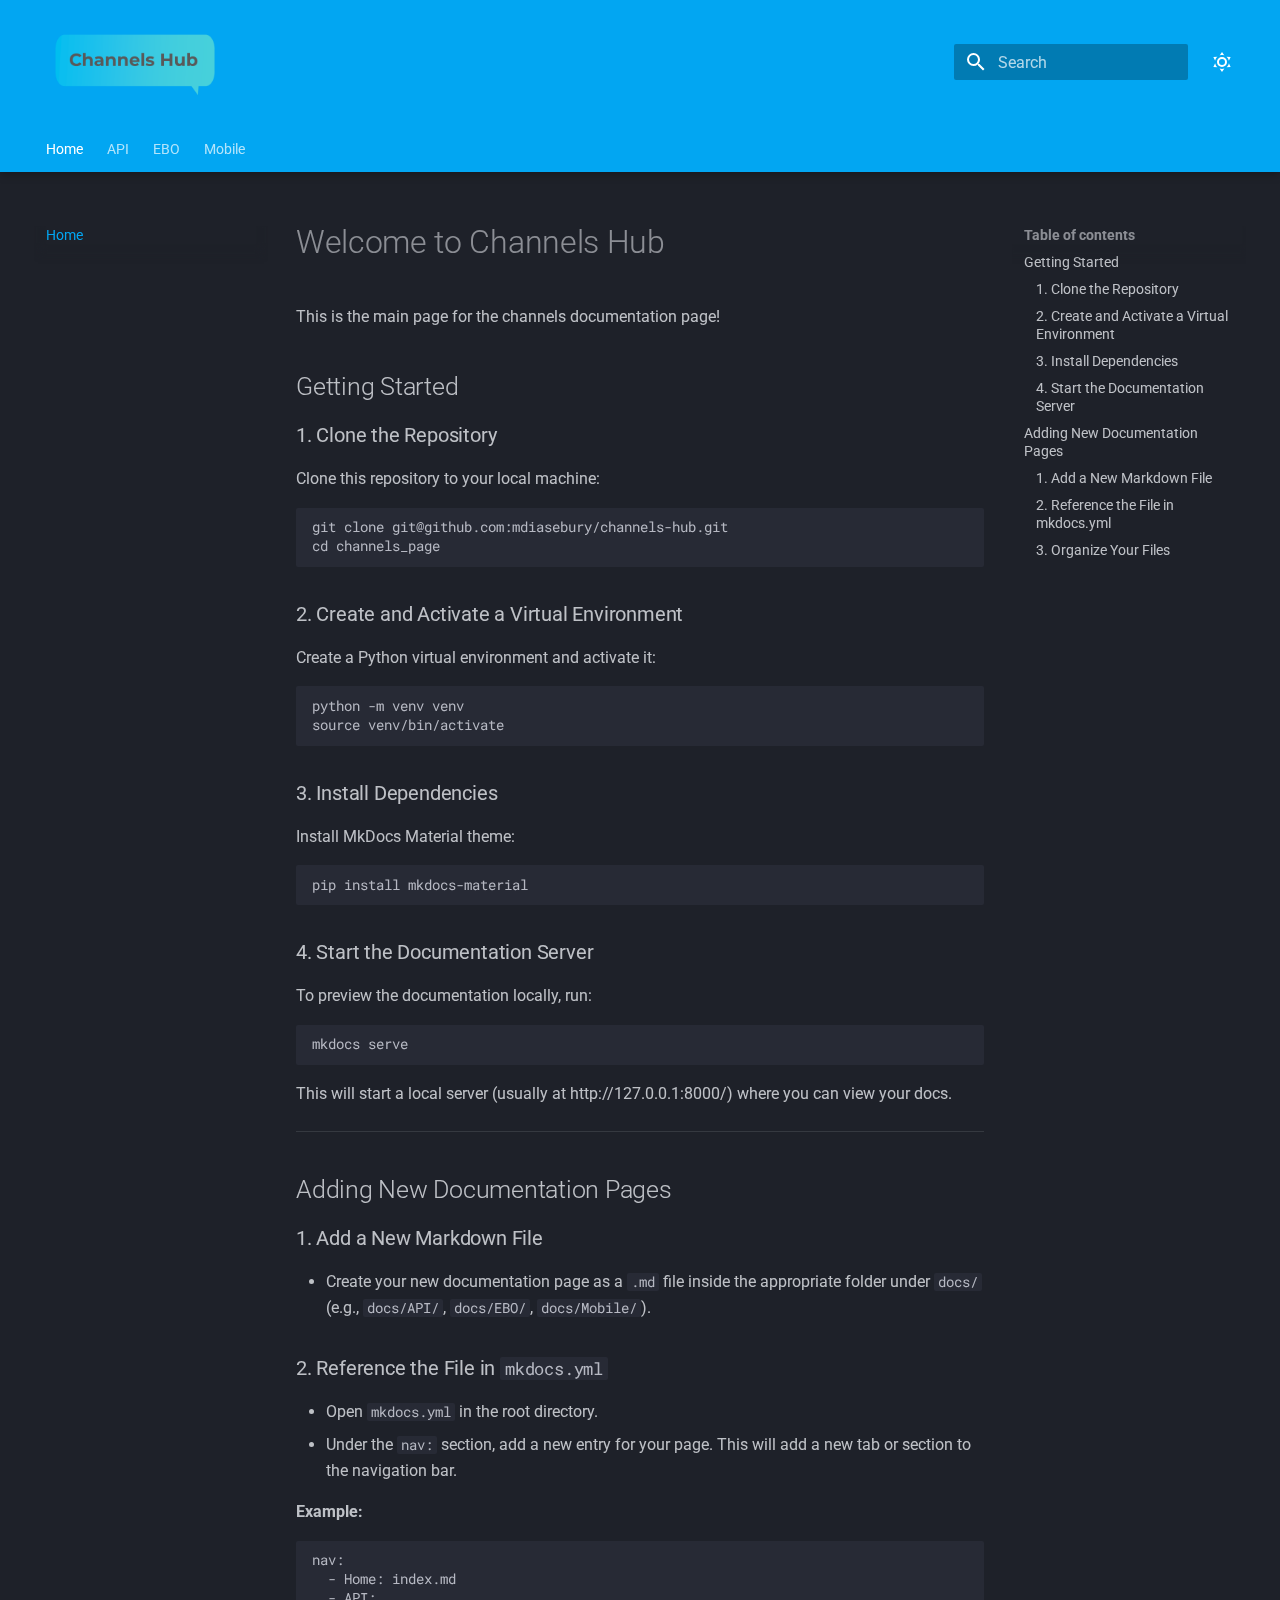
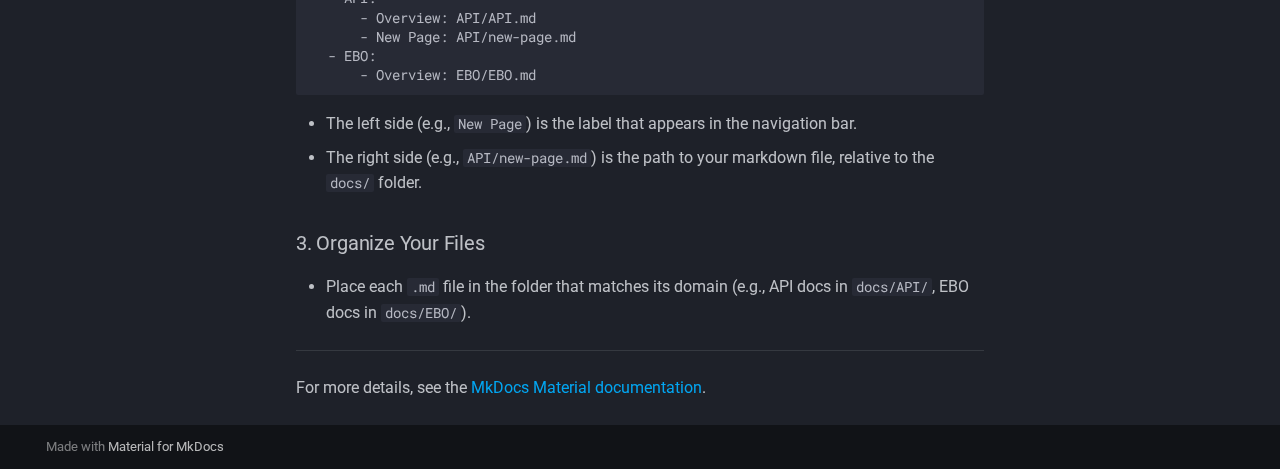
<file: index.html>
<!doctype html>
<html lang="en" class="no-js">
  <head>
    
      <meta charset="utf-8">
      <meta name="viewport" content="width=device-width,initial-scale=1">
      
      
      
        <link rel="canonical" href="https://channels.readthedocs.io/">
      
      
      
        <link rel="next" href="API/API/">
      
      
      <link rel="icon" href="assets/images/favicon.png">
      <meta name="generator" content="mkdocs-1.6.1, mkdocs-material-9.6.17">
    
    
      
        <title>Channels Hub</title>
      
    
    
      <link rel="stylesheet" href="assets/stylesheets/main.7e37652d.min.css">
      
        
        <link rel="stylesheet" href="assets/stylesheets/palette.06af60db.min.css">
      
      


    
    
      
    
    
      
        
        
        <link rel="preconnect" href="https://fonts.gstatic.com" crossorigin>
        <link rel="stylesheet" href="https://fonts.googleapis.com/css?family=Roboto:300,300i,400,400i,700,700i%7CRoboto+Mono:400,400i,700,700i&display=fallback">
        <style>:root{--md-text-font:"Roboto";--md-code-font:"Roboto Mono"}</style>
      
    
    
      <link rel="stylesheet" href="assets/custom.css">
    
    <script>__md_scope=new URL(".",location),__md_hash=e=>[...e].reduce(((e,_)=>(e<<5)-e+_.charCodeAt(0)),0),__md_get=(e,_=localStorage,t=__md_scope)=>JSON.parse(_.getItem(t.pathname+"."+e)),__md_set=(e,_,t=localStorage,a=__md_scope)=>{try{t.setItem(a.pathname+"."+e,JSON.stringify(_))}catch(e){}}</script>
    
      

    
    
    
  </head>
  
  
    
    
      
    
    
    
    
    <body dir="ltr" data-md-color-scheme="slate" data-md-color-primary="light-blue" data-md-color-accent="deep-purple">
  
    
    <input class="md-toggle" data-md-toggle="drawer" type="checkbox" id="__drawer" autocomplete="off">
    <input class="md-toggle" data-md-toggle="search" type="checkbox" id="__search" autocomplete="off">
    <label class="md-overlay" for="__drawer"></label>
    <div data-md-component="skip">
      
        
        <a href="#welcome-to-channels-hub" class="md-skip">
          Skip to content
        </a>
      
    </div>
    <div data-md-component="announce">
      
    </div>
    
    
      

  

<header class="md-header md-header--shadow md-header--lifted" data-md-component="header">
  <nav class="md-header__inner md-grid" aria-label="Header">
    <a href="." title="Channels Hub" class="md-header__button md-logo" aria-label="Channels Hub" data-md-component="logo">
      
  <img src="assets/CHANNELS.png" alt="logo">

    </a>
    <label class="md-header__button md-icon" for="__drawer">
      
      <svg xmlns="http://www.w3.org/2000/svg" viewBox="0 0 24 24"><path d="M3 6h18v2H3zm0 5h18v2H3zm0 5h18v2H3z"/></svg>
    </label>
    <div class="md-header__title" data-md-component="header-title">
      <div class="md-header__ellipsis">
        <div class="md-header__topic">
          <span class="md-ellipsis">
            Channels Hub
          </span>
        </div>
        <div class="md-header__topic" data-md-component="header-topic">
          <span class="md-ellipsis">
            
              Home
            
          </span>
        </div>
      </div>
    </div>
    
      
        <form class="md-header__option" data-md-component="palette">
  
    
    
    
    <input class="md-option" data-md-color-media="" data-md-color-scheme="slate" data-md-color-primary="light-blue" data-md-color-accent="deep-purple"  aria-label="Dark mode"  type="radio" name="__palette" id="__palette_0">
    
      <label class="md-header__button md-icon" title="Dark mode" for="__palette_1" hidden>
        <svg xmlns="http://www.w3.org/2000/svg" viewBox="0 0 24 24"><path d="M12 7a5 5 0 0 1 5 5 5 5 0 0 1-5 5 5 5 0 0 1-5-5 5 5 0 0 1 5-5m0 2a3 3 0 0 0-3 3 3 3 0 0 0 3 3 3 3 0 0 0 3-3 3 3 0 0 0-3-3m0-7 2.39 3.42C13.65 5.15 12.84 5 12 5s-1.65.15-2.39.42zM3.34 7l4.16-.35A7.2 7.2 0 0 0 5.94 8.5c-.44.74-.69 1.5-.83 2.29zm.02 10 1.76-3.77a7.131 7.131 0 0 0 2.38 4.14zM20.65 7l-1.77 3.79a7.02 7.02 0 0 0-2.38-4.15zm-.01 10-4.14.36c.59-.51 1.12-1.14 1.54-1.86.42-.73.69-1.5.83-2.29zM12 22l-2.41-3.44c.74.27 1.55.44 2.41.44.82 0 1.63-.17 2.37-.44z"/></svg>
      </label>
    
  
    
    
    
    <input class="md-option" data-md-color-media="" data-md-color-scheme="default" data-md-color-primary="light-blue" data-md-color-accent="deep-orange"  aria-label="Light mode"  type="radio" name="__palette" id="__palette_1">
    
      <label class="md-header__button md-icon" title="Light mode" for="__palette_0" hidden>
        <svg xmlns="http://www.w3.org/2000/svg" viewBox="0 0 24 24"><path d="m17.75 4.09-2.53 1.94.91 3.06-2.63-1.81-2.63 1.81.91-3.06-2.53-1.94L12.44 4l1.06-3 1.06 3zm3.5 6.91-1.64 1.25.59 1.98-1.7-1.17-1.7 1.17.59-1.98L15.75 11l2.06-.05L18.5 9l.69 1.95zm-2.28 4.95c.83-.08 1.72 1.1 1.19 1.85-.32.45-.66.87-1.08 1.27C15.17 23 8.84 23 4.94 19.07c-3.91-3.9-3.91-10.24 0-14.14.4-.4.82-.76 1.27-1.08.75-.53 1.93.36 1.85 1.19-.27 2.86.69 5.83 2.89 8.02a9.96 9.96 0 0 0 8.02 2.89m-1.64 2.02a12.08 12.08 0 0 1-7.8-3.47c-2.17-2.19-3.33-5-3.49-7.82-2.81 3.14-2.7 7.96.31 10.98 3.02 3.01 7.84 3.12 10.98.31"/></svg>
      </label>
    
  
</form>
      
    
    
      <script>var palette=__md_get("__palette");if(palette&&palette.color){if("(prefers-color-scheme)"===palette.color.media){var media=matchMedia("(prefers-color-scheme: light)"),input=document.querySelector(media.matches?"[data-md-color-media='(prefers-color-scheme: light)']":"[data-md-color-media='(prefers-color-scheme: dark)']");palette.color.media=input.getAttribute("data-md-color-media"),palette.color.scheme=input.getAttribute("data-md-color-scheme"),palette.color.primary=input.getAttribute("data-md-color-primary"),palette.color.accent=input.getAttribute("data-md-color-accent")}for(var[key,value]of Object.entries(palette.color))document.body.setAttribute("data-md-color-"+key,value)}</script>
    
    
    
      
      
        <label class="md-header__button md-icon" for="__search">
          
          <svg xmlns="http://www.w3.org/2000/svg" viewBox="0 0 24 24"><path d="M9.5 3A6.5 6.5 0 0 1 16 9.5c0 1.61-.59 3.09-1.56 4.23l.27.27h.79l5 5-1.5 1.5-5-5v-.79l-.27-.27A6.52 6.52 0 0 1 9.5 16 6.5 6.5 0 0 1 3 9.5 6.5 6.5 0 0 1 9.5 3m0 2C7 5 5 7 5 9.5S7 14 9.5 14 14 12 14 9.5 12 5 9.5 5"/></svg>
        </label>
        <div class="md-search" data-md-component="search" role="dialog">
  <label class="md-search__overlay" for="__search"></label>
  <div class="md-search__inner" role="search">
    <form class="md-search__form" name="search">
      <input type="text" class="md-search__input" name="query" aria-label="Search" placeholder="Search" autocapitalize="off" autocorrect="off" autocomplete="off" spellcheck="false" data-md-component="search-query" required>
      <label class="md-search__icon md-icon" for="__search">
        
        <svg xmlns="http://www.w3.org/2000/svg" viewBox="0 0 24 24"><path d="M9.5 3A6.5 6.5 0 0 1 16 9.5c0 1.61-.59 3.09-1.56 4.23l.27.27h.79l5 5-1.5 1.5-5-5v-.79l-.27-.27A6.52 6.52 0 0 1 9.5 16 6.5 6.5 0 0 1 3 9.5 6.5 6.5 0 0 1 9.5 3m0 2C7 5 5 7 5 9.5S7 14 9.5 14 14 12 14 9.5 12 5 9.5 5"/></svg>
        
        <svg xmlns="http://www.w3.org/2000/svg" viewBox="0 0 24 24"><path d="M20 11v2H8l5.5 5.5-1.42 1.42L4.16 12l7.92-7.92L13.5 5.5 8 11z"/></svg>
      </label>
      <nav class="md-search__options" aria-label="Search">
        
        <button type="reset" class="md-search__icon md-icon" title="Clear" aria-label="Clear" tabindex="-1">
          
          <svg xmlns="http://www.w3.org/2000/svg" viewBox="0 0 24 24"><path d="M19 6.41 17.59 5 12 10.59 6.41 5 5 6.41 10.59 12 5 17.59 6.41 19 12 13.41 17.59 19 19 17.59 13.41 12z"/></svg>
        </button>
      </nav>
      
    </form>
    <div class="md-search__output">
      <div class="md-search__scrollwrap" tabindex="0" data-md-scrollfix>
        <div class="md-search-result" data-md-component="search-result">
          <div class="md-search-result__meta">
            Initializing search
          </div>
          <ol class="md-search-result__list" role="presentation"></ol>
        </div>
      </div>
    </div>
  </div>
</div>
      
    
    
  </nav>
  
    
      
<nav class="md-tabs" aria-label="Tabs" data-md-component="tabs">
  <div class="md-grid">
    <ul class="md-tabs__list">
      
        
  
  
  
    
  
  
    <li class="md-tabs__item md-tabs__item--active">
      <a href="." class="md-tabs__link">
        
  
  
    
  
  Home

      </a>
    </li>
  

      
        
  
  
  
  
    
    
      <li class="md-tabs__item">
        <a href="API/API/" class="md-tabs__link">
          
  
  
  API

        </a>
      </li>
    
  

      
        
  
  
  
  
    
    
      <li class="md-tabs__item">
        <a href="EBO/EBO/" class="md-tabs__link">
          
  
  
  EBO

        </a>
      </li>
    
  

      
        
  
  
  
  
    
    
      <li class="md-tabs__item">
        <a href="Mobile/Mobile/" class="md-tabs__link">
          
  
  
  Mobile

        </a>
      </li>
    
  

      
    </ul>
  </div>
</nav>
    
  
</header>
    
    <div class="md-container" data-md-component="container">
      
      
        
      
      <main class="md-main" data-md-component="main">
        <div class="md-main__inner md-grid">
          
            
              
              <div class="md-sidebar md-sidebar--primary" data-md-component="sidebar" data-md-type="navigation" >
                <div class="md-sidebar__scrollwrap">
                  <div class="md-sidebar__inner">
                    


  


<nav class="md-nav md-nav--primary md-nav--lifted" aria-label="Navigation" data-md-level="0">
  <label class="md-nav__title" for="__drawer">
    <a href="." title="Channels Hub" class="md-nav__button md-logo" aria-label="Channels Hub" data-md-component="logo">
      
  <img src="assets/CHANNELS.png" alt="logo">

    </a>
    Channels Hub
  </label>
  
  <ul class="md-nav__list" data-md-scrollfix>
    
      
      
  
  
    
  
  
  
    <li class="md-nav__item md-nav__item--active">
      
      <input class="md-nav__toggle md-toggle" type="checkbox" id="__toc">
      
      
        
      
      
        <label class="md-nav__link md-nav__link--active" for="__toc">
          
  
  
  <span class="md-ellipsis">
    Home
    
  </span>
  

          <span class="md-nav__icon md-icon"></span>
        </label>
      
      <a href="." class="md-nav__link md-nav__link--active">
        
  
  
  <span class="md-ellipsis">
    Home
    
  </span>
  

      </a>
      
        

<nav class="md-nav md-nav--secondary" aria-label="Table of contents">
  
  
  
    
  
  
    <label class="md-nav__title" for="__toc">
      <span class="md-nav__icon md-icon"></span>
      Table of contents
    </label>
    <ul class="md-nav__list" data-md-component="toc" data-md-scrollfix>
      
        <li class="md-nav__item">
  <a href="#getting-started" class="md-nav__link">
    <span class="md-ellipsis">
      Getting Started
    </span>
  </a>
  
    <nav class="md-nav" aria-label="Getting Started">
      <ul class="md-nav__list">
        
          <li class="md-nav__item">
  <a href="#1-clone-the-repository" class="md-nav__link">
    <span class="md-ellipsis">
      1. Clone the Repository
    </span>
  </a>
  
</li>
        
          <li class="md-nav__item">
  <a href="#2-create-and-activate-a-virtual-environment" class="md-nav__link">
    <span class="md-ellipsis">
      2. Create and Activate a Virtual Environment
    </span>
  </a>
  
</li>
        
          <li class="md-nav__item">
  <a href="#3-install-dependencies" class="md-nav__link">
    <span class="md-ellipsis">
      3. Install Dependencies
    </span>
  </a>
  
</li>
        
          <li class="md-nav__item">
  <a href="#4-start-the-documentation-server" class="md-nav__link">
    <span class="md-ellipsis">
      4. Start the Documentation Server
    </span>
  </a>
  
</li>
        
      </ul>
    </nav>
  
</li>
      
        <li class="md-nav__item">
  <a href="#adding-new-documentation-pages" class="md-nav__link">
    <span class="md-ellipsis">
      Adding New Documentation Pages
    </span>
  </a>
  
    <nav class="md-nav" aria-label="Adding New Documentation Pages">
      <ul class="md-nav__list">
        
          <li class="md-nav__item">
  <a href="#1-add-a-new-markdown-file" class="md-nav__link">
    <span class="md-ellipsis">
      1. Add a New Markdown File
    </span>
  </a>
  
</li>
        
          <li class="md-nav__item">
  <a href="#2-reference-the-file-in-mkdocsyml" class="md-nav__link">
    <span class="md-ellipsis">
      2. Reference the File in mkdocs.yml
    </span>
  </a>
  
</li>
        
          <li class="md-nav__item">
  <a href="#3-organize-your-files" class="md-nav__link">
    <span class="md-ellipsis">
      3. Organize Your Files
    </span>
  </a>
  
</li>
        
      </ul>
    </nav>
  
</li>
      
    </ul>
  
</nav>
      
    </li>
  

    
      
      
  
  
  
  
    
    
    
    
      
      
        
      
    
    
    <li class="md-nav__item md-nav__item--nested">
      
        
        
          
        
        <input class="md-nav__toggle md-toggle md-toggle--indeterminate" type="checkbox" id="__nav_2" >
        
          
          <label class="md-nav__link" for="__nav_2" id="__nav_2_label" tabindex="0">
            
  
  
  <span class="md-ellipsis">
    API
    
  </span>
  

            <span class="md-nav__icon md-icon"></span>
          </label>
        
        <nav class="md-nav" data-md-level="1" aria-labelledby="__nav_2_label" aria-expanded="false">
          <label class="md-nav__title" for="__nav_2">
            <span class="md-nav__icon md-icon"></span>
            API
          </label>
          <ul class="md-nav__list" data-md-scrollfix>
            
              
                
  
  
  
  
    <li class="md-nav__item">
      <a href="API/API/" class="md-nav__link">
        
  
  
  <span class="md-ellipsis">
    Overview
    
  </span>
  

      </a>
    </li>
  

              
            
              
                
  
  
  
  
    <li class="md-nav__item">
      <a href="API/api-endpoints/" class="md-nav__link">
        
  
  
  <span class="md-ellipsis">
    Endpoints
    
  </span>
  

      </a>
    </li>
  

              
            
              
                
  
  
  
  
    <li class="md-nav__item">
      <a href="API/api-auth/" class="md-nav__link">
        
  
  
  <span class="md-ellipsis">
    Authentication
    
  </span>
  

      </a>
    </li>
  

              
            
          </ul>
        </nav>
      
    </li>
  

    
      
      
  
  
  
  
    
    
    
    
      
      
        
      
    
    
    <li class="md-nav__item md-nav__item--nested">
      
        
        
          
        
        <input class="md-nav__toggle md-toggle md-toggle--indeterminate" type="checkbox" id="__nav_3" >
        
          
          <label class="md-nav__link" for="__nav_3" id="__nav_3_label" tabindex="0">
            
  
  
  <span class="md-ellipsis">
    EBO
    
  </span>
  

            <span class="md-nav__icon md-icon"></span>
          </label>
        
        <nav class="md-nav" data-md-level="1" aria-labelledby="__nav_3_label" aria-expanded="false">
          <label class="md-nav__title" for="__nav_3">
            <span class="md-nav__icon md-icon"></span>
            EBO
          </label>
          <ul class="md-nav__list" data-md-scrollfix>
            
              
                
  
  
  
  
    <li class="md-nav__item">
      <a href="EBO/EBO/" class="md-nav__link">
        
  
  
  <span class="md-ellipsis">
    Overview
    
  </span>
  

      </a>
    </li>
  

              
            
              
                
  
  
  
  
    <li class="md-nav__item">
      <a href="EBO/Architecture/" class="md-nav__link">
        
  
  
  <span class="md-ellipsis">
    Architecture
    
  </span>
  

      </a>
    </li>
  

              
            
          </ul>
        </nav>
      
    </li>
  

    
      
      
  
  
  
  
    
    
    
    
      
      
        
      
    
    
    <li class="md-nav__item md-nav__item--nested">
      
        
        
          
        
        <input class="md-nav__toggle md-toggle md-toggle--indeterminate" type="checkbox" id="__nav_4" >
        
          
          <label class="md-nav__link" for="__nav_4" id="__nav_4_label" tabindex="0">
            
  
  
  <span class="md-ellipsis">
    Mobile
    
  </span>
  

            <span class="md-nav__icon md-icon"></span>
          </label>
        
        <nav class="md-nav" data-md-level="1" aria-labelledby="__nav_4_label" aria-expanded="false">
          <label class="md-nav__title" for="__nav_4">
            <span class="md-nav__icon md-icon"></span>
            Mobile
          </label>
          <ul class="md-nav__list" data-md-scrollfix>
            
              
                
  
  
  
  
    <li class="md-nav__item">
      <a href="Mobile/Mobile/" class="md-nav__link">
        
  
  
  <span class="md-ellipsis">
    Overview
    
  </span>
  

      </a>
    </li>
  

              
            
          </ul>
        </nav>
      
    </li>
  

    
  </ul>
</nav>
                  </div>
                </div>
              </div>
            
            
              
              <div class="md-sidebar md-sidebar--secondary" data-md-component="sidebar" data-md-type="toc" >
                <div class="md-sidebar__scrollwrap">
                  <div class="md-sidebar__inner">
                    

<nav class="md-nav md-nav--secondary" aria-label="Table of contents">
  
  
  
    
  
  
    <label class="md-nav__title" for="__toc">
      <span class="md-nav__icon md-icon"></span>
      Table of contents
    </label>
    <ul class="md-nav__list" data-md-component="toc" data-md-scrollfix>
      
        <li class="md-nav__item">
  <a href="#getting-started" class="md-nav__link">
    <span class="md-ellipsis">
      Getting Started
    </span>
  </a>
  
    <nav class="md-nav" aria-label="Getting Started">
      <ul class="md-nav__list">
        
          <li class="md-nav__item">
  <a href="#1-clone-the-repository" class="md-nav__link">
    <span class="md-ellipsis">
      1. Clone the Repository
    </span>
  </a>
  
</li>
        
          <li class="md-nav__item">
  <a href="#2-create-and-activate-a-virtual-environment" class="md-nav__link">
    <span class="md-ellipsis">
      2. Create and Activate a Virtual Environment
    </span>
  </a>
  
</li>
        
          <li class="md-nav__item">
  <a href="#3-install-dependencies" class="md-nav__link">
    <span class="md-ellipsis">
      3. Install Dependencies
    </span>
  </a>
  
</li>
        
          <li class="md-nav__item">
  <a href="#4-start-the-documentation-server" class="md-nav__link">
    <span class="md-ellipsis">
      4. Start the Documentation Server
    </span>
  </a>
  
</li>
        
      </ul>
    </nav>
  
</li>
      
        <li class="md-nav__item">
  <a href="#adding-new-documentation-pages" class="md-nav__link">
    <span class="md-ellipsis">
      Adding New Documentation Pages
    </span>
  </a>
  
    <nav class="md-nav" aria-label="Adding New Documentation Pages">
      <ul class="md-nav__list">
        
          <li class="md-nav__item">
  <a href="#1-add-a-new-markdown-file" class="md-nav__link">
    <span class="md-ellipsis">
      1. Add a New Markdown File
    </span>
  </a>
  
</li>
        
          <li class="md-nav__item">
  <a href="#2-reference-the-file-in-mkdocsyml" class="md-nav__link">
    <span class="md-ellipsis">
      2. Reference the File in mkdocs.yml
    </span>
  </a>
  
</li>
        
          <li class="md-nav__item">
  <a href="#3-organize-your-files" class="md-nav__link">
    <span class="md-ellipsis">
      3. Organize Your Files
    </span>
  </a>
  
</li>
        
      </ul>
    </nav>
  
</li>
      
    </ul>
  
</nav>
                  </div>
                </div>
              </div>
            
          
          
            <div class="md-content" data-md-component="content">
              <article class="md-content__inner md-typeset">
                
                  



<h1 id="welcome-to-channels-hub">Welcome to Channels Hub</h1>
<p>This is the main page for the channels documentation page!</p>
<h2 id="getting-started">Getting Started</h2>
<h3 id="1-clone-the-repository">1. Clone the Repository</h3>
<p>Clone this repository to your local machine:</p>
<pre><code class="language-bash">git clone git@github.com:mdiasebury/channels-hub.git
cd channels_page
</code></pre>
<h3 id="2-create-and-activate-a-virtual-environment">2. Create and Activate a Virtual Environment</h3>
<p>Create a Python virtual environment and activate it:</p>
<pre><code class="language-bash">python -m venv venv
source venv/bin/activate
</code></pre>
<h3 id="3-install-dependencies">3. Install Dependencies</h3>
<p>Install MkDocs Material theme:</p>
<pre><code class="language-bash">pip install mkdocs-material
</code></pre>
<h3 id="4-start-the-documentation-server">4. Start the Documentation Server</h3>
<p>To preview the documentation locally, run:</p>
<pre><code class="language-bash">mkdocs serve
</code></pre>
<p>This will start a local server (usually at http://127.0.0.1:8000/) where you can view your docs.</p>
<hr />
<h2 id="adding-new-documentation-pages">Adding New Documentation Pages</h2>
<h3 id="1-add-a-new-markdown-file">1. Add a New Markdown File</h3>
<ul>
<li>Create your new documentation page as a <code>.md</code> file inside the appropriate folder under <code>docs/</code> (e.g., <code>docs/API/</code>, <code>docs/EBO/</code>, <code>docs/Mobile/</code>).</li>
</ul>
<h3 id="2-reference-the-file-in-mkdocsyml">2. Reference the File in <code>mkdocs.yml</code></h3>
<ul>
<li>Open <code>mkdocs.yml</code> in the root directory.</li>
<li>Under the <code>nav:</code> section, add a new entry for your page. This will add a new tab or section to the navigation bar.</li>
</ul>
<p><strong>Example:</strong></p>
<pre><code class="language-yaml">nav:
  - Home: index.md
  - API:
      - Overview: API/API.md
      - New Page: API/new-page.md
  - EBO:
      - Overview: EBO/EBO.md
</code></pre>
<ul>
<li>The left side (e.g., <code>New Page</code>) is the label that appears in the navigation bar.</li>
<li>The right side (e.g., <code>API/new-page.md</code>) is the path to your markdown file, relative to the <code>docs/</code> folder.</li>
</ul>
<h3 id="3-organize-your-files">3. Organize Your Files</h3>
<ul>
<li>Place each <code>.md</code> file in the folder that matches its domain (e.g., API docs in <code>docs/API/</code>, EBO docs in <code>docs/EBO/</code>).</li>
</ul>
<hr />
<p>For more details, see the <a href="https://squidfunk.github.io/mkdocs-material/">MkDocs Material documentation</a>.</p>












                
              </article>
            </div>
          
          
<script>var target=document.getElementById(location.hash.slice(1));target&&target.name&&(target.checked=target.name.startsWith("__tabbed_"))</script>
        </div>
        
      </main>
      
        <footer class="md-footer">
  
  <div class="md-footer-meta md-typeset">
    <div class="md-footer-meta__inner md-grid">
      <div class="md-copyright">
  
  
    Made with
    <a href="https://squidfunk.github.io/mkdocs-material/" target="_blank" rel="noopener">
      Material for MkDocs
    </a>
  
</div>
      
    </div>
  </div>
</footer>
      
    </div>
    <div class="md-dialog" data-md-component="dialog">
      <div class="md-dialog__inner md-typeset"></div>
    </div>
    
    
    
      
      <script id="__config" type="application/json">{"base": ".", "features": ["navigation.tabs", "navigation.tabs.sticky", "navigation.sections", "navigation.expand"], "search": "assets/javascripts/workers/search.973d3a69.min.js", "tags": null, "translations": {"clipboard.copied": "Copied to clipboard", "clipboard.copy": "Copy to clipboard", "search.result.more.one": "1 more on this page", "search.result.more.other": "# more on this page", "search.result.none": "No matching documents", "search.result.one": "1 matching document", "search.result.other": "# matching documents", "search.result.placeholder": "Type to start searching", "search.result.term.missing": "Missing", "select.version": "Select version"}, "version": null}</script>
    
    
      <script src="assets/javascripts/bundle.92b07e13.min.js"></script>
      
    
  </body>
</html>
</file>
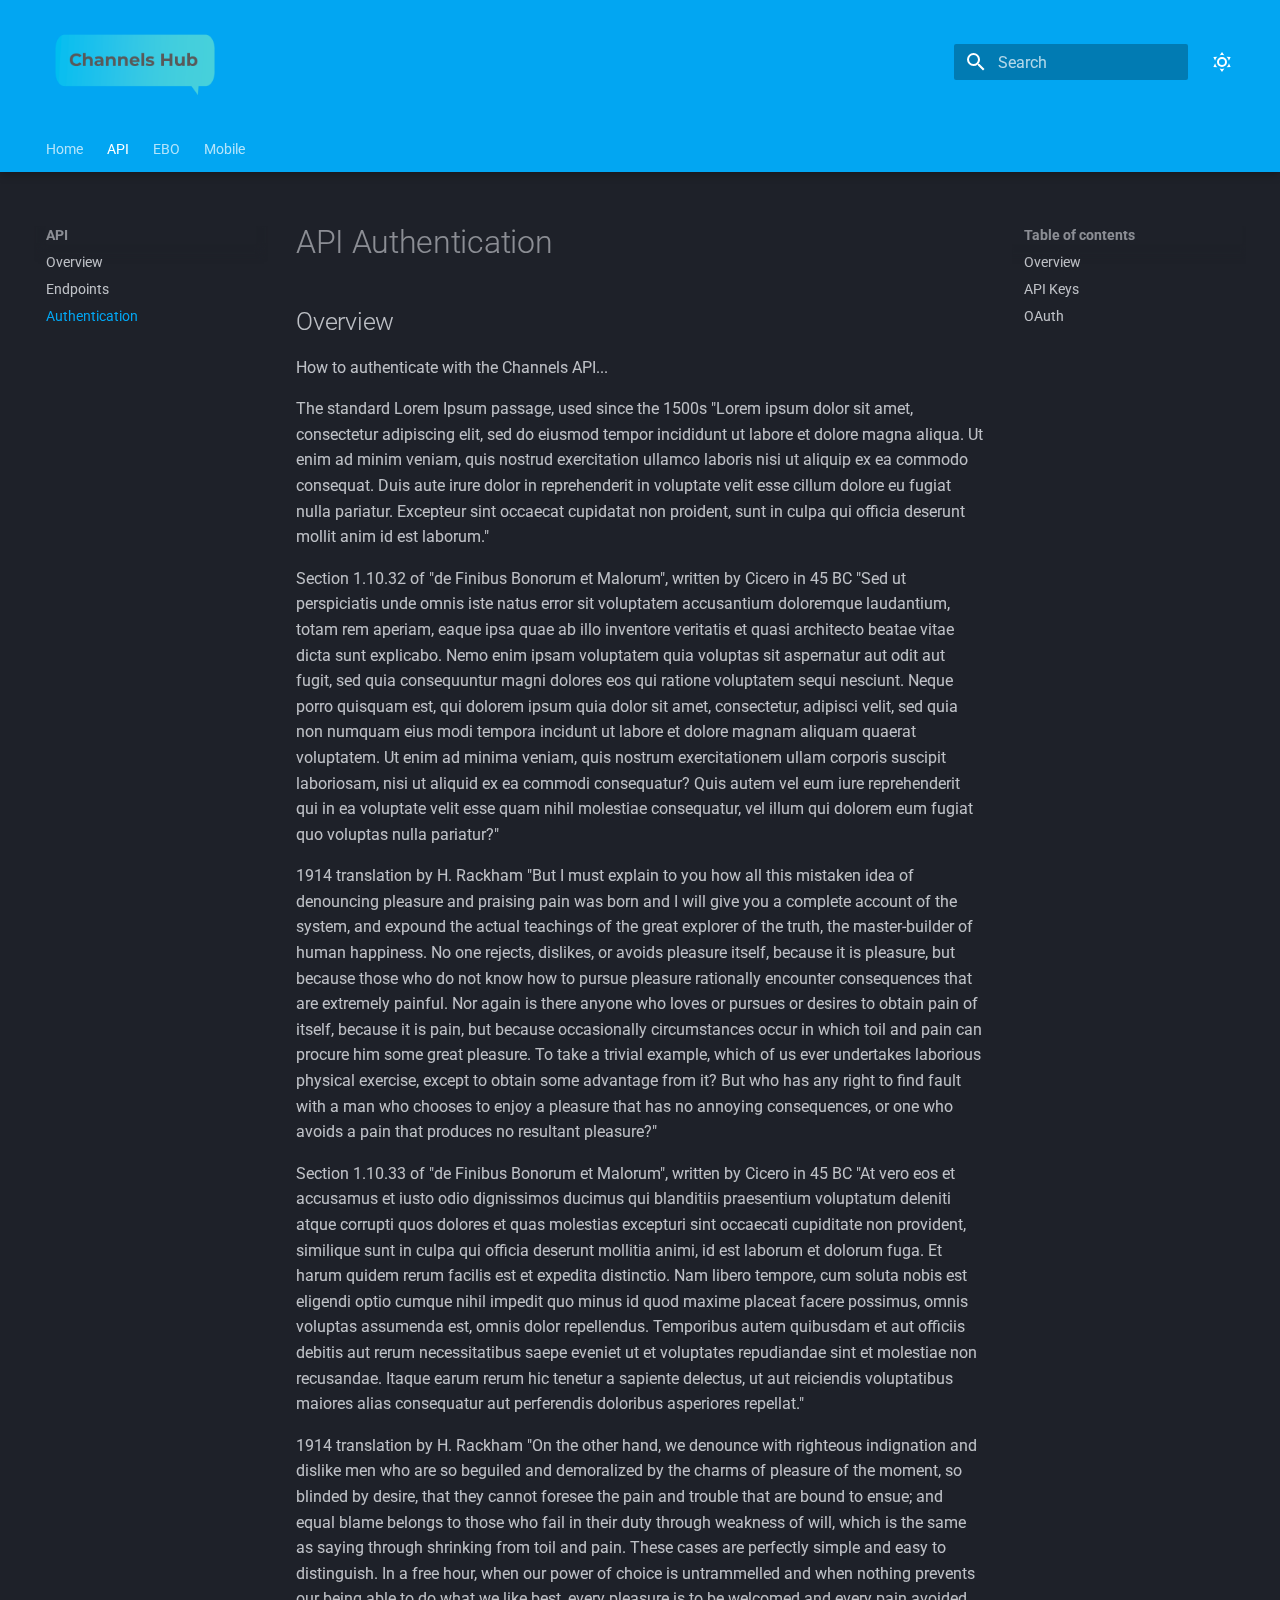
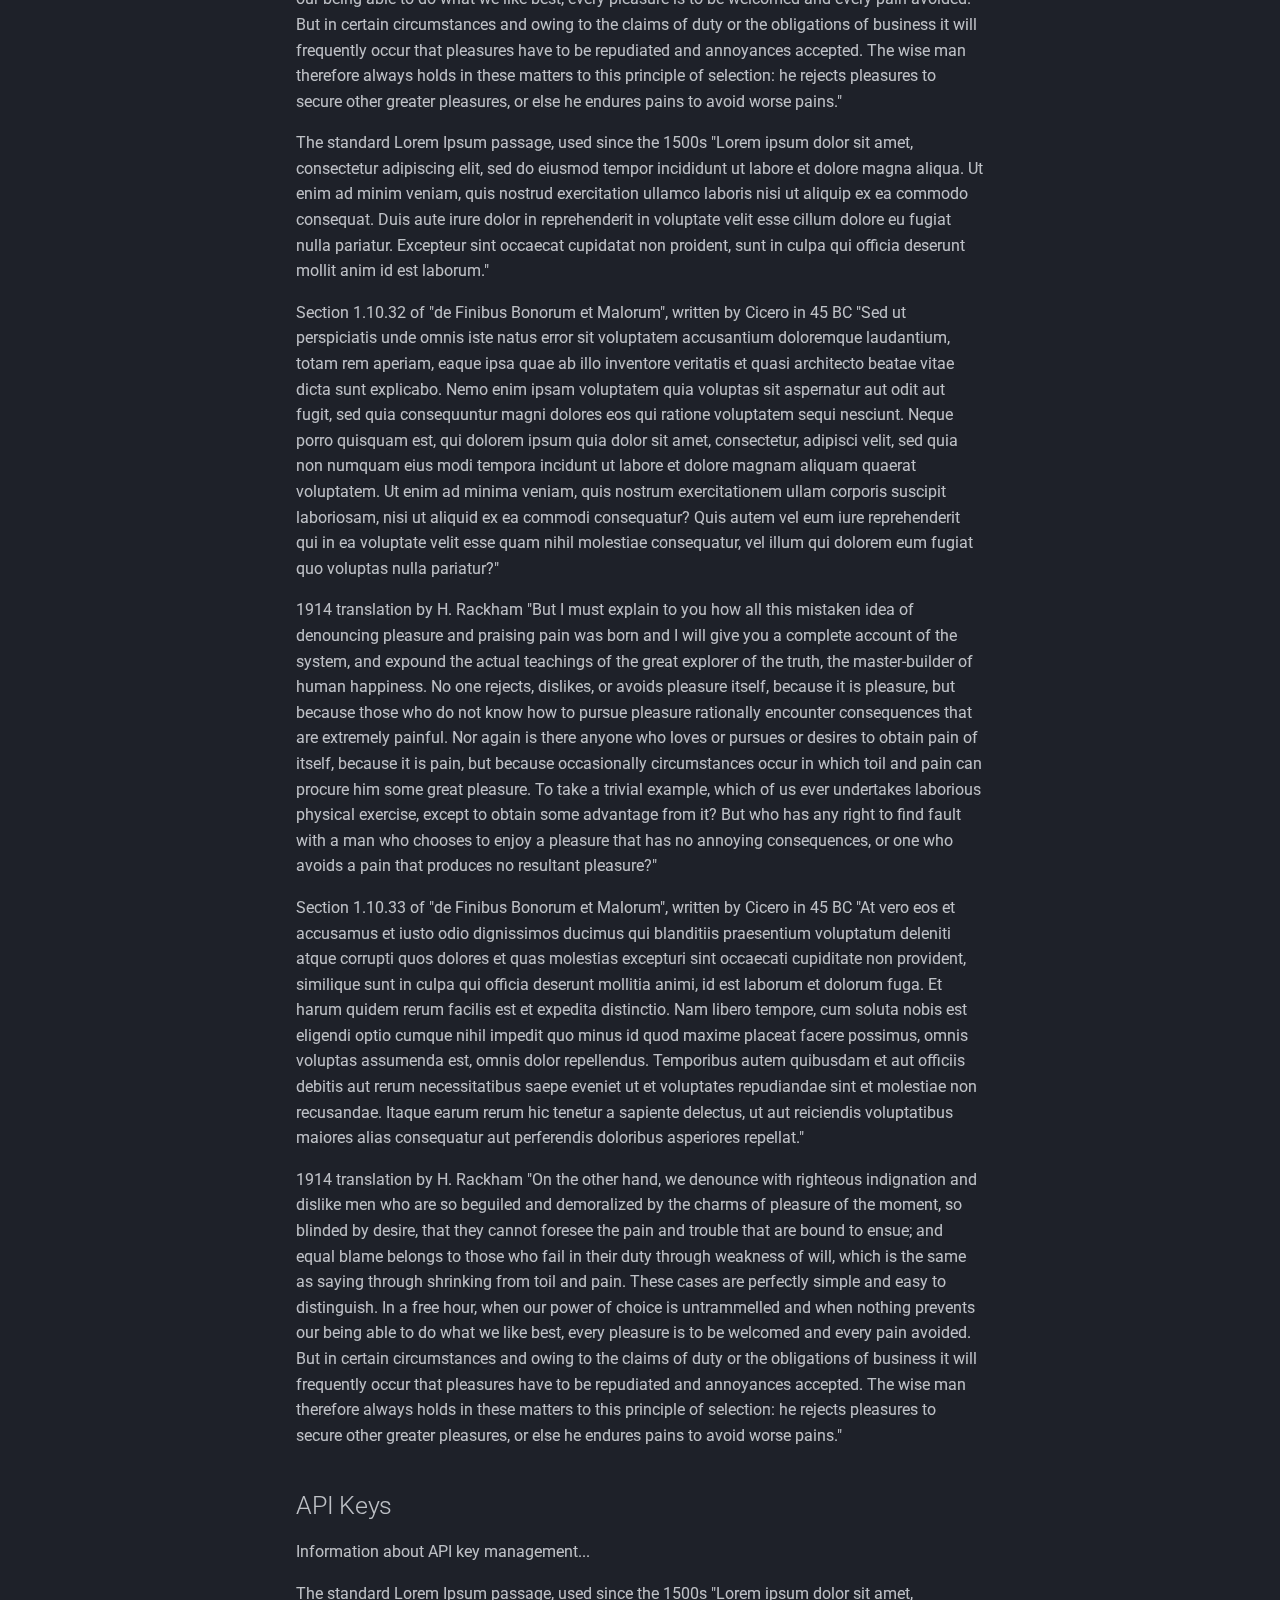
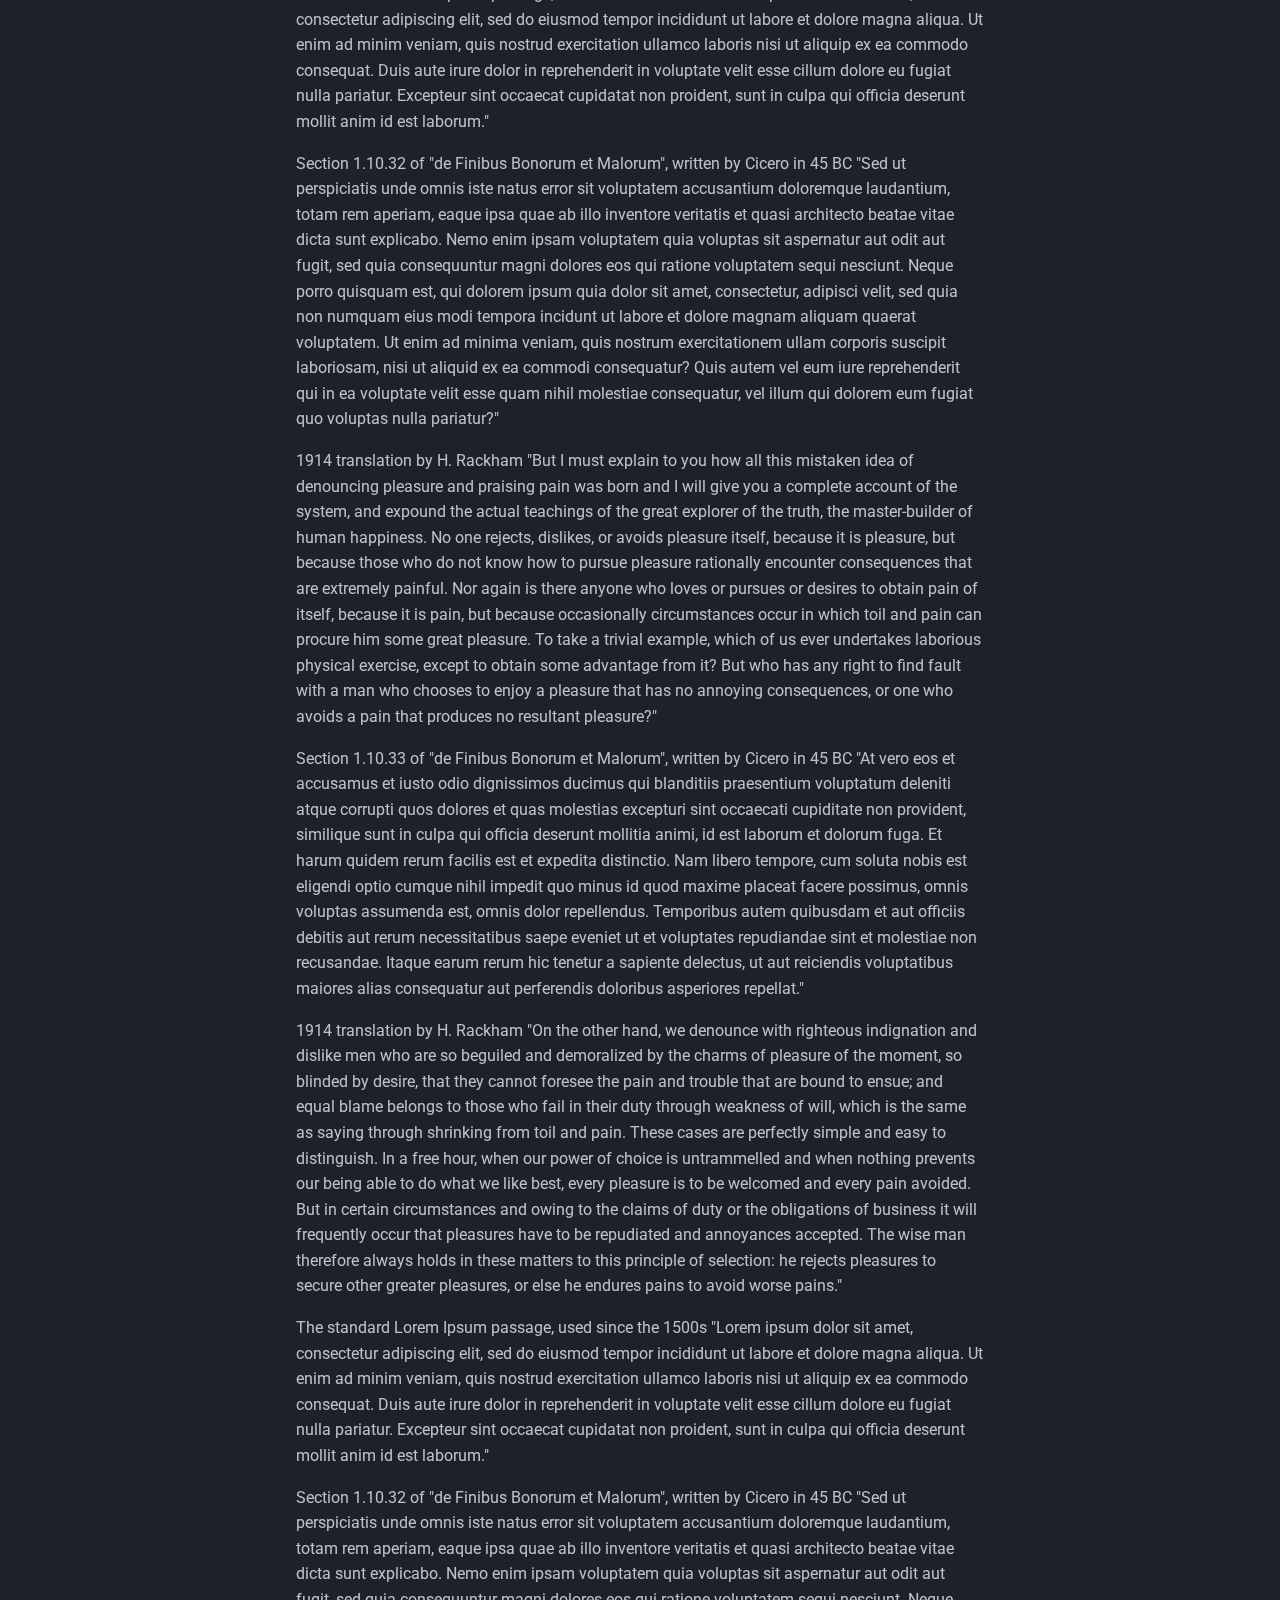
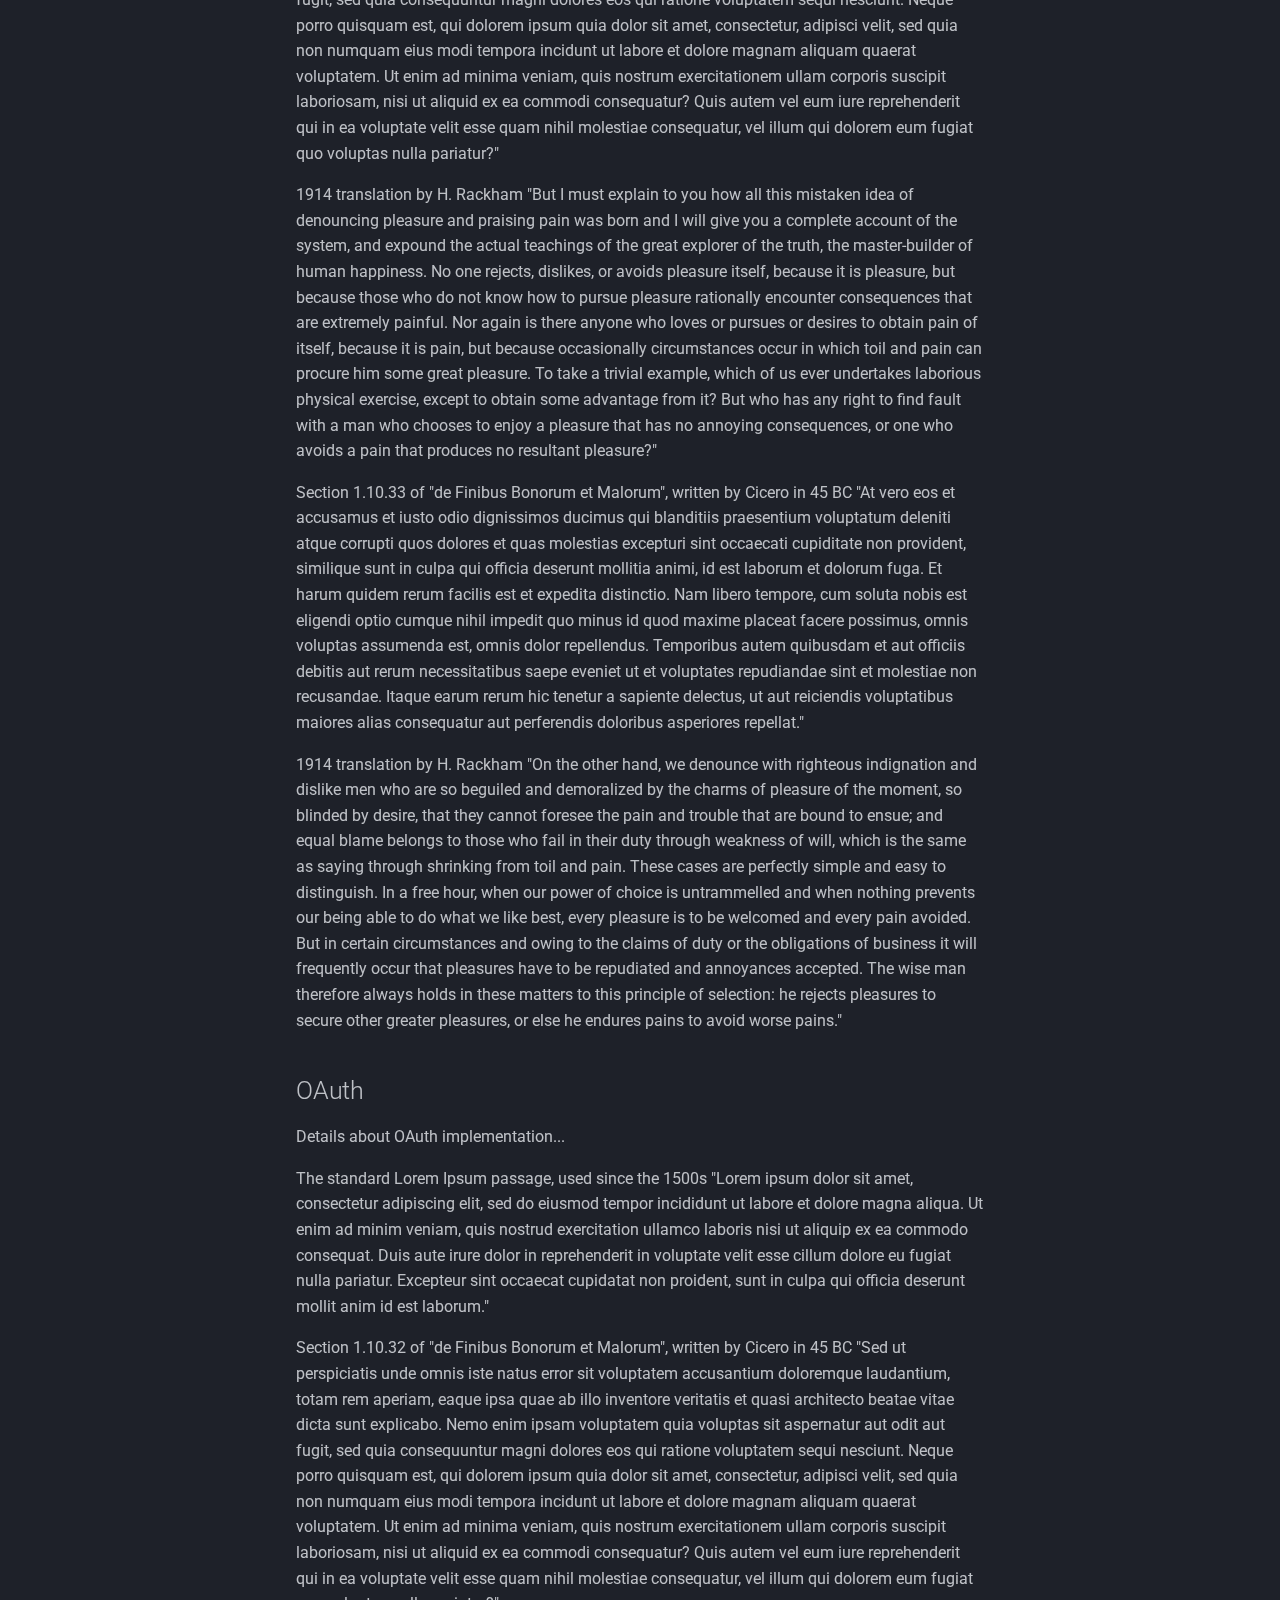
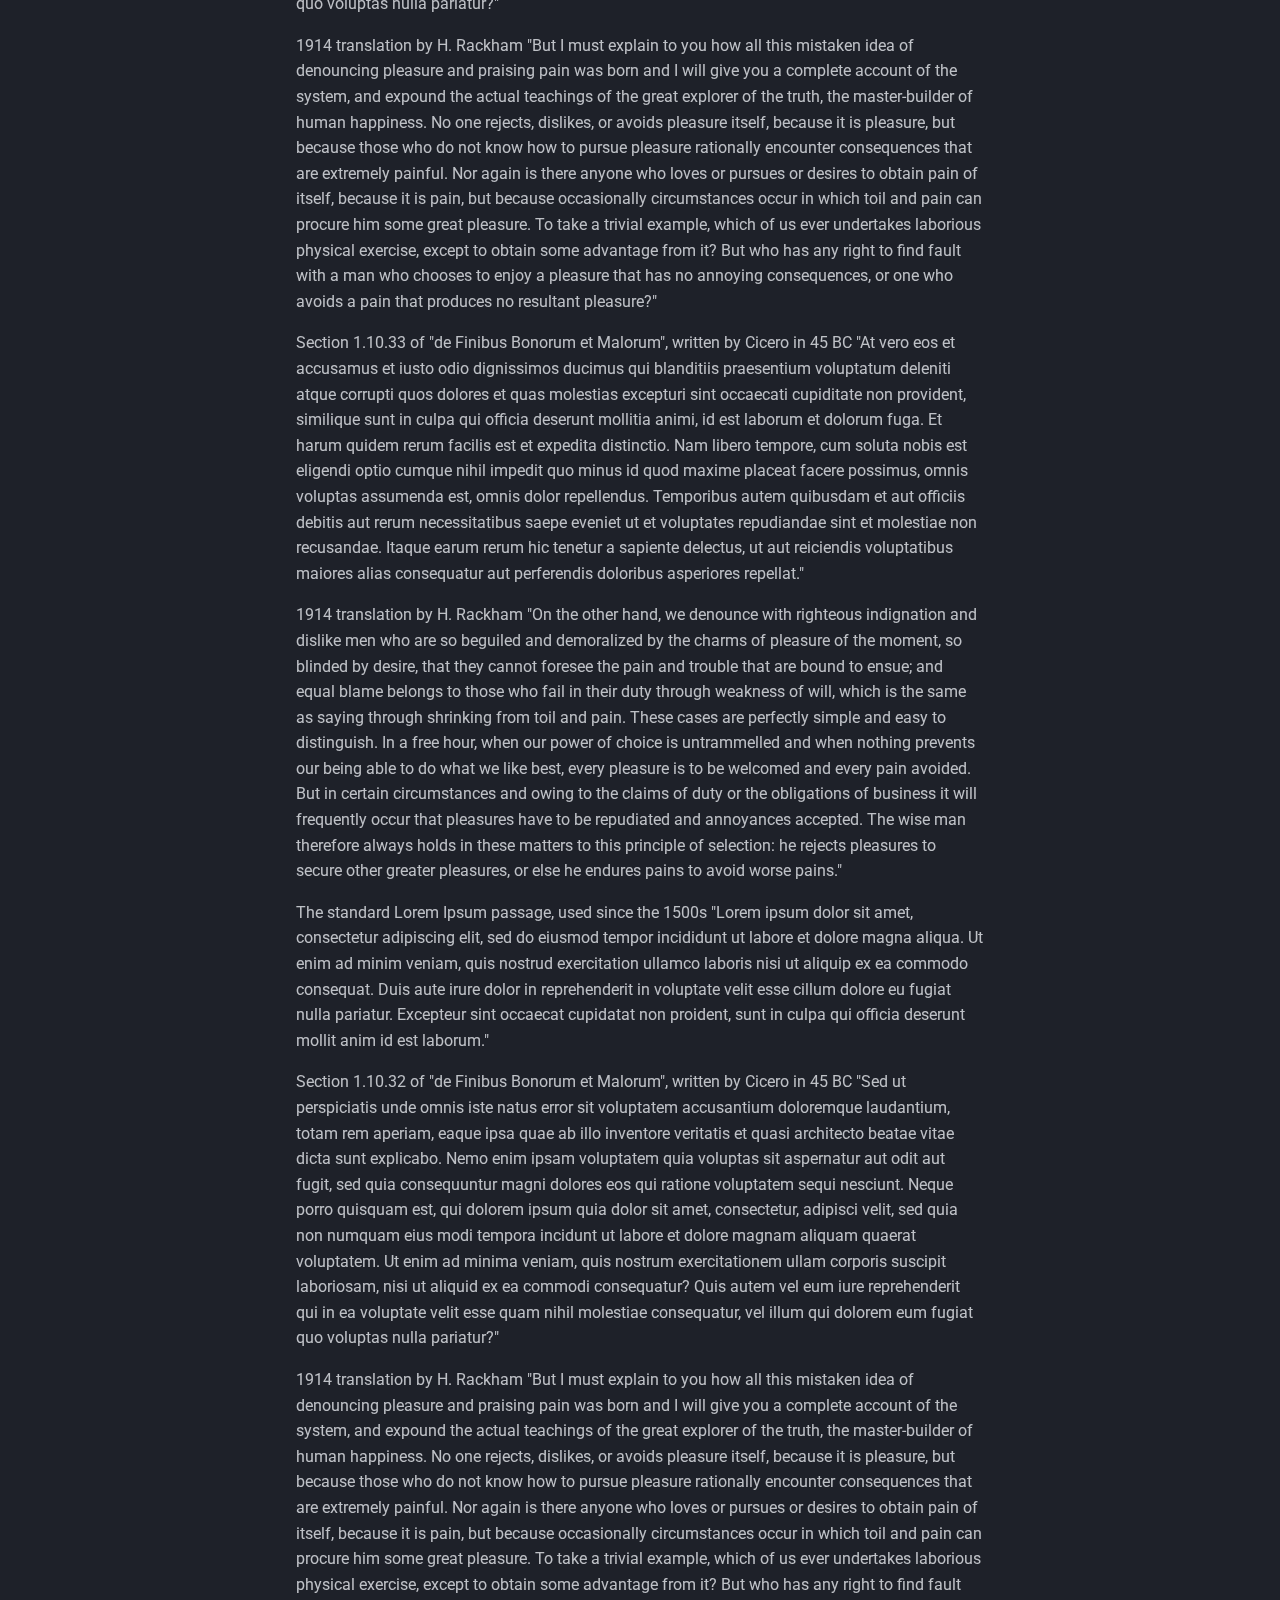
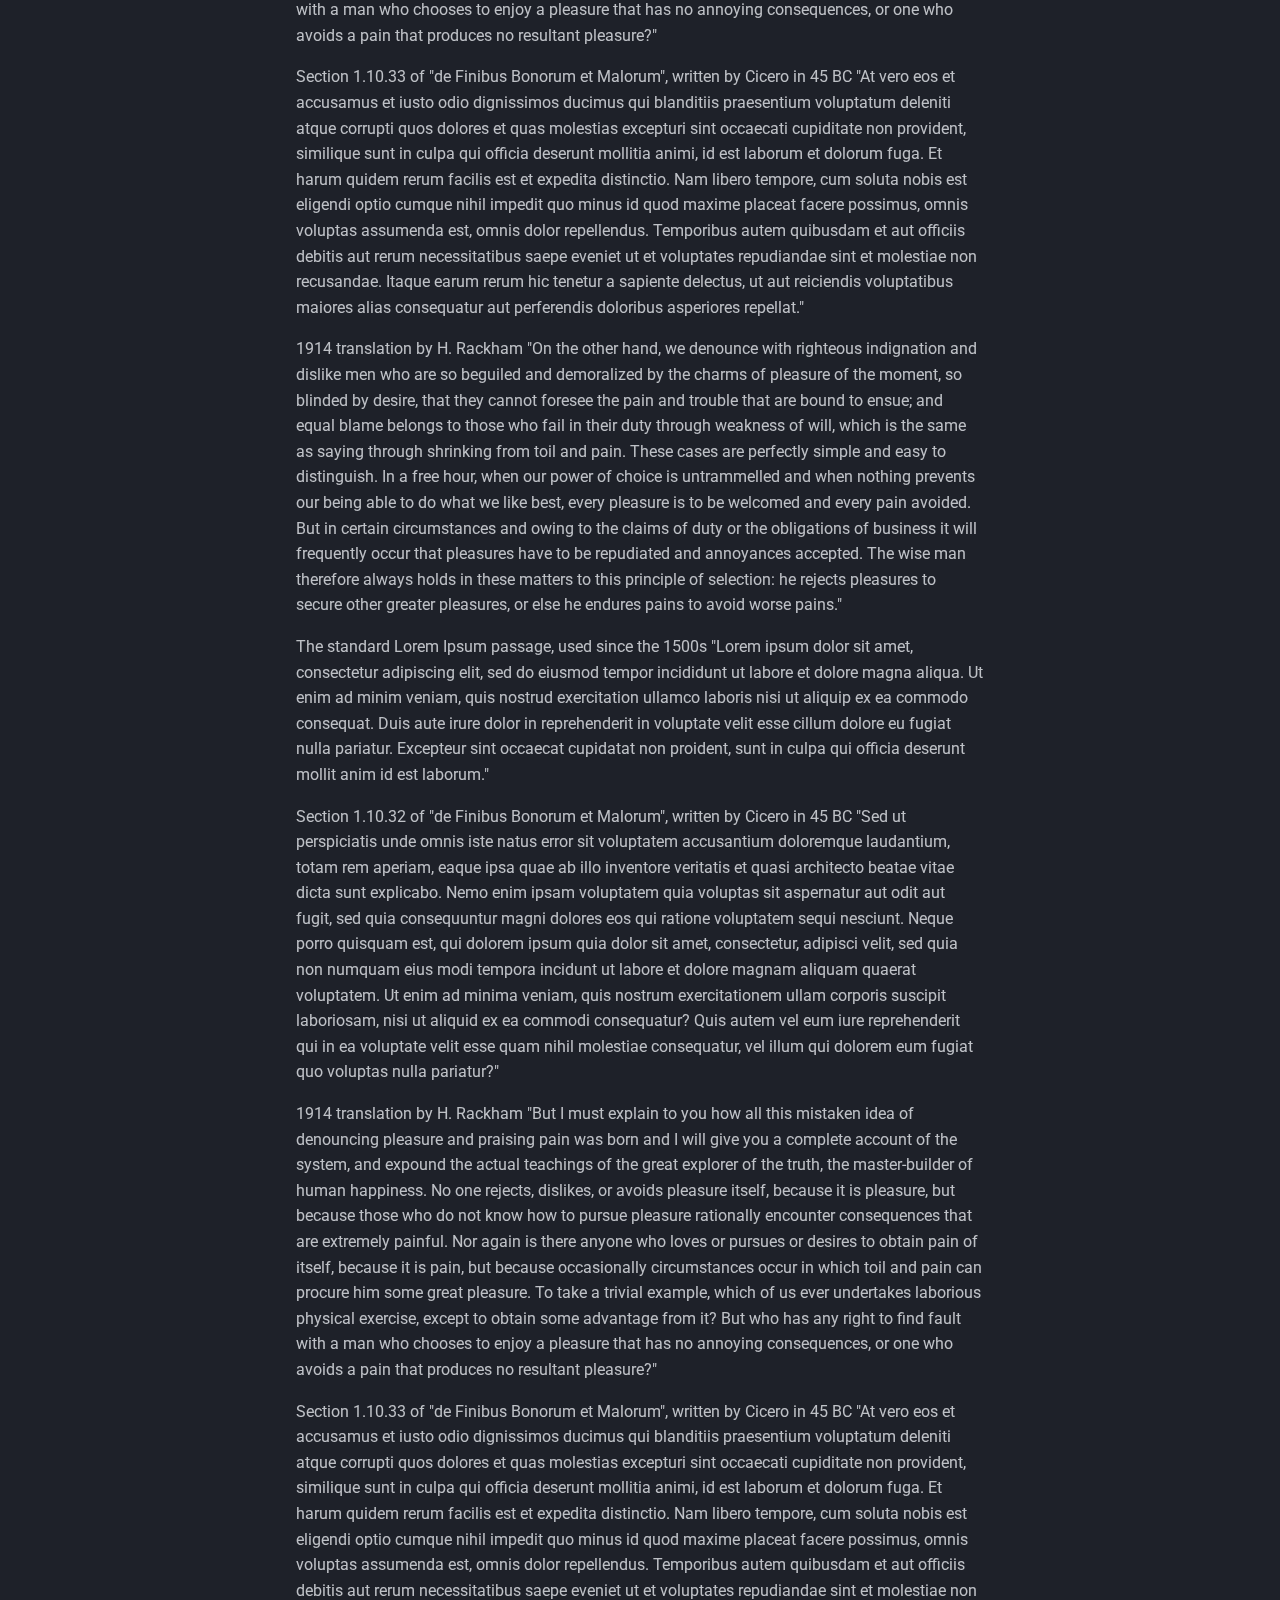
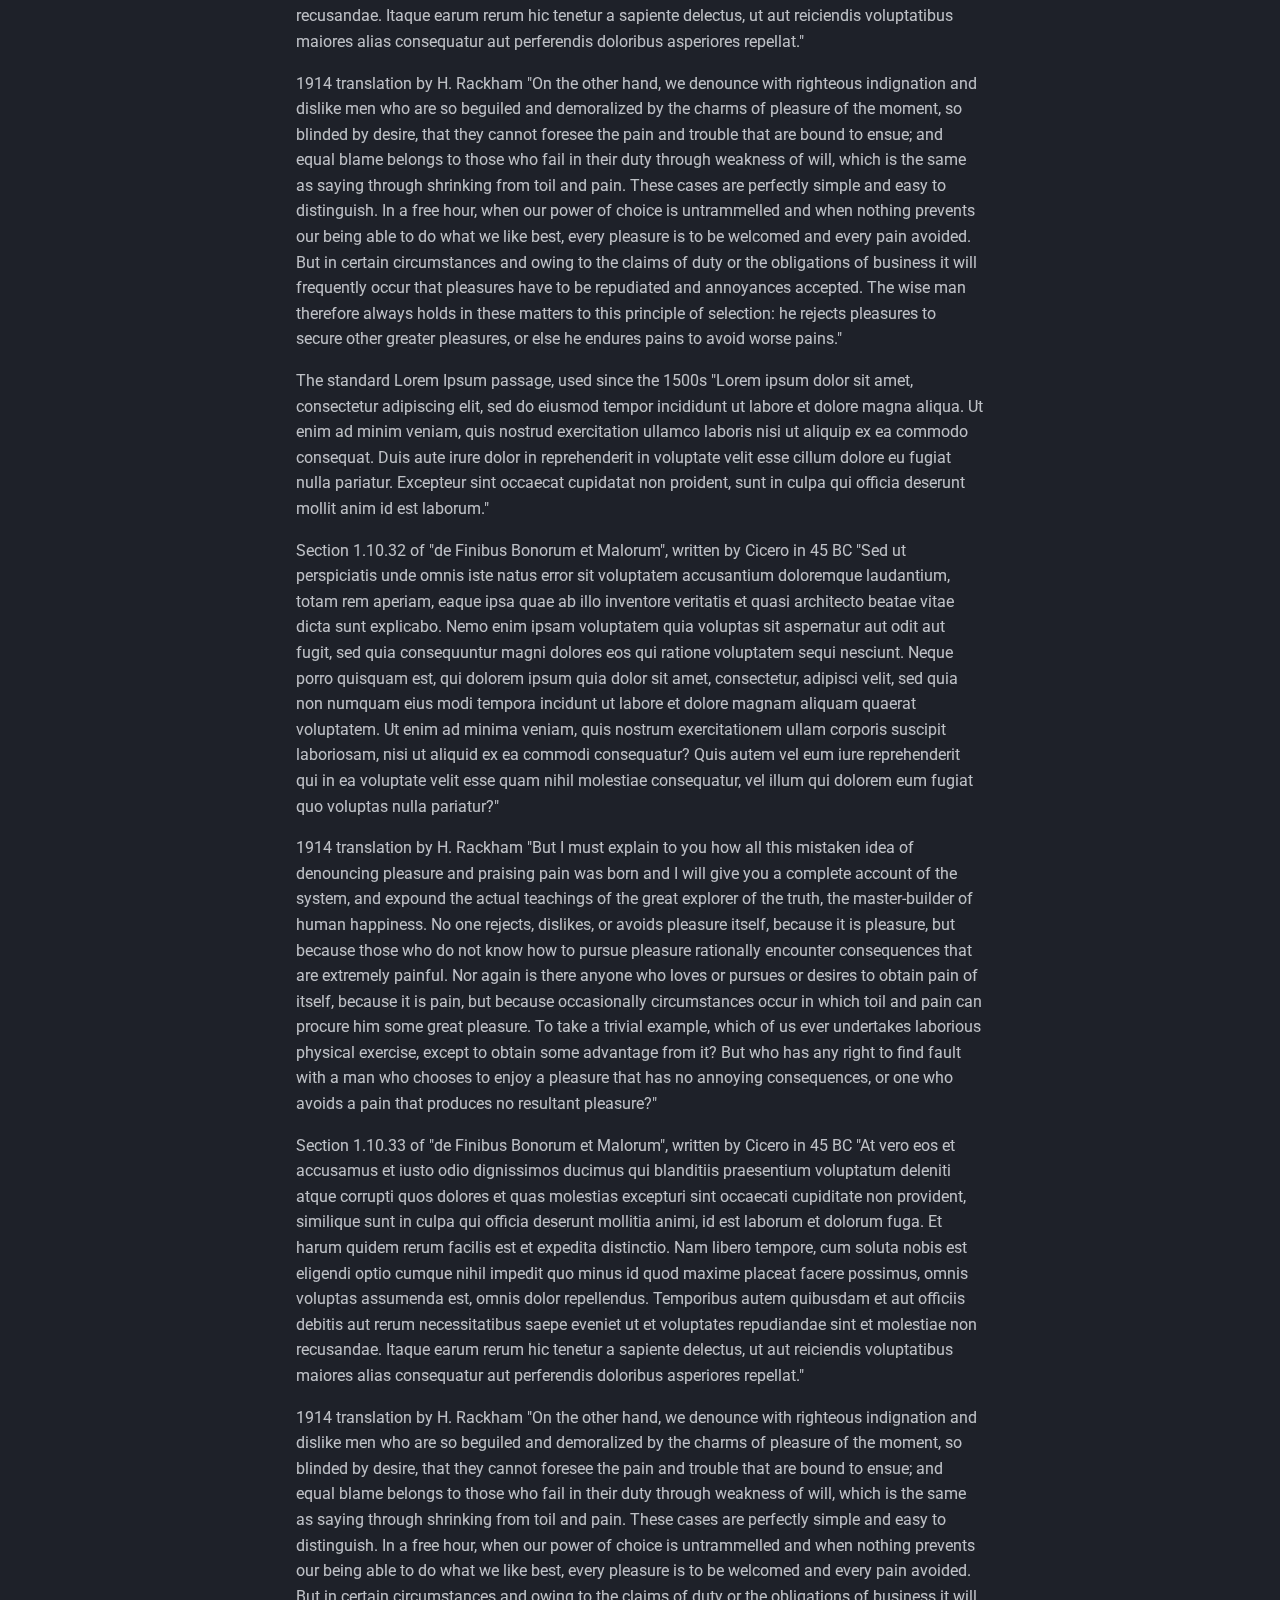
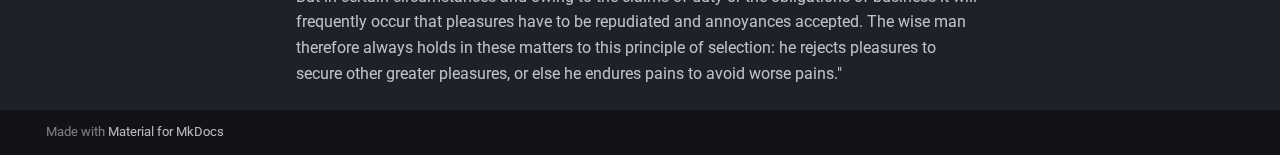
<file: api-auth/index.html>
<!doctype html>
<html lang="en" class="no-js">
  <head>
    
      <meta charset="utf-8">
      <meta name="viewport" content="width=device-width,initial-scale=1">
      
      
      
        <link rel="canonical" href="https://channels.readthedocs.io/api-auth/">
      
      
        <link rel="prev" href="../api-endpoints/">
      
      
        <link rel="next" href="../EBO/">
      
      
      <link rel="icon" href="../assets/images/favicon.png">
      <meta name="generator" content="mkdocs-1.6.1, mkdocs-material-9.6.16">
    
    
      
        <title>Authentication - Channels Hub</title>
      
    
    
      <link rel="stylesheet" href="../assets/stylesheets/main.7e37652d.min.css">
      
        
        <link rel="stylesheet" href="../assets/stylesheets/palette.06af60db.min.css">
      
      


    
    
      
    
    
      
        
        
        <link rel="preconnect" href="https://fonts.gstatic.com" crossorigin>
        <link rel="stylesheet" href="https://fonts.googleapis.com/css?family=Roboto:300,300i,400,400i,700,700i%7CRoboto+Mono:400,400i,700,700i&display=fallback">
        <style>:root{--md-text-font:"Roboto";--md-code-font:"Roboto Mono"}</style>
      
    
    
      <link rel="stylesheet" href="../assets/custom.css">
    
    <script>__md_scope=new URL("..",location),__md_hash=e=>[...e].reduce(((e,_)=>(e<<5)-e+_.charCodeAt(0)),0),__md_get=(e,_=localStorage,t=__md_scope)=>JSON.parse(_.getItem(t.pathname+"."+e)),__md_set=(e,_,t=localStorage,a=__md_scope)=>{try{t.setItem(a.pathname+"."+e,JSON.stringify(_))}catch(e){}}</script>
    
      

    
    
    
  </head>
  
  
    
    
      
    
    
    
    
    <body dir="ltr" data-md-color-scheme="slate" data-md-color-primary="light-blue" data-md-color-accent="deep-purple">
  
    
    <input class="md-toggle" data-md-toggle="drawer" type="checkbox" id="__drawer" autocomplete="off">
    <input class="md-toggle" data-md-toggle="search" type="checkbox" id="__search" autocomplete="off">
    <label class="md-overlay" for="__drawer"></label>
    <div data-md-component="skip">
      
        
        <a href="#api-authentication" class="md-skip">
          Skip to content
        </a>
      
    </div>
    <div data-md-component="announce">
      
    </div>
    
    
      

  

<header class="md-header md-header--shadow md-header--lifted" data-md-component="header">
  <nav class="md-header__inner md-grid" aria-label="Header">
    <a href=".." title="Channels Hub" class="md-header__button md-logo" aria-label="Channels Hub" data-md-component="logo">
      
  <img src="../assets/CHANNELS.png" alt="logo">

    </a>
    <label class="md-header__button md-icon" for="__drawer">
      
      <svg xmlns="http://www.w3.org/2000/svg" viewBox="0 0 24 24"><path d="M3 6h18v2H3zm0 5h18v2H3zm0 5h18v2H3z"/></svg>
    </label>
    <div class="md-header__title" data-md-component="header-title">
      <div class="md-header__ellipsis">
        <div class="md-header__topic">
          <span class="md-ellipsis">
            Channels Hub
          </span>
        </div>
        <div class="md-header__topic" data-md-component="header-topic">
          <span class="md-ellipsis">
            
              Authentication
            
          </span>
        </div>
      </div>
    </div>
    
      
        <form class="md-header__option" data-md-component="palette">
  
    
    
    
    <input class="md-option" data-md-color-media="" data-md-color-scheme="slate" data-md-color-primary="light-blue" data-md-color-accent="deep-purple"  aria-label="Dark mode"  type="radio" name="__palette" id="__palette_0">
    
      <label class="md-header__button md-icon" title="Dark mode" for="__palette_1" hidden>
        <svg xmlns="http://www.w3.org/2000/svg" viewBox="0 0 24 24"><path d="M12 7a5 5 0 0 1 5 5 5 5 0 0 1-5 5 5 5 0 0 1-5-5 5 5 0 0 1 5-5m0 2a3 3 0 0 0-3 3 3 3 0 0 0 3 3 3 3 0 0 0 3-3 3 3 0 0 0-3-3m0-7 2.39 3.42C13.65 5.15 12.84 5 12 5s-1.65.15-2.39.42zM3.34 7l4.16-.35A7.2 7.2 0 0 0 5.94 8.5c-.44.74-.69 1.5-.83 2.29zm.02 10 1.76-3.77a7.131 7.131 0 0 0 2.38 4.14zM20.65 7l-1.77 3.79a7.02 7.02 0 0 0-2.38-4.15zm-.01 10-4.14.36c.59-.51 1.12-1.14 1.54-1.86.42-.73.69-1.5.83-2.29zM12 22l-2.41-3.44c.74.27 1.55.44 2.41.44.82 0 1.63-.17 2.37-.44z"/></svg>
      </label>
    
  
    
    
    
    <input class="md-option" data-md-color-media="" data-md-color-scheme="default" data-md-color-primary="light-blue" data-md-color-accent="deep-orange"  aria-label="Light mode"  type="radio" name="__palette" id="__palette_1">
    
      <label class="md-header__button md-icon" title="Light mode" for="__palette_0" hidden>
        <svg xmlns="http://www.w3.org/2000/svg" viewBox="0 0 24 24"><path d="m17.75 4.09-2.53 1.94.91 3.06-2.63-1.81-2.63 1.81.91-3.06-2.53-1.94L12.44 4l1.06-3 1.06 3zm3.5 6.91-1.64 1.25.59 1.98-1.7-1.17-1.7 1.17.59-1.98L15.75 11l2.06-.05L18.5 9l.69 1.95zm-2.28 4.95c.83-.08 1.72 1.1 1.19 1.85-.32.45-.66.87-1.08 1.27C15.17 23 8.84 23 4.94 19.07c-3.91-3.9-3.91-10.24 0-14.14.4-.4.82-.76 1.27-1.08.75-.53 1.93.36 1.85 1.19-.27 2.86.69 5.83 2.89 8.02a9.96 9.96 0 0 0 8.02 2.89m-1.64 2.02a12.08 12.08 0 0 1-7.8-3.47c-2.17-2.19-3.33-5-3.49-7.82-2.81 3.14-2.7 7.96.31 10.98 3.02 3.01 7.84 3.12 10.98.31"/></svg>
      </label>
    
  
</form>
      
    
    
      <script>var palette=__md_get("__palette");if(palette&&palette.color){if("(prefers-color-scheme)"===palette.color.media){var media=matchMedia("(prefers-color-scheme: light)"),input=document.querySelector(media.matches?"[data-md-color-media='(prefers-color-scheme: light)']":"[data-md-color-media='(prefers-color-scheme: dark)']");palette.color.media=input.getAttribute("data-md-color-media"),palette.color.scheme=input.getAttribute("data-md-color-scheme"),palette.color.primary=input.getAttribute("data-md-color-primary"),palette.color.accent=input.getAttribute("data-md-color-accent")}for(var[key,value]of Object.entries(palette.color))document.body.setAttribute("data-md-color-"+key,value)}</script>
    
    
    
      
      
        <label class="md-header__button md-icon" for="__search">
          
          <svg xmlns="http://www.w3.org/2000/svg" viewBox="0 0 24 24"><path d="M9.5 3A6.5 6.5 0 0 1 16 9.5c0 1.61-.59 3.09-1.56 4.23l.27.27h.79l5 5-1.5 1.5-5-5v-.79l-.27-.27A6.52 6.52 0 0 1 9.5 16 6.5 6.5 0 0 1 3 9.5 6.5 6.5 0 0 1 9.5 3m0 2C7 5 5 7 5 9.5S7 14 9.5 14 14 12 14 9.5 12 5 9.5 5"/></svg>
        </label>
        <div class="md-search" data-md-component="search" role="dialog">
  <label class="md-search__overlay" for="__search"></label>
  <div class="md-search__inner" role="search">
    <form class="md-search__form" name="search">
      <input type="text" class="md-search__input" name="query" aria-label="Search" placeholder="Search" autocapitalize="off" autocorrect="off" autocomplete="off" spellcheck="false" data-md-component="search-query" required>
      <label class="md-search__icon md-icon" for="__search">
        
        <svg xmlns="http://www.w3.org/2000/svg" viewBox="0 0 24 24"><path d="M9.5 3A6.5 6.5 0 0 1 16 9.5c0 1.61-.59 3.09-1.56 4.23l.27.27h.79l5 5-1.5 1.5-5-5v-.79l-.27-.27A6.52 6.52 0 0 1 9.5 16 6.5 6.5 0 0 1 3 9.5 6.5 6.5 0 0 1 9.5 3m0 2C7 5 5 7 5 9.5S7 14 9.5 14 14 12 14 9.5 12 5 9.5 5"/></svg>
        
        <svg xmlns="http://www.w3.org/2000/svg" viewBox="0 0 24 24"><path d="M20 11v2H8l5.5 5.5-1.42 1.42L4.16 12l7.92-7.92L13.5 5.5 8 11z"/></svg>
      </label>
      <nav class="md-search__options" aria-label="Search">
        
        <button type="reset" class="md-search__icon md-icon" title="Clear" aria-label="Clear" tabindex="-1">
          
          <svg xmlns="http://www.w3.org/2000/svg" viewBox="0 0 24 24"><path d="M19 6.41 17.59 5 12 10.59 6.41 5 5 6.41 10.59 12 5 17.59 6.41 19 12 13.41 17.59 19 19 17.59 13.41 12z"/></svg>
        </button>
      </nav>
      
    </form>
    <div class="md-search__output">
      <div class="md-search__scrollwrap" tabindex="0" data-md-scrollfix>
        <div class="md-search-result" data-md-component="search-result">
          <div class="md-search-result__meta">
            Initializing search
          </div>
          <ol class="md-search-result__list" role="presentation"></ol>
        </div>
      </div>
    </div>
  </div>
</div>
      
    
    
  </nav>
  
    
      
<nav class="md-tabs" aria-label="Tabs" data-md-component="tabs">
  <div class="md-grid">
    <ul class="md-tabs__list">
      
        
  
  
  
  
    <li class="md-tabs__item">
      <a href=".." class="md-tabs__link">
        
  
  
    
  
  Home

      </a>
    </li>
  

      
        
  
  
  
    
  
  
    
    
      <li class="md-tabs__item md-tabs__item--active">
        <a href="../API/" class="md-tabs__link">
          
  
  
  API

        </a>
      </li>
    
  

      
        
  
  
  
  
    
    
      <li class="md-tabs__item">
        <a href="../EBO/" class="md-tabs__link">
          
  
  
  EBO

        </a>
      </li>
    
  

      
        
  
  
  
  
    
    
      <li class="md-tabs__item">
        <a href="../Mobile/" class="md-tabs__link">
          
  
  
  Mobile

        </a>
      </li>
    
  

      
    </ul>
  </div>
</nav>
    
  
</header>
    
    <div class="md-container" data-md-component="container">
      
      
        
      
      <main class="md-main" data-md-component="main">
        <div class="md-main__inner md-grid">
          
            
              
              <div class="md-sidebar md-sidebar--primary" data-md-component="sidebar" data-md-type="navigation" >
                <div class="md-sidebar__scrollwrap">
                  <div class="md-sidebar__inner">
                    


  


<nav class="md-nav md-nav--primary md-nav--lifted" aria-label="Navigation" data-md-level="0">
  <label class="md-nav__title" for="__drawer">
    <a href=".." title="Channels Hub" class="md-nav__button md-logo" aria-label="Channels Hub" data-md-component="logo">
      
  <img src="../assets/CHANNELS.png" alt="logo">

    </a>
    Channels Hub
  </label>
  
  <ul class="md-nav__list" data-md-scrollfix>
    
      
      
  
  
  
  
    <li class="md-nav__item">
      <a href=".." class="md-nav__link">
        
  
  
  <span class="md-ellipsis">
    Home
    
  </span>
  

      </a>
    </li>
  

    
      
      
  
  
    
  
  
  
    
    
    
    
      
        
        
      
      
        
      
    
    
    <li class="md-nav__item md-nav__item--active md-nav__item--section md-nav__item--nested">
      
        
        
        <input class="md-nav__toggle md-toggle " type="checkbox" id="__nav_2" checked>
        
          
          <label class="md-nav__link" for="__nav_2" id="__nav_2_label" tabindex="">
            
  
  
  <span class="md-ellipsis">
    API
    
  </span>
  

            <span class="md-nav__icon md-icon"></span>
          </label>
        
        <nav class="md-nav" data-md-level="1" aria-labelledby="__nav_2_label" aria-expanded="true">
          <label class="md-nav__title" for="__nav_2">
            <span class="md-nav__icon md-icon"></span>
            API
          </label>
          <ul class="md-nav__list" data-md-scrollfix>
            
              
                
  
  
  
  
    <li class="md-nav__item">
      <a href="../API/" class="md-nav__link">
        
  
  
  <span class="md-ellipsis">
    Overview
    
  </span>
  

      </a>
    </li>
  

              
            
              
                
  
  
  
  
    <li class="md-nav__item">
      <a href="../api-endpoints/" class="md-nav__link">
        
  
  
  <span class="md-ellipsis">
    Endpoints
    
  </span>
  

      </a>
    </li>
  

              
            
              
                
  
  
    
  
  
  
    <li class="md-nav__item md-nav__item--active">
      
      <input class="md-nav__toggle md-toggle" type="checkbox" id="__toc">
      
      
        
      
      
        <label class="md-nav__link md-nav__link--active" for="__toc">
          
  
  
  <span class="md-ellipsis">
    Authentication
    
  </span>
  

          <span class="md-nav__icon md-icon"></span>
        </label>
      
      <a href="./" class="md-nav__link md-nav__link--active">
        
  
  
  <span class="md-ellipsis">
    Authentication
    
  </span>
  

      </a>
      
        

<nav class="md-nav md-nav--secondary" aria-label="Table of contents">
  
  
  
    
  
  
    <label class="md-nav__title" for="__toc">
      <span class="md-nav__icon md-icon"></span>
      Table of contents
    </label>
    <ul class="md-nav__list" data-md-component="toc" data-md-scrollfix>
      
        <li class="md-nav__item">
  <a href="#overview" class="md-nav__link">
    <span class="md-ellipsis">
      Overview
    </span>
  </a>
  
</li>
      
        <li class="md-nav__item">
  <a href="#api-keys" class="md-nav__link">
    <span class="md-ellipsis">
      API Keys
    </span>
  </a>
  
</li>
      
        <li class="md-nav__item">
  <a href="#oauth" class="md-nav__link">
    <span class="md-ellipsis">
      OAuth
    </span>
  </a>
  
</li>
      
    </ul>
  
</nav>
      
    </li>
  

              
            
          </ul>
        </nav>
      
    </li>
  

    
      
      
  
  
  
  
    
    
    
    
      
      
        
      
    
    
    <li class="md-nav__item md-nav__item--nested">
      
        
        
          
        
        <input class="md-nav__toggle md-toggle md-toggle--indeterminate" type="checkbox" id="__nav_3" >
        
          
          <label class="md-nav__link" for="__nav_3" id="__nav_3_label" tabindex="0">
            
  
  
  <span class="md-ellipsis">
    EBO
    
  </span>
  

            <span class="md-nav__icon md-icon"></span>
          </label>
        
        <nav class="md-nav" data-md-level="1" aria-labelledby="__nav_3_label" aria-expanded="false">
          <label class="md-nav__title" for="__nav_3">
            <span class="md-nav__icon md-icon"></span>
            EBO
          </label>
          <ul class="md-nav__list" data-md-scrollfix>
            
              
                
  
  
  
  
    <li class="md-nav__item">
      <a href="../EBO/" class="md-nav__link">
        
  
  
  <span class="md-ellipsis">
    Overview
    
  </span>
  

      </a>
    </li>
  

              
            
              
                
  
  
  
  
    <li class="md-nav__item">
      <a href="../Architecture/" class="md-nav__link">
        
  
  
  <span class="md-ellipsis">
    Architecture
    
  </span>
  

      </a>
    </li>
  

              
            
          </ul>
        </nav>
      
    </li>
  

    
      
      
  
  
  
  
    
    
    
    
      
      
        
      
    
    
    <li class="md-nav__item md-nav__item--nested">
      
        
        
          
        
        <input class="md-nav__toggle md-toggle md-toggle--indeterminate" type="checkbox" id="__nav_4" >
        
          
          <label class="md-nav__link" for="__nav_4" id="__nav_4_label" tabindex="0">
            
  
  
  <span class="md-ellipsis">
    Mobile
    
  </span>
  

            <span class="md-nav__icon md-icon"></span>
          </label>
        
        <nav class="md-nav" data-md-level="1" aria-labelledby="__nav_4_label" aria-expanded="false">
          <label class="md-nav__title" for="__nav_4">
            <span class="md-nav__icon md-icon"></span>
            Mobile
          </label>
          <ul class="md-nav__list" data-md-scrollfix>
            
              
                
  
  
  
  
    <li class="md-nav__item">
      <a href="../Mobile/" class="md-nav__link">
        
  
  
  <span class="md-ellipsis">
    Overview
    
  </span>
  

      </a>
    </li>
  

              
            
          </ul>
        </nav>
      
    </li>
  

    
  </ul>
</nav>
                  </div>
                </div>
              </div>
            
            
              
              <div class="md-sidebar md-sidebar--secondary" data-md-component="sidebar" data-md-type="toc" >
                <div class="md-sidebar__scrollwrap">
                  <div class="md-sidebar__inner">
                    

<nav class="md-nav md-nav--secondary" aria-label="Table of contents">
  
  
  
    
  
  
    <label class="md-nav__title" for="__toc">
      <span class="md-nav__icon md-icon"></span>
      Table of contents
    </label>
    <ul class="md-nav__list" data-md-component="toc" data-md-scrollfix>
      
        <li class="md-nav__item">
  <a href="#overview" class="md-nav__link">
    <span class="md-ellipsis">
      Overview
    </span>
  </a>
  
</li>
      
        <li class="md-nav__item">
  <a href="#api-keys" class="md-nav__link">
    <span class="md-ellipsis">
      API Keys
    </span>
  </a>
  
</li>
      
        <li class="md-nav__item">
  <a href="#oauth" class="md-nav__link">
    <span class="md-ellipsis">
      OAuth
    </span>
  </a>
  
</li>
      
    </ul>
  
</nav>
                  </div>
                </div>
              </div>
            
          
          
            <div class="md-content" data-md-component="content">
              <article class="md-content__inner md-typeset">
                
                  



<h1 id="api-authentication">API Authentication</h1>
<h2 id="overview">Overview</h2>
<p>How to authenticate with the Channels API...</p>
<p>The standard Lorem Ipsum passage, used since the 1500s
"Lorem ipsum dolor sit amet, consectetur adipiscing elit, sed do eiusmod tempor incididunt ut labore et dolore magna aliqua. Ut enim ad minim veniam, quis nostrud exercitation ullamco laboris nisi ut aliquip ex ea commodo consequat. Duis aute irure dolor in reprehenderit in voluptate velit esse cillum dolore eu fugiat nulla pariatur. Excepteur sint occaecat cupidatat non proident, sunt in culpa qui officia deserunt mollit anim id est laborum."</p>
<p>Section 1.10.32 of "de Finibus Bonorum et Malorum", written by Cicero in 45 BC
"Sed ut perspiciatis unde omnis iste natus error sit voluptatem accusantium doloremque laudantium, totam rem aperiam, eaque ipsa quae ab illo inventore veritatis et quasi architecto beatae vitae dicta sunt explicabo. Nemo enim ipsam voluptatem quia voluptas sit aspernatur aut odit aut fugit, sed quia consequuntur magni dolores eos qui ratione voluptatem sequi nesciunt. Neque porro quisquam est, qui dolorem ipsum quia dolor sit amet, consectetur, adipisci velit, sed quia non numquam eius modi tempora incidunt ut labore et dolore magnam aliquam quaerat voluptatem. Ut enim ad minima veniam, quis nostrum exercitationem ullam corporis suscipit laboriosam, nisi ut aliquid ex ea commodi consequatur? Quis autem vel eum iure reprehenderit qui in ea voluptate velit esse quam nihil molestiae consequatur, vel illum qui dolorem eum fugiat quo voluptas nulla pariatur?"</p>
<p>1914 translation by H. Rackham
"But I must explain to you how all this mistaken idea of denouncing pleasure and praising pain was born and I will give you a complete account of the system, and expound the actual teachings of the great explorer of the truth, the master-builder of human happiness. No one rejects, dislikes, or avoids pleasure itself, because it is pleasure, but because those who do not know how to pursue pleasure rationally encounter consequences that are extremely painful. Nor again is there anyone who loves or pursues or desires to obtain pain of itself, because it is pain, but because occasionally circumstances occur in which toil and pain can procure him some great pleasure. To take a trivial example, which of us ever undertakes laborious physical exercise, except to obtain some advantage from it? But who has any right to find fault with a man who chooses to enjoy a pleasure that has no annoying consequences, or one who avoids a pain that produces no resultant pleasure?"</p>
<p>Section 1.10.33 of "de Finibus Bonorum et Malorum", written by Cicero in 45 BC
"At vero eos et accusamus et iusto odio dignissimos ducimus qui blanditiis praesentium voluptatum deleniti atque corrupti quos dolores et quas molestias excepturi sint occaecati cupiditate non provident, similique sunt in culpa qui officia deserunt mollitia animi, id est laborum et dolorum fuga. Et harum quidem rerum facilis est et expedita distinctio. Nam libero tempore, cum soluta nobis est eligendi optio cumque nihil impedit quo minus id quod maxime placeat facere possimus, omnis voluptas assumenda est, omnis dolor repellendus. Temporibus autem quibusdam et aut officiis debitis aut rerum necessitatibus saepe eveniet ut et voluptates repudiandae sint et molestiae non recusandae. Itaque earum rerum hic tenetur a sapiente delectus, ut aut reiciendis voluptatibus maiores alias consequatur aut perferendis doloribus asperiores repellat."</p>
<p>1914 translation by H. Rackham
"On the other hand, we denounce with righteous indignation and dislike men who are so beguiled and demoralized by the charms of pleasure of the moment, so blinded by desire, that they cannot foresee the pain and trouble that are bound to ensue; and equal blame belongs to those who fail in their duty through weakness of will, which is the same as saying through shrinking from toil and pain. These cases are perfectly simple and easy to distinguish. In a free hour, when our power of choice is untrammelled and when nothing prevents our being able to do what we like best, every pleasure is to be welcomed and every pain avoided. But in certain circumstances and owing to the claims of duty or the obligations of business it will frequently occur that pleasures have to be repudiated and annoyances accepted. The wise man therefore always holds in these matters to this principle of selection: he rejects pleasures to secure other greater pleasures, or else he endures pains to avoid worse pains."</p>
<p>The standard Lorem Ipsum passage, used since the 1500s
"Lorem ipsum dolor sit amet, consectetur adipiscing elit, sed do eiusmod tempor incididunt ut labore et dolore magna aliqua. Ut enim ad minim veniam, quis nostrud exercitation ullamco laboris nisi ut aliquip ex ea commodo consequat. Duis aute irure dolor in reprehenderit in voluptate velit esse cillum dolore eu fugiat nulla pariatur. Excepteur sint occaecat cupidatat non proident, sunt in culpa qui officia deserunt mollit anim id est laborum."</p>
<p>Section 1.10.32 of "de Finibus Bonorum et Malorum", written by Cicero in 45 BC
"Sed ut perspiciatis unde omnis iste natus error sit voluptatem accusantium doloremque laudantium, totam rem aperiam, eaque ipsa quae ab illo inventore veritatis et quasi architecto beatae vitae dicta sunt explicabo. Nemo enim ipsam voluptatem quia voluptas sit aspernatur aut odit aut fugit, sed quia consequuntur magni dolores eos qui ratione voluptatem sequi nesciunt. Neque porro quisquam est, qui dolorem ipsum quia dolor sit amet, consectetur, adipisci velit, sed quia non numquam eius modi tempora incidunt ut labore et dolore magnam aliquam quaerat voluptatem. Ut enim ad minima veniam, quis nostrum exercitationem ullam corporis suscipit laboriosam, nisi ut aliquid ex ea commodi consequatur? Quis autem vel eum iure reprehenderit qui in ea voluptate velit esse quam nihil molestiae consequatur, vel illum qui dolorem eum fugiat quo voluptas nulla pariatur?"</p>
<p>1914 translation by H. Rackham
"But I must explain to you how all this mistaken idea of denouncing pleasure and praising pain was born and I will give you a complete account of the system, and expound the actual teachings of the great explorer of the truth, the master-builder of human happiness. No one rejects, dislikes, or avoids pleasure itself, because it is pleasure, but because those who do not know how to pursue pleasure rationally encounter consequences that are extremely painful. Nor again is there anyone who loves or pursues or desires to obtain pain of itself, because it is pain, but because occasionally circumstances occur in which toil and pain can procure him some great pleasure. To take a trivial example, which of us ever undertakes laborious physical exercise, except to obtain some advantage from it? But who has any right to find fault with a man who chooses to enjoy a pleasure that has no annoying consequences, or one who avoids a pain that produces no resultant pleasure?"</p>
<p>Section 1.10.33 of "de Finibus Bonorum et Malorum", written by Cicero in 45 BC
"At vero eos et accusamus et iusto odio dignissimos ducimus qui blanditiis praesentium voluptatum deleniti atque corrupti quos dolores et quas molestias excepturi sint occaecati cupiditate non provident, similique sunt in culpa qui officia deserunt mollitia animi, id est laborum et dolorum fuga. Et harum quidem rerum facilis est et expedita distinctio. Nam libero tempore, cum soluta nobis est eligendi optio cumque nihil impedit quo minus id quod maxime placeat facere possimus, omnis voluptas assumenda est, omnis dolor repellendus. Temporibus autem quibusdam et aut officiis debitis aut rerum necessitatibus saepe eveniet ut et voluptates repudiandae sint et molestiae non recusandae. Itaque earum rerum hic tenetur a sapiente delectus, ut aut reiciendis voluptatibus maiores alias consequatur aut perferendis doloribus asperiores repellat."</p>
<p>1914 translation by H. Rackham
"On the other hand, we denounce with righteous indignation and dislike men who are so beguiled and demoralized by the charms of pleasure of the moment, so blinded by desire, that they cannot foresee the pain and trouble that are bound to ensue; and equal blame belongs to those who fail in their duty through weakness of will, which is the same as saying through shrinking from toil and pain. These cases are perfectly simple and easy to distinguish. In a free hour, when our power of choice is untrammelled and when nothing prevents our being able to do what we like best, every pleasure is to be welcomed and every pain avoided. But in certain circumstances and owing to the claims of duty or the obligations of business it will frequently occur that pleasures have to be repudiated and annoyances accepted. The wise man therefore always holds in these matters to this principle of selection: he rejects pleasures to secure other greater pleasures, or else he endures pains to avoid worse pains."</p>
<h2 id="api-keys">API Keys</h2>
<p>Information about API key management...</p>
<p>The standard Lorem Ipsum passage, used since the 1500s
"Lorem ipsum dolor sit amet, consectetur adipiscing elit, sed do eiusmod tempor incididunt ut labore et dolore magna aliqua. Ut enim ad minim veniam, quis nostrud exercitation ullamco laboris nisi ut aliquip ex ea commodo consequat. Duis aute irure dolor in reprehenderit in voluptate velit esse cillum dolore eu fugiat nulla pariatur. Excepteur sint occaecat cupidatat non proident, sunt in culpa qui officia deserunt mollit anim id est laborum."</p>
<p>Section 1.10.32 of "de Finibus Bonorum et Malorum", written by Cicero in 45 BC
"Sed ut perspiciatis unde omnis iste natus error sit voluptatem accusantium doloremque laudantium, totam rem aperiam, eaque ipsa quae ab illo inventore veritatis et quasi architecto beatae vitae dicta sunt explicabo. Nemo enim ipsam voluptatem quia voluptas sit aspernatur aut odit aut fugit, sed quia consequuntur magni dolores eos qui ratione voluptatem sequi nesciunt. Neque porro quisquam est, qui dolorem ipsum quia dolor sit amet, consectetur, adipisci velit, sed quia non numquam eius modi tempora incidunt ut labore et dolore magnam aliquam quaerat voluptatem. Ut enim ad minima veniam, quis nostrum exercitationem ullam corporis suscipit laboriosam, nisi ut aliquid ex ea commodi consequatur? Quis autem vel eum iure reprehenderit qui in ea voluptate velit esse quam nihil molestiae consequatur, vel illum qui dolorem eum fugiat quo voluptas nulla pariatur?"</p>
<p>1914 translation by H. Rackham
"But I must explain to you how all this mistaken idea of denouncing pleasure and praising pain was born and I will give you a complete account of the system, and expound the actual teachings of the great explorer of the truth, the master-builder of human happiness. No one rejects, dislikes, or avoids pleasure itself, because it is pleasure, but because those who do not know how to pursue pleasure rationally encounter consequences that are extremely painful. Nor again is there anyone who loves or pursues or desires to obtain pain of itself, because it is pain, but because occasionally circumstances occur in which toil and pain can procure him some great pleasure. To take a trivial example, which of us ever undertakes laborious physical exercise, except to obtain some advantage from it? But who has any right to find fault with a man who chooses to enjoy a pleasure that has no annoying consequences, or one who avoids a pain that produces no resultant pleasure?"</p>
<p>Section 1.10.33 of "de Finibus Bonorum et Malorum", written by Cicero in 45 BC
"At vero eos et accusamus et iusto odio dignissimos ducimus qui blanditiis praesentium voluptatum deleniti atque corrupti quos dolores et quas molestias excepturi sint occaecati cupiditate non provident, similique sunt in culpa qui officia deserunt mollitia animi, id est laborum et dolorum fuga. Et harum quidem rerum facilis est et expedita distinctio. Nam libero tempore, cum soluta nobis est eligendi optio cumque nihil impedit quo minus id quod maxime placeat facere possimus, omnis voluptas assumenda est, omnis dolor repellendus. Temporibus autem quibusdam et aut officiis debitis aut rerum necessitatibus saepe eveniet ut et voluptates repudiandae sint et molestiae non recusandae. Itaque earum rerum hic tenetur a sapiente delectus, ut aut reiciendis voluptatibus maiores alias consequatur aut perferendis doloribus asperiores repellat."</p>
<p>1914 translation by H. Rackham
"On the other hand, we denounce with righteous indignation and dislike men who are so beguiled and demoralized by the charms of pleasure of the moment, so blinded by desire, that they cannot foresee the pain and trouble that are bound to ensue; and equal blame belongs to those who fail in their duty through weakness of will, which is the same as saying through shrinking from toil and pain. These cases are perfectly simple and easy to distinguish. In a free hour, when our power of choice is untrammelled and when nothing prevents our being able to do what we like best, every pleasure is to be welcomed and every pain avoided. But in certain circumstances and owing to the claims of duty or the obligations of business it will frequently occur that pleasures have to be repudiated and annoyances accepted. The wise man therefore always holds in these matters to this principle of selection: he rejects pleasures to secure other greater pleasures, or else he endures pains to avoid worse pains."</p>
<p>The standard Lorem Ipsum passage, used since the 1500s
"Lorem ipsum dolor sit amet, consectetur adipiscing elit, sed do eiusmod tempor incididunt ut labore et dolore magna aliqua. Ut enim ad minim veniam, quis nostrud exercitation ullamco laboris nisi ut aliquip ex ea commodo consequat. Duis aute irure dolor in reprehenderit in voluptate velit esse cillum dolore eu fugiat nulla pariatur. Excepteur sint occaecat cupidatat non proident, sunt in culpa qui officia deserunt mollit anim id est laborum."</p>
<p>Section 1.10.32 of "de Finibus Bonorum et Malorum", written by Cicero in 45 BC
"Sed ut perspiciatis unde omnis iste natus error sit voluptatem accusantium doloremque laudantium, totam rem aperiam, eaque ipsa quae ab illo inventore veritatis et quasi architecto beatae vitae dicta sunt explicabo. Nemo enim ipsam voluptatem quia voluptas sit aspernatur aut odit aut fugit, sed quia consequuntur magni dolores eos qui ratione voluptatem sequi nesciunt. Neque porro quisquam est, qui dolorem ipsum quia dolor sit amet, consectetur, adipisci velit, sed quia non numquam eius modi tempora incidunt ut labore et dolore magnam aliquam quaerat voluptatem. Ut enim ad minima veniam, quis nostrum exercitationem ullam corporis suscipit laboriosam, nisi ut aliquid ex ea commodi consequatur? Quis autem vel eum iure reprehenderit qui in ea voluptate velit esse quam nihil molestiae consequatur, vel illum qui dolorem eum fugiat quo voluptas nulla pariatur?"</p>
<p>1914 translation by H. Rackham
"But I must explain to you how all this mistaken idea of denouncing pleasure and praising pain was born and I will give you a complete account of the system, and expound the actual teachings of the great explorer of the truth, the master-builder of human happiness. No one rejects, dislikes, or avoids pleasure itself, because it is pleasure, but because those who do not know how to pursue pleasure rationally encounter consequences that are extremely painful. Nor again is there anyone who loves or pursues or desires to obtain pain of itself, because it is pain, but because occasionally circumstances occur in which toil and pain can procure him some great pleasure. To take a trivial example, which of us ever undertakes laborious physical exercise, except to obtain some advantage from it? But who has any right to find fault with a man who chooses to enjoy a pleasure that has no annoying consequences, or one who avoids a pain that produces no resultant pleasure?"</p>
<p>Section 1.10.33 of "de Finibus Bonorum et Malorum", written by Cicero in 45 BC
"At vero eos et accusamus et iusto odio dignissimos ducimus qui blanditiis praesentium voluptatum deleniti atque corrupti quos dolores et quas molestias excepturi sint occaecati cupiditate non provident, similique sunt in culpa qui officia deserunt mollitia animi, id est laborum et dolorum fuga. Et harum quidem rerum facilis est et expedita distinctio. Nam libero tempore, cum soluta nobis est eligendi optio cumque nihil impedit quo minus id quod maxime placeat facere possimus, omnis voluptas assumenda est, omnis dolor repellendus. Temporibus autem quibusdam et aut officiis debitis aut rerum necessitatibus saepe eveniet ut et voluptates repudiandae sint et molestiae non recusandae. Itaque earum rerum hic tenetur a sapiente delectus, ut aut reiciendis voluptatibus maiores alias consequatur aut perferendis doloribus asperiores repellat."</p>
<p>1914 translation by H. Rackham
"On the other hand, we denounce with righteous indignation and dislike men who are so beguiled and demoralized by the charms of pleasure of the moment, so blinded by desire, that they cannot foresee the pain and trouble that are bound to ensue; and equal blame belongs to those who fail in their duty through weakness of will, which is the same as saying through shrinking from toil and pain. These cases are perfectly simple and easy to distinguish. In a free hour, when our power of choice is untrammelled and when nothing prevents our being able to do what we like best, every pleasure is to be welcomed and every pain avoided. But in certain circumstances and owing to the claims of duty or the obligations of business it will frequently occur that pleasures have to be repudiated and annoyances accepted. The wise man therefore always holds in these matters to this principle of selection: he rejects pleasures to secure other greater pleasures, or else he endures pains to avoid worse pains."</p>
<h2 id="oauth">OAuth</h2>
<p>Details about OAuth implementation...</p>
<p>The standard Lorem Ipsum passage, used since the 1500s
"Lorem ipsum dolor sit amet, consectetur adipiscing elit, sed do eiusmod tempor incididunt ut labore et dolore magna aliqua. Ut enim ad minim veniam, quis nostrud exercitation ullamco laboris nisi ut aliquip ex ea commodo consequat. Duis aute irure dolor in reprehenderit in voluptate velit esse cillum dolore eu fugiat nulla pariatur. Excepteur sint occaecat cupidatat non proident, sunt in culpa qui officia deserunt mollit anim id est laborum."</p>
<p>Section 1.10.32 of "de Finibus Bonorum et Malorum", written by Cicero in 45 BC
"Sed ut perspiciatis unde omnis iste natus error sit voluptatem accusantium doloremque laudantium, totam rem aperiam, eaque ipsa quae ab illo inventore veritatis et quasi architecto beatae vitae dicta sunt explicabo. Nemo enim ipsam voluptatem quia voluptas sit aspernatur aut odit aut fugit, sed quia consequuntur magni dolores eos qui ratione voluptatem sequi nesciunt. Neque porro quisquam est, qui dolorem ipsum quia dolor sit amet, consectetur, adipisci velit, sed quia non numquam eius modi tempora incidunt ut labore et dolore magnam aliquam quaerat voluptatem. Ut enim ad minima veniam, quis nostrum exercitationem ullam corporis suscipit laboriosam, nisi ut aliquid ex ea commodi consequatur? Quis autem vel eum iure reprehenderit qui in ea voluptate velit esse quam nihil molestiae consequatur, vel illum qui dolorem eum fugiat quo voluptas nulla pariatur?"</p>
<p>1914 translation by H. Rackham
"But I must explain to you how all this mistaken idea of denouncing pleasure and praising pain was born and I will give you a complete account of the system, and expound the actual teachings of the great explorer of the truth, the master-builder of human happiness. No one rejects, dislikes, or avoids pleasure itself, because it is pleasure, but because those who do not know how to pursue pleasure rationally encounter consequences that are extremely painful. Nor again is there anyone who loves or pursues or desires to obtain pain of itself, because it is pain, but because occasionally circumstances occur in which toil and pain can procure him some great pleasure. To take a trivial example, which of us ever undertakes laborious physical exercise, except to obtain some advantage from it? But who has any right to find fault with a man who chooses to enjoy a pleasure that has no annoying consequences, or one who avoids a pain that produces no resultant pleasure?"</p>
<p>Section 1.10.33 of "de Finibus Bonorum et Malorum", written by Cicero in 45 BC
"At vero eos et accusamus et iusto odio dignissimos ducimus qui blanditiis praesentium voluptatum deleniti atque corrupti quos dolores et quas molestias excepturi sint occaecati cupiditate non provident, similique sunt in culpa qui officia deserunt mollitia animi, id est laborum et dolorum fuga. Et harum quidem rerum facilis est et expedita distinctio. Nam libero tempore, cum soluta nobis est eligendi optio cumque nihil impedit quo minus id quod maxime placeat facere possimus, omnis voluptas assumenda est, omnis dolor repellendus. Temporibus autem quibusdam et aut officiis debitis aut rerum necessitatibus saepe eveniet ut et voluptates repudiandae sint et molestiae non recusandae. Itaque earum rerum hic tenetur a sapiente delectus, ut aut reiciendis voluptatibus maiores alias consequatur aut perferendis doloribus asperiores repellat."</p>
<p>1914 translation by H. Rackham
"On the other hand, we denounce with righteous indignation and dislike men who are so beguiled and demoralized by the charms of pleasure of the moment, so blinded by desire, that they cannot foresee the pain and trouble that are bound to ensue; and equal blame belongs to those who fail in their duty through weakness of will, which is the same as saying through shrinking from toil and pain. These cases are perfectly simple and easy to distinguish. In a free hour, when our power of choice is untrammelled and when nothing prevents our being able to do what we like best, every pleasure is to be welcomed and every pain avoided. But in certain circumstances and owing to the claims of duty or the obligations of business it will frequently occur that pleasures have to be repudiated and annoyances accepted. The wise man therefore always holds in these matters to this principle of selection: he rejects pleasures to secure other greater pleasures, or else he endures pains to avoid worse pains."</p>
<p>The standard Lorem Ipsum passage, used since the 1500s
"Lorem ipsum dolor sit amet, consectetur adipiscing elit, sed do eiusmod tempor incididunt ut labore et dolore magna aliqua. Ut enim ad minim veniam, quis nostrud exercitation ullamco laboris nisi ut aliquip ex ea commodo consequat. Duis aute irure dolor in reprehenderit in voluptate velit esse cillum dolore eu fugiat nulla pariatur. Excepteur sint occaecat cupidatat non proident, sunt in culpa qui officia deserunt mollit anim id est laborum."</p>
<p>Section 1.10.32 of "de Finibus Bonorum et Malorum", written by Cicero in 45 BC
"Sed ut perspiciatis unde omnis iste natus error sit voluptatem accusantium doloremque laudantium, totam rem aperiam, eaque ipsa quae ab illo inventore veritatis et quasi architecto beatae vitae dicta sunt explicabo. Nemo enim ipsam voluptatem quia voluptas sit aspernatur aut odit aut fugit, sed quia consequuntur magni dolores eos qui ratione voluptatem sequi nesciunt. Neque porro quisquam est, qui dolorem ipsum quia dolor sit amet, consectetur, adipisci velit, sed quia non numquam eius modi tempora incidunt ut labore et dolore magnam aliquam quaerat voluptatem. Ut enim ad minima veniam, quis nostrum exercitationem ullam corporis suscipit laboriosam, nisi ut aliquid ex ea commodi consequatur? Quis autem vel eum iure reprehenderit qui in ea voluptate velit esse quam nihil molestiae consequatur, vel illum qui dolorem eum fugiat quo voluptas nulla pariatur?"</p>
<p>1914 translation by H. Rackham
"But I must explain to you how all this mistaken idea of denouncing pleasure and praising pain was born and I will give you a complete account of the system, and expound the actual teachings of the great explorer of the truth, the master-builder of human happiness. No one rejects, dislikes, or avoids pleasure itself, because it is pleasure, but because those who do not know how to pursue pleasure rationally encounter consequences that are extremely painful. Nor again is there anyone who loves or pursues or desires to obtain pain of itself, because it is pain, but because occasionally circumstances occur in which toil and pain can procure him some great pleasure. To take a trivial example, which of us ever undertakes laborious physical exercise, except to obtain some advantage from it? But who has any right to find fault with a man who chooses to enjoy a pleasure that has no annoying consequences, or one who avoids a pain that produces no resultant pleasure?"</p>
<p>Section 1.10.33 of "de Finibus Bonorum et Malorum", written by Cicero in 45 BC
"At vero eos et accusamus et iusto odio dignissimos ducimus qui blanditiis praesentium voluptatum deleniti atque corrupti quos dolores et quas molestias excepturi sint occaecati cupiditate non provident, similique sunt in culpa qui officia deserunt mollitia animi, id est laborum et dolorum fuga. Et harum quidem rerum facilis est et expedita distinctio. Nam libero tempore, cum soluta nobis est eligendi optio cumque nihil impedit quo minus id quod maxime placeat facere possimus, omnis voluptas assumenda est, omnis dolor repellendus. Temporibus autem quibusdam et aut officiis debitis aut rerum necessitatibus saepe eveniet ut et voluptates repudiandae sint et molestiae non recusandae. Itaque earum rerum hic tenetur a sapiente delectus, ut aut reiciendis voluptatibus maiores alias consequatur aut perferendis doloribus asperiores repellat."</p>
<p>1914 translation by H. Rackham
"On the other hand, we denounce with righteous indignation and dislike men who are so beguiled and demoralized by the charms of pleasure of the moment, so blinded by desire, that they cannot foresee the pain and trouble that are bound to ensue; and equal blame belongs to those who fail in their duty through weakness of will, which is the same as saying through shrinking from toil and pain. These cases are perfectly simple and easy to distinguish. In a free hour, when our power of choice is untrammelled and when nothing prevents our being able to do what we like best, every pleasure is to be welcomed and every pain avoided. But in certain circumstances and owing to the claims of duty or the obligations of business it will frequently occur that pleasures have to be repudiated and annoyances accepted. The wise man therefore always holds in these matters to this principle of selection: he rejects pleasures to secure other greater pleasures, or else he endures pains to avoid worse pains."</p>
<p>The standard Lorem Ipsum passage, used since the 1500s
"Lorem ipsum dolor sit amet, consectetur adipiscing elit, sed do eiusmod tempor incididunt ut labore et dolore magna aliqua. Ut enim ad minim veniam, quis nostrud exercitation ullamco laboris nisi ut aliquip ex ea commodo consequat. Duis aute irure dolor in reprehenderit in voluptate velit esse cillum dolore eu fugiat nulla pariatur. Excepteur sint occaecat cupidatat non proident, sunt in culpa qui officia deserunt mollit anim id est laborum."</p>
<p>Section 1.10.32 of "de Finibus Bonorum et Malorum", written by Cicero in 45 BC
"Sed ut perspiciatis unde omnis iste natus error sit voluptatem accusantium doloremque laudantium, totam rem aperiam, eaque ipsa quae ab illo inventore veritatis et quasi architecto beatae vitae dicta sunt explicabo. Nemo enim ipsam voluptatem quia voluptas sit aspernatur aut odit aut fugit, sed quia consequuntur magni dolores eos qui ratione voluptatem sequi nesciunt. Neque porro quisquam est, qui dolorem ipsum quia dolor sit amet, consectetur, adipisci velit, sed quia non numquam eius modi tempora incidunt ut labore et dolore magnam aliquam quaerat voluptatem. Ut enim ad minima veniam, quis nostrum exercitationem ullam corporis suscipit laboriosam, nisi ut aliquid ex ea commodi consequatur? Quis autem vel eum iure reprehenderit qui in ea voluptate velit esse quam nihil molestiae consequatur, vel illum qui dolorem eum fugiat quo voluptas nulla pariatur?"</p>
<p>1914 translation by H. Rackham
"But I must explain to you how all this mistaken idea of denouncing pleasure and praising pain was born and I will give you a complete account of the system, and expound the actual teachings of the great explorer of the truth, the master-builder of human happiness. No one rejects, dislikes, or avoids pleasure itself, because it is pleasure, but because those who do not know how to pursue pleasure rationally encounter consequences that are extremely painful. Nor again is there anyone who loves or pursues or desires to obtain pain of itself, because it is pain, but because occasionally circumstances occur in which toil and pain can procure him some great pleasure. To take a trivial example, which of us ever undertakes laborious physical exercise, except to obtain some advantage from it? But who has any right to find fault with a man who chooses to enjoy a pleasure that has no annoying consequences, or one who avoids a pain that produces no resultant pleasure?"</p>
<p>Section 1.10.33 of "de Finibus Bonorum et Malorum", written by Cicero in 45 BC
"At vero eos et accusamus et iusto odio dignissimos ducimus qui blanditiis praesentium voluptatum deleniti atque corrupti quos dolores et quas molestias excepturi sint occaecati cupiditate non provident, similique sunt in culpa qui officia deserunt mollitia animi, id est laborum et dolorum fuga. Et harum quidem rerum facilis est et expedita distinctio. Nam libero tempore, cum soluta nobis est eligendi optio cumque nihil impedit quo minus id quod maxime placeat facere possimus, omnis voluptas assumenda est, omnis dolor repellendus. Temporibus autem quibusdam et aut officiis debitis aut rerum necessitatibus saepe eveniet ut et voluptates repudiandae sint et molestiae non recusandae. Itaque earum rerum hic tenetur a sapiente delectus, ut aut reiciendis voluptatibus maiores alias consequatur aut perferendis doloribus asperiores repellat."</p>
<p>1914 translation by H. Rackham
"On the other hand, we denounce with righteous indignation and dislike men who are so beguiled and demoralized by the charms of pleasure of the moment, so blinded by desire, that they cannot foresee the pain and trouble that are bound to ensue; and equal blame belongs to those who fail in their duty through weakness of will, which is the same as saying through shrinking from toil and pain. These cases are perfectly simple and easy to distinguish. In a free hour, when our power of choice is untrammelled and when nothing prevents our being able to do what we like best, every pleasure is to be welcomed and every pain avoided. But in certain circumstances and owing to the claims of duty or the obligations of business it will frequently occur that pleasures have to be repudiated and annoyances accepted. The wise man therefore always holds in these matters to this principle of selection: he rejects pleasures to secure other greater pleasures, or else he endures pains to avoid worse pains."</p>
<p>The standard Lorem Ipsum passage, used since the 1500s
"Lorem ipsum dolor sit amet, consectetur adipiscing elit, sed do eiusmod tempor incididunt ut labore et dolore magna aliqua. Ut enim ad minim veniam, quis nostrud exercitation ullamco laboris nisi ut aliquip ex ea commodo consequat. Duis aute irure dolor in reprehenderit in voluptate velit esse cillum dolore eu fugiat nulla pariatur. Excepteur sint occaecat cupidatat non proident, sunt in culpa qui officia deserunt mollit anim id est laborum."</p>
<p>Section 1.10.32 of "de Finibus Bonorum et Malorum", written by Cicero in 45 BC
"Sed ut perspiciatis unde omnis iste natus error sit voluptatem accusantium doloremque laudantium, totam rem aperiam, eaque ipsa quae ab illo inventore veritatis et quasi architecto beatae vitae dicta sunt explicabo. Nemo enim ipsam voluptatem quia voluptas sit aspernatur aut odit aut fugit, sed quia consequuntur magni dolores eos qui ratione voluptatem sequi nesciunt. Neque porro quisquam est, qui dolorem ipsum quia dolor sit amet, consectetur, adipisci velit, sed quia non numquam eius modi tempora incidunt ut labore et dolore magnam aliquam quaerat voluptatem. Ut enim ad minima veniam, quis nostrum exercitationem ullam corporis suscipit laboriosam, nisi ut aliquid ex ea commodi consequatur? Quis autem vel eum iure reprehenderit qui in ea voluptate velit esse quam nihil molestiae consequatur, vel illum qui dolorem eum fugiat quo voluptas nulla pariatur?"</p>
<p>1914 translation by H. Rackham
"But I must explain to you how all this mistaken idea of denouncing pleasure and praising pain was born and I will give you a complete account of the system, and expound the actual teachings of the great explorer of the truth, the master-builder of human happiness. No one rejects, dislikes, or avoids pleasure itself, because it is pleasure, but because those who do not know how to pursue pleasure rationally encounter consequences that are extremely painful. Nor again is there anyone who loves or pursues or desires to obtain pain of itself, because it is pain, but because occasionally circumstances occur in which toil and pain can procure him some great pleasure. To take a trivial example, which of us ever undertakes laborious physical exercise, except to obtain some advantage from it? But who has any right to find fault with a man who chooses to enjoy a pleasure that has no annoying consequences, or one who avoids a pain that produces no resultant pleasure?"</p>
<p>Section 1.10.33 of "de Finibus Bonorum et Malorum", written by Cicero in 45 BC
"At vero eos et accusamus et iusto odio dignissimos ducimus qui blanditiis praesentium voluptatum deleniti atque corrupti quos dolores et quas molestias excepturi sint occaecati cupiditate non provident, similique sunt in culpa qui officia deserunt mollitia animi, id est laborum et dolorum fuga. Et harum quidem rerum facilis est et expedita distinctio. Nam libero tempore, cum soluta nobis est eligendi optio cumque nihil impedit quo minus id quod maxime placeat facere possimus, omnis voluptas assumenda est, omnis dolor repellendus. Temporibus autem quibusdam et aut officiis debitis aut rerum necessitatibus saepe eveniet ut et voluptates repudiandae sint et molestiae non recusandae. Itaque earum rerum hic tenetur a sapiente delectus, ut aut reiciendis voluptatibus maiores alias consequatur aut perferendis doloribus asperiores repellat."</p>
<p>1914 translation by H. Rackham
"On the other hand, we denounce with righteous indignation and dislike men who are so beguiled and demoralized by the charms of pleasure of the moment, so blinded by desire, that they cannot foresee the pain and trouble that are bound to ensue; and equal blame belongs to those who fail in their duty through weakness of will, which is the same as saying through shrinking from toil and pain. These cases are perfectly simple and easy to distinguish. In a free hour, when our power of choice is untrammelled and when nothing prevents our being able to do what we like best, every pleasure is to be welcomed and every pain avoided. But in certain circumstances and owing to the claims of duty or the obligations of business it will frequently occur that pleasures have to be repudiated and annoyances accepted. The wise man therefore always holds in these matters to this principle of selection: he rejects pleasures to secure other greater pleasures, or else he endures pains to avoid worse pains."</p>












                
              </article>
            </div>
          
          
<script>var target=document.getElementById(location.hash.slice(1));target&&target.name&&(target.checked=target.name.startsWith("__tabbed_"))</script>
        </div>
        
      </main>
      
        <footer class="md-footer">
  
  <div class="md-footer-meta md-typeset">
    <div class="md-footer-meta__inner md-grid">
      <div class="md-copyright">
  
  
    Made with
    <a href="https://squidfunk.github.io/mkdocs-material/" target="_blank" rel="noopener">
      Material for MkDocs
    </a>
  
</div>
      
    </div>
  </div>
</footer>
      
    </div>
    <div class="md-dialog" data-md-component="dialog">
      <div class="md-dialog__inner md-typeset"></div>
    </div>
    
    
    
      
      <script id="__config" type="application/json">{"base": "..", "features": ["navigation.tabs", "navigation.tabs.sticky", "navigation.sections", "navigation.expand"], "search": "../assets/javascripts/workers/search.d50fe291.min.js", "tags": null, "translations": {"clipboard.copied": "Copied to clipboard", "clipboard.copy": "Copy to clipboard", "search.result.more.one": "1 more on this page", "search.result.more.other": "# more on this page", "search.result.none": "No matching documents", "search.result.one": "1 matching document", "search.result.other": "# matching documents", "search.result.placeholder": "Type to start searching", "search.result.term.missing": "Missing", "select.version": "Select version"}, "version": null}</script>
    
    
      <script src="../assets/javascripts/bundle.50899def.min.js"></script>
      
    
  </body>
</html>
</file>
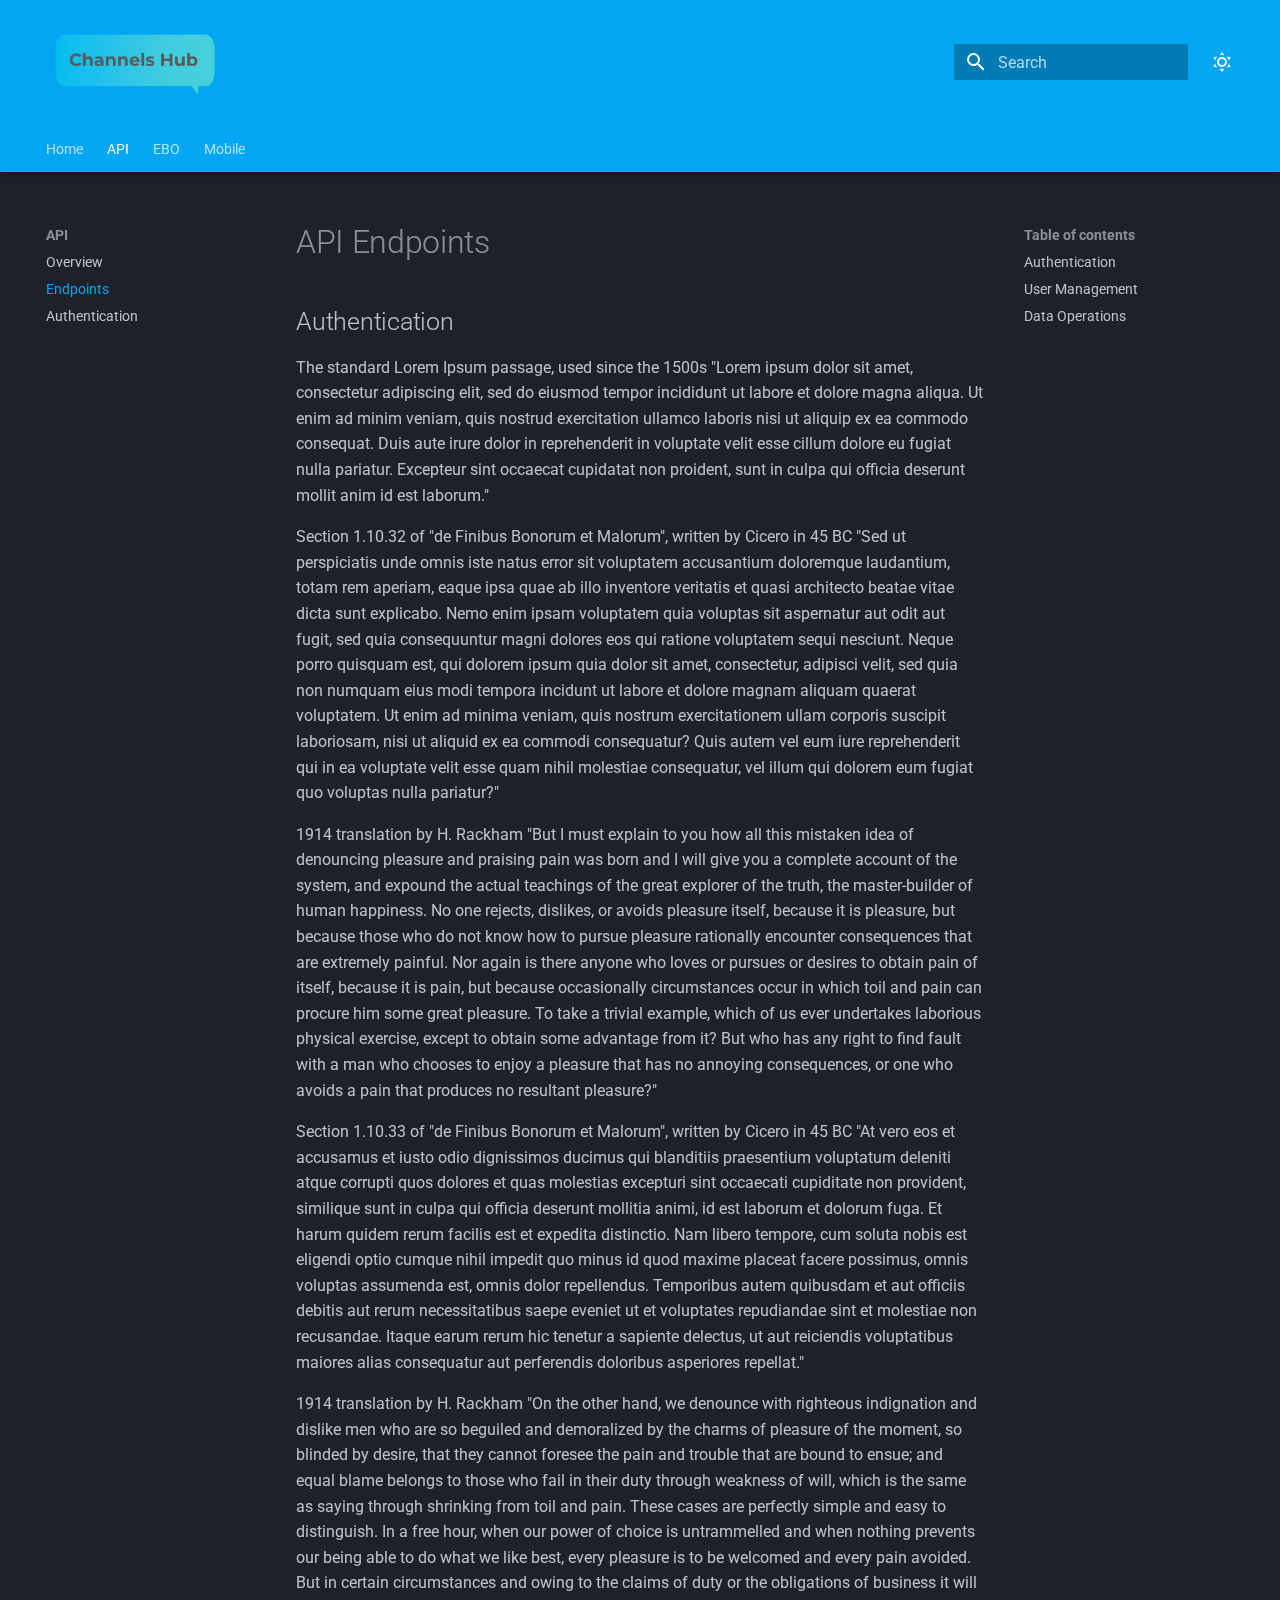
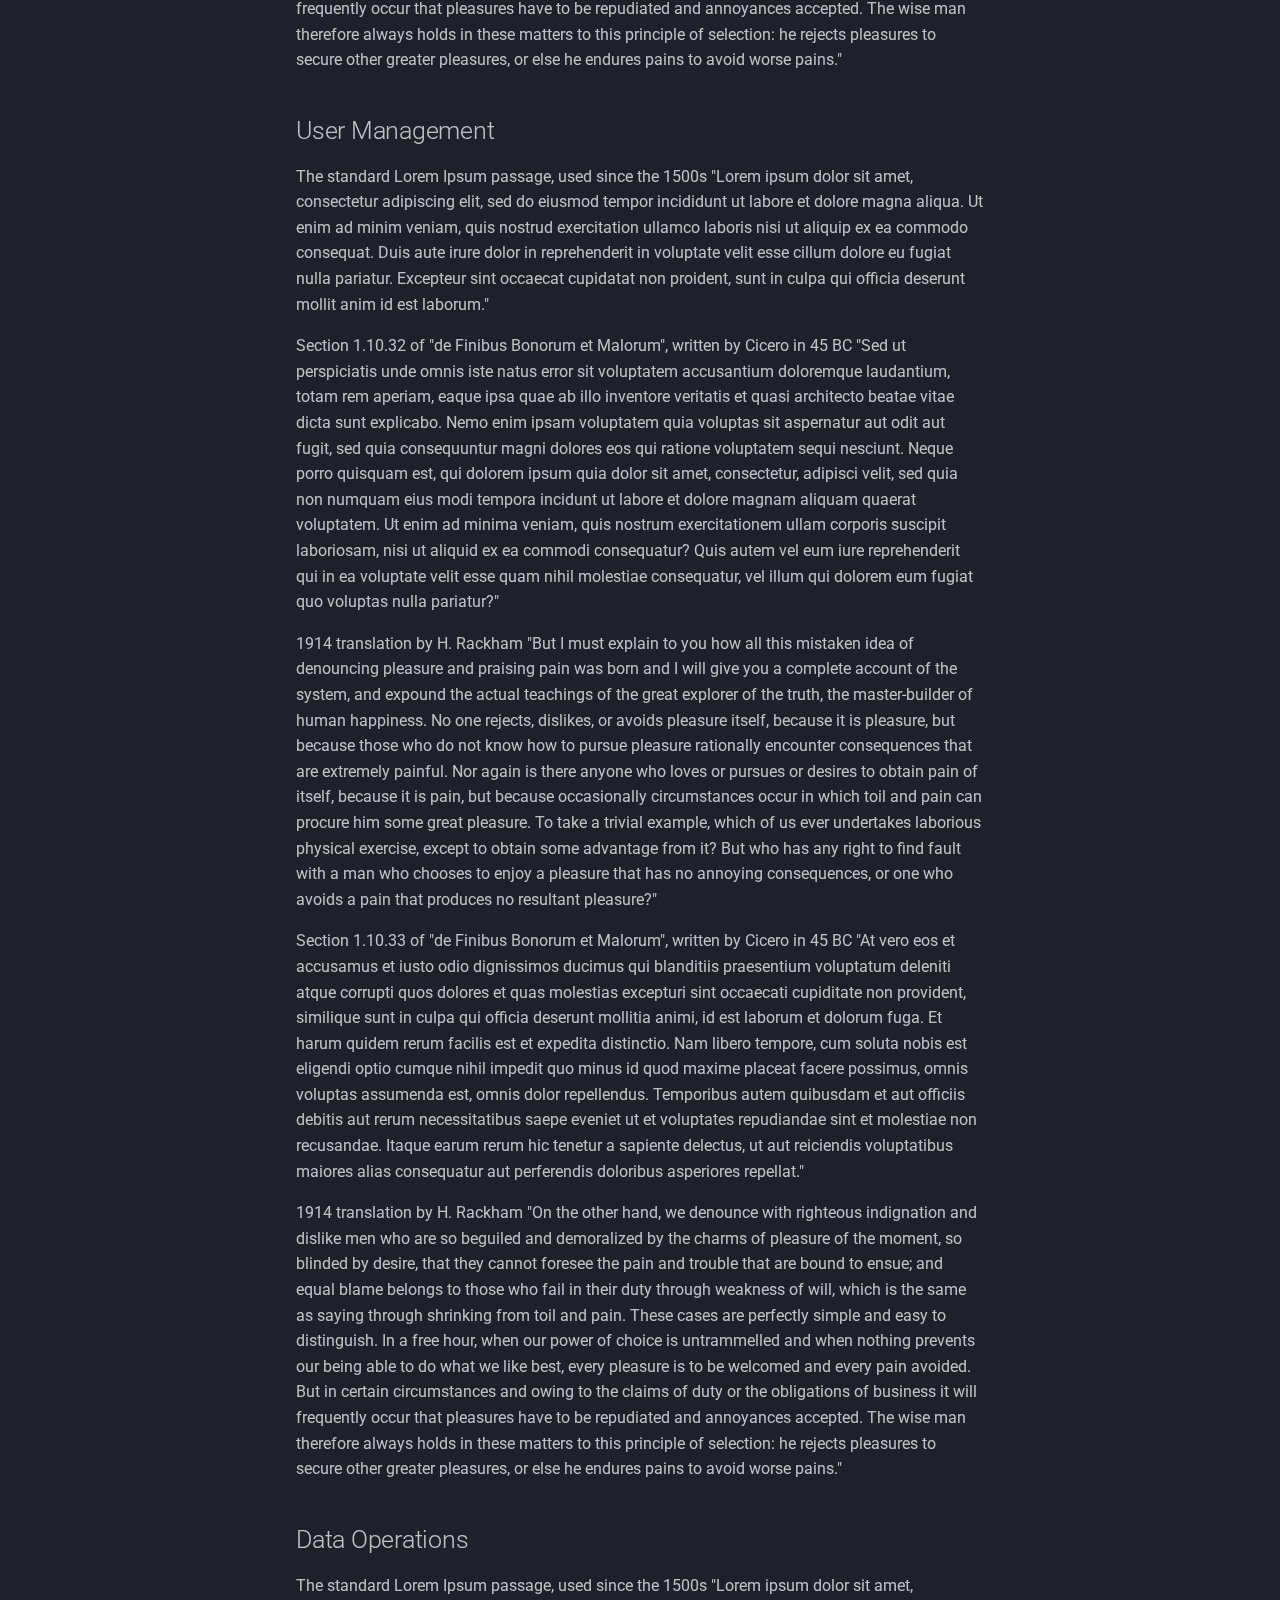
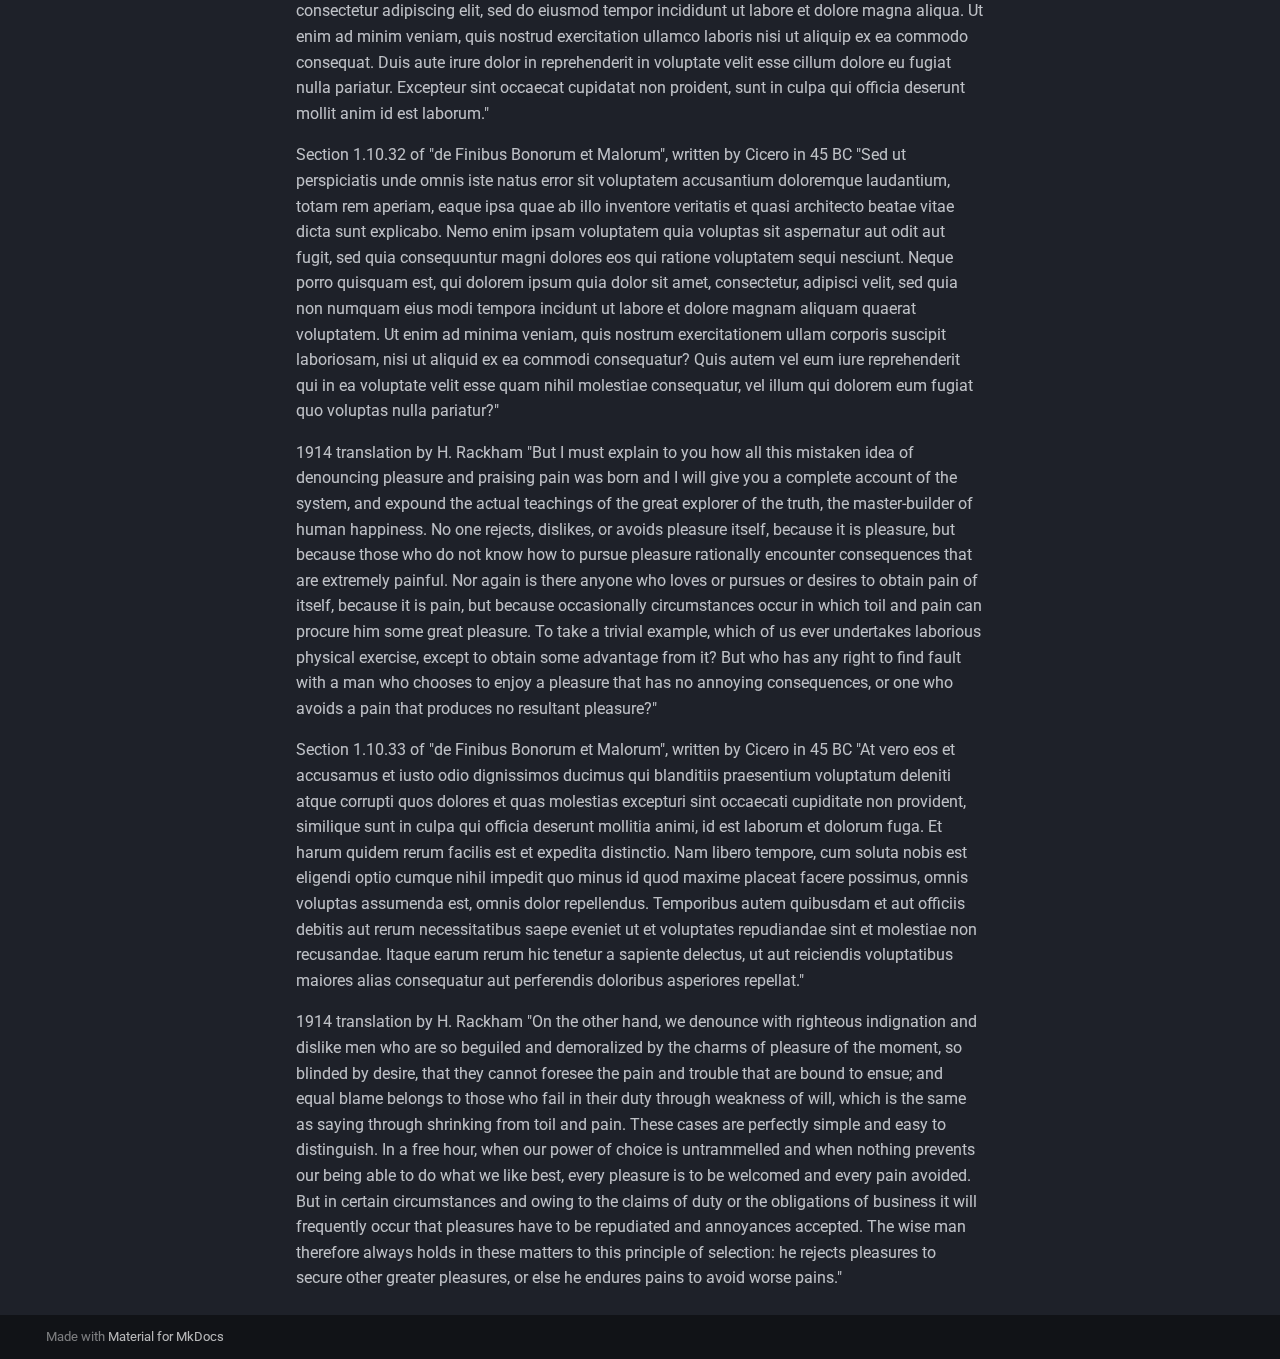
<file: api-endpoints/index.html>
<!doctype html>
<html lang="en" class="no-js">
  <head>
    
      <meta charset="utf-8">
      <meta name="viewport" content="width=device-width,initial-scale=1">
      
      
      
        <link rel="canonical" href="https://channels.readthedocs.io/api-endpoints/">
      
      
        <link rel="prev" href="../API/">
      
      
        <link rel="next" href="../api-auth/">
      
      
      <link rel="icon" href="../assets/images/favicon.png">
      <meta name="generator" content="mkdocs-1.6.1, mkdocs-material-9.6.16">
    
    
      
        <title>Endpoints - Channels Hub</title>
      
    
    
      <link rel="stylesheet" href="../assets/stylesheets/main.7e37652d.min.css">
      
        
        <link rel="stylesheet" href="../assets/stylesheets/palette.06af60db.min.css">
      
      


    
    
      
    
    
      
        
        
        <link rel="preconnect" href="https://fonts.gstatic.com" crossorigin>
        <link rel="stylesheet" href="https://fonts.googleapis.com/css?family=Roboto:300,300i,400,400i,700,700i%7CRoboto+Mono:400,400i,700,700i&display=fallback">
        <style>:root{--md-text-font:"Roboto";--md-code-font:"Roboto Mono"}</style>
      
    
    
      <link rel="stylesheet" href="../assets/custom.css">
    
    <script>__md_scope=new URL("..",location),__md_hash=e=>[...e].reduce(((e,_)=>(e<<5)-e+_.charCodeAt(0)),0),__md_get=(e,_=localStorage,t=__md_scope)=>JSON.parse(_.getItem(t.pathname+"."+e)),__md_set=(e,_,t=localStorage,a=__md_scope)=>{try{t.setItem(a.pathname+"."+e,JSON.stringify(_))}catch(e){}}</script>
    
      

    
    
    
  </head>
  
  
    
    
      
    
    
    
    
    <body dir="ltr" data-md-color-scheme="slate" data-md-color-primary="light-blue" data-md-color-accent="deep-purple">
  
    
    <input class="md-toggle" data-md-toggle="drawer" type="checkbox" id="__drawer" autocomplete="off">
    <input class="md-toggle" data-md-toggle="search" type="checkbox" id="__search" autocomplete="off">
    <label class="md-overlay" for="__drawer"></label>
    <div data-md-component="skip">
      
        
        <a href="#api-endpoints" class="md-skip">
          Skip to content
        </a>
      
    </div>
    <div data-md-component="announce">
      
    </div>
    
    
      

  

<header class="md-header md-header--shadow md-header--lifted" data-md-component="header">
  <nav class="md-header__inner md-grid" aria-label="Header">
    <a href=".." title="Channels Hub" class="md-header__button md-logo" aria-label="Channels Hub" data-md-component="logo">
      
  <img src="../assets/CHANNELS.png" alt="logo">

    </a>
    <label class="md-header__button md-icon" for="__drawer">
      
      <svg xmlns="http://www.w3.org/2000/svg" viewBox="0 0 24 24"><path d="M3 6h18v2H3zm0 5h18v2H3zm0 5h18v2H3z"/></svg>
    </label>
    <div class="md-header__title" data-md-component="header-title">
      <div class="md-header__ellipsis">
        <div class="md-header__topic">
          <span class="md-ellipsis">
            Channels Hub
          </span>
        </div>
        <div class="md-header__topic" data-md-component="header-topic">
          <span class="md-ellipsis">
            
              Endpoints
            
          </span>
        </div>
      </div>
    </div>
    
      
        <form class="md-header__option" data-md-component="palette">
  
    
    
    
    <input class="md-option" data-md-color-media="" data-md-color-scheme="slate" data-md-color-primary="light-blue" data-md-color-accent="deep-purple"  aria-label="Dark mode"  type="radio" name="__palette" id="__palette_0">
    
      <label class="md-header__button md-icon" title="Dark mode" for="__palette_1" hidden>
        <svg xmlns="http://www.w3.org/2000/svg" viewBox="0 0 24 24"><path d="M12 7a5 5 0 0 1 5 5 5 5 0 0 1-5 5 5 5 0 0 1-5-5 5 5 0 0 1 5-5m0 2a3 3 0 0 0-3 3 3 3 0 0 0 3 3 3 3 0 0 0 3-3 3 3 0 0 0-3-3m0-7 2.39 3.42C13.65 5.15 12.84 5 12 5s-1.65.15-2.39.42zM3.34 7l4.16-.35A7.2 7.2 0 0 0 5.94 8.5c-.44.74-.69 1.5-.83 2.29zm.02 10 1.76-3.77a7.131 7.131 0 0 0 2.38 4.14zM20.65 7l-1.77 3.79a7.02 7.02 0 0 0-2.38-4.15zm-.01 10-4.14.36c.59-.51 1.12-1.14 1.54-1.86.42-.73.69-1.5.83-2.29zM12 22l-2.41-3.44c.74.27 1.55.44 2.41.44.82 0 1.63-.17 2.37-.44z"/></svg>
      </label>
    
  
    
    
    
    <input class="md-option" data-md-color-media="" data-md-color-scheme="default" data-md-color-primary="light-blue" data-md-color-accent="deep-orange"  aria-label="Light mode"  type="radio" name="__palette" id="__palette_1">
    
      <label class="md-header__button md-icon" title="Light mode" for="__palette_0" hidden>
        <svg xmlns="http://www.w3.org/2000/svg" viewBox="0 0 24 24"><path d="m17.75 4.09-2.53 1.94.91 3.06-2.63-1.81-2.63 1.81.91-3.06-2.53-1.94L12.44 4l1.06-3 1.06 3zm3.5 6.91-1.64 1.25.59 1.98-1.7-1.17-1.7 1.17.59-1.98L15.75 11l2.06-.05L18.5 9l.69 1.95zm-2.28 4.95c.83-.08 1.72 1.1 1.19 1.85-.32.45-.66.87-1.08 1.27C15.17 23 8.84 23 4.94 19.07c-3.91-3.9-3.91-10.24 0-14.14.4-.4.82-.76 1.27-1.08.75-.53 1.93.36 1.85 1.19-.27 2.86.69 5.83 2.89 8.02a9.96 9.96 0 0 0 8.02 2.89m-1.64 2.02a12.08 12.08 0 0 1-7.8-3.47c-2.17-2.19-3.33-5-3.49-7.82-2.81 3.14-2.7 7.96.31 10.98 3.02 3.01 7.84 3.12 10.98.31"/></svg>
      </label>
    
  
</form>
      
    
    
      <script>var palette=__md_get("__palette");if(palette&&palette.color){if("(prefers-color-scheme)"===palette.color.media){var media=matchMedia("(prefers-color-scheme: light)"),input=document.querySelector(media.matches?"[data-md-color-media='(prefers-color-scheme: light)']":"[data-md-color-media='(prefers-color-scheme: dark)']");palette.color.media=input.getAttribute("data-md-color-media"),palette.color.scheme=input.getAttribute("data-md-color-scheme"),palette.color.primary=input.getAttribute("data-md-color-primary"),palette.color.accent=input.getAttribute("data-md-color-accent")}for(var[key,value]of Object.entries(palette.color))document.body.setAttribute("data-md-color-"+key,value)}</script>
    
    
    
      
      
        <label class="md-header__button md-icon" for="__search">
          
          <svg xmlns="http://www.w3.org/2000/svg" viewBox="0 0 24 24"><path d="M9.5 3A6.5 6.5 0 0 1 16 9.5c0 1.61-.59 3.09-1.56 4.23l.27.27h.79l5 5-1.5 1.5-5-5v-.79l-.27-.27A6.52 6.52 0 0 1 9.5 16 6.5 6.5 0 0 1 3 9.5 6.5 6.5 0 0 1 9.5 3m0 2C7 5 5 7 5 9.5S7 14 9.5 14 14 12 14 9.5 12 5 9.5 5"/></svg>
        </label>
        <div class="md-search" data-md-component="search" role="dialog">
  <label class="md-search__overlay" for="__search"></label>
  <div class="md-search__inner" role="search">
    <form class="md-search__form" name="search">
      <input type="text" class="md-search__input" name="query" aria-label="Search" placeholder="Search" autocapitalize="off" autocorrect="off" autocomplete="off" spellcheck="false" data-md-component="search-query" required>
      <label class="md-search__icon md-icon" for="__search">
        
        <svg xmlns="http://www.w3.org/2000/svg" viewBox="0 0 24 24"><path d="M9.5 3A6.5 6.5 0 0 1 16 9.5c0 1.61-.59 3.09-1.56 4.23l.27.27h.79l5 5-1.5 1.5-5-5v-.79l-.27-.27A6.52 6.52 0 0 1 9.5 16 6.5 6.5 0 0 1 3 9.5 6.5 6.5 0 0 1 9.5 3m0 2C7 5 5 7 5 9.5S7 14 9.5 14 14 12 14 9.5 12 5 9.5 5"/></svg>
        
        <svg xmlns="http://www.w3.org/2000/svg" viewBox="0 0 24 24"><path d="M20 11v2H8l5.5 5.5-1.42 1.42L4.16 12l7.92-7.92L13.5 5.5 8 11z"/></svg>
      </label>
      <nav class="md-search__options" aria-label="Search">
        
        <button type="reset" class="md-search__icon md-icon" title="Clear" aria-label="Clear" tabindex="-1">
          
          <svg xmlns="http://www.w3.org/2000/svg" viewBox="0 0 24 24"><path d="M19 6.41 17.59 5 12 10.59 6.41 5 5 6.41 10.59 12 5 17.59 6.41 19 12 13.41 17.59 19 19 17.59 13.41 12z"/></svg>
        </button>
      </nav>
      
    </form>
    <div class="md-search__output">
      <div class="md-search__scrollwrap" tabindex="0" data-md-scrollfix>
        <div class="md-search-result" data-md-component="search-result">
          <div class="md-search-result__meta">
            Initializing search
          </div>
          <ol class="md-search-result__list" role="presentation"></ol>
        </div>
      </div>
    </div>
  </div>
</div>
      
    
    
  </nav>
  
    
      
<nav class="md-tabs" aria-label="Tabs" data-md-component="tabs">
  <div class="md-grid">
    <ul class="md-tabs__list">
      
        
  
  
  
  
    <li class="md-tabs__item">
      <a href=".." class="md-tabs__link">
        
  
  
    
  
  Home

      </a>
    </li>
  

      
        
  
  
  
    
  
  
    
    
      <li class="md-tabs__item md-tabs__item--active">
        <a href="../API/" class="md-tabs__link">
          
  
  
  API

        </a>
      </li>
    
  

      
        
  
  
  
  
    
    
      <li class="md-tabs__item">
        <a href="../EBO/" class="md-tabs__link">
          
  
  
  EBO

        </a>
      </li>
    
  

      
        
  
  
  
  
    
    
      <li class="md-tabs__item">
        <a href="../Mobile/" class="md-tabs__link">
          
  
  
  Mobile

        </a>
      </li>
    
  

      
    </ul>
  </div>
</nav>
    
  
</header>
    
    <div class="md-container" data-md-component="container">
      
      
        
      
      <main class="md-main" data-md-component="main">
        <div class="md-main__inner md-grid">
          
            
              
              <div class="md-sidebar md-sidebar--primary" data-md-component="sidebar" data-md-type="navigation" >
                <div class="md-sidebar__scrollwrap">
                  <div class="md-sidebar__inner">
                    


  


<nav class="md-nav md-nav--primary md-nav--lifted" aria-label="Navigation" data-md-level="0">
  <label class="md-nav__title" for="__drawer">
    <a href=".." title="Channels Hub" class="md-nav__button md-logo" aria-label="Channels Hub" data-md-component="logo">
      
  <img src="../assets/CHANNELS.png" alt="logo">

    </a>
    Channels Hub
  </label>
  
  <ul class="md-nav__list" data-md-scrollfix>
    
      
      
  
  
  
  
    <li class="md-nav__item">
      <a href=".." class="md-nav__link">
        
  
  
  <span class="md-ellipsis">
    Home
    
  </span>
  

      </a>
    </li>
  

    
      
      
  
  
    
  
  
  
    
    
    
    
      
        
        
      
      
        
      
    
    
    <li class="md-nav__item md-nav__item--active md-nav__item--section md-nav__item--nested">
      
        
        
        <input class="md-nav__toggle md-toggle " type="checkbox" id="__nav_2" checked>
        
          
          <label class="md-nav__link" for="__nav_2" id="__nav_2_label" tabindex="">
            
  
  
  <span class="md-ellipsis">
    API
    
  </span>
  

            <span class="md-nav__icon md-icon"></span>
          </label>
        
        <nav class="md-nav" data-md-level="1" aria-labelledby="__nav_2_label" aria-expanded="true">
          <label class="md-nav__title" for="__nav_2">
            <span class="md-nav__icon md-icon"></span>
            API
          </label>
          <ul class="md-nav__list" data-md-scrollfix>
            
              
                
  
  
  
  
    <li class="md-nav__item">
      <a href="../API/" class="md-nav__link">
        
  
  
  <span class="md-ellipsis">
    Overview
    
  </span>
  

      </a>
    </li>
  

              
            
              
                
  
  
    
  
  
  
    <li class="md-nav__item md-nav__item--active">
      
      <input class="md-nav__toggle md-toggle" type="checkbox" id="__toc">
      
      
        
      
      
        <label class="md-nav__link md-nav__link--active" for="__toc">
          
  
  
  <span class="md-ellipsis">
    Endpoints
    
  </span>
  

          <span class="md-nav__icon md-icon"></span>
        </label>
      
      <a href="./" class="md-nav__link md-nav__link--active">
        
  
  
  <span class="md-ellipsis">
    Endpoints
    
  </span>
  

      </a>
      
        

<nav class="md-nav md-nav--secondary" aria-label="Table of contents">
  
  
  
    
  
  
    <label class="md-nav__title" for="__toc">
      <span class="md-nav__icon md-icon"></span>
      Table of contents
    </label>
    <ul class="md-nav__list" data-md-component="toc" data-md-scrollfix>
      
        <li class="md-nav__item">
  <a href="#authentication" class="md-nav__link">
    <span class="md-ellipsis">
      Authentication
    </span>
  </a>
  
</li>
      
        <li class="md-nav__item">
  <a href="#user-management" class="md-nav__link">
    <span class="md-ellipsis">
      User Management
    </span>
  </a>
  
</li>
      
        <li class="md-nav__item">
  <a href="#data-operations" class="md-nav__link">
    <span class="md-ellipsis">
      Data Operations
    </span>
  </a>
  
</li>
      
    </ul>
  
</nav>
      
    </li>
  

              
            
              
                
  
  
  
  
    <li class="md-nav__item">
      <a href="../api-auth/" class="md-nav__link">
        
  
  
  <span class="md-ellipsis">
    Authentication
    
  </span>
  

      </a>
    </li>
  

              
            
          </ul>
        </nav>
      
    </li>
  

    
      
      
  
  
  
  
    
    
    
    
      
      
        
      
    
    
    <li class="md-nav__item md-nav__item--nested">
      
        
        
          
        
        <input class="md-nav__toggle md-toggle md-toggle--indeterminate" type="checkbox" id="__nav_3" >
        
          
          <label class="md-nav__link" for="__nav_3" id="__nav_3_label" tabindex="0">
            
  
  
  <span class="md-ellipsis">
    EBO
    
  </span>
  

            <span class="md-nav__icon md-icon"></span>
          </label>
        
        <nav class="md-nav" data-md-level="1" aria-labelledby="__nav_3_label" aria-expanded="false">
          <label class="md-nav__title" for="__nav_3">
            <span class="md-nav__icon md-icon"></span>
            EBO
          </label>
          <ul class="md-nav__list" data-md-scrollfix>
            
              
                
  
  
  
  
    <li class="md-nav__item">
      <a href="../EBO/" class="md-nav__link">
        
  
  
  <span class="md-ellipsis">
    Overview
    
  </span>
  

      </a>
    </li>
  

              
            
              
                
  
  
  
  
    <li class="md-nav__item">
      <a href="../Architecture/" class="md-nav__link">
        
  
  
  <span class="md-ellipsis">
    Architecture
    
  </span>
  

      </a>
    </li>
  

              
            
          </ul>
        </nav>
      
    </li>
  

    
      
      
  
  
  
  
    
    
    
    
      
      
        
      
    
    
    <li class="md-nav__item md-nav__item--nested">
      
        
        
          
        
        <input class="md-nav__toggle md-toggle md-toggle--indeterminate" type="checkbox" id="__nav_4" >
        
          
          <label class="md-nav__link" for="__nav_4" id="__nav_4_label" tabindex="0">
            
  
  
  <span class="md-ellipsis">
    Mobile
    
  </span>
  

            <span class="md-nav__icon md-icon"></span>
          </label>
        
        <nav class="md-nav" data-md-level="1" aria-labelledby="__nav_4_label" aria-expanded="false">
          <label class="md-nav__title" for="__nav_4">
            <span class="md-nav__icon md-icon"></span>
            Mobile
          </label>
          <ul class="md-nav__list" data-md-scrollfix>
            
              
                
  
  
  
  
    <li class="md-nav__item">
      <a href="../Mobile/" class="md-nav__link">
        
  
  
  <span class="md-ellipsis">
    Overview
    
  </span>
  

      </a>
    </li>
  

              
            
          </ul>
        </nav>
      
    </li>
  

    
  </ul>
</nav>
                  </div>
                </div>
              </div>
            
            
              
              <div class="md-sidebar md-sidebar--secondary" data-md-component="sidebar" data-md-type="toc" >
                <div class="md-sidebar__scrollwrap">
                  <div class="md-sidebar__inner">
                    

<nav class="md-nav md-nav--secondary" aria-label="Table of contents">
  
  
  
    
  
  
    <label class="md-nav__title" for="__toc">
      <span class="md-nav__icon md-icon"></span>
      Table of contents
    </label>
    <ul class="md-nav__list" data-md-component="toc" data-md-scrollfix>
      
        <li class="md-nav__item">
  <a href="#authentication" class="md-nav__link">
    <span class="md-ellipsis">
      Authentication
    </span>
  </a>
  
</li>
      
        <li class="md-nav__item">
  <a href="#user-management" class="md-nav__link">
    <span class="md-ellipsis">
      User Management
    </span>
  </a>
  
</li>
      
        <li class="md-nav__item">
  <a href="#data-operations" class="md-nav__link">
    <span class="md-ellipsis">
      Data Operations
    </span>
  </a>
  
</li>
      
    </ul>
  
</nav>
                  </div>
                </div>
              </div>
            
          
          
            <div class="md-content" data-md-component="content">
              <article class="md-content__inner md-typeset">
                
                  



<h1 id="api-endpoints">API Endpoints</h1>
<h2 id="authentication">Authentication</h2>
<p>The standard Lorem Ipsum passage, used since the 1500s
"Lorem ipsum dolor sit amet, consectetur adipiscing elit, sed do eiusmod tempor incididunt ut labore et dolore magna aliqua. Ut enim ad minim veniam, quis nostrud exercitation ullamco laboris nisi ut aliquip ex ea commodo consequat. Duis aute irure dolor in reprehenderit in voluptate velit esse cillum dolore eu fugiat nulla pariatur. Excepteur sint occaecat cupidatat non proident, sunt in culpa qui officia deserunt mollit anim id est laborum."</p>
<p>Section 1.10.32 of "de Finibus Bonorum et Malorum", written by Cicero in 45 BC
"Sed ut perspiciatis unde omnis iste natus error sit voluptatem accusantium doloremque laudantium, totam rem aperiam, eaque ipsa quae ab illo inventore veritatis et quasi architecto beatae vitae dicta sunt explicabo. Nemo enim ipsam voluptatem quia voluptas sit aspernatur aut odit aut fugit, sed quia consequuntur magni dolores eos qui ratione voluptatem sequi nesciunt. Neque porro quisquam est, qui dolorem ipsum quia dolor sit amet, consectetur, adipisci velit, sed quia non numquam eius modi tempora incidunt ut labore et dolore magnam aliquam quaerat voluptatem. Ut enim ad minima veniam, quis nostrum exercitationem ullam corporis suscipit laboriosam, nisi ut aliquid ex ea commodi consequatur? Quis autem vel eum iure reprehenderit qui in ea voluptate velit esse quam nihil molestiae consequatur, vel illum qui dolorem eum fugiat quo voluptas nulla pariatur?"</p>
<p>1914 translation by H. Rackham
"But I must explain to you how all this mistaken idea of denouncing pleasure and praising pain was born and I will give you a complete account of the system, and expound the actual teachings of the great explorer of the truth, the master-builder of human happiness. No one rejects, dislikes, or avoids pleasure itself, because it is pleasure, but because those who do not know how to pursue pleasure rationally encounter consequences that are extremely painful. Nor again is there anyone who loves or pursues or desires to obtain pain of itself, because it is pain, but because occasionally circumstances occur in which toil and pain can procure him some great pleasure. To take a trivial example, which of us ever undertakes laborious physical exercise, except to obtain some advantage from it? But who has any right to find fault with a man who chooses to enjoy a pleasure that has no annoying consequences, or one who avoids a pain that produces no resultant pleasure?"</p>
<p>Section 1.10.33 of "de Finibus Bonorum et Malorum", written by Cicero in 45 BC
"At vero eos et accusamus et iusto odio dignissimos ducimus qui blanditiis praesentium voluptatum deleniti atque corrupti quos dolores et quas molestias excepturi sint occaecati cupiditate non provident, similique sunt in culpa qui officia deserunt mollitia animi, id est laborum et dolorum fuga. Et harum quidem rerum facilis est et expedita distinctio. Nam libero tempore, cum soluta nobis est eligendi optio cumque nihil impedit quo minus id quod maxime placeat facere possimus, omnis voluptas assumenda est, omnis dolor repellendus. Temporibus autem quibusdam et aut officiis debitis aut rerum necessitatibus saepe eveniet ut et voluptates repudiandae sint et molestiae non recusandae. Itaque earum rerum hic tenetur a sapiente delectus, ut aut reiciendis voluptatibus maiores alias consequatur aut perferendis doloribus asperiores repellat."</p>
<p>1914 translation by H. Rackham
"On the other hand, we denounce with righteous indignation and dislike men who are so beguiled and demoralized by the charms of pleasure of the moment, so blinded by desire, that they cannot foresee the pain and trouble that are bound to ensue; and equal blame belongs to those who fail in their duty through weakness of will, which is the same as saying through shrinking from toil and pain. These cases are perfectly simple and easy to distinguish. In a free hour, when our power of choice is untrammelled and when nothing prevents our being able to do what we like best, every pleasure is to be welcomed and every pain avoided. But in certain circumstances and owing to the claims of duty or the obligations of business it will frequently occur that pleasures have to be repudiated and annoyances accepted. The wise man therefore always holds in these matters to this principle of selection: he rejects pleasures to secure other greater pleasures, or else he endures pains to avoid worse pains."</p>
<h2 id="user-management">User Management</h2>
<p>The standard Lorem Ipsum passage, used since the 1500s
"Lorem ipsum dolor sit amet, consectetur adipiscing elit, sed do eiusmod tempor incididunt ut labore et dolore magna aliqua. Ut enim ad minim veniam, quis nostrud exercitation ullamco laboris nisi ut aliquip ex ea commodo consequat. Duis aute irure dolor in reprehenderit in voluptate velit esse cillum dolore eu fugiat nulla pariatur. Excepteur sint occaecat cupidatat non proident, sunt in culpa qui officia deserunt mollit anim id est laborum."</p>
<p>Section 1.10.32 of "de Finibus Bonorum et Malorum", written by Cicero in 45 BC
"Sed ut perspiciatis unde omnis iste natus error sit voluptatem accusantium doloremque laudantium, totam rem aperiam, eaque ipsa quae ab illo inventore veritatis et quasi architecto beatae vitae dicta sunt explicabo. Nemo enim ipsam voluptatem quia voluptas sit aspernatur aut odit aut fugit, sed quia consequuntur magni dolores eos qui ratione voluptatem sequi nesciunt. Neque porro quisquam est, qui dolorem ipsum quia dolor sit amet, consectetur, adipisci velit, sed quia non numquam eius modi tempora incidunt ut labore et dolore magnam aliquam quaerat voluptatem. Ut enim ad minima veniam, quis nostrum exercitationem ullam corporis suscipit laboriosam, nisi ut aliquid ex ea commodi consequatur? Quis autem vel eum iure reprehenderit qui in ea voluptate velit esse quam nihil molestiae consequatur, vel illum qui dolorem eum fugiat quo voluptas nulla pariatur?"</p>
<p>1914 translation by H. Rackham
"But I must explain to you how all this mistaken idea of denouncing pleasure and praising pain was born and I will give you a complete account of the system, and expound the actual teachings of the great explorer of the truth, the master-builder of human happiness. No one rejects, dislikes, or avoids pleasure itself, because it is pleasure, but because those who do not know how to pursue pleasure rationally encounter consequences that are extremely painful. Nor again is there anyone who loves or pursues or desires to obtain pain of itself, because it is pain, but because occasionally circumstances occur in which toil and pain can procure him some great pleasure. To take a trivial example, which of us ever undertakes laborious physical exercise, except to obtain some advantage from it? But who has any right to find fault with a man who chooses to enjoy a pleasure that has no annoying consequences, or one who avoids a pain that produces no resultant pleasure?"</p>
<p>Section 1.10.33 of "de Finibus Bonorum et Malorum", written by Cicero in 45 BC
"At vero eos et accusamus et iusto odio dignissimos ducimus qui blanditiis praesentium voluptatum deleniti atque corrupti quos dolores et quas molestias excepturi sint occaecati cupiditate non provident, similique sunt in culpa qui officia deserunt mollitia animi, id est laborum et dolorum fuga. Et harum quidem rerum facilis est et expedita distinctio. Nam libero tempore, cum soluta nobis est eligendi optio cumque nihil impedit quo minus id quod maxime placeat facere possimus, omnis voluptas assumenda est, omnis dolor repellendus. Temporibus autem quibusdam et aut officiis debitis aut rerum necessitatibus saepe eveniet ut et voluptates repudiandae sint et molestiae non recusandae. Itaque earum rerum hic tenetur a sapiente delectus, ut aut reiciendis voluptatibus maiores alias consequatur aut perferendis doloribus asperiores repellat."</p>
<p>1914 translation by H. Rackham
"On the other hand, we denounce with righteous indignation and dislike men who are so beguiled and demoralized by the charms of pleasure of the moment, so blinded by desire, that they cannot foresee the pain and trouble that are bound to ensue; and equal blame belongs to those who fail in their duty through weakness of will, which is the same as saying through shrinking from toil and pain. These cases are perfectly simple and easy to distinguish. In a free hour, when our power of choice is untrammelled and when nothing prevents our being able to do what we like best, every pleasure is to be welcomed and every pain avoided. But in certain circumstances and owing to the claims of duty or the obligations of business it will frequently occur that pleasures have to be repudiated and annoyances accepted. The wise man therefore always holds in these matters to this principle of selection: he rejects pleasures to secure other greater pleasures, or else he endures pains to avoid worse pains."</p>
<h2 id="data-operations">Data Operations</h2>
<p>The standard Lorem Ipsum passage, used since the 1500s
"Lorem ipsum dolor sit amet, consectetur adipiscing elit, sed do eiusmod tempor incididunt ut labore et dolore magna aliqua. Ut enim ad minim veniam, quis nostrud exercitation ullamco laboris nisi ut aliquip ex ea commodo consequat. Duis aute irure dolor in reprehenderit in voluptate velit esse cillum dolore eu fugiat nulla pariatur. Excepteur sint occaecat cupidatat non proident, sunt in culpa qui officia deserunt mollit anim id est laborum."</p>
<p>Section 1.10.32 of "de Finibus Bonorum et Malorum", written by Cicero in 45 BC
"Sed ut perspiciatis unde omnis iste natus error sit voluptatem accusantium doloremque laudantium, totam rem aperiam, eaque ipsa quae ab illo inventore veritatis et quasi architecto beatae vitae dicta sunt explicabo. Nemo enim ipsam voluptatem quia voluptas sit aspernatur aut odit aut fugit, sed quia consequuntur magni dolores eos qui ratione voluptatem sequi nesciunt. Neque porro quisquam est, qui dolorem ipsum quia dolor sit amet, consectetur, adipisci velit, sed quia non numquam eius modi tempora incidunt ut labore et dolore magnam aliquam quaerat voluptatem. Ut enim ad minima veniam, quis nostrum exercitationem ullam corporis suscipit laboriosam, nisi ut aliquid ex ea commodi consequatur? Quis autem vel eum iure reprehenderit qui in ea voluptate velit esse quam nihil molestiae consequatur, vel illum qui dolorem eum fugiat quo voluptas nulla pariatur?"</p>
<p>1914 translation by H. Rackham
"But I must explain to you how all this mistaken idea of denouncing pleasure and praising pain was born and I will give you a complete account of the system, and expound the actual teachings of the great explorer of the truth, the master-builder of human happiness. No one rejects, dislikes, or avoids pleasure itself, because it is pleasure, but because those who do not know how to pursue pleasure rationally encounter consequences that are extremely painful. Nor again is there anyone who loves or pursues or desires to obtain pain of itself, because it is pain, but because occasionally circumstances occur in which toil and pain can procure him some great pleasure. To take a trivial example, which of us ever undertakes laborious physical exercise, except to obtain some advantage from it? But who has any right to find fault with a man who chooses to enjoy a pleasure that has no annoying consequences, or one who avoids a pain that produces no resultant pleasure?"</p>
<p>Section 1.10.33 of "de Finibus Bonorum et Malorum", written by Cicero in 45 BC
"At vero eos et accusamus et iusto odio dignissimos ducimus qui blanditiis praesentium voluptatum deleniti atque corrupti quos dolores et quas molestias excepturi sint occaecati cupiditate non provident, similique sunt in culpa qui officia deserunt mollitia animi, id est laborum et dolorum fuga. Et harum quidem rerum facilis est et expedita distinctio. Nam libero tempore, cum soluta nobis est eligendi optio cumque nihil impedit quo minus id quod maxime placeat facere possimus, omnis voluptas assumenda est, omnis dolor repellendus. Temporibus autem quibusdam et aut officiis debitis aut rerum necessitatibus saepe eveniet ut et voluptates repudiandae sint et molestiae non recusandae. Itaque earum rerum hic tenetur a sapiente delectus, ut aut reiciendis voluptatibus maiores alias consequatur aut perferendis doloribus asperiores repellat."</p>
<p>1914 translation by H. Rackham
"On the other hand, we denounce with righteous indignation and dislike men who are so beguiled and demoralized by the charms of pleasure of the moment, so blinded by desire, that they cannot foresee the pain and trouble that are bound to ensue; and equal blame belongs to those who fail in their duty through weakness of will, which is the same as saying through shrinking from toil and pain. These cases are perfectly simple and easy to distinguish. In a free hour, when our power of choice is untrammelled and when nothing prevents our being able to do what we like best, every pleasure is to be welcomed and every pain avoided. But in certain circumstances and owing to the claims of duty or the obligations of business it will frequently occur that pleasures have to be repudiated and annoyances accepted. The wise man therefore always holds in these matters to this principle of selection: he rejects pleasures to secure other greater pleasures, or else he endures pains to avoid worse pains."</p>












                
              </article>
            </div>
          
          
<script>var target=document.getElementById(location.hash.slice(1));target&&target.name&&(target.checked=target.name.startsWith("__tabbed_"))</script>
        </div>
        
      </main>
      
        <footer class="md-footer">
  
  <div class="md-footer-meta md-typeset">
    <div class="md-footer-meta__inner md-grid">
      <div class="md-copyright">
  
  
    Made with
    <a href="https://squidfunk.github.io/mkdocs-material/" target="_blank" rel="noopener">
      Material for MkDocs
    </a>
  
</div>
      
    </div>
  </div>
</footer>
      
    </div>
    <div class="md-dialog" data-md-component="dialog">
      <div class="md-dialog__inner md-typeset"></div>
    </div>
    
    
    
      
      <script id="__config" type="application/json">{"base": "..", "features": ["navigation.tabs", "navigation.tabs.sticky", "navigation.sections", "navigation.expand"], "search": "../assets/javascripts/workers/search.d50fe291.min.js", "tags": null, "translations": {"clipboard.copied": "Copied to clipboard", "clipboard.copy": "Copy to clipboard", "search.result.more.one": "1 more on this page", "search.result.more.other": "# more on this page", "search.result.none": "No matching documents", "search.result.one": "1 matching document", "search.result.other": "# matching documents", "search.result.placeholder": "Type to start searching", "search.result.term.missing": "Missing", "select.version": "Select version"}, "version": null}</script>
    
    
      <script src="../assets/javascripts/bundle.50899def.min.js"></script>
      
    
  </body>
</html>
</file>
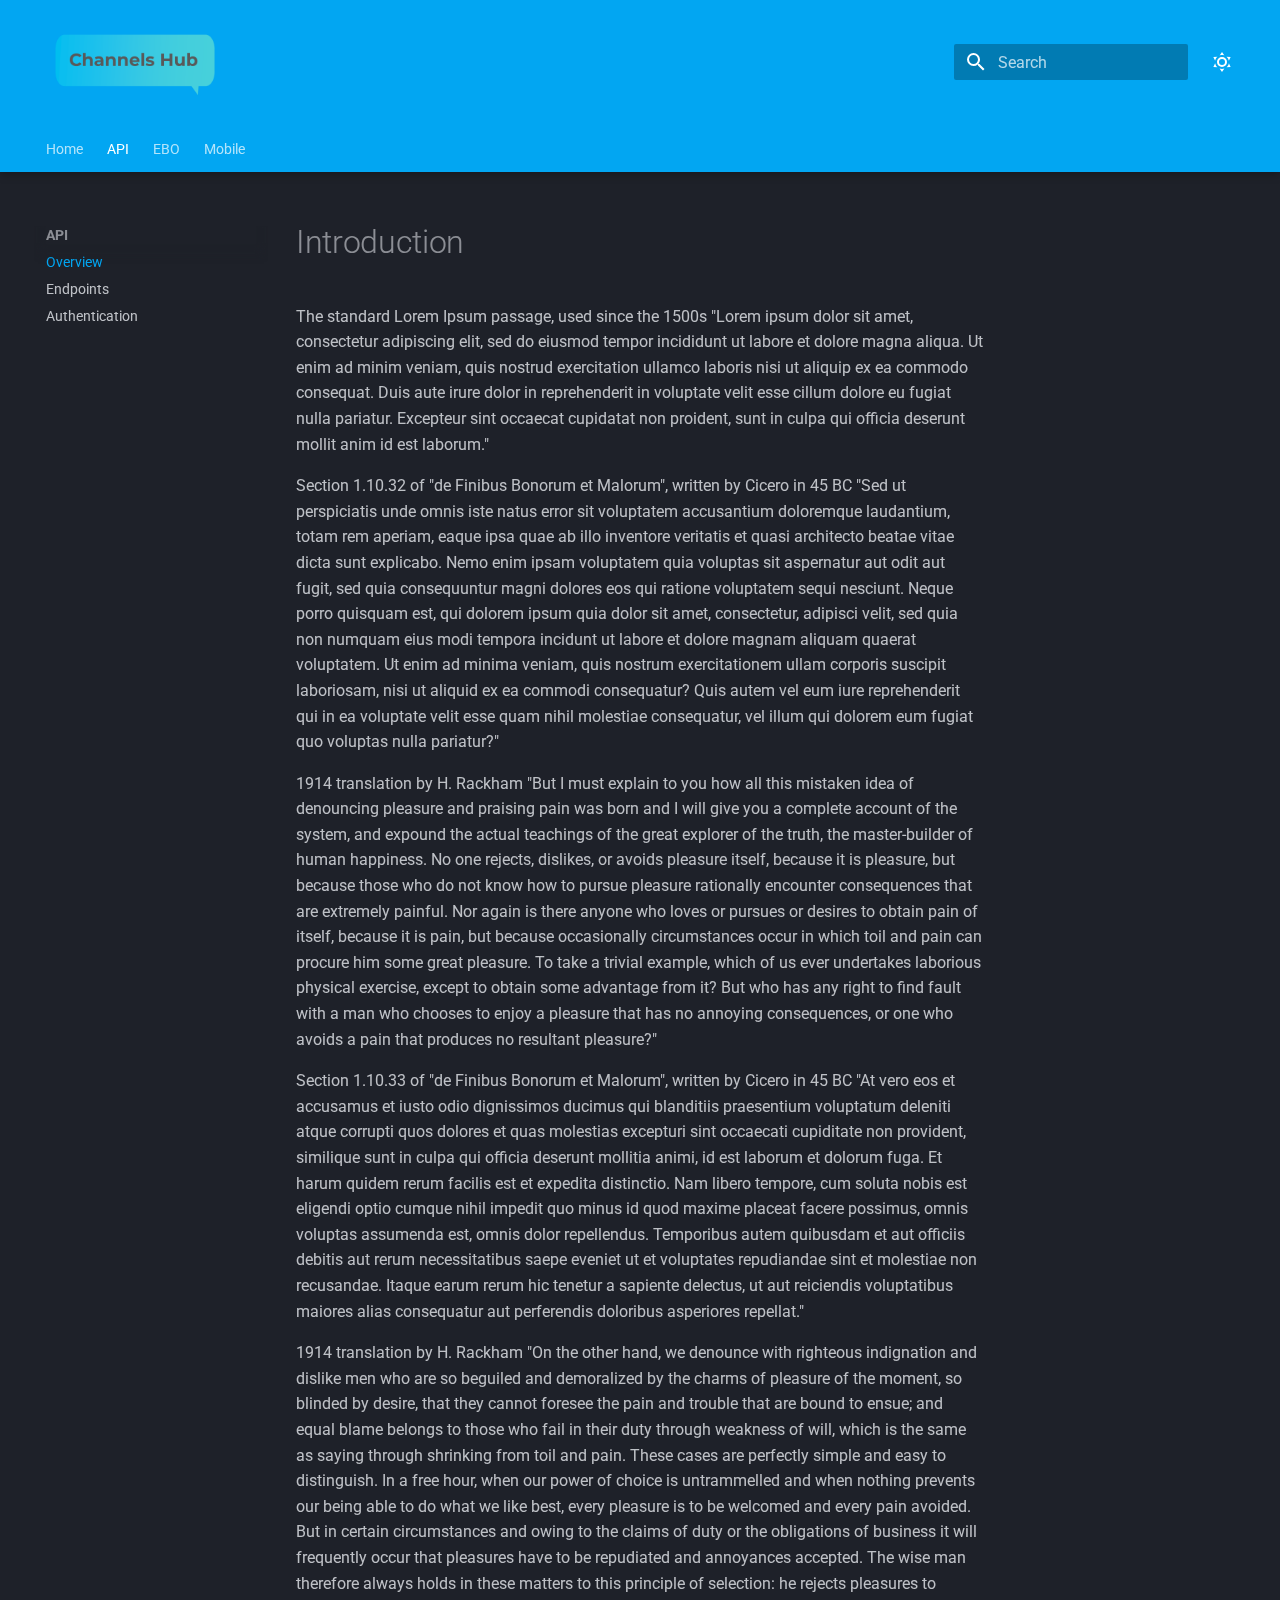
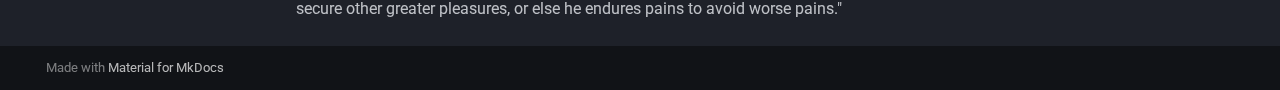
<file: API/index.html>
<!doctype html>
<html lang="en" class="no-js">
  <head>
    
      <meta charset="utf-8">
      <meta name="viewport" content="width=device-width,initial-scale=1">
      
      
      
        <link rel="canonical" href="https://channels.readthedocs.io/API/">
      
      
        <link rel="prev" href="..">
      
      
        <link rel="next" href="../api-endpoints/">
      
      
      <link rel="icon" href="../assets/images/favicon.png">
      <meta name="generator" content="mkdocs-1.6.1, mkdocs-material-9.6.16">
    
    
      
        <title>Overview - Channels Hub</title>
      
    
    
      <link rel="stylesheet" href="../assets/stylesheets/main.7e37652d.min.css">
      
        
        <link rel="stylesheet" href="../assets/stylesheets/palette.06af60db.min.css">
      
      


    
    
      
    
    
      
        
        
        <link rel="preconnect" href="https://fonts.gstatic.com" crossorigin>
        <link rel="stylesheet" href="https://fonts.googleapis.com/css?family=Roboto:300,300i,400,400i,700,700i%7CRoboto+Mono:400,400i,700,700i&display=fallback">
        <style>:root{--md-text-font:"Roboto";--md-code-font:"Roboto Mono"}</style>
      
    
    
      <link rel="stylesheet" href="../assets/custom.css">
    
    <script>__md_scope=new URL("..",location),__md_hash=e=>[...e].reduce(((e,_)=>(e<<5)-e+_.charCodeAt(0)),0),__md_get=(e,_=localStorage,t=__md_scope)=>JSON.parse(_.getItem(t.pathname+"."+e)),__md_set=(e,_,t=localStorage,a=__md_scope)=>{try{t.setItem(a.pathname+"."+e,JSON.stringify(_))}catch(e){}}</script>
    
      

    
    
    
  </head>
  
  
    
    
      
    
    
    
    
    <body dir="ltr" data-md-color-scheme="slate" data-md-color-primary="light-blue" data-md-color-accent="deep-purple">
  
    
    <input class="md-toggle" data-md-toggle="drawer" type="checkbox" id="__drawer" autocomplete="off">
    <input class="md-toggle" data-md-toggle="search" type="checkbox" id="__search" autocomplete="off">
    <label class="md-overlay" for="__drawer"></label>
    <div data-md-component="skip">
      
        
        <a href="#introduction" class="md-skip">
          Skip to content
        </a>
      
    </div>
    <div data-md-component="announce">
      
    </div>
    
    
      

  

<header class="md-header md-header--shadow md-header--lifted" data-md-component="header">
  <nav class="md-header__inner md-grid" aria-label="Header">
    <a href=".." title="Channels Hub" class="md-header__button md-logo" aria-label="Channels Hub" data-md-component="logo">
      
  <img src="../assets/CHANNELS.png" alt="logo">

    </a>
    <label class="md-header__button md-icon" for="__drawer">
      
      <svg xmlns="http://www.w3.org/2000/svg" viewBox="0 0 24 24"><path d="M3 6h18v2H3zm0 5h18v2H3zm0 5h18v2H3z"/></svg>
    </label>
    <div class="md-header__title" data-md-component="header-title">
      <div class="md-header__ellipsis">
        <div class="md-header__topic">
          <span class="md-ellipsis">
            Channels Hub
          </span>
        </div>
        <div class="md-header__topic" data-md-component="header-topic">
          <span class="md-ellipsis">
            
              Overview
            
          </span>
        </div>
      </div>
    </div>
    
      
        <form class="md-header__option" data-md-component="palette">
  
    
    
    
    <input class="md-option" data-md-color-media="" data-md-color-scheme="slate" data-md-color-primary="light-blue" data-md-color-accent="deep-purple"  aria-label="Dark mode"  type="radio" name="__palette" id="__palette_0">
    
      <label class="md-header__button md-icon" title="Dark mode" for="__palette_1" hidden>
        <svg xmlns="http://www.w3.org/2000/svg" viewBox="0 0 24 24"><path d="M12 7a5 5 0 0 1 5 5 5 5 0 0 1-5 5 5 5 0 0 1-5-5 5 5 0 0 1 5-5m0 2a3 3 0 0 0-3 3 3 3 0 0 0 3 3 3 3 0 0 0 3-3 3 3 0 0 0-3-3m0-7 2.39 3.42C13.65 5.15 12.84 5 12 5s-1.65.15-2.39.42zM3.34 7l4.16-.35A7.2 7.2 0 0 0 5.94 8.5c-.44.74-.69 1.5-.83 2.29zm.02 10 1.76-3.77a7.131 7.131 0 0 0 2.38 4.14zM20.65 7l-1.77 3.79a7.02 7.02 0 0 0-2.38-4.15zm-.01 10-4.14.36c.59-.51 1.12-1.14 1.54-1.86.42-.73.69-1.5.83-2.29zM12 22l-2.41-3.44c.74.27 1.55.44 2.41.44.82 0 1.63-.17 2.37-.44z"/></svg>
      </label>
    
  
    
    
    
    <input class="md-option" data-md-color-media="" data-md-color-scheme="default" data-md-color-primary="light-blue" data-md-color-accent="deep-orange"  aria-label="Light mode"  type="radio" name="__palette" id="__palette_1">
    
      <label class="md-header__button md-icon" title="Light mode" for="__palette_0" hidden>
        <svg xmlns="http://www.w3.org/2000/svg" viewBox="0 0 24 24"><path d="m17.75 4.09-2.53 1.94.91 3.06-2.63-1.81-2.63 1.81.91-3.06-2.53-1.94L12.44 4l1.06-3 1.06 3zm3.5 6.91-1.64 1.25.59 1.98-1.7-1.17-1.7 1.17.59-1.98L15.75 11l2.06-.05L18.5 9l.69 1.95zm-2.28 4.95c.83-.08 1.72 1.1 1.19 1.85-.32.45-.66.87-1.08 1.27C15.17 23 8.84 23 4.94 19.07c-3.91-3.9-3.91-10.24 0-14.14.4-.4.82-.76 1.27-1.08.75-.53 1.93.36 1.85 1.19-.27 2.86.69 5.83 2.89 8.02a9.96 9.96 0 0 0 8.02 2.89m-1.64 2.02a12.08 12.08 0 0 1-7.8-3.47c-2.17-2.19-3.33-5-3.49-7.82-2.81 3.14-2.7 7.96.31 10.98 3.02 3.01 7.84 3.12 10.98.31"/></svg>
      </label>
    
  
</form>
      
    
    
      <script>var palette=__md_get("__palette");if(palette&&palette.color){if("(prefers-color-scheme)"===palette.color.media){var media=matchMedia("(prefers-color-scheme: light)"),input=document.querySelector(media.matches?"[data-md-color-media='(prefers-color-scheme: light)']":"[data-md-color-media='(prefers-color-scheme: dark)']");palette.color.media=input.getAttribute("data-md-color-media"),palette.color.scheme=input.getAttribute("data-md-color-scheme"),palette.color.primary=input.getAttribute("data-md-color-primary"),palette.color.accent=input.getAttribute("data-md-color-accent")}for(var[key,value]of Object.entries(palette.color))document.body.setAttribute("data-md-color-"+key,value)}</script>
    
    
    
      
      
        <label class="md-header__button md-icon" for="__search">
          
          <svg xmlns="http://www.w3.org/2000/svg" viewBox="0 0 24 24"><path d="M9.5 3A6.5 6.5 0 0 1 16 9.5c0 1.61-.59 3.09-1.56 4.23l.27.27h.79l5 5-1.5 1.5-5-5v-.79l-.27-.27A6.52 6.52 0 0 1 9.5 16 6.5 6.5 0 0 1 3 9.5 6.5 6.5 0 0 1 9.5 3m0 2C7 5 5 7 5 9.5S7 14 9.5 14 14 12 14 9.5 12 5 9.5 5"/></svg>
        </label>
        <div class="md-search" data-md-component="search" role="dialog">
  <label class="md-search__overlay" for="__search"></label>
  <div class="md-search__inner" role="search">
    <form class="md-search__form" name="search">
      <input type="text" class="md-search__input" name="query" aria-label="Search" placeholder="Search" autocapitalize="off" autocorrect="off" autocomplete="off" spellcheck="false" data-md-component="search-query" required>
      <label class="md-search__icon md-icon" for="__search">
        
        <svg xmlns="http://www.w3.org/2000/svg" viewBox="0 0 24 24"><path d="M9.5 3A6.5 6.5 0 0 1 16 9.5c0 1.61-.59 3.09-1.56 4.23l.27.27h.79l5 5-1.5 1.5-5-5v-.79l-.27-.27A6.52 6.52 0 0 1 9.5 16 6.5 6.5 0 0 1 3 9.5 6.5 6.5 0 0 1 9.5 3m0 2C7 5 5 7 5 9.5S7 14 9.5 14 14 12 14 9.5 12 5 9.5 5"/></svg>
        
        <svg xmlns="http://www.w3.org/2000/svg" viewBox="0 0 24 24"><path d="M20 11v2H8l5.5 5.5-1.42 1.42L4.16 12l7.92-7.92L13.5 5.5 8 11z"/></svg>
      </label>
      <nav class="md-search__options" aria-label="Search">
        
        <button type="reset" class="md-search__icon md-icon" title="Clear" aria-label="Clear" tabindex="-1">
          
          <svg xmlns="http://www.w3.org/2000/svg" viewBox="0 0 24 24"><path d="M19 6.41 17.59 5 12 10.59 6.41 5 5 6.41 10.59 12 5 17.59 6.41 19 12 13.41 17.59 19 19 17.59 13.41 12z"/></svg>
        </button>
      </nav>
      
    </form>
    <div class="md-search__output">
      <div class="md-search__scrollwrap" tabindex="0" data-md-scrollfix>
        <div class="md-search-result" data-md-component="search-result">
          <div class="md-search-result__meta">
            Initializing search
          </div>
          <ol class="md-search-result__list" role="presentation"></ol>
        </div>
      </div>
    </div>
  </div>
</div>
      
    
    
  </nav>
  
    
      
<nav class="md-tabs" aria-label="Tabs" data-md-component="tabs">
  <div class="md-grid">
    <ul class="md-tabs__list">
      
        
  
  
  
  
    <li class="md-tabs__item">
      <a href=".." class="md-tabs__link">
        
  
  
    
  
  Home

      </a>
    </li>
  

      
        
  
  
  
    
  
  
    
    
      <li class="md-tabs__item md-tabs__item--active">
        <a href="./" class="md-tabs__link">
          
  
  
  API

        </a>
      </li>
    
  

      
        
  
  
  
  
    
    
      <li class="md-tabs__item">
        <a href="../EBO/" class="md-tabs__link">
          
  
  
  EBO

        </a>
      </li>
    
  

      
        
  
  
  
  
    
    
      <li class="md-tabs__item">
        <a href="../Mobile/" class="md-tabs__link">
          
  
  
  Mobile

        </a>
      </li>
    
  

      
    </ul>
  </div>
</nav>
    
  
</header>
    
    <div class="md-container" data-md-component="container">
      
      
        
      
      <main class="md-main" data-md-component="main">
        <div class="md-main__inner md-grid">
          
            
              
              <div class="md-sidebar md-sidebar--primary" data-md-component="sidebar" data-md-type="navigation" >
                <div class="md-sidebar__scrollwrap">
                  <div class="md-sidebar__inner">
                    


  


<nav class="md-nav md-nav--primary md-nav--lifted" aria-label="Navigation" data-md-level="0">
  <label class="md-nav__title" for="__drawer">
    <a href=".." title="Channels Hub" class="md-nav__button md-logo" aria-label="Channels Hub" data-md-component="logo">
      
  <img src="../assets/CHANNELS.png" alt="logo">

    </a>
    Channels Hub
  </label>
  
  <ul class="md-nav__list" data-md-scrollfix>
    
      
      
  
  
  
  
    <li class="md-nav__item">
      <a href=".." class="md-nav__link">
        
  
  
  <span class="md-ellipsis">
    Home
    
  </span>
  

      </a>
    </li>
  

    
      
      
  
  
    
  
  
  
    
    
    
    
      
        
        
      
      
        
      
    
    
    <li class="md-nav__item md-nav__item--active md-nav__item--section md-nav__item--nested">
      
        
        
        <input class="md-nav__toggle md-toggle " type="checkbox" id="__nav_2" checked>
        
          
          <label class="md-nav__link" for="__nav_2" id="__nav_2_label" tabindex="">
            
  
  
  <span class="md-ellipsis">
    API
    
  </span>
  

            <span class="md-nav__icon md-icon"></span>
          </label>
        
        <nav class="md-nav" data-md-level="1" aria-labelledby="__nav_2_label" aria-expanded="true">
          <label class="md-nav__title" for="__nav_2">
            <span class="md-nav__icon md-icon"></span>
            API
          </label>
          <ul class="md-nav__list" data-md-scrollfix>
            
              
                
  
  
    
  
  
  
    <li class="md-nav__item md-nav__item--active">
      
      <input class="md-nav__toggle md-toggle" type="checkbox" id="__toc">
      
      
        
      
      
      <a href="./" class="md-nav__link md-nav__link--active">
        
  
  
  <span class="md-ellipsis">
    Overview
    
  </span>
  

      </a>
      
    </li>
  

              
            
              
                
  
  
  
  
    <li class="md-nav__item">
      <a href="../api-endpoints/" class="md-nav__link">
        
  
  
  <span class="md-ellipsis">
    Endpoints
    
  </span>
  

      </a>
    </li>
  

              
            
              
                
  
  
  
  
    <li class="md-nav__item">
      <a href="../api-auth/" class="md-nav__link">
        
  
  
  <span class="md-ellipsis">
    Authentication
    
  </span>
  

      </a>
    </li>
  

              
            
          </ul>
        </nav>
      
    </li>
  

    
      
      
  
  
  
  
    
    
    
    
      
      
        
      
    
    
    <li class="md-nav__item md-nav__item--nested">
      
        
        
          
        
        <input class="md-nav__toggle md-toggle md-toggle--indeterminate" type="checkbox" id="__nav_3" >
        
          
          <label class="md-nav__link" for="__nav_3" id="__nav_3_label" tabindex="0">
            
  
  
  <span class="md-ellipsis">
    EBO
    
  </span>
  

            <span class="md-nav__icon md-icon"></span>
          </label>
        
        <nav class="md-nav" data-md-level="1" aria-labelledby="__nav_3_label" aria-expanded="false">
          <label class="md-nav__title" for="__nav_3">
            <span class="md-nav__icon md-icon"></span>
            EBO
          </label>
          <ul class="md-nav__list" data-md-scrollfix>
            
              
                
  
  
  
  
    <li class="md-nav__item">
      <a href="../EBO/" class="md-nav__link">
        
  
  
  <span class="md-ellipsis">
    Overview
    
  </span>
  

      </a>
    </li>
  

              
            
              
                
  
  
  
  
    <li class="md-nav__item">
      <a href="../Architecture/" class="md-nav__link">
        
  
  
  <span class="md-ellipsis">
    Architecture
    
  </span>
  

      </a>
    </li>
  

              
            
          </ul>
        </nav>
      
    </li>
  

    
      
      
  
  
  
  
    
    
    
    
      
      
        
      
    
    
    <li class="md-nav__item md-nav__item--nested">
      
        
        
          
        
        <input class="md-nav__toggle md-toggle md-toggle--indeterminate" type="checkbox" id="__nav_4" >
        
          
          <label class="md-nav__link" for="__nav_4" id="__nav_4_label" tabindex="0">
            
  
  
  <span class="md-ellipsis">
    Mobile
    
  </span>
  

            <span class="md-nav__icon md-icon"></span>
          </label>
        
        <nav class="md-nav" data-md-level="1" aria-labelledby="__nav_4_label" aria-expanded="false">
          <label class="md-nav__title" for="__nav_4">
            <span class="md-nav__icon md-icon"></span>
            Mobile
          </label>
          <ul class="md-nav__list" data-md-scrollfix>
            
              
                
  
  
  
  
    <li class="md-nav__item">
      <a href="../Mobile/" class="md-nav__link">
        
  
  
  <span class="md-ellipsis">
    Overview
    
  </span>
  

      </a>
    </li>
  

              
            
          </ul>
        </nav>
      
    </li>
  

    
  </ul>
</nav>
                  </div>
                </div>
              </div>
            
            
              
              <div class="md-sidebar md-sidebar--secondary" data-md-component="sidebar" data-md-type="toc" >
                <div class="md-sidebar__scrollwrap">
                  <div class="md-sidebar__inner">
                    

<nav class="md-nav md-nav--secondary" aria-label="Table of contents">
  
  
  
    
  
  
</nav>
                  </div>
                </div>
              </div>
            
          
          
            <div class="md-content" data-md-component="content">
              <article class="md-content__inner md-typeset">
                
                  



<h1 id="introduction">Introduction</h1>
<p>The standard Lorem Ipsum passage, used since the 1500s
"Lorem ipsum dolor sit amet, consectetur adipiscing elit, sed do eiusmod tempor incididunt ut labore et dolore magna aliqua. Ut enim ad minim veniam, quis nostrud exercitation ullamco laboris nisi ut aliquip ex ea commodo consequat. Duis aute irure dolor in reprehenderit in voluptate velit esse cillum dolore eu fugiat nulla pariatur. Excepteur sint occaecat cupidatat non proident, sunt in culpa qui officia deserunt mollit anim id est laborum."</p>
<p>Section 1.10.32 of "de Finibus Bonorum et Malorum", written by Cicero in 45 BC
"Sed ut perspiciatis unde omnis iste natus error sit voluptatem accusantium doloremque laudantium, totam rem aperiam, eaque ipsa quae ab illo inventore veritatis et quasi architecto beatae vitae dicta sunt explicabo. Nemo enim ipsam voluptatem quia voluptas sit aspernatur aut odit aut fugit, sed quia consequuntur magni dolores eos qui ratione voluptatem sequi nesciunt. Neque porro quisquam est, qui dolorem ipsum quia dolor sit amet, consectetur, adipisci velit, sed quia non numquam eius modi tempora incidunt ut labore et dolore magnam aliquam quaerat voluptatem. Ut enim ad minima veniam, quis nostrum exercitationem ullam corporis suscipit laboriosam, nisi ut aliquid ex ea commodi consequatur? Quis autem vel eum iure reprehenderit qui in ea voluptate velit esse quam nihil molestiae consequatur, vel illum qui dolorem eum fugiat quo voluptas nulla pariatur?"</p>
<p>1914 translation by H. Rackham
"But I must explain to you how all this mistaken idea of denouncing pleasure and praising pain was born and I will give you a complete account of the system, and expound the actual teachings of the great explorer of the truth, the master-builder of human happiness. No one rejects, dislikes, or avoids pleasure itself, because it is pleasure, but because those who do not know how to pursue pleasure rationally encounter consequences that are extremely painful. Nor again is there anyone who loves or pursues or desires to obtain pain of itself, because it is pain, but because occasionally circumstances occur in which toil and pain can procure him some great pleasure. To take a trivial example, which of us ever undertakes laborious physical exercise, except to obtain some advantage from it? But who has any right to find fault with a man who chooses to enjoy a pleasure that has no annoying consequences, or one who avoids a pain that produces no resultant pleasure?"</p>
<p>Section 1.10.33 of "de Finibus Bonorum et Malorum", written by Cicero in 45 BC
"At vero eos et accusamus et iusto odio dignissimos ducimus qui blanditiis praesentium voluptatum deleniti atque corrupti quos dolores et quas molestias excepturi sint occaecati cupiditate non provident, similique sunt in culpa qui officia deserunt mollitia animi, id est laborum et dolorum fuga. Et harum quidem rerum facilis est et expedita distinctio. Nam libero tempore, cum soluta nobis est eligendi optio cumque nihil impedit quo minus id quod maxime placeat facere possimus, omnis voluptas assumenda est, omnis dolor repellendus. Temporibus autem quibusdam et aut officiis debitis aut rerum necessitatibus saepe eveniet ut et voluptates repudiandae sint et molestiae non recusandae. Itaque earum rerum hic tenetur a sapiente delectus, ut aut reiciendis voluptatibus maiores alias consequatur aut perferendis doloribus asperiores repellat."</p>
<p>1914 translation by H. Rackham
"On the other hand, we denounce with righteous indignation and dislike men who are so beguiled and demoralized by the charms of pleasure of the moment, so blinded by desire, that they cannot foresee the pain and trouble that are bound to ensue; and equal blame belongs to those who fail in their duty through weakness of will, which is the same as saying through shrinking from toil and pain. These cases are perfectly simple and easy to distinguish. In a free hour, when our power of choice is untrammelled and when nothing prevents our being able to do what we like best, every pleasure is to be welcomed and every pain avoided. But in certain circumstances and owing to the claims of duty or the obligations of business it will frequently occur that pleasures have to be repudiated and annoyances accepted. The wise man therefore always holds in these matters to this principle of selection: he rejects pleasures to secure other greater pleasures, or else he endures pains to avoid worse pains."</p>












                
              </article>
            </div>
          
          
<script>var target=document.getElementById(location.hash.slice(1));target&&target.name&&(target.checked=target.name.startsWith("__tabbed_"))</script>
        </div>
        
      </main>
      
        <footer class="md-footer">
  
  <div class="md-footer-meta md-typeset">
    <div class="md-footer-meta__inner md-grid">
      <div class="md-copyright">
  
  
    Made with
    <a href="https://squidfunk.github.io/mkdocs-material/" target="_blank" rel="noopener">
      Material for MkDocs
    </a>
  
</div>
      
    </div>
  </div>
</footer>
      
    </div>
    <div class="md-dialog" data-md-component="dialog">
      <div class="md-dialog__inner md-typeset"></div>
    </div>
    
    
    
      
      <script id="__config" type="application/json">{"base": "..", "features": ["navigation.tabs", "navigation.tabs.sticky", "navigation.sections", "navigation.expand"], "search": "../assets/javascripts/workers/search.d50fe291.min.js", "tags": null, "translations": {"clipboard.copied": "Copied to clipboard", "clipboard.copy": "Copy to clipboard", "search.result.more.one": "1 more on this page", "search.result.more.other": "# more on this page", "search.result.none": "No matching documents", "search.result.one": "1 matching document", "search.result.other": "# matching documents", "search.result.placeholder": "Type to start searching", "search.result.term.missing": "Missing", "select.version": "Select version"}, "version": null}</script>
    
    
      <script src="../assets/javascripts/bundle.50899def.min.js"></script>
      
    
  </body>
</html>
</file>
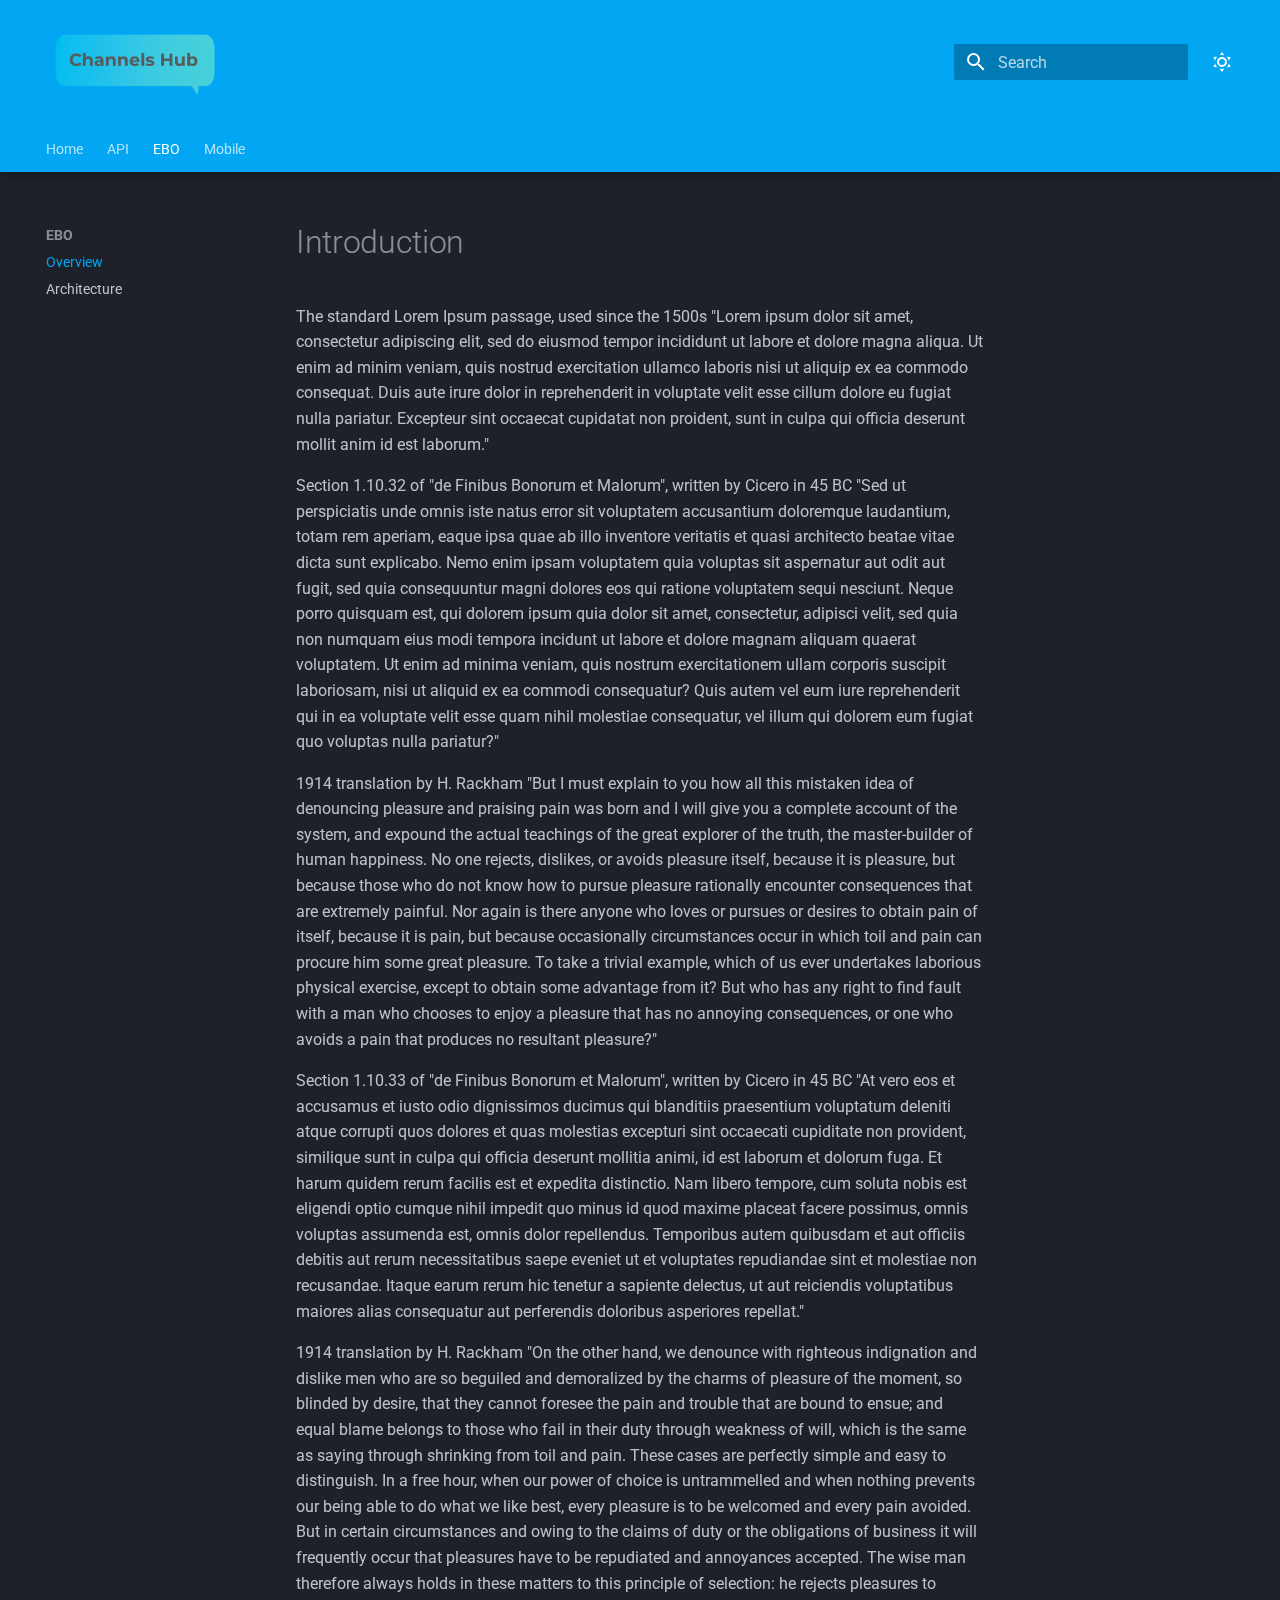
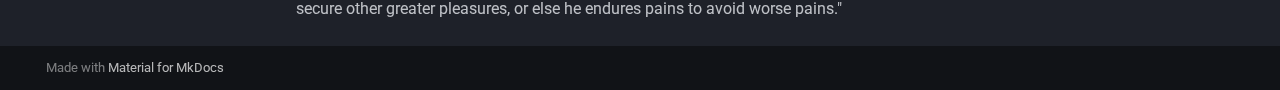
<file: EBO/index.html>
<!doctype html>
<html lang="en" class="no-js">
  <head>
    
      <meta charset="utf-8">
      <meta name="viewport" content="width=device-width,initial-scale=1">
      
      
      
        <link rel="canonical" href="https://channels.readthedocs.io/EBO/">
      
      
        <link rel="prev" href="../api-auth/">
      
      
        <link rel="next" href="../Architecture/">
      
      
      <link rel="icon" href="../assets/images/favicon.png">
      <meta name="generator" content="mkdocs-1.6.1, mkdocs-material-9.6.16">
    
    
      
        <title>Overview - Channels Hub</title>
      
    
    
      <link rel="stylesheet" href="../assets/stylesheets/main.7e37652d.min.css">
      
        
        <link rel="stylesheet" href="../assets/stylesheets/palette.06af60db.min.css">
      
      


    
    
      
    
    
      
        
        
        <link rel="preconnect" href="https://fonts.gstatic.com" crossorigin>
        <link rel="stylesheet" href="https://fonts.googleapis.com/css?family=Roboto:300,300i,400,400i,700,700i%7CRoboto+Mono:400,400i,700,700i&display=fallback">
        <style>:root{--md-text-font:"Roboto";--md-code-font:"Roboto Mono"}</style>
      
    
    
      <link rel="stylesheet" href="../assets/custom.css">
    
    <script>__md_scope=new URL("..",location),__md_hash=e=>[...e].reduce(((e,_)=>(e<<5)-e+_.charCodeAt(0)),0),__md_get=(e,_=localStorage,t=__md_scope)=>JSON.parse(_.getItem(t.pathname+"."+e)),__md_set=(e,_,t=localStorage,a=__md_scope)=>{try{t.setItem(a.pathname+"."+e,JSON.stringify(_))}catch(e){}}</script>
    
      

    
    
    
  </head>
  
  
    
    
      
    
    
    
    
    <body dir="ltr" data-md-color-scheme="slate" data-md-color-primary="light-blue" data-md-color-accent="deep-purple">
  
    
    <input class="md-toggle" data-md-toggle="drawer" type="checkbox" id="__drawer" autocomplete="off">
    <input class="md-toggle" data-md-toggle="search" type="checkbox" id="__search" autocomplete="off">
    <label class="md-overlay" for="__drawer"></label>
    <div data-md-component="skip">
      
        
        <a href="#introduction" class="md-skip">
          Skip to content
        </a>
      
    </div>
    <div data-md-component="announce">
      
    </div>
    
    
      

  

<header class="md-header md-header--shadow md-header--lifted" data-md-component="header">
  <nav class="md-header__inner md-grid" aria-label="Header">
    <a href=".." title="Channels Hub" class="md-header__button md-logo" aria-label="Channels Hub" data-md-component="logo">
      
  <img src="../assets/CHANNELS.png" alt="logo">

    </a>
    <label class="md-header__button md-icon" for="__drawer">
      
      <svg xmlns="http://www.w3.org/2000/svg" viewBox="0 0 24 24"><path d="M3 6h18v2H3zm0 5h18v2H3zm0 5h18v2H3z"/></svg>
    </label>
    <div class="md-header__title" data-md-component="header-title">
      <div class="md-header__ellipsis">
        <div class="md-header__topic">
          <span class="md-ellipsis">
            Channels Hub
          </span>
        </div>
        <div class="md-header__topic" data-md-component="header-topic">
          <span class="md-ellipsis">
            
              Overview
            
          </span>
        </div>
      </div>
    </div>
    
      
        <form class="md-header__option" data-md-component="palette">
  
    
    
    
    <input class="md-option" data-md-color-media="" data-md-color-scheme="slate" data-md-color-primary="light-blue" data-md-color-accent="deep-purple"  aria-label="Dark mode"  type="radio" name="__palette" id="__palette_0">
    
      <label class="md-header__button md-icon" title="Dark mode" for="__palette_1" hidden>
        <svg xmlns="http://www.w3.org/2000/svg" viewBox="0 0 24 24"><path d="M12 7a5 5 0 0 1 5 5 5 5 0 0 1-5 5 5 5 0 0 1-5-5 5 5 0 0 1 5-5m0 2a3 3 0 0 0-3 3 3 3 0 0 0 3 3 3 3 0 0 0 3-3 3 3 0 0 0-3-3m0-7 2.39 3.42C13.65 5.15 12.84 5 12 5s-1.65.15-2.39.42zM3.34 7l4.16-.35A7.2 7.2 0 0 0 5.94 8.5c-.44.74-.69 1.5-.83 2.29zm.02 10 1.76-3.77a7.131 7.131 0 0 0 2.38 4.14zM20.65 7l-1.77 3.79a7.02 7.02 0 0 0-2.38-4.15zm-.01 10-4.14.36c.59-.51 1.12-1.14 1.54-1.86.42-.73.69-1.5.83-2.29zM12 22l-2.41-3.44c.74.27 1.55.44 2.41.44.82 0 1.63-.17 2.37-.44z"/></svg>
      </label>
    
  
    
    
    
    <input class="md-option" data-md-color-media="" data-md-color-scheme="default" data-md-color-primary="light-blue" data-md-color-accent="deep-orange"  aria-label="Light mode"  type="radio" name="__palette" id="__palette_1">
    
      <label class="md-header__button md-icon" title="Light mode" for="__palette_0" hidden>
        <svg xmlns="http://www.w3.org/2000/svg" viewBox="0 0 24 24"><path d="m17.75 4.09-2.53 1.94.91 3.06-2.63-1.81-2.63 1.81.91-3.06-2.53-1.94L12.44 4l1.06-3 1.06 3zm3.5 6.91-1.64 1.25.59 1.98-1.7-1.17-1.7 1.17.59-1.98L15.75 11l2.06-.05L18.5 9l.69 1.95zm-2.28 4.95c.83-.08 1.72 1.1 1.19 1.85-.32.45-.66.87-1.08 1.27C15.17 23 8.84 23 4.94 19.07c-3.91-3.9-3.91-10.24 0-14.14.4-.4.82-.76 1.27-1.08.75-.53 1.93.36 1.85 1.19-.27 2.86.69 5.83 2.89 8.02a9.96 9.96 0 0 0 8.02 2.89m-1.64 2.02a12.08 12.08 0 0 1-7.8-3.47c-2.17-2.19-3.33-5-3.49-7.82-2.81 3.14-2.7 7.96.31 10.98 3.02 3.01 7.84 3.12 10.98.31"/></svg>
      </label>
    
  
</form>
      
    
    
      <script>var palette=__md_get("__palette");if(palette&&palette.color){if("(prefers-color-scheme)"===palette.color.media){var media=matchMedia("(prefers-color-scheme: light)"),input=document.querySelector(media.matches?"[data-md-color-media='(prefers-color-scheme: light)']":"[data-md-color-media='(prefers-color-scheme: dark)']");palette.color.media=input.getAttribute("data-md-color-media"),palette.color.scheme=input.getAttribute("data-md-color-scheme"),palette.color.primary=input.getAttribute("data-md-color-primary"),palette.color.accent=input.getAttribute("data-md-color-accent")}for(var[key,value]of Object.entries(palette.color))document.body.setAttribute("data-md-color-"+key,value)}</script>
    
    
    
      
      
        <label class="md-header__button md-icon" for="__search">
          
          <svg xmlns="http://www.w3.org/2000/svg" viewBox="0 0 24 24"><path d="M9.5 3A6.5 6.5 0 0 1 16 9.5c0 1.61-.59 3.09-1.56 4.23l.27.27h.79l5 5-1.5 1.5-5-5v-.79l-.27-.27A6.52 6.52 0 0 1 9.5 16 6.5 6.5 0 0 1 3 9.5 6.5 6.5 0 0 1 9.5 3m0 2C7 5 5 7 5 9.5S7 14 9.5 14 14 12 14 9.5 12 5 9.5 5"/></svg>
        </label>
        <div class="md-search" data-md-component="search" role="dialog">
  <label class="md-search__overlay" for="__search"></label>
  <div class="md-search__inner" role="search">
    <form class="md-search__form" name="search">
      <input type="text" class="md-search__input" name="query" aria-label="Search" placeholder="Search" autocapitalize="off" autocorrect="off" autocomplete="off" spellcheck="false" data-md-component="search-query" required>
      <label class="md-search__icon md-icon" for="__search">
        
        <svg xmlns="http://www.w3.org/2000/svg" viewBox="0 0 24 24"><path d="M9.5 3A6.5 6.5 0 0 1 16 9.5c0 1.61-.59 3.09-1.56 4.23l.27.27h.79l5 5-1.5 1.5-5-5v-.79l-.27-.27A6.52 6.52 0 0 1 9.5 16 6.5 6.5 0 0 1 3 9.5 6.5 6.5 0 0 1 9.5 3m0 2C7 5 5 7 5 9.5S7 14 9.5 14 14 12 14 9.5 12 5 9.5 5"/></svg>
        
        <svg xmlns="http://www.w3.org/2000/svg" viewBox="0 0 24 24"><path d="M20 11v2H8l5.5 5.5-1.42 1.42L4.16 12l7.92-7.92L13.5 5.5 8 11z"/></svg>
      </label>
      <nav class="md-search__options" aria-label="Search">
        
        <button type="reset" class="md-search__icon md-icon" title="Clear" aria-label="Clear" tabindex="-1">
          
          <svg xmlns="http://www.w3.org/2000/svg" viewBox="0 0 24 24"><path d="M19 6.41 17.59 5 12 10.59 6.41 5 5 6.41 10.59 12 5 17.59 6.41 19 12 13.41 17.59 19 19 17.59 13.41 12z"/></svg>
        </button>
      </nav>
      
    </form>
    <div class="md-search__output">
      <div class="md-search__scrollwrap" tabindex="0" data-md-scrollfix>
        <div class="md-search-result" data-md-component="search-result">
          <div class="md-search-result__meta">
            Initializing search
          </div>
          <ol class="md-search-result__list" role="presentation"></ol>
        </div>
      </div>
    </div>
  </div>
</div>
      
    
    
  </nav>
  
    
      
<nav class="md-tabs" aria-label="Tabs" data-md-component="tabs">
  <div class="md-grid">
    <ul class="md-tabs__list">
      
        
  
  
  
  
    <li class="md-tabs__item">
      <a href=".." class="md-tabs__link">
        
  
  
    
  
  Home

      </a>
    </li>
  

      
        
  
  
  
  
    
    
      <li class="md-tabs__item">
        <a href="../API/" class="md-tabs__link">
          
  
  
  API

        </a>
      </li>
    
  

      
        
  
  
  
    
  
  
    
    
      <li class="md-tabs__item md-tabs__item--active">
        <a href="./" class="md-tabs__link">
          
  
  
  EBO

        </a>
      </li>
    
  

      
        
  
  
  
  
    
    
      <li class="md-tabs__item">
        <a href="../Mobile/" class="md-tabs__link">
          
  
  
  Mobile

        </a>
      </li>
    
  

      
    </ul>
  </div>
</nav>
    
  
</header>
    
    <div class="md-container" data-md-component="container">
      
      
        
      
      <main class="md-main" data-md-component="main">
        <div class="md-main__inner md-grid">
          
            
              
              <div class="md-sidebar md-sidebar--primary" data-md-component="sidebar" data-md-type="navigation" >
                <div class="md-sidebar__scrollwrap">
                  <div class="md-sidebar__inner">
                    


  


<nav class="md-nav md-nav--primary md-nav--lifted" aria-label="Navigation" data-md-level="0">
  <label class="md-nav__title" for="__drawer">
    <a href=".." title="Channels Hub" class="md-nav__button md-logo" aria-label="Channels Hub" data-md-component="logo">
      
  <img src="../assets/CHANNELS.png" alt="logo">

    </a>
    Channels Hub
  </label>
  
  <ul class="md-nav__list" data-md-scrollfix>
    
      
      
  
  
  
  
    <li class="md-nav__item">
      <a href=".." class="md-nav__link">
        
  
  
  <span class="md-ellipsis">
    Home
    
  </span>
  

      </a>
    </li>
  

    
      
      
  
  
  
  
    
    
    
    
      
      
        
      
    
    
    <li class="md-nav__item md-nav__item--nested">
      
        
        
          
        
        <input class="md-nav__toggle md-toggle md-toggle--indeterminate" type="checkbox" id="__nav_2" >
        
          
          <label class="md-nav__link" for="__nav_2" id="__nav_2_label" tabindex="0">
            
  
  
  <span class="md-ellipsis">
    API
    
  </span>
  

            <span class="md-nav__icon md-icon"></span>
          </label>
        
        <nav class="md-nav" data-md-level="1" aria-labelledby="__nav_2_label" aria-expanded="false">
          <label class="md-nav__title" for="__nav_2">
            <span class="md-nav__icon md-icon"></span>
            API
          </label>
          <ul class="md-nav__list" data-md-scrollfix>
            
              
                
  
  
  
  
    <li class="md-nav__item">
      <a href="../API/" class="md-nav__link">
        
  
  
  <span class="md-ellipsis">
    Overview
    
  </span>
  

      </a>
    </li>
  

              
            
              
                
  
  
  
  
    <li class="md-nav__item">
      <a href="../api-endpoints/" class="md-nav__link">
        
  
  
  <span class="md-ellipsis">
    Endpoints
    
  </span>
  

      </a>
    </li>
  

              
            
              
                
  
  
  
  
    <li class="md-nav__item">
      <a href="../api-auth/" class="md-nav__link">
        
  
  
  <span class="md-ellipsis">
    Authentication
    
  </span>
  

      </a>
    </li>
  

              
            
          </ul>
        </nav>
      
    </li>
  

    
      
      
  
  
    
  
  
  
    
    
    
    
      
        
        
      
      
        
      
    
    
    <li class="md-nav__item md-nav__item--active md-nav__item--section md-nav__item--nested">
      
        
        
        <input class="md-nav__toggle md-toggle " type="checkbox" id="__nav_3" checked>
        
          
          <label class="md-nav__link" for="__nav_3" id="__nav_3_label" tabindex="">
            
  
  
  <span class="md-ellipsis">
    EBO
    
  </span>
  

            <span class="md-nav__icon md-icon"></span>
          </label>
        
        <nav class="md-nav" data-md-level="1" aria-labelledby="__nav_3_label" aria-expanded="true">
          <label class="md-nav__title" for="__nav_3">
            <span class="md-nav__icon md-icon"></span>
            EBO
          </label>
          <ul class="md-nav__list" data-md-scrollfix>
            
              
                
  
  
    
  
  
  
    <li class="md-nav__item md-nav__item--active">
      
      <input class="md-nav__toggle md-toggle" type="checkbox" id="__toc">
      
      
        
      
      
      <a href="./" class="md-nav__link md-nav__link--active">
        
  
  
  <span class="md-ellipsis">
    Overview
    
  </span>
  

      </a>
      
    </li>
  

              
            
              
                
  
  
  
  
    <li class="md-nav__item">
      <a href="../Architecture/" class="md-nav__link">
        
  
  
  <span class="md-ellipsis">
    Architecture
    
  </span>
  

      </a>
    </li>
  

              
            
          </ul>
        </nav>
      
    </li>
  

    
      
      
  
  
  
  
    
    
    
    
      
      
        
      
    
    
    <li class="md-nav__item md-nav__item--nested">
      
        
        
          
        
        <input class="md-nav__toggle md-toggle md-toggle--indeterminate" type="checkbox" id="__nav_4" >
        
          
          <label class="md-nav__link" for="__nav_4" id="__nav_4_label" tabindex="0">
            
  
  
  <span class="md-ellipsis">
    Mobile
    
  </span>
  

            <span class="md-nav__icon md-icon"></span>
          </label>
        
        <nav class="md-nav" data-md-level="1" aria-labelledby="__nav_4_label" aria-expanded="false">
          <label class="md-nav__title" for="__nav_4">
            <span class="md-nav__icon md-icon"></span>
            Mobile
          </label>
          <ul class="md-nav__list" data-md-scrollfix>
            
              
                
  
  
  
  
    <li class="md-nav__item">
      <a href="../Mobile/" class="md-nav__link">
        
  
  
  <span class="md-ellipsis">
    Overview
    
  </span>
  

      </a>
    </li>
  

              
            
          </ul>
        </nav>
      
    </li>
  

    
  </ul>
</nav>
                  </div>
                </div>
              </div>
            
            
              
              <div class="md-sidebar md-sidebar--secondary" data-md-component="sidebar" data-md-type="toc" >
                <div class="md-sidebar__scrollwrap">
                  <div class="md-sidebar__inner">
                    

<nav class="md-nav md-nav--secondary" aria-label="Table of contents">
  
  
  
    
  
  
</nav>
                  </div>
                </div>
              </div>
            
          
          
            <div class="md-content" data-md-component="content">
              <article class="md-content__inner md-typeset">
                
                  



<h1 id="introduction">Introduction</h1>
<p>The standard Lorem Ipsum passage, used since the 1500s
"Lorem ipsum dolor sit amet, consectetur adipiscing elit, sed do eiusmod tempor incididunt ut labore et dolore magna aliqua. Ut enim ad minim veniam, quis nostrud exercitation ullamco laboris nisi ut aliquip ex ea commodo consequat. Duis aute irure dolor in reprehenderit in voluptate velit esse cillum dolore eu fugiat nulla pariatur. Excepteur sint occaecat cupidatat non proident, sunt in culpa qui officia deserunt mollit anim id est laborum."</p>
<p>Section 1.10.32 of "de Finibus Bonorum et Malorum", written by Cicero in 45 BC
"Sed ut perspiciatis unde omnis iste natus error sit voluptatem accusantium doloremque laudantium, totam rem aperiam, eaque ipsa quae ab illo inventore veritatis et quasi architecto beatae vitae dicta sunt explicabo. Nemo enim ipsam voluptatem quia voluptas sit aspernatur aut odit aut fugit, sed quia consequuntur magni dolores eos qui ratione voluptatem sequi nesciunt. Neque porro quisquam est, qui dolorem ipsum quia dolor sit amet, consectetur, adipisci velit, sed quia non numquam eius modi tempora incidunt ut labore et dolore magnam aliquam quaerat voluptatem. Ut enim ad minima veniam, quis nostrum exercitationem ullam corporis suscipit laboriosam, nisi ut aliquid ex ea commodi consequatur? Quis autem vel eum iure reprehenderit qui in ea voluptate velit esse quam nihil molestiae consequatur, vel illum qui dolorem eum fugiat quo voluptas nulla pariatur?"</p>
<p>1914 translation by H. Rackham
"But I must explain to you how all this mistaken idea of denouncing pleasure and praising pain was born and I will give you a complete account of the system, and expound the actual teachings of the great explorer of the truth, the master-builder of human happiness. No one rejects, dislikes, or avoids pleasure itself, because it is pleasure, but because those who do not know how to pursue pleasure rationally encounter consequences that are extremely painful. Nor again is there anyone who loves or pursues or desires to obtain pain of itself, because it is pain, but because occasionally circumstances occur in which toil and pain can procure him some great pleasure. To take a trivial example, which of us ever undertakes laborious physical exercise, except to obtain some advantage from it? But who has any right to find fault with a man who chooses to enjoy a pleasure that has no annoying consequences, or one who avoids a pain that produces no resultant pleasure?"</p>
<p>Section 1.10.33 of "de Finibus Bonorum et Malorum", written by Cicero in 45 BC
"At vero eos et accusamus et iusto odio dignissimos ducimus qui blanditiis praesentium voluptatum deleniti atque corrupti quos dolores et quas molestias excepturi sint occaecati cupiditate non provident, similique sunt in culpa qui officia deserunt mollitia animi, id est laborum et dolorum fuga. Et harum quidem rerum facilis est et expedita distinctio. Nam libero tempore, cum soluta nobis est eligendi optio cumque nihil impedit quo minus id quod maxime placeat facere possimus, omnis voluptas assumenda est, omnis dolor repellendus. Temporibus autem quibusdam et aut officiis debitis aut rerum necessitatibus saepe eveniet ut et voluptates repudiandae sint et molestiae non recusandae. Itaque earum rerum hic tenetur a sapiente delectus, ut aut reiciendis voluptatibus maiores alias consequatur aut perferendis doloribus asperiores repellat."</p>
<p>1914 translation by H. Rackham
"On the other hand, we denounce with righteous indignation and dislike men who are so beguiled and demoralized by the charms of pleasure of the moment, so blinded by desire, that they cannot foresee the pain and trouble that are bound to ensue; and equal blame belongs to those who fail in their duty through weakness of will, which is the same as saying through shrinking from toil and pain. These cases are perfectly simple and easy to distinguish. In a free hour, when our power of choice is untrammelled and when nothing prevents our being able to do what we like best, every pleasure is to be welcomed and every pain avoided. But in certain circumstances and owing to the claims of duty or the obligations of business it will frequently occur that pleasures have to be repudiated and annoyances accepted. The wise man therefore always holds in these matters to this principle of selection: he rejects pleasures to secure other greater pleasures, or else he endures pains to avoid worse pains."</p>












                
              </article>
            </div>
          
          
<script>var target=document.getElementById(location.hash.slice(1));target&&target.name&&(target.checked=target.name.startsWith("__tabbed_"))</script>
        </div>
        
      </main>
      
        <footer class="md-footer">
  
  <div class="md-footer-meta md-typeset">
    <div class="md-footer-meta__inner md-grid">
      <div class="md-copyright">
  
  
    Made with
    <a href="https://squidfunk.github.io/mkdocs-material/" target="_blank" rel="noopener">
      Material for MkDocs
    </a>
  
</div>
      
    </div>
  </div>
</footer>
      
    </div>
    <div class="md-dialog" data-md-component="dialog">
      <div class="md-dialog__inner md-typeset"></div>
    </div>
    
    
    
      
      <script id="__config" type="application/json">{"base": "..", "features": ["navigation.tabs", "navigation.tabs.sticky", "navigation.sections", "navigation.expand"], "search": "../assets/javascripts/workers/search.d50fe291.min.js", "tags": null, "translations": {"clipboard.copied": "Copied to clipboard", "clipboard.copy": "Copy to clipboard", "search.result.more.one": "1 more on this page", "search.result.more.other": "# more on this page", "search.result.none": "No matching documents", "search.result.one": "1 matching document", "search.result.other": "# matching documents", "search.result.placeholder": "Type to start searching", "search.result.term.missing": "Missing", "select.version": "Select version"}, "version": null}</script>
    
    
      <script src="../assets/javascripts/bundle.50899def.min.js"></script>
      
    
  </body>
</html>
</file>
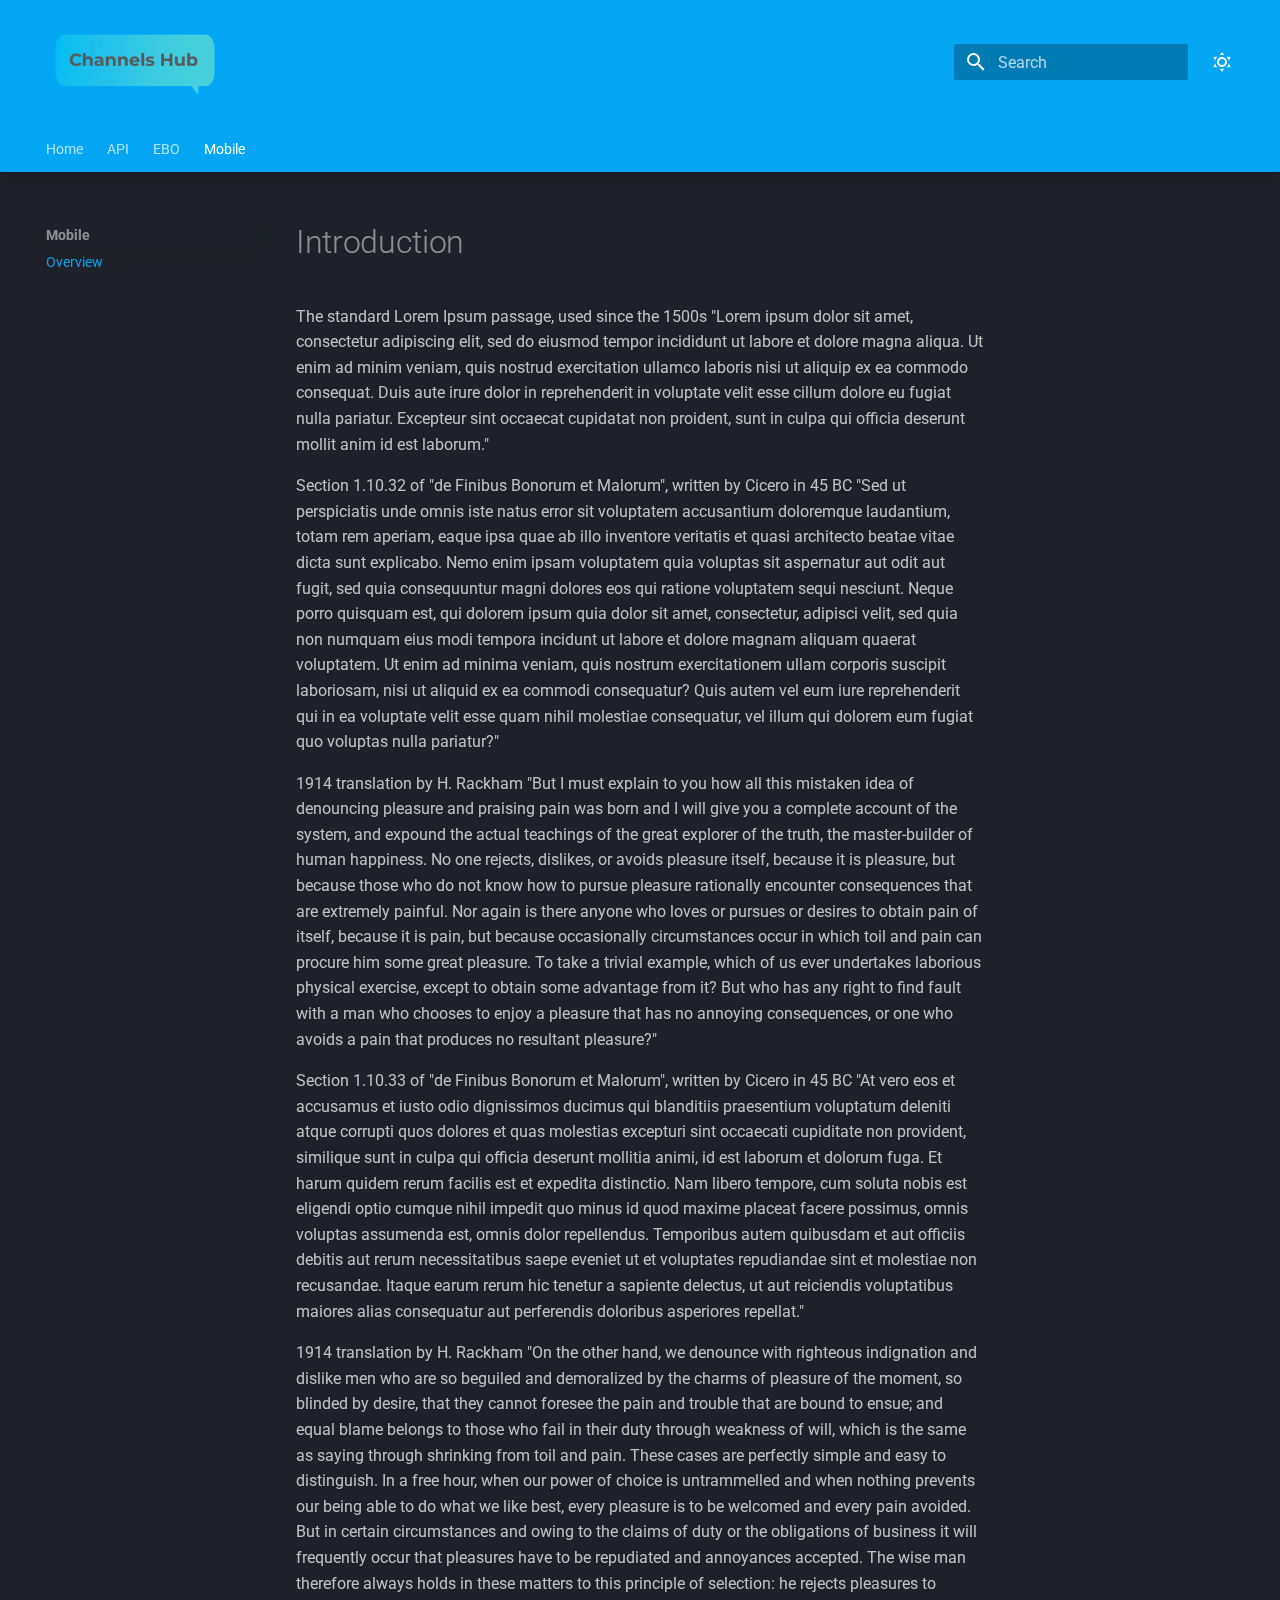
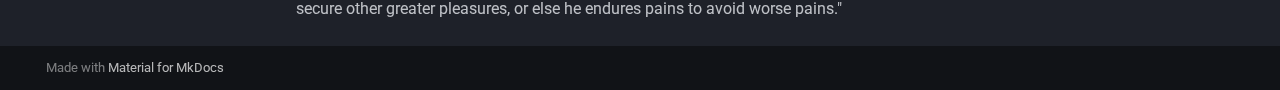
<file: Mobile/index.html>
<!doctype html>
<html lang="en" class="no-js">
  <head>
    
      <meta charset="utf-8">
      <meta name="viewport" content="width=device-width,initial-scale=1">
      
      
      
        <link rel="canonical" href="https://channels.readthedocs.io/Mobile/">
      
      
        <link rel="prev" href="../Architecture/">
      
      
      
      <link rel="icon" href="../assets/images/favicon.png">
      <meta name="generator" content="mkdocs-1.6.1, mkdocs-material-9.6.16">
    
    
      
        <title>Overview - Channels Hub</title>
      
    
    
      <link rel="stylesheet" href="../assets/stylesheets/main.7e37652d.min.css">
      
        
        <link rel="stylesheet" href="../assets/stylesheets/palette.06af60db.min.css">
      
      


    
    
      
    
    
      
        
        
        <link rel="preconnect" href="https://fonts.gstatic.com" crossorigin>
        <link rel="stylesheet" href="https://fonts.googleapis.com/css?family=Roboto:300,300i,400,400i,700,700i%7CRoboto+Mono:400,400i,700,700i&display=fallback">
        <style>:root{--md-text-font:"Roboto";--md-code-font:"Roboto Mono"}</style>
      
    
    
      <link rel="stylesheet" href="../assets/custom.css">
    
    <script>__md_scope=new URL("..",location),__md_hash=e=>[...e].reduce(((e,_)=>(e<<5)-e+_.charCodeAt(0)),0),__md_get=(e,_=localStorage,t=__md_scope)=>JSON.parse(_.getItem(t.pathname+"."+e)),__md_set=(e,_,t=localStorage,a=__md_scope)=>{try{t.setItem(a.pathname+"."+e,JSON.stringify(_))}catch(e){}}</script>
    
      

    
    
    
  </head>
  
  
    
    
      
    
    
    
    
    <body dir="ltr" data-md-color-scheme="slate" data-md-color-primary="light-blue" data-md-color-accent="deep-purple">
  
    
    <input class="md-toggle" data-md-toggle="drawer" type="checkbox" id="__drawer" autocomplete="off">
    <input class="md-toggle" data-md-toggle="search" type="checkbox" id="__search" autocomplete="off">
    <label class="md-overlay" for="__drawer"></label>
    <div data-md-component="skip">
      
        
        <a href="#introduction" class="md-skip">
          Skip to content
        </a>
      
    </div>
    <div data-md-component="announce">
      
    </div>
    
    
      

  

<header class="md-header md-header--shadow md-header--lifted" data-md-component="header">
  <nav class="md-header__inner md-grid" aria-label="Header">
    <a href=".." title="Channels Hub" class="md-header__button md-logo" aria-label="Channels Hub" data-md-component="logo">
      
  <img src="../assets/CHANNELS.png" alt="logo">

    </a>
    <label class="md-header__button md-icon" for="__drawer">
      
      <svg xmlns="http://www.w3.org/2000/svg" viewBox="0 0 24 24"><path d="M3 6h18v2H3zm0 5h18v2H3zm0 5h18v2H3z"/></svg>
    </label>
    <div class="md-header__title" data-md-component="header-title">
      <div class="md-header__ellipsis">
        <div class="md-header__topic">
          <span class="md-ellipsis">
            Channels Hub
          </span>
        </div>
        <div class="md-header__topic" data-md-component="header-topic">
          <span class="md-ellipsis">
            
              Overview
            
          </span>
        </div>
      </div>
    </div>
    
      
        <form class="md-header__option" data-md-component="palette">
  
    
    
    
    <input class="md-option" data-md-color-media="" data-md-color-scheme="slate" data-md-color-primary="light-blue" data-md-color-accent="deep-purple"  aria-label="Dark mode"  type="radio" name="__palette" id="__palette_0">
    
      <label class="md-header__button md-icon" title="Dark mode" for="__palette_1" hidden>
        <svg xmlns="http://www.w3.org/2000/svg" viewBox="0 0 24 24"><path d="M12 7a5 5 0 0 1 5 5 5 5 0 0 1-5 5 5 5 0 0 1-5-5 5 5 0 0 1 5-5m0 2a3 3 0 0 0-3 3 3 3 0 0 0 3 3 3 3 0 0 0 3-3 3 3 0 0 0-3-3m0-7 2.39 3.42C13.65 5.15 12.84 5 12 5s-1.65.15-2.39.42zM3.34 7l4.16-.35A7.2 7.2 0 0 0 5.94 8.5c-.44.74-.69 1.5-.83 2.29zm.02 10 1.76-3.77a7.131 7.131 0 0 0 2.38 4.14zM20.65 7l-1.77 3.79a7.02 7.02 0 0 0-2.38-4.15zm-.01 10-4.14.36c.59-.51 1.12-1.14 1.54-1.86.42-.73.69-1.5.83-2.29zM12 22l-2.41-3.44c.74.27 1.55.44 2.41.44.82 0 1.63-.17 2.37-.44z"/></svg>
      </label>
    
  
    
    
    
    <input class="md-option" data-md-color-media="" data-md-color-scheme="default" data-md-color-primary="light-blue" data-md-color-accent="deep-orange"  aria-label="Light mode"  type="radio" name="__palette" id="__palette_1">
    
      <label class="md-header__button md-icon" title="Light mode" for="__palette_0" hidden>
        <svg xmlns="http://www.w3.org/2000/svg" viewBox="0 0 24 24"><path d="m17.75 4.09-2.53 1.94.91 3.06-2.63-1.81-2.63 1.81.91-3.06-2.53-1.94L12.44 4l1.06-3 1.06 3zm3.5 6.91-1.64 1.25.59 1.98-1.7-1.17-1.7 1.17.59-1.98L15.75 11l2.06-.05L18.5 9l.69 1.95zm-2.28 4.95c.83-.08 1.72 1.1 1.19 1.85-.32.45-.66.87-1.08 1.27C15.17 23 8.84 23 4.94 19.07c-3.91-3.9-3.91-10.24 0-14.14.4-.4.82-.76 1.27-1.08.75-.53 1.93.36 1.85 1.19-.27 2.86.69 5.83 2.89 8.02a9.96 9.96 0 0 0 8.02 2.89m-1.64 2.02a12.08 12.08 0 0 1-7.8-3.47c-2.17-2.19-3.33-5-3.49-7.82-2.81 3.14-2.7 7.96.31 10.98 3.02 3.01 7.84 3.12 10.98.31"/></svg>
      </label>
    
  
</form>
      
    
    
      <script>var palette=__md_get("__palette");if(palette&&palette.color){if("(prefers-color-scheme)"===palette.color.media){var media=matchMedia("(prefers-color-scheme: light)"),input=document.querySelector(media.matches?"[data-md-color-media='(prefers-color-scheme: light)']":"[data-md-color-media='(prefers-color-scheme: dark)']");palette.color.media=input.getAttribute("data-md-color-media"),palette.color.scheme=input.getAttribute("data-md-color-scheme"),palette.color.primary=input.getAttribute("data-md-color-primary"),palette.color.accent=input.getAttribute("data-md-color-accent")}for(var[key,value]of Object.entries(palette.color))document.body.setAttribute("data-md-color-"+key,value)}</script>
    
    
    
      
      
        <label class="md-header__button md-icon" for="__search">
          
          <svg xmlns="http://www.w3.org/2000/svg" viewBox="0 0 24 24"><path d="M9.5 3A6.5 6.5 0 0 1 16 9.5c0 1.61-.59 3.09-1.56 4.23l.27.27h.79l5 5-1.5 1.5-5-5v-.79l-.27-.27A6.52 6.52 0 0 1 9.5 16 6.5 6.5 0 0 1 3 9.5 6.5 6.5 0 0 1 9.5 3m0 2C7 5 5 7 5 9.5S7 14 9.5 14 14 12 14 9.5 12 5 9.5 5"/></svg>
        </label>
        <div class="md-search" data-md-component="search" role="dialog">
  <label class="md-search__overlay" for="__search"></label>
  <div class="md-search__inner" role="search">
    <form class="md-search__form" name="search">
      <input type="text" class="md-search__input" name="query" aria-label="Search" placeholder="Search" autocapitalize="off" autocorrect="off" autocomplete="off" spellcheck="false" data-md-component="search-query" required>
      <label class="md-search__icon md-icon" for="__search">
        
        <svg xmlns="http://www.w3.org/2000/svg" viewBox="0 0 24 24"><path d="M9.5 3A6.5 6.5 0 0 1 16 9.5c0 1.61-.59 3.09-1.56 4.23l.27.27h.79l5 5-1.5 1.5-5-5v-.79l-.27-.27A6.52 6.52 0 0 1 9.5 16 6.5 6.5 0 0 1 3 9.5 6.5 6.5 0 0 1 9.5 3m0 2C7 5 5 7 5 9.5S7 14 9.5 14 14 12 14 9.5 12 5 9.5 5"/></svg>
        
        <svg xmlns="http://www.w3.org/2000/svg" viewBox="0 0 24 24"><path d="M20 11v2H8l5.5 5.5-1.42 1.42L4.16 12l7.92-7.92L13.5 5.5 8 11z"/></svg>
      </label>
      <nav class="md-search__options" aria-label="Search">
        
        <button type="reset" class="md-search__icon md-icon" title="Clear" aria-label="Clear" tabindex="-1">
          
          <svg xmlns="http://www.w3.org/2000/svg" viewBox="0 0 24 24"><path d="M19 6.41 17.59 5 12 10.59 6.41 5 5 6.41 10.59 12 5 17.59 6.41 19 12 13.41 17.59 19 19 17.59 13.41 12z"/></svg>
        </button>
      </nav>
      
    </form>
    <div class="md-search__output">
      <div class="md-search__scrollwrap" tabindex="0" data-md-scrollfix>
        <div class="md-search-result" data-md-component="search-result">
          <div class="md-search-result__meta">
            Initializing search
          </div>
          <ol class="md-search-result__list" role="presentation"></ol>
        </div>
      </div>
    </div>
  </div>
</div>
      
    
    
  </nav>
  
    
      
<nav class="md-tabs" aria-label="Tabs" data-md-component="tabs">
  <div class="md-grid">
    <ul class="md-tabs__list">
      
        
  
  
  
  
    <li class="md-tabs__item">
      <a href=".." class="md-tabs__link">
        
  
  
    
  
  Home

      </a>
    </li>
  

      
        
  
  
  
  
    
    
      <li class="md-tabs__item">
        <a href="../API/" class="md-tabs__link">
          
  
  
  API

        </a>
      </li>
    
  

      
        
  
  
  
  
    
    
      <li class="md-tabs__item">
        <a href="../EBO/" class="md-tabs__link">
          
  
  
  EBO

        </a>
      </li>
    
  

      
        
  
  
  
    
  
  
    
    
      <li class="md-tabs__item md-tabs__item--active">
        <a href="./" class="md-tabs__link">
          
  
  
  Mobile

        </a>
      </li>
    
  

      
    </ul>
  </div>
</nav>
    
  
</header>
    
    <div class="md-container" data-md-component="container">
      
      
        
      
      <main class="md-main" data-md-component="main">
        <div class="md-main__inner md-grid">
          
            
              
              <div class="md-sidebar md-sidebar--primary" data-md-component="sidebar" data-md-type="navigation" >
                <div class="md-sidebar__scrollwrap">
                  <div class="md-sidebar__inner">
                    


  


<nav class="md-nav md-nav--primary md-nav--lifted" aria-label="Navigation" data-md-level="0">
  <label class="md-nav__title" for="__drawer">
    <a href=".." title="Channels Hub" class="md-nav__button md-logo" aria-label="Channels Hub" data-md-component="logo">
      
  <img src="../assets/CHANNELS.png" alt="logo">

    </a>
    Channels Hub
  </label>
  
  <ul class="md-nav__list" data-md-scrollfix>
    
      
      
  
  
  
  
    <li class="md-nav__item">
      <a href=".." class="md-nav__link">
        
  
  
  <span class="md-ellipsis">
    Home
    
  </span>
  

      </a>
    </li>
  

    
      
      
  
  
  
  
    
    
    
    
      
      
        
      
    
    
    <li class="md-nav__item md-nav__item--nested">
      
        
        
          
        
        <input class="md-nav__toggle md-toggle md-toggle--indeterminate" type="checkbox" id="__nav_2" >
        
          
          <label class="md-nav__link" for="__nav_2" id="__nav_2_label" tabindex="0">
            
  
  
  <span class="md-ellipsis">
    API
    
  </span>
  

            <span class="md-nav__icon md-icon"></span>
          </label>
        
        <nav class="md-nav" data-md-level="1" aria-labelledby="__nav_2_label" aria-expanded="false">
          <label class="md-nav__title" for="__nav_2">
            <span class="md-nav__icon md-icon"></span>
            API
          </label>
          <ul class="md-nav__list" data-md-scrollfix>
            
              
                
  
  
  
  
    <li class="md-nav__item">
      <a href="../API/" class="md-nav__link">
        
  
  
  <span class="md-ellipsis">
    Overview
    
  </span>
  

      </a>
    </li>
  

              
            
              
                
  
  
  
  
    <li class="md-nav__item">
      <a href="../api-endpoints/" class="md-nav__link">
        
  
  
  <span class="md-ellipsis">
    Endpoints
    
  </span>
  

      </a>
    </li>
  

              
            
              
                
  
  
  
  
    <li class="md-nav__item">
      <a href="../api-auth/" class="md-nav__link">
        
  
  
  <span class="md-ellipsis">
    Authentication
    
  </span>
  

      </a>
    </li>
  

              
            
          </ul>
        </nav>
      
    </li>
  

    
      
      
  
  
  
  
    
    
    
    
      
      
        
      
    
    
    <li class="md-nav__item md-nav__item--nested">
      
        
        
          
        
        <input class="md-nav__toggle md-toggle md-toggle--indeterminate" type="checkbox" id="__nav_3" >
        
          
          <label class="md-nav__link" for="__nav_3" id="__nav_3_label" tabindex="0">
            
  
  
  <span class="md-ellipsis">
    EBO
    
  </span>
  

            <span class="md-nav__icon md-icon"></span>
          </label>
        
        <nav class="md-nav" data-md-level="1" aria-labelledby="__nav_3_label" aria-expanded="false">
          <label class="md-nav__title" for="__nav_3">
            <span class="md-nav__icon md-icon"></span>
            EBO
          </label>
          <ul class="md-nav__list" data-md-scrollfix>
            
              
                
  
  
  
  
    <li class="md-nav__item">
      <a href="../EBO/" class="md-nav__link">
        
  
  
  <span class="md-ellipsis">
    Overview
    
  </span>
  

      </a>
    </li>
  

              
            
              
                
  
  
  
  
    <li class="md-nav__item">
      <a href="../Architecture/" class="md-nav__link">
        
  
  
  <span class="md-ellipsis">
    Architecture
    
  </span>
  

      </a>
    </li>
  

              
            
          </ul>
        </nav>
      
    </li>
  

    
      
      
  
  
    
  
  
  
    
    
    
    
      
        
        
      
      
        
      
    
    
    <li class="md-nav__item md-nav__item--active md-nav__item--section md-nav__item--nested">
      
        
        
        <input class="md-nav__toggle md-toggle " type="checkbox" id="__nav_4" checked>
        
          
          <label class="md-nav__link" for="__nav_4" id="__nav_4_label" tabindex="">
            
  
  
  <span class="md-ellipsis">
    Mobile
    
  </span>
  

            <span class="md-nav__icon md-icon"></span>
          </label>
        
        <nav class="md-nav" data-md-level="1" aria-labelledby="__nav_4_label" aria-expanded="true">
          <label class="md-nav__title" for="__nav_4">
            <span class="md-nav__icon md-icon"></span>
            Mobile
          </label>
          <ul class="md-nav__list" data-md-scrollfix>
            
              
                
  
  
    
  
  
  
    <li class="md-nav__item md-nav__item--active">
      
      <input class="md-nav__toggle md-toggle" type="checkbox" id="__toc">
      
      
        
      
      
      <a href="./" class="md-nav__link md-nav__link--active">
        
  
  
  <span class="md-ellipsis">
    Overview
    
  </span>
  

      </a>
      
    </li>
  

              
            
          </ul>
        </nav>
      
    </li>
  

    
  </ul>
</nav>
                  </div>
                </div>
              </div>
            
            
              
              <div class="md-sidebar md-sidebar--secondary" data-md-component="sidebar" data-md-type="toc" >
                <div class="md-sidebar__scrollwrap">
                  <div class="md-sidebar__inner">
                    

<nav class="md-nav md-nav--secondary" aria-label="Table of contents">
  
  
  
    
  
  
</nav>
                  </div>
                </div>
              </div>
            
          
          
            <div class="md-content" data-md-component="content">
              <article class="md-content__inner md-typeset">
                
                  



<h1 id="introduction">Introduction</h1>
<p>The standard Lorem Ipsum passage, used since the 1500s
"Lorem ipsum dolor sit amet, consectetur adipiscing elit, sed do eiusmod tempor incididunt ut labore et dolore magna aliqua. Ut enim ad minim veniam, quis nostrud exercitation ullamco laboris nisi ut aliquip ex ea commodo consequat. Duis aute irure dolor in reprehenderit in voluptate velit esse cillum dolore eu fugiat nulla pariatur. Excepteur sint occaecat cupidatat non proident, sunt in culpa qui officia deserunt mollit anim id est laborum."</p>
<p>Section 1.10.32 of "de Finibus Bonorum et Malorum", written by Cicero in 45 BC
"Sed ut perspiciatis unde omnis iste natus error sit voluptatem accusantium doloremque laudantium, totam rem aperiam, eaque ipsa quae ab illo inventore veritatis et quasi architecto beatae vitae dicta sunt explicabo. Nemo enim ipsam voluptatem quia voluptas sit aspernatur aut odit aut fugit, sed quia consequuntur magni dolores eos qui ratione voluptatem sequi nesciunt. Neque porro quisquam est, qui dolorem ipsum quia dolor sit amet, consectetur, adipisci velit, sed quia non numquam eius modi tempora incidunt ut labore et dolore magnam aliquam quaerat voluptatem. Ut enim ad minima veniam, quis nostrum exercitationem ullam corporis suscipit laboriosam, nisi ut aliquid ex ea commodi consequatur? Quis autem vel eum iure reprehenderit qui in ea voluptate velit esse quam nihil molestiae consequatur, vel illum qui dolorem eum fugiat quo voluptas nulla pariatur?"</p>
<p>1914 translation by H. Rackham
"But I must explain to you how all this mistaken idea of denouncing pleasure and praising pain was born and I will give you a complete account of the system, and expound the actual teachings of the great explorer of the truth, the master-builder of human happiness. No one rejects, dislikes, or avoids pleasure itself, because it is pleasure, but because those who do not know how to pursue pleasure rationally encounter consequences that are extremely painful. Nor again is there anyone who loves or pursues or desires to obtain pain of itself, because it is pain, but because occasionally circumstances occur in which toil and pain can procure him some great pleasure. To take a trivial example, which of us ever undertakes laborious physical exercise, except to obtain some advantage from it? But who has any right to find fault with a man who chooses to enjoy a pleasure that has no annoying consequences, or one who avoids a pain that produces no resultant pleasure?"</p>
<p>Section 1.10.33 of "de Finibus Bonorum et Malorum", written by Cicero in 45 BC
"At vero eos et accusamus et iusto odio dignissimos ducimus qui blanditiis praesentium voluptatum deleniti atque corrupti quos dolores et quas molestias excepturi sint occaecati cupiditate non provident, similique sunt in culpa qui officia deserunt mollitia animi, id est laborum et dolorum fuga. Et harum quidem rerum facilis est et expedita distinctio. Nam libero tempore, cum soluta nobis est eligendi optio cumque nihil impedit quo minus id quod maxime placeat facere possimus, omnis voluptas assumenda est, omnis dolor repellendus. Temporibus autem quibusdam et aut officiis debitis aut rerum necessitatibus saepe eveniet ut et voluptates repudiandae sint et molestiae non recusandae. Itaque earum rerum hic tenetur a sapiente delectus, ut aut reiciendis voluptatibus maiores alias consequatur aut perferendis doloribus asperiores repellat."</p>
<p>1914 translation by H. Rackham
"On the other hand, we denounce with righteous indignation and dislike men who are so beguiled and demoralized by the charms of pleasure of the moment, so blinded by desire, that they cannot foresee the pain and trouble that are bound to ensue; and equal blame belongs to those who fail in their duty through weakness of will, which is the same as saying through shrinking from toil and pain. These cases are perfectly simple and easy to distinguish. In a free hour, when our power of choice is untrammelled and when nothing prevents our being able to do what we like best, every pleasure is to be welcomed and every pain avoided. But in certain circumstances and owing to the claims of duty or the obligations of business it will frequently occur that pleasures have to be repudiated and annoyances accepted. The wise man therefore always holds in these matters to this principle of selection: he rejects pleasures to secure other greater pleasures, or else he endures pains to avoid worse pains."</p>












                
              </article>
            </div>
          
          
<script>var target=document.getElementById(location.hash.slice(1));target&&target.name&&(target.checked=target.name.startsWith("__tabbed_"))</script>
        </div>
        
      </main>
      
        <footer class="md-footer">
  
  <div class="md-footer-meta md-typeset">
    <div class="md-footer-meta__inner md-grid">
      <div class="md-copyright">
  
  
    Made with
    <a href="https://squidfunk.github.io/mkdocs-material/" target="_blank" rel="noopener">
      Material for MkDocs
    </a>
  
</div>
      
    </div>
  </div>
</footer>
      
    </div>
    <div class="md-dialog" data-md-component="dialog">
      <div class="md-dialog__inner md-typeset"></div>
    </div>
    
    
    
      
      <script id="__config" type="application/json">{"base": "..", "features": ["navigation.tabs", "navigation.tabs.sticky", "navigation.sections", "navigation.expand"], "search": "../assets/javascripts/workers/search.d50fe291.min.js", "tags": null, "translations": {"clipboard.copied": "Copied to clipboard", "clipboard.copy": "Copy to clipboard", "search.result.more.one": "1 more on this page", "search.result.more.other": "# more on this page", "search.result.none": "No matching documents", "search.result.one": "1 matching document", "search.result.other": "# matching documents", "search.result.placeholder": "Type to start searching", "search.result.term.missing": "Missing", "select.version": "Select version"}, "version": null}</script>
    
    
      <script src="../assets/javascripts/bundle.50899def.min.js"></script>
      
    
  </body>
</html>
</file>
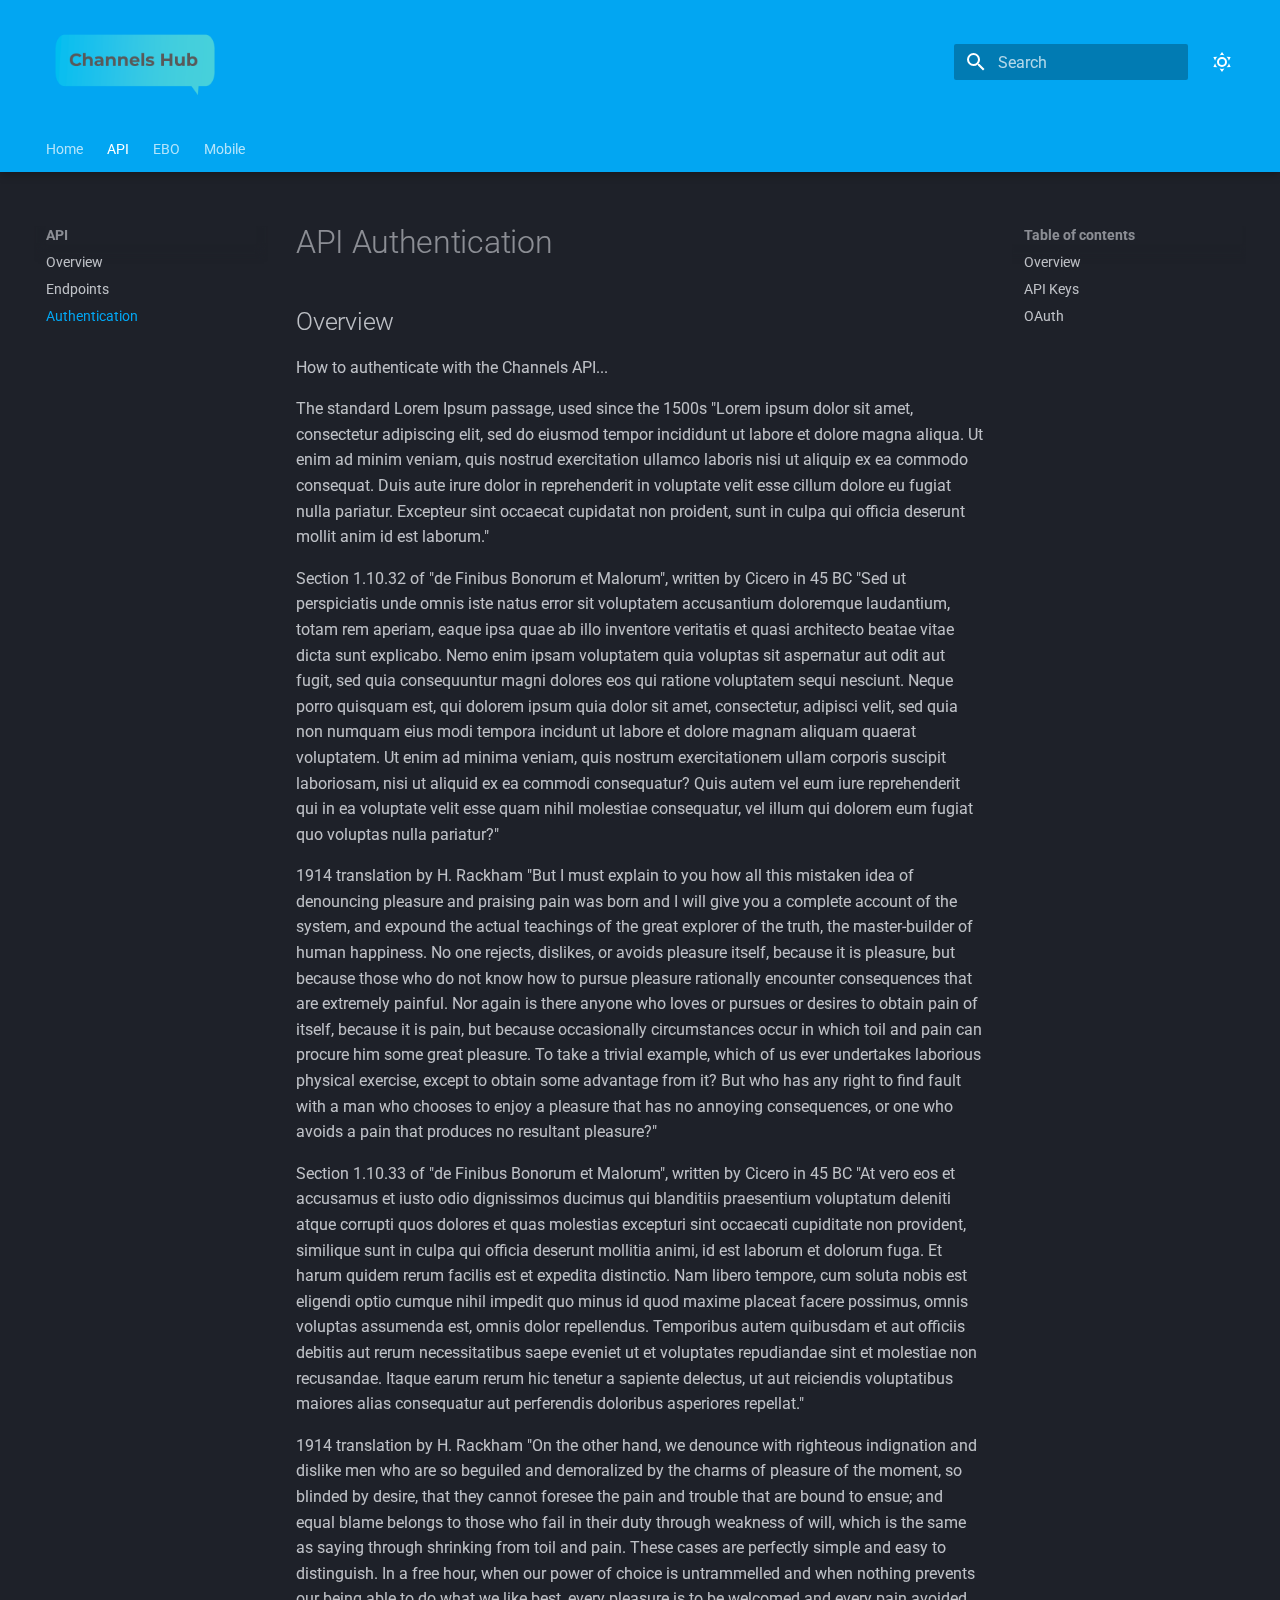
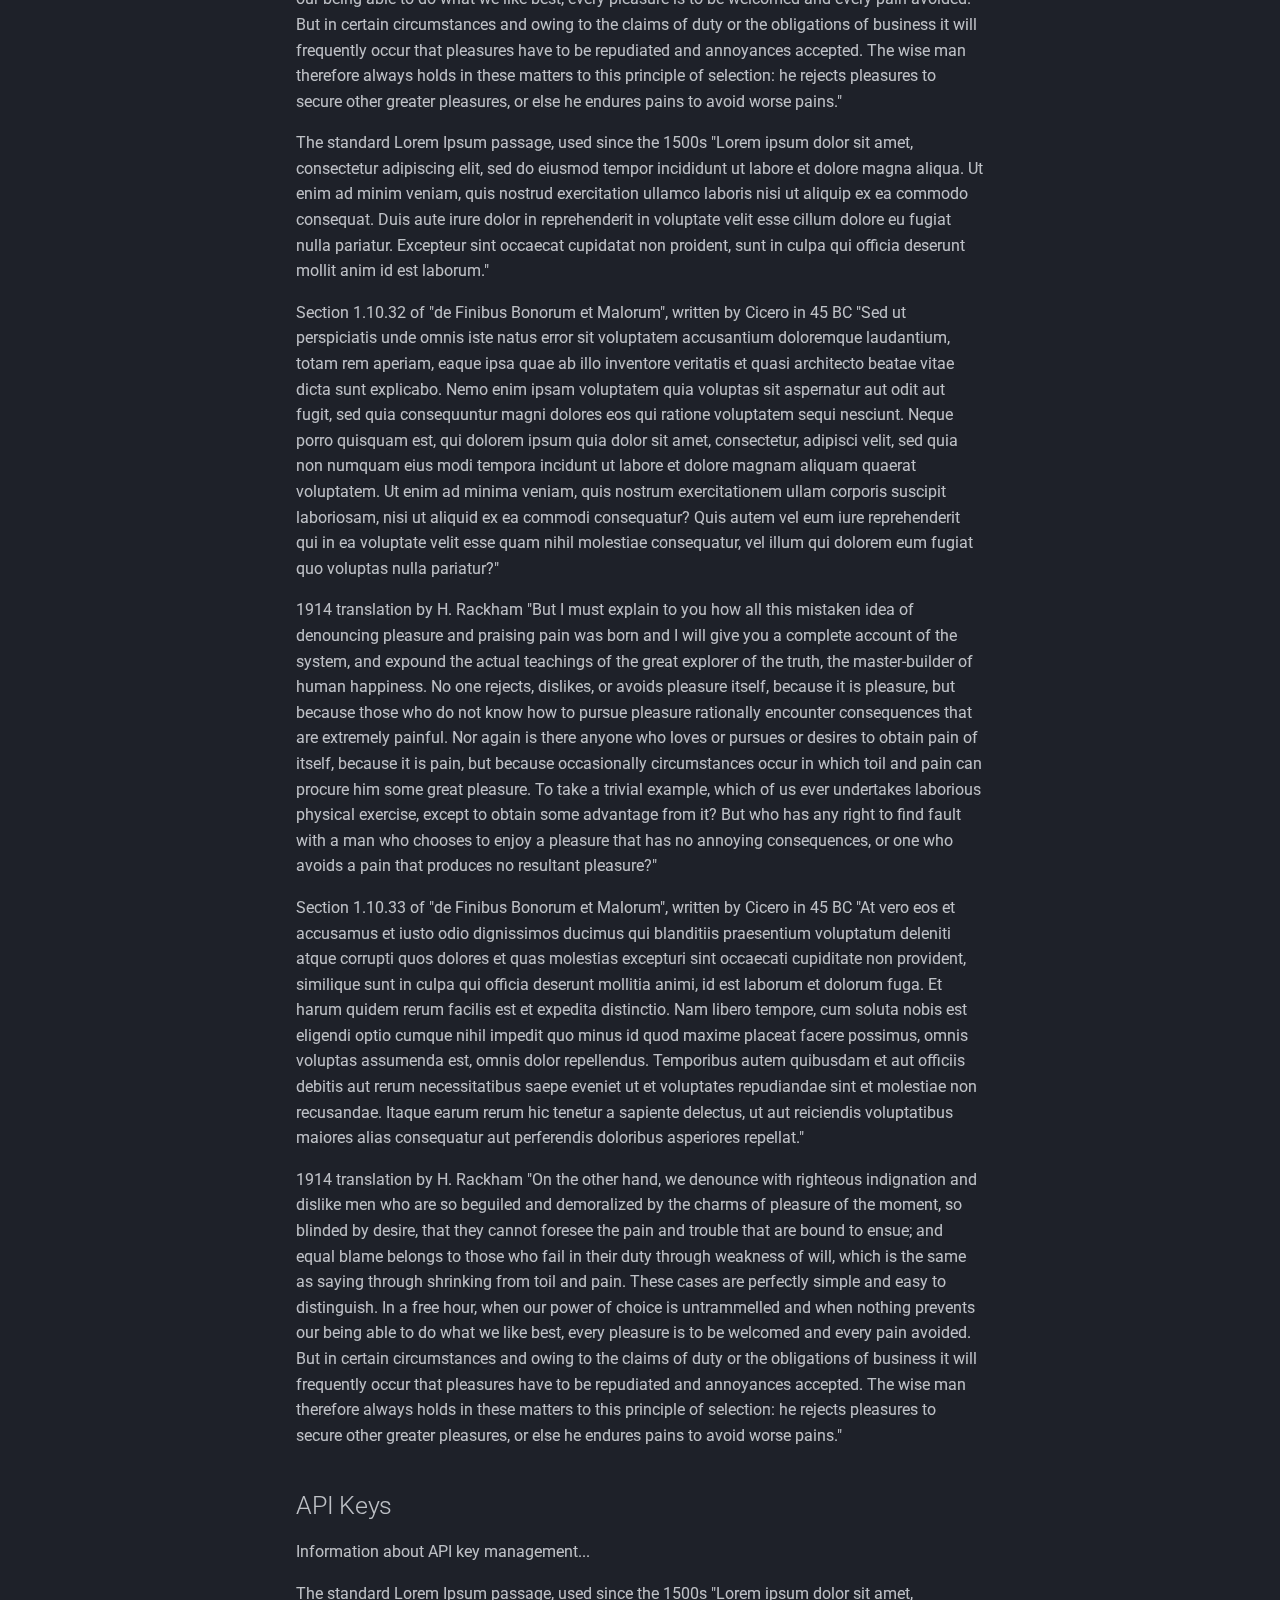
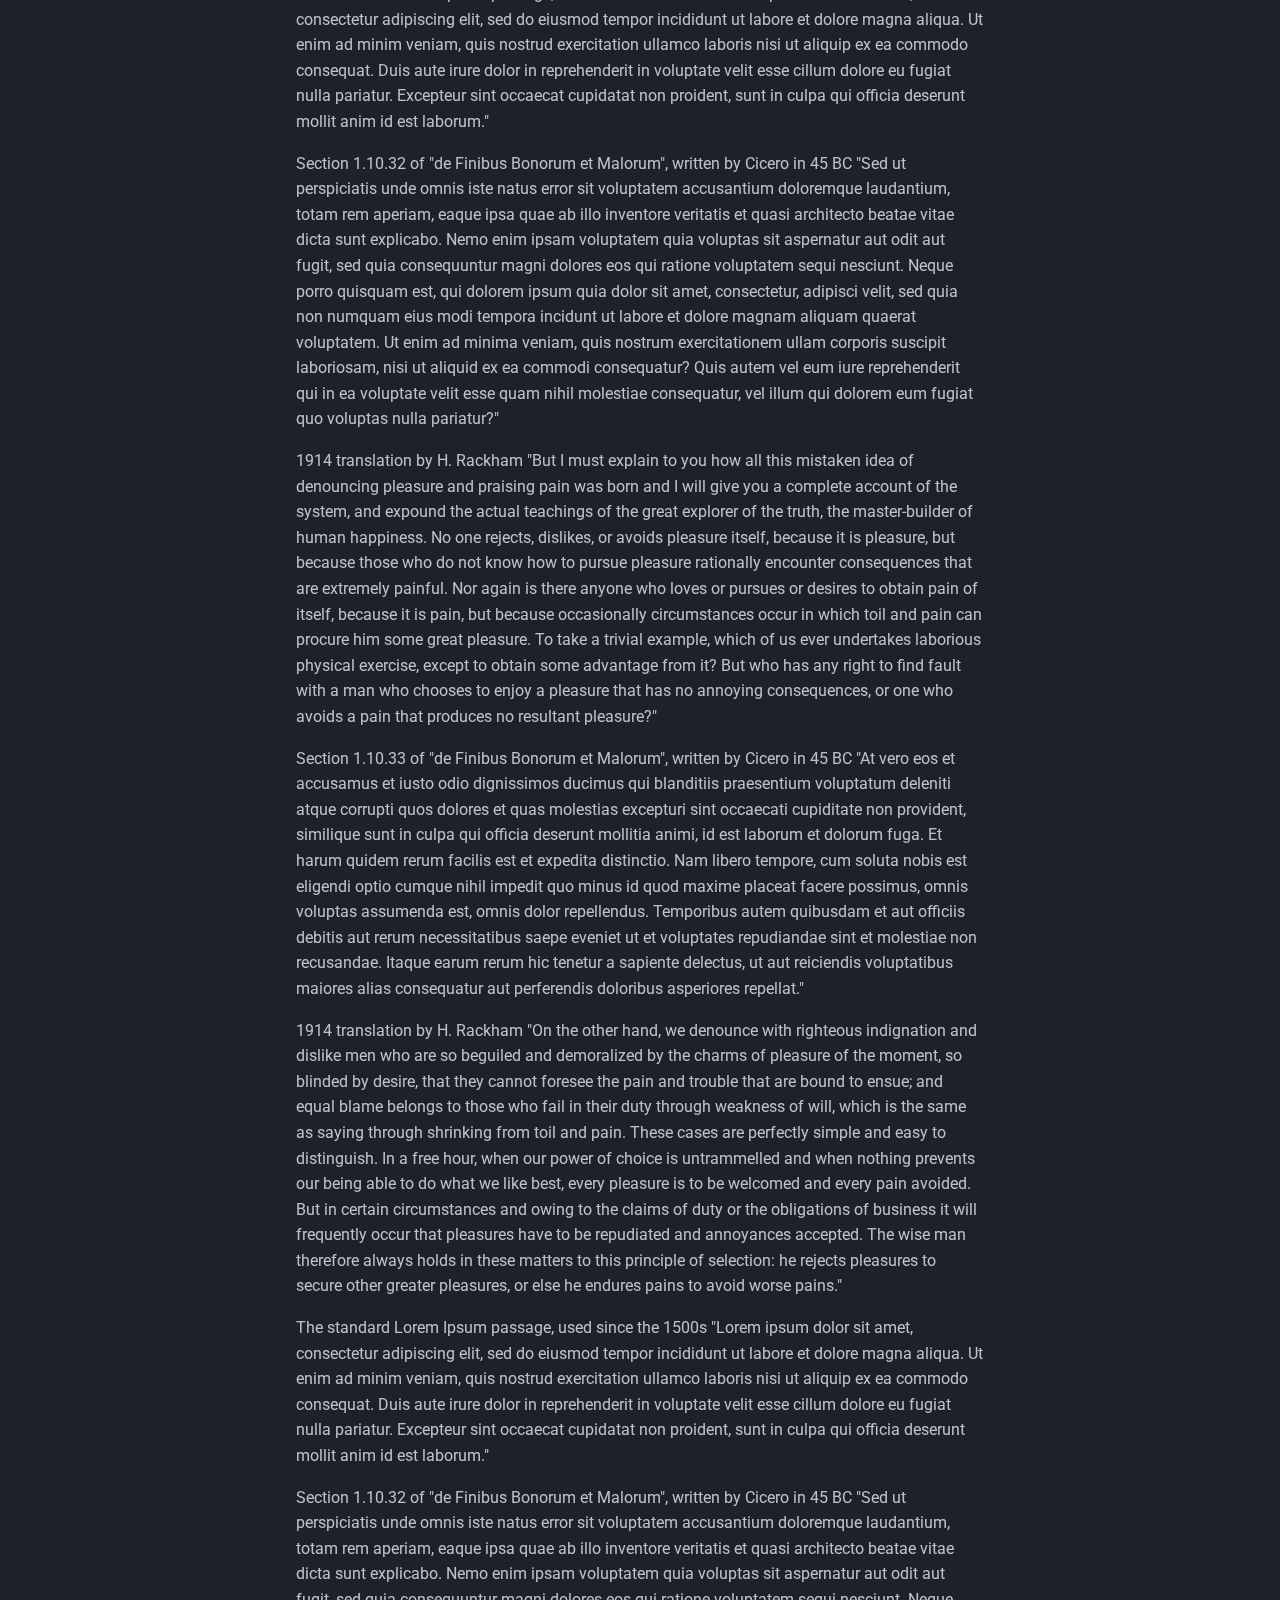
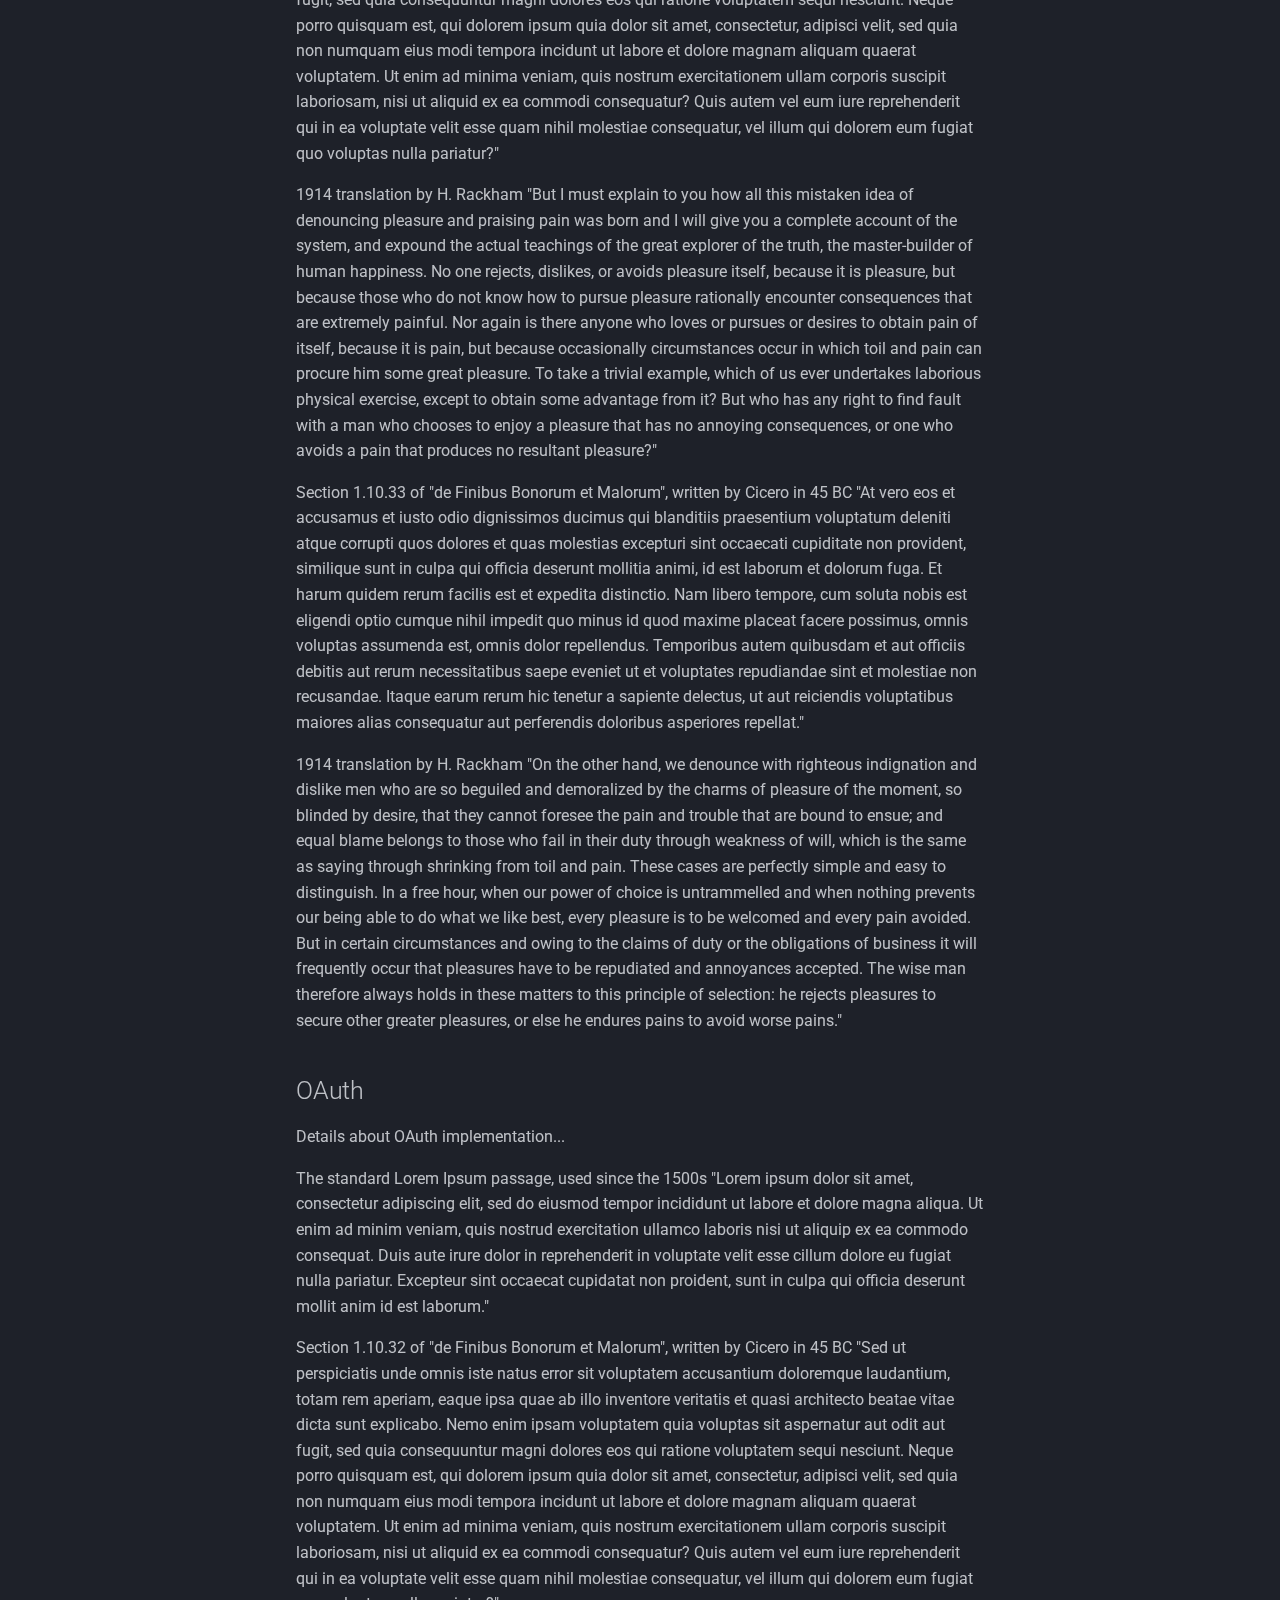
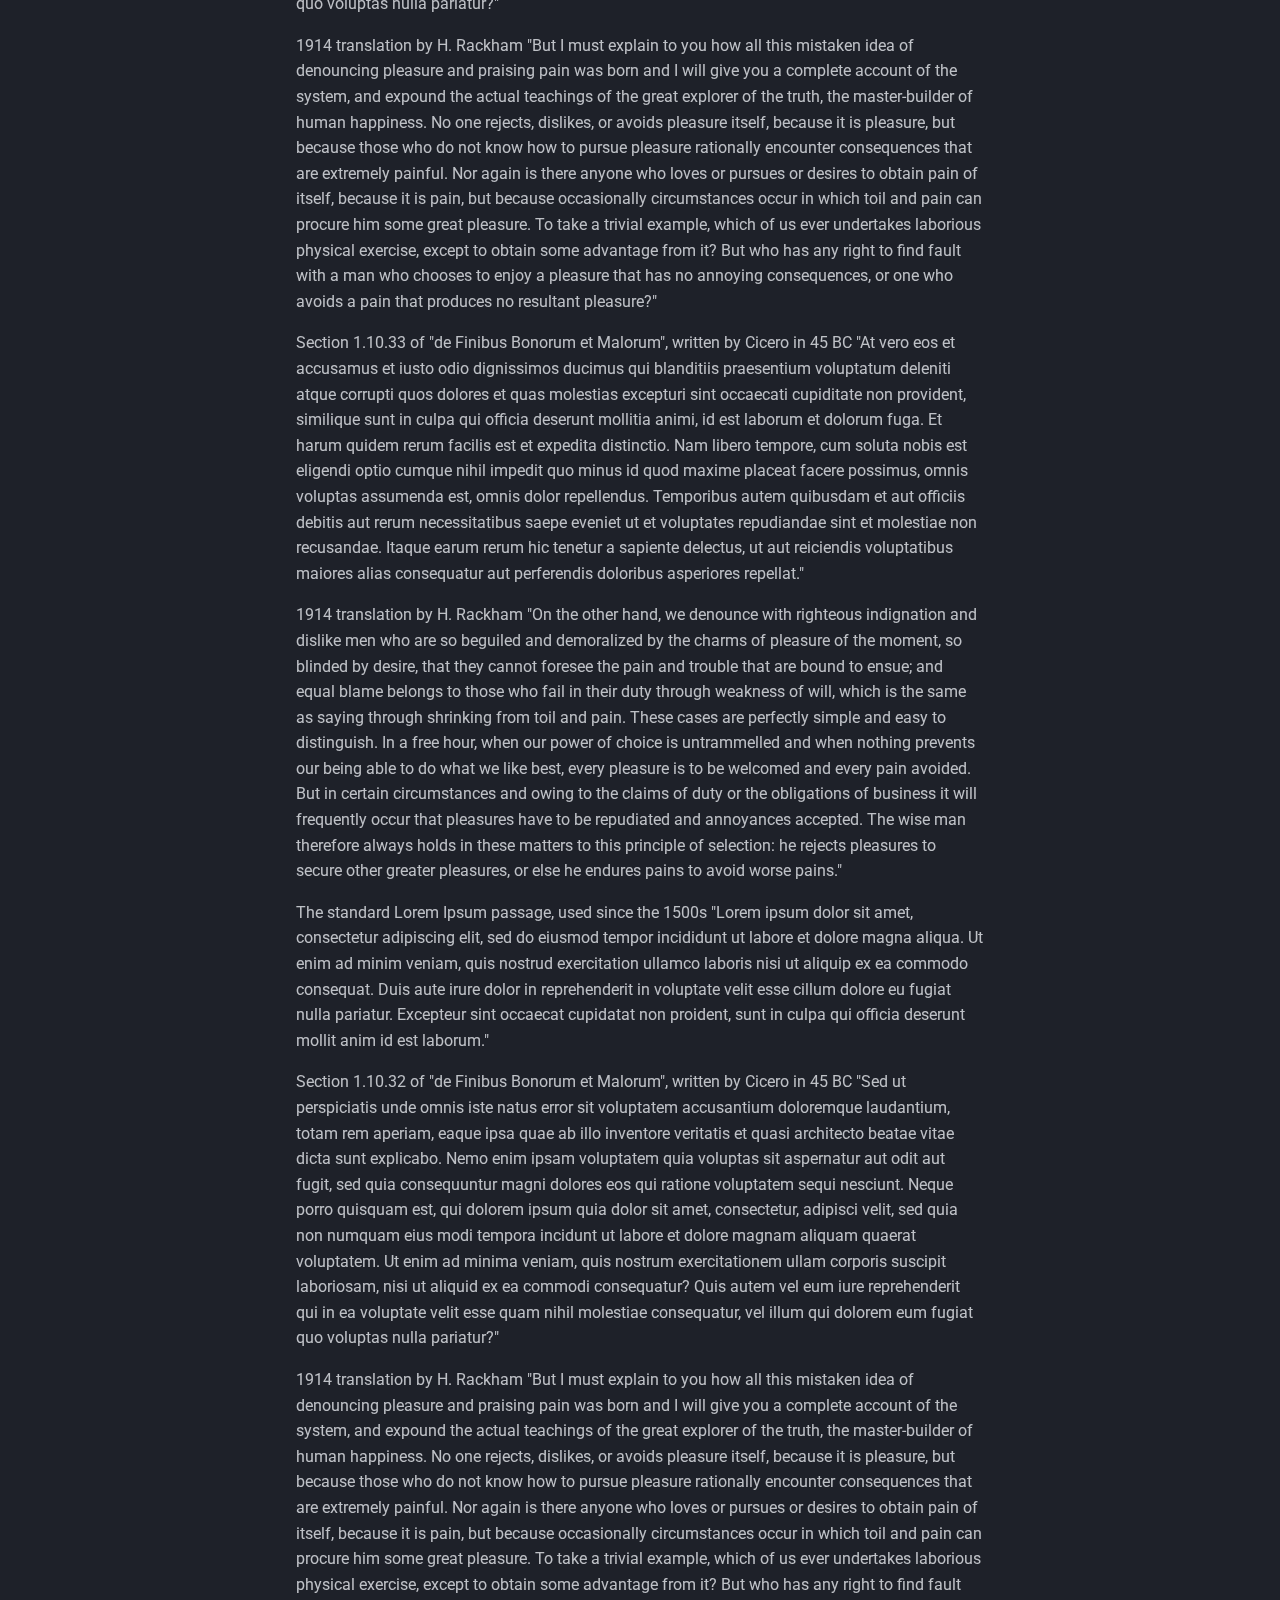
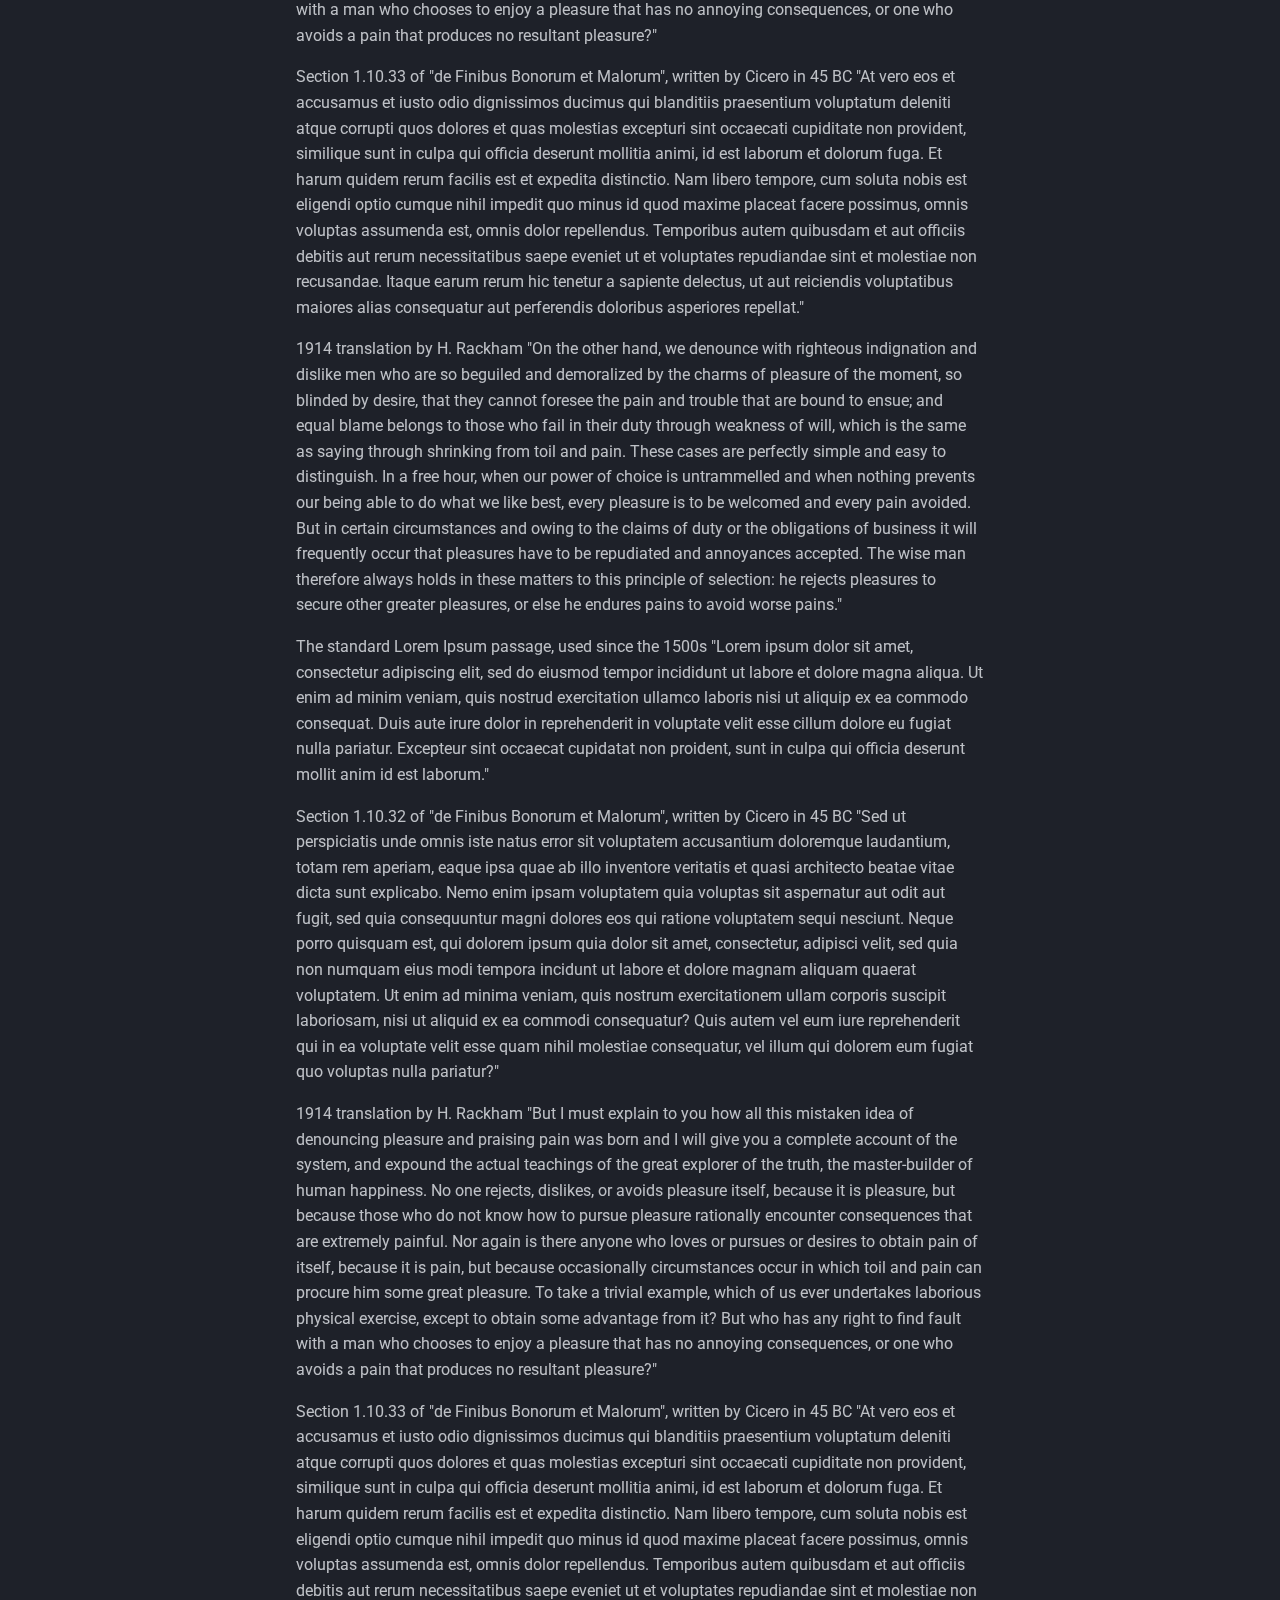
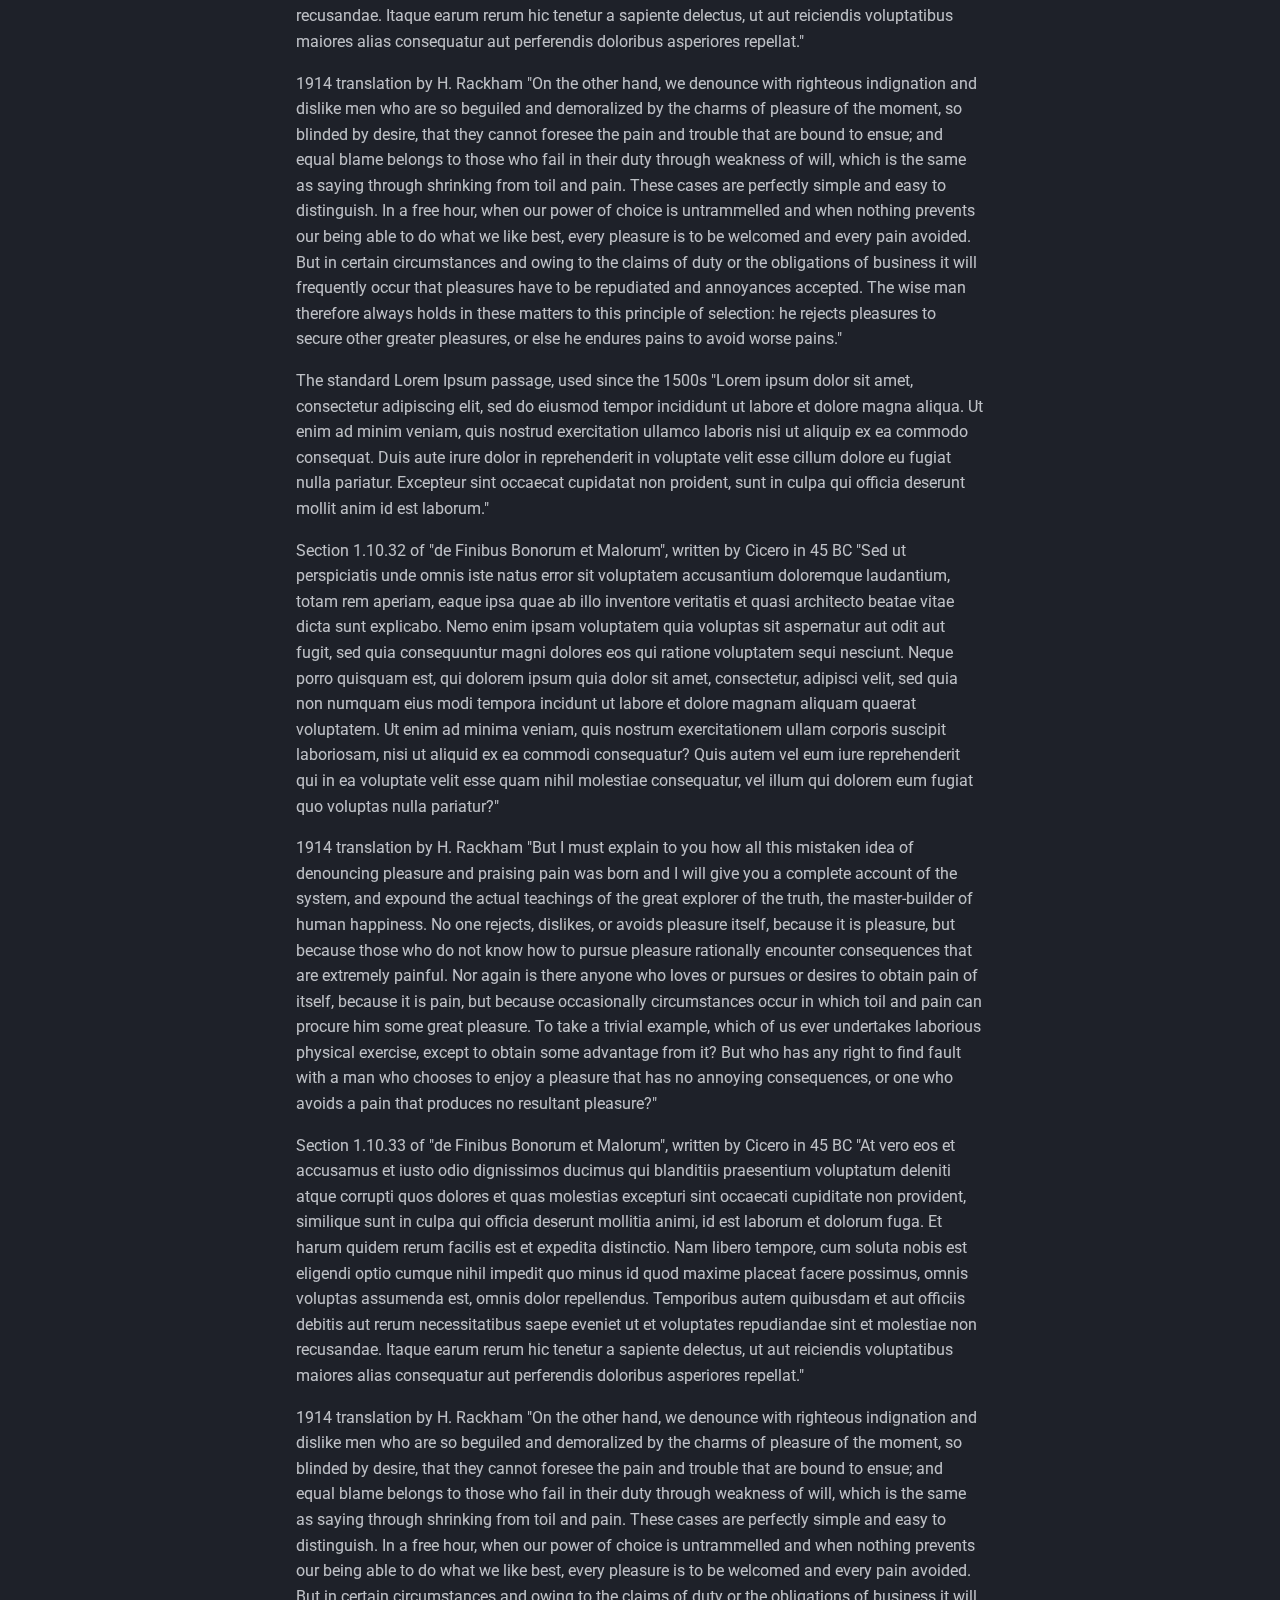
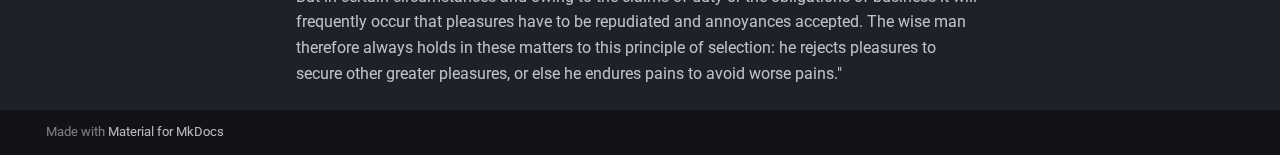
<file: API/api-auth/index.html>
<!doctype html>
<html lang="en" class="no-js">
  <head>
    
      <meta charset="utf-8">
      <meta name="viewport" content="width=device-width,initial-scale=1">
      
      
      
        <link rel="canonical" href="https://channels.readthedocs.io/API/api-auth/">
      
      
        <link rel="prev" href="../api-endpoints/">
      
      
        <link rel="next" href="../../EBO/EBO/">
      
      
      <link rel="icon" href="../../assets/images/favicon.png">
      <meta name="generator" content="mkdocs-1.6.1, mkdocs-material-9.6.17">
    
    
      
        <title>Authentication - Channels Hub</title>
      
    
    
      <link rel="stylesheet" href="../../assets/stylesheets/main.7e37652d.min.css">
      
        
        <link rel="stylesheet" href="../../assets/stylesheets/palette.06af60db.min.css">
      
      


    
    
      
    
    
      
        
        
        <link rel="preconnect" href="https://fonts.gstatic.com" crossorigin>
        <link rel="stylesheet" href="https://fonts.googleapis.com/css?family=Roboto:300,300i,400,400i,700,700i%7CRoboto+Mono:400,400i,700,700i&display=fallback">
        <style>:root{--md-text-font:"Roboto";--md-code-font:"Roboto Mono"}</style>
      
    
    
      <link rel="stylesheet" href="../../assets/custom.css">
    
    <script>__md_scope=new URL("../..",location),__md_hash=e=>[...e].reduce(((e,_)=>(e<<5)-e+_.charCodeAt(0)),0),__md_get=(e,_=localStorage,t=__md_scope)=>JSON.parse(_.getItem(t.pathname+"."+e)),__md_set=(e,_,t=localStorage,a=__md_scope)=>{try{t.setItem(a.pathname+"."+e,JSON.stringify(_))}catch(e){}}</script>
    
      

    
    
    
  </head>
  
  
    
    
      
    
    
    
    
    <body dir="ltr" data-md-color-scheme="slate" data-md-color-primary="light-blue" data-md-color-accent="deep-purple">
  
    
    <input class="md-toggle" data-md-toggle="drawer" type="checkbox" id="__drawer" autocomplete="off">
    <input class="md-toggle" data-md-toggle="search" type="checkbox" id="__search" autocomplete="off">
    <label class="md-overlay" for="__drawer"></label>
    <div data-md-component="skip">
      
        
        <a href="#api-authentication" class="md-skip">
          Skip to content
        </a>
      
    </div>
    <div data-md-component="announce">
      
    </div>
    
    
      

  

<header class="md-header md-header--shadow md-header--lifted" data-md-component="header">
  <nav class="md-header__inner md-grid" aria-label="Header">
    <a href="../.." title="Channels Hub" class="md-header__button md-logo" aria-label="Channels Hub" data-md-component="logo">
      
  <img src="../../assets/CHANNELS.png" alt="logo">

    </a>
    <label class="md-header__button md-icon" for="__drawer">
      
      <svg xmlns="http://www.w3.org/2000/svg" viewBox="0 0 24 24"><path d="M3 6h18v2H3zm0 5h18v2H3zm0 5h18v2H3z"/></svg>
    </label>
    <div class="md-header__title" data-md-component="header-title">
      <div class="md-header__ellipsis">
        <div class="md-header__topic">
          <span class="md-ellipsis">
            Channels Hub
          </span>
        </div>
        <div class="md-header__topic" data-md-component="header-topic">
          <span class="md-ellipsis">
            
              Authentication
            
          </span>
        </div>
      </div>
    </div>
    
      
        <form class="md-header__option" data-md-component="palette">
  
    
    
    
    <input class="md-option" data-md-color-media="" data-md-color-scheme="slate" data-md-color-primary="light-blue" data-md-color-accent="deep-purple"  aria-label="Dark mode"  type="radio" name="__palette" id="__palette_0">
    
      <label class="md-header__button md-icon" title="Dark mode" for="__palette_1" hidden>
        <svg xmlns="http://www.w3.org/2000/svg" viewBox="0 0 24 24"><path d="M12 7a5 5 0 0 1 5 5 5 5 0 0 1-5 5 5 5 0 0 1-5-5 5 5 0 0 1 5-5m0 2a3 3 0 0 0-3 3 3 3 0 0 0 3 3 3 3 0 0 0 3-3 3 3 0 0 0-3-3m0-7 2.39 3.42C13.65 5.15 12.84 5 12 5s-1.65.15-2.39.42zM3.34 7l4.16-.35A7.2 7.2 0 0 0 5.94 8.5c-.44.74-.69 1.5-.83 2.29zm.02 10 1.76-3.77a7.131 7.131 0 0 0 2.38 4.14zM20.65 7l-1.77 3.79a7.02 7.02 0 0 0-2.38-4.15zm-.01 10-4.14.36c.59-.51 1.12-1.14 1.54-1.86.42-.73.69-1.5.83-2.29zM12 22l-2.41-3.44c.74.27 1.55.44 2.41.44.82 0 1.63-.17 2.37-.44z"/></svg>
      </label>
    
  
    
    
    
    <input class="md-option" data-md-color-media="" data-md-color-scheme="default" data-md-color-primary="light-blue" data-md-color-accent="deep-orange"  aria-label="Light mode"  type="radio" name="__palette" id="__palette_1">
    
      <label class="md-header__button md-icon" title="Light mode" for="__palette_0" hidden>
        <svg xmlns="http://www.w3.org/2000/svg" viewBox="0 0 24 24"><path d="m17.75 4.09-2.53 1.94.91 3.06-2.63-1.81-2.63 1.81.91-3.06-2.53-1.94L12.44 4l1.06-3 1.06 3zm3.5 6.91-1.64 1.25.59 1.98-1.7-1.17-1.7 1.17.59-1.98L15.75 11l2.06-.05L18.5 9l.69 1.95zm-2.28 4.95c.83-.08 1.72 1.1 1.19 1.85-.32.45-.66.87-1.08 1.27C15.17 23 8.84 23 4.94 19.07c-3.91-3.9-3.91-10.24 0-14.14.4-.4.82-.76 1.27-1.08.75-.53 1.93.36 1.85 1.19-.27 2.86.69 5.83 2.89 8.02a9.96 9.96 0 0 0 8.02 2.89m-1.64 2.02a12.08 12.08 0 0 1-7.8-3.47c-2.17-2.19-3.33-5-3.49-7.82-2.81 3.14-2.7 7.96.31 10.98 3.02 3.01 7.84 3.12 10.98.31"/></svg>
      </label>
    
  
</form>
      
    
    
      <script>var palette=__md_get("__palette");if(palette&&palette.color){if("(prefers-color-scheme)"===palette.color.media){var media=matchMedia("(prefers-color-scheme: light)"),input=document.querySelector(media.matches?"[data-md-color-media='(prefers-color-scheme: light)']":"[data-md-color-media='(prefers-color-scheme: dark)']");palette.color.media=input.getAttribute("data-md-color-media"),palette.color.scheme=input.getAttribute("data-md-color-scheme"),palette.color.primary=input.getAttribute("data-md-color-primary"),palette.color.accent=input.getAttribute("data-md-color-accent")}for(var[key,value]of Object.entries(palette.color))document.body.setAttribute("data-md-color-"+key,value)}</script>
    
    
    
      
      
        <label class="md-header__button md-icon" for="__search">
          
          <svg xmlns="http://www.w3.org/2000/svg" viewBox="0 0 24 24"><path d="M9.5 3A6.5 6.5 0 0 1 16 9.5c0 1.61-.59 3.09-1.56 4.23l.27.27h.79l5 5-1.5 1.5-5-5v-.79l-.27-.27A6.52 6.52 0 0 1 9.5 16 6.5 6.5 0 0 1 3 9.5 6.5 6.5 0 0 1 9.5 3m0 2C7 5 5 7 5 9.5S7 14 9.5 14 14 12 14 9.5 12 5 9.5 5"/></svg>
        </label>
        <div class="md-search" data-md-component="search" role="dialog">
  <label class="md-search__overlay" for="__search"></label>
  <div class="md-search__inner" role="search">
    <form class="md-search__form" name="search">
      <input type="text" class="md-search__input" name="query" aria-label="Search" placeholder="Search" autocapitalize="off" autocorrect="off" autocomplete="off" spellcheck="false" data-md-component="search-query" required>
      <label class="md-search__icon md-icon" for="__search">
        
        <svg xmlns="http://www.w3.org/2000/svg" viewBox="0 0 24 24"><path d="M9.5 3A6.5 6.5 0 0 1 16 9.5c0 1.61-.59 3.09-1.56 4.23l.27.27h.79l5 5-1.5 1.5-5-5v-.79l-.27-.27A6.52 6.52 0 0 1 9.5 16 6.5 6.5 0 0 1 3 9.5 6.5 6.5 0 0 1 9.5 3m0 2C7 5 5 7 5 9.5S7 14 9.5 14 14 12 14 9.5 12 5 9.5 5"/></svg>
        
        <svg xmlns="http://www.w3.org/2000/svg" viewBox="0 0 24 24"><path d="M20 11v2H8l5.5 5.5-1.42 1.42L4.16 12l7.92-7.92L13.5 5.5 8 11z"/></svg>
      </label>
      <nav class="md-search__options" aria-label="Search">
        
        <button type="reset" class="md-search__icon md-icon" title="Clear" aria-label="Clear" tabindex="-1">
          
          <svg xmlns="http://www.w3.org/2000/svg" viewBox="0 0 24 24"><path d="M19 6.41 17.59 5 12 10.59 6.41 5 5 6.41 10.59 12 5 17.59 6.41 19 12 13.41 17.59 19 19 17.59 13.41 12z"/></svg>
        </button>
      </nav>
      
    </form>
    <div class="md-search__output">
      <div class="md-search__scrollwrap" tabindex="0" data-md-scrollfix>
        <div class="md-search-result" data-md-component="search-result">
          <div class="md-search-result__meta">
            Initializing search
          </div>
          <ol class="md-search-result__list" role="presentation"></ol>
        </div>
      </div>
    </div>
  </div>
</div>
      
    
    
  </nav>
  
    
      
<nav class="md-tabs" aria-label="Tabs" data-md-component="tabs">
  <div class="md-grid">
    <ul class="md-tabs__list">
      
        
  
  
  
  
    <li class="md-tabs__item">
      <a href="../.." class="md-tabs__link">
        
  
  
    
  
  Home

      </a>
    </li>
  

      
        
  
  
  
    
  
  
    
    
      <li class="md-tabs__item md-tabs__item--active">
        <a href="../API/" class="md-tabs__link">
          
  
  
  API

        </a>
      </li>
    
  

      
        
  
  
  
  
    
    
      <li class="md-tabs__item">
        <a href="../../EBO/EBO/" class="md-tabs__link">
          
  
  
  EBO

        </a>
      </li>
    
  

      
        
  
  
  
  
    
    
      <li class="md-tabs__item">
        <a href="../../Mobile/Mobile/" class="md-tabs__link">
          
  
  
  Mobile

        </a>
      </li>
    
  

      
    </ul>
  </div>
</nav>
    
  
</header>
    
    <div class="md-container" data-md-component="container">
      
      
        
      
      <main class="md-main" data-md-component="main">
        <div class="md-main__inner md-grid">
          
            
              
              <div class="md-sidebar md-sidebar--primary" data-md-component="sidebar" data-md-type="navigation" >
                <div class="md-sidebar__scrollwrap">
                  <div class="md-sidebar__inner">
                    


  


<nav class="md-nav md-nav--primary md-nav--lifted" aria-label="Navigation" data-md-level="0">
  <label class="md-nav__title" for="__drawer">
    <a href="../.." title="Channels Hub" class="md-nav__button md-logo" aria-label="Channels Hub" data-md-component="logo">
      
  <img src="../../assets/CHANNELS.png" alt="logo">

    </a>
    Channels Hub
  </label>
  
  <ul class="md-nav__list" data-md-scrollfix>
    
      
      
  
  
  
  
    <li class="md-nav__item">
      <a href="../.." class="md-nav__link">
        
  
  
  <span class="md-ellipsis">
    Home
    
  </span>
  

      </a>
    </li>
  

    
      
      
  
  
    
  
  
  
    
    
    
    
      
        
        
      
      
        
      
    
    
    <li class="md-nav__item md-nav__item--active md-nav__item--section md-nav__item--nested">
      
        
        
        <input class="md-nav__toggle md-toggle " type="checkbox" id="__nav_2" checked>
        
          
          <label class="md-nav__link" for="__nav_2" id="__nav_2_label" tabindex="">
            
  
  
  <span class="md-ellipsis">
    API
    
  </span>
  

            <span class="md-nav__icon md-icon"></span>
          </label>
        
        <nav class="md-nav" data-md-level="1" aria-labelledby="__nav_2_label" aria-expanded="true">
          <label class="md-nav__title" for="__nav_2">
            <span class="md-nav__icon md-icon"></span>
            API
          </label>
          <ul class="md-nav__list" data-md-scrollfix>
            
              
                
  
  
  
  
    <li class="md-nav__item">
      <a href="../API/" class="md-nav__link">
        
  
  
  <span class="md-ellipsis">
    Overview
    
  </span>
  

      </a>
    </li>
  

              
            
              
                
  
  
  
  
    <li class="md-nav__item">
      <a href="../api-endpoints/" class="md-nav__link">
        
  
  
  <span class="md-ellipsis">
    Endpoints
    
  </span>
  

      </a>
    </li>
  

              
            
              
                
  
  
    
  
  
  
    <li class="md-nav__item md-nav__item--active">
      
      <input class="md-nav__toggle md-toggle" type="checkbox" id="__toc">
      
      
        
      
      
        <label class="md-nav__link md-nav__link--active" for="__toc">
          
  
  
  <span class="md-ellipsis">
    Authentication
    
  </span>
  

          <span class="md-nav__icon md-icon"></span>
        </label>
      
      <a href="./" class="md-nav__link md-nav__link--active">
        
  
  
  <span class="md-ellipsis">
    Authentication
    
  </span>
  

      </a>
      
        

<nav class="md-nav md-nav--secondary" aria-label="Table of contents">
  
  
  
    
  
  
    <label class="md-nav__title" for="__toc">
      <span class="md-nav__icon md-icon"></span>
      Table of contents
    </label>
    <ul class="md-nav__list" data-md-component="toc" data-md-scrollfix>
      
        <li class="md-nav__item">
  <a href="#overview" class="md-nav__link">
    <span class="md-ellipsis">
      Overview
    </span>
  </a>
  
</li>
      
        <li class="md-nav__item">
  <a href="#api-keys" class="md-nav__link">
    <span class="md-ellipsis">
      API Keys
    </span>
  </a>
  
</li>
      
        <li class="md-nav__item">
  <a href="#oauth" class="md-nav__link">
    <span class="md-ellipsis">
      OAuth
    </span>
  </a>
  
</li>
      
    </ul>
  
</nav>
      
    </li>
  

              
            
          </ul>
        </nav>
      
    </li>
  

    
      
      
  
  
  
  
    
    
    
    
      
      
        
      
    
    
    <li class="md-nav__item md-nav__item--nested">
      
        
        
          
        
        <input class="md-nav__toggle md-toggle md-toggle--indeterminate" type="checkbox" id="__nav_3" >
        
          
          <label class="md-nav__link" for="__nav_3" id="__nav_3_label" tabindex="0">
            
  
  
  <span class="md-ellipsis">
    EBO
    
  </span>
  

            <span class="md-nav__icon md-icon"></span>
          </label>
        
        <nav class="md-nav" data-md-level="1" aria-labelledby="__nav_3_label" aria-expanded="false">
          <label class="md-nav__title" for="__nav_3">
            <span class="md-nav__icon md-icon"></span>
            EBO
          </label>
          <ul class="md-nav__list" data-md-scrollfix>
            
              
                
  
  
  
  
    <li class="md-nav__item">
      <a href="../../EBO/EBO/" class="md-nav__link">
        
  
  
  <span class="md-ellipsis">
    Overview
    
  </span>
  

      </a>
    </li>
  

              
            
              
                
  
  
  
  
    <li class="md-nav__item">
      <a href="../../EBO/Architecture/" class="md-nav__link">
        
  
  
  <span class="md-ellipsis">
    Architecture
    
  </span>
  

      </a>
    </li>
  

              
            
          </ul>
        </nav>
      
    </li>
  

    
      
      
  
  
  
  
    
    
    
    
      
      
        
      
    
    
    <li class="md-nav__item md-nav__item--nested">
      
        
        
          
        
        <input class="md-nav__toggle md-toggle md-toggle--indeterminate" type="checkbox" id="__nav_4" >
        
          
          <label class="md-nav__link" for="__nav_4" id="__nav_4_label" tabindex="0">
            
  
  
  <span class="md-ellipsis">
    Mobile
    
  </span>
  

            <span class="md-nav__icon md-icon"></span>
          </label>
        
        <nav class="md-nav" data-md-level="1" aria-labelledby="__nav_4_label" aria-expanded="false">
          <label class="md-nav__title" for="__nav_4">
            <span class="md-nav__icon md-icon"></span>
            Mobile
          </label>
          <ul class="md-nav__list" data-md-scrollfix>
            
              
                
  
  
  
  
    <li class="md-nav__item">
      <a href="../../Mobile/Mobile/" class="md-nav__link">
        
  
  
  <span class="md-ellipsis">
    Overview
    
  </span>
  

      </a>
    </li>
  

              
            
          </ul>
        </nav>
      
    </li>
  

    
  </ul>
</nav>
                  </div>
                </div>
              </div>
            
            
              
              <div class="md-sidebar md-sidebar--secondary" data-md-component="sidebar" data-md-type="toc" >
                <div class="md-sidebar__scrollwrap">
                  <div class="md-sidebar__inner">
                    

<nav class="md-nav md-nav--secondary" aria-label="Table of contents">
  
  
  
    
  
  
    <label class="md-nav__title" for="__toc">
      <span class="md-nav__icon md-icon"></span>
      Table of contents
    </label>
    <ul class="md-nav__list" data-md-component="toc" data-md-scrollfix>
      
        <li class="md-nav__item">
  <a href="#overview" class="md-nav__link">
    <span class="md-ellipsis">
      Overview
    </span>
  </a>
  
</li>
      
        <li class="md-nav__item">
  <a href="#api-keys" class="md-nav__link">
    <span class="md-ellipsis">
      API Keys
    </span>
  </a>
  
</li>
      
        <li class="md-nav__item">
  <a href="#oauth" class="md-nav__link">
    <span class="md-ellipsis">
      OAuth
    </span>
  </a>
  
</li>
      
    </ul>
  
</nav>
                  </div>
                </div>
              </div>
            
          
          
            <div class="md-content" data-md-component="content">
              <article class="md-content__inner md-typeset">
                
                  



<h1 id="api-authentication">API Authentication</h1>
<h2 id="overview">Overview</h2>
<p>How to authenticate with the Channels API...</p>
<p>The standard Lorem Ipsum passage, used since the 1500s
"Lorem ipsum dolor sit amet, consectetur adipiscing elit, sed do eiusmod tempor incididunt ut labore et dolore magna aliqua. Ut enim ad minim veniam, quis nostrud exercitation ullamco laboris nisi ut aliquip ex ea commodo consequat. Duis aute irure dolor in reprehenderit in voluptate velit esse cillum dolore eu fugiat nulla pariatur. Excepteur sint occaecat cupidatat non proident, sunt in culpa qui officia deserunt mollit anim id est laborum."</p>
<p>Section 1.10.32 of "de Finibus Bonorum et Malorum", written by Cicero in 45 BC
"Sed ut perspiciatis unde omnis iste natus error sit voluptatem accusantium doloremque laudantium, totam rem aperiam, eaque ipsa quae ab illo inventore veritatis et quasi architecto beatae vitae dicta sunt explicabo. Nemo enim ipsam voluptatem quia voluptas sit aspernatur aut odit aut fugit, sed quia consequuntur magni dolores eos qui ratione voluptatem sequi nesciunt. Neque porro quisquam est, qui dolorem ipsum quia dolor sit amet, consectetur, adipisci velit, sed quia non numquam eius modi tempora incidunt ut labore et dolore magnam aliquam quaerat voluptatem. Ut enim ad minima veniam, quis nostrum exercitationem ullam corporis suscipit laboriosam, nisi ut aliquid ex ea commodi consequatur? Quis autem vel eum iure reprehenderit qui in ea voluptate velit esse quam nihil molestiae consequatur, vel illum qui dolorem eum fugiat quo voluptas nulla pariatur?"</p>
<p>1914 translation by H. Rackham
"But I must explain to you how all this mistaken idea of denouncing pleasure and praising pain was born and I will give you a complete account of the system, and expound the actual teachings of the great explorer of the truth, the master-builder of human happiness. No one rejects, dislikes, or avoids pleasure itself, because it is pleasure, but because those who do not know how to pursue pleasure rationally encounter consequences that are extremely painful. Nor again is there anyone who loves or pursues or desires to obtain pain of itself, because it is pain, but because occasionally circumstances occur in which toil and pain can procure him some great pleasure. To take a trivial example, which of us ever undertakes laborious physical exercise, except to obtain some advantage from it? But who has any right to find fault with a man who chooses to enjoy a pleasure that has no annoying consequences, or one who avoids a pain that produces no resultant pleasure?"</p>
<p>Section 1.10.33 of "de Finibus Bonorum et Malorum", written by Cicero in 45 BC
"At vero eos et accusamus et iusto odio dignissimos ducimus qui blanditiis praesentium voluptatum deleniti atque corrupti quos dolores et quas molestias excepturi sint occaecati cupiditate non provident, similique sunt in culpa qui officia deserunt mollitia animi, id est laborum et dolorum fuga. Et harum quidem rerum facilis est et expedita distinctio. Nam libero tempore, cum soluta nobis est eligendi optio cumque nihil impedit quo minus id quod maxime placeat facere possimus, omnis voluptas assumenda est, omnis dolor repellendus. Temporibus autem quibusdam et aut officiis debitis aut rerum necessitatibus saepe eveniet ut et voluptates repudiandae sint et molestiae non recusandae. Itaque earum rerum hic tenetur a sapiente delectus, ut aut reiciendis voluptatibus maiores alias consequatur aut perferendis doloribus asperiores repellat."</p>
<p>1914 translation by H. Rackham
"On the other hand, we denounce with righteous indignation and dislike men who are so beguiled and demoralized by the charms of pleasure of the moment, so blinded by desire, that they cannot foresee the pain and trouble that are bound to ensue; and equal blame belongs to those who fail in their duty through weakness of will, which is the same as saying through shrinking from toil and pain. These cases are perfectly simple and easy to distinguish. In a free hour, when our power of choice is untrammelled and when nothing prevents our being able to do what we like best, every pleasure is to be welcomed and every pain avoided. But in certain circumstances and owing to the claims of duty or the obligations of business it will frequently occur that pleasures have to be repudiated and annoyances accepted. The wise man therefore always holds in these matters to this principle of selection: he rejects pleasures to secure other greater pleasures, or else he endures pains to avoid worse pains."</p>
<p>The standard Lorem Ipsum passage, used since the 1500s
"Lorem ipsum dolor sit amet, consectetur adipiscing elit, sed do eiusmod tempor incididunt ut labore et dolore magna aliqua. Ut enim ad minim veniam, quis nostrud exercitation ullamco laboris nisi ut aliquip ex ea commodo consequat. Duis aute irure dolor in reprehenderit in voluptate velit esse cillum dolore eu fugiat nulla pariatur. Excepteur sint occaecat cupidatat non proident, sunt in culpa qui officia deserunt mollit anim id est laborum."</p>
<p>Section 1.10.32 of "de Finibus Bonorum et Malorum", written by Cicero in 45 BC
"Sed ut perspiciatis unde omnis iste natus error sit voluptatem accusantium doloremque laudantium, totam rem aperiam, eaque ipsa quae ab illo inventore veritatis et quasi architecto beatae vitae dicta sunt explicabo. Nemo enim ipsam voluptatem quia voluptas sit aspernatur aut odit aut fugit, sed quia consequuntur magni dolores eos qui ratione voluptatem sequi nesciunt. Neque porro quisquam est, qui dolorem ipsum quia dolor sit amet, consectetur, adipisci velit, sed quia non numquam eius modi tempora incidunt ut labore et dolore magnam aliquam quaerat voluptatem. Ut enim ad minima veniam, quis nostrum exercitationem ullam corporis suscipit laboriosam, nisi ut aliquid ex ea commodi consequatur? Quis autem vel eum iure reprehenderit qui in ea voluptate velit esse quam nihil molestiae consequatur, vel illum qui dolorem eum fugiat quo voluptas nulla pariatur?"</p>
<p>1914 translation by H. Rackham
"But I must explain to you how all this mistaken idea of denouncing pleasure and praising pain was born and I will give you a complete account of the system, and expound the actual teachings of the great explorer of the truth, the master-builder of human happiness. No one rejects, dislikes, or avoids pleasure itself, because it is pleasure, but because those who do not know how to pursue pleasure rationally encounter consequences that are extremely painful. Nor again is there anyone who loves or pursues or desires to obtain pain of itself, because it is pain, but because occasionally circumstances occur in which toil and pain can procure him some great pleasure. To take a trivial example, which of us ever undertakes laborious physical exercise, except to obtain some advantage from it? But who has any right to find fault with a man who chooses to enjoy a pleasure that has no annoying consequences, or one who avoids a pain that produces no resultant pleasure?"</p>
<p>Section 1.10.33 of "de Finibus Bonorum et Malorum", written by Cicero in 45 BC
"At vero eos et accusamus et iusto odio dignissimos ducimus qui blanditiis praesentium voluptatum deleniti atque corrupti quos dolores et quas molestias excepturi sint occaecati cupiditate non provident, similique sunt in culpa qui officia deserunt mollitia animi, id est laborum et dolorum fuga. Et harum quidem rerum facilis est et expedita distinctio. Nam libero tempore, cum soluta nobis est eligendi optio cumque nihil impedit quo minus id quod maxime placeat facere possimus, omnis voluptas assumenda est, omnis dolor repellendus. Temporibus autem quibusdam et aut officiis debitis aut rerum necessitatibus saepe eveniet ut et voluptates repudiandae sint et molestiae non recusandae. Itaque earum rerum hic tenetur a sapiente delectus, ut aut reiciendis voluptatibus maiores alias consequatur aut perferendis doloribus asperiores repellat."</p>
<p>1914 translation by H. Rackham
"On the other hand, we denounce with righteous indignation and dislike men who are so beguiled and demoralized by the charms of pleasure of the moment, so blinded by desire, that they cannot foresee the pain and trouble that are bound to ensue; and equal blame belongs to those who fail in their duty through weakness of will, which is the same as saying through shrinking from toil and pain. These cases are perfectly simple and easy to distinguish. In a free hour, when our power of choice is untrammelled and when nothing prevents our being able to do what we like best, every pleasure is to be welcomed and every pain avoided. But in certain circumstances and owing to the claims of duty or the obligations of business it will frequently occur that pleasures have to be repudiated and annoyances accepted. The wise man therefore always holds in these matters to this principle of selection: he rejects pleasures to secure other greater pleasures, or else he endures pains to avoid worse pains."</p>
<h2 id="api-keys">API Keys</h2>
<p>Information about API key management...</p>
<p>The standard Lorem Ipsum passage, used since the 1500s
"Lorem ipsum dolor sit amet, consectetur adipiscing elit, sed do eiusmod tempor incididunt ut labore et dolore magna aliqua. Ut enim ad minim veniam, quis nostrud exercitation ullamco laboris nisi ut aliquip ex ea commodo consequat. Duis aute irure dolor in reprehenderit in voluptate velit esse cillum dolore eu fugiat nulla pariatur. Excepteur sint occaecat cupidatat non proident, sunt in culpa qui officia deserunt mollit anim id est laborum."</p>
<p>Section 1.10.32 of "de Finibus Bonorum et Malorum", written by Cicero in 45 BC
"Sed ut perspiciatis unde omnis iste natus error sit voluptatem accusantium doloremque laudantium, totam rem aperiam, eaque ipsa quae ab illo inventore veritatis et quasi architecto beatae vitae dicta sunt explicabo. Nemo enim ipsam voluptatem quia voluptas sit aspernatur aut odit aut fugit, sed quia consequuntur magni dolores eos qui ratione voluptatem sequi nesciunt. Neque porro quisquam est, qui dolorem ipsum quia dolor sit amet, consectetur, adipisci velit, sed quia non numquam eius modi tempora incidunt ut labore et dolore magnam aliquam quaerat voluptatem. Ut enim ad minima veniam, quis nostrum exercitationem ullam corporis suscipit laboriosam, nisi ut aliquid ex ea commodi consequatur? Quis autem vel eum iure reprehenderit qui in ea voluptate velit esse quam nihil molestiae consequatur, vel illum qui dolorem eum fugiat quo voluptas nulla pariatur?"</p>
<p>1914 translation by H. Rackham
"But I must explain to you how all this mistaken idea of denouncing pleasure and praising pain was born and I will give you a complete account of the system, and expound the actual teachings of the great explorer of the truth, the master-builder of human happiness. No one rejects, dislikes, or avoids pleasure itself, because it is pleasure, but because those who do not know how to pursue pleasure rationally encounter consequences that are extremely painful. Nor again is there anyone who loves or pursues or desires to obtain pain of itself, because it is pain, but because occasionally circumstances occur in which toil and pain can procure him some great pleasure. To take a trivial example, which of us ever undertakes laborious physical exercise, except to obtain some advantage from it? But who has any right to find fault with a man who chooses to enjoy a pleasure that has no annoying consequences, or one who avoids a pain that produces no resultant pleasure?"</p>
<p>Section 1.10.33 of "de Finibus Bonorum et Malorum", written by Cicero in 45 BC
"At vero eos et accusamus et iusto odio dignissimos ducimus qui blanditiis praesentium voluptatum deleniti atque corrupti quos dolores et quas molestias excepturi sint occaecati cupiditate non provident, similique sunt in culpa qui officia deserunt mollitia animi, id est laborum et dolorum fuga. Et harum quidem rerum facilis est et expedita distinctio. Nam libero tempore, cum soluta nobis est eligendi optio cumque nihil impedit quo minus id quod maxime placeat facere possimus, omnis voluptas assumenda est, omnis dolor repellendus. Temporibus autem quibusdam et aut officiis debitis aut rerum necessitatibus saepe eveniet ut et voluptates repudiandae sint et molestiae non recusandae. Itaque earum rerum hic tenetur a sapiente delectus, ut aut reiciendis voluptatibus maiores alias consequatur aut perferendis doloribus asperiores repellat."</p>
<p>1914 translation by H. Rackham
"On the other hand, we denounce with righteous indignation and dislike men who are so beguiled and demoralized by the charms of pleasure of the moment, so blinded by desire, that they cannot foresee the pain and trouble that are bound to ensue; and equal blame belongs to those who fail in their duty through weakness of will, which is the same as saying through shrinking from toil and pain. These cases are perfectly simple and easy to distinguish. In a free hour, when our power of choice is untrammelled and when nothing prevents our being able to do what we like best, every pleasure is to be welcomed and every pain avoided. But in certain circumstances and owing to the claims of duty or the obligations of business it will frequently occur that pleasures have to be repudiated and annoyances accepted. The wise man therefore always holds in these matters to this principle of selection: he rejects pleasures to secure other greater pleasures, or else he endures pains to avoid worse pains."</p>
<p>The standard Lorem Ipsum passage, used since the 1500s
"Lorem ipsum dolor sit amet, consectetur adipiscing elit, sed do eiusmod tempor incididunt ut labore et dolore magna aliqua. Ut enim ad minim veniam, quis nostrud exercitation ullamco laboris nisi ut aliquip ex ea commodo consequat. Duis aute irure dolor in reprehenderit in voluptate velit esse cillum dolore eu fugiat nulla pariatur. Excepteur sint occaecat cupidatat non proident, sunt in culpa qui officia deserunt mollit anim id est laborum."</p>
<p>Section 1.10.32 of "de Finibus Bonorum et Malorum", written by Cicero in 45 BC
"Sed ut perspiciatis unde omnis iste natus error sit voluptatem accusantium doloremque laudantium, totam rem aperiam, eaque ipsa quae ab illo inventore veritatis et quasi architecto beatae vitae dicta sunt explicabo. Nemo enim ipsam voluptatem quia voluptas sit aspernatur aut odit aut fugit, sed quia consequuntur magni dolores eos qui ratione voluptatem sequi nesciunt. Neque porro quisquam est, qui dolorem ipsum quia dolor sit amet, consectetur, adipisci velit, sed quia non numquam eius modi tempora incidunt ut labore et dolore magnam aliquam quaerat voluptatem. Ut enim ad minima veniam, quis nostrum exercitationem ullam corporis suscipit laboriosam, nisi ut aliquid ex ea commodi consequatur? Quis autem vel eum iure reprehenderit qui in ea voluptate velit esse quam nihil molestiae consequatur, vel illum qui dolorem eum fugiat quo voluptas nulla pariatur?"</p>
<p>1914 translation by H. Rackham
"But I must explain to you how all this mistaken idea of denouncing pleasure and praising pain was born and I will give you a complete account of the system, and expound the actual teachings of the great explorer of the truth, the master-builder of human happiness. No one rejects, dislikes, or avoids pleasure itself, because it is pleasure, but because those who do not know how to pursue pleasure rationally encounter consequences that are extremely painful. Nor again is there anyone who loves or pursues or desires to obtain pain of itself, because it is pain, but because occasionally circumstances occur in which toil and pain can procure him some great pleasure. To take a trivial example, which of us ever undertakes laborious physical exercise, except to obtain some advantage from it? But who has any right to find fault with a man who chooses to enjoy a pleasure that has no annoying consequences, or one who avoids a pain that produces no resultant pleasure?"</p>
<p>Section 1.10.33 of "de Finibus Bonorum et Malorum", written by Cicero in 45 BC
"At vero eos et accusamus et iusto odio dignissimos ducimus qui blanditiis praesentium voluptatum deleniti atque corrupti quos dolores et quas molestias excepturi sint occaecati cupiditate non provident, similique sunt in culpa qui officia deserunt mollitia animi, id est laborum et dolorum fuga. Et harum quidem rerum facilis est et expedita distinctio. Nam libero tempore, cum soluta nobis est eligendi optio cumque nihil impedit quo minus id quod maxime placeat facere possimus, omnis voluptas assumenda est, omnis dolor repellendus. Temporibus autem quibusdam et aut officiis debitis aut rerum necessitatibus saepe eveniet ut et voluptates repudiandae sint et molestiae non recusandae. Itaque earum rerum hic tenetur a sapiente delectus, ut aut reiciendis voluptatibus maiores alias consequatur aut perferendis doloribus asperiores repellat."</p>
<p>1914 translation by H. Rackham
"On the other hand, we denounce with righteous indignation and dislike men who are so beguiled and demoralized by the charms of pleasure of the moment, so blinded by desire, that they cannot foresee the pain and trouble that are bound to ensue; and equal blame belongs to those who fail in their duty through weakness of will, which is the same as saying through shrinking from toil and pain. These cases are perfectly simple and easy to distinguish. In a free hour, when our power of choice is untrammelled and when nothing prevents our being able to do what we like best, every pleasure is to be welcomed and every pain avoided. But in certain circumstances and owing to the claims of duty or the obligations of business it will frequently occur that pleasures have to be repudiated and annoyances accepted. The wise man therefore always holds in these matters to this principle of selection: he rejects pleasures to secure other greater pleasures, or else he endures pains to avoid worse pains."</p>
<h2 id="oauth">OAuth</h2>
<p>Details about OAuth implementation...</p>
<p>The standard Lorem Ipsum passage, used since the 1500s
"Lorem ipsum dolor sit amet, consectetur adipiscing elit, sed do eiusmod tempor incididunt ut labore et dolore magna aliqua. Ut enim ad minim veniam, quis nostrud exercitation ullamco laboris nisi ut aliquip ex ea commodo consequat. Duis aute irure dolor in reprehenderit in voluptate velit esse cillum dolore eu fugiat nulla pariatur. Excepteur sint occaecat cupidatat non proident, sunt in culpa qui officia deserunt mollit anim id est laborum."</p>
<p>Section 1.10.32 of "de Finibus Bonorum et Malorum", written by Cicero in 45 BC
"Sed ut perspiciatis unde omnis iste natus error sit voluptatem accusantium doloremque laudantium, totam rem aperiam, eaque ipsa quae ab illo inventore veritatis et quasi architecto beatae vitae dicta sunt explicabo. Nemo enim ipsam voluptatem quia voluptas sit aspernatur aut odit aut fugit, sed quia consequuntur magni dolores eos qui ratione voluptatem sequi nesciunt. Neque porro quisquam est, qui dolorem ipsum quia dolor sit amet, consectetur, adipisci velit, sed quia non numquam eius modi tempora incidunt ut labore et dolore magnam aliquam quaerat voluptatem. Ut enim ad minima veniam, quis nostrum exercitationem ullam corporis suscipit laboriosam, nisi ut aliquid ex ea commodi consequatur? Quis autem vel eum iure reprehenderit qui in ea voluptate velit esse quam nihil molestiae consequatur, vel illum qui dolorem eum fugiat quo voluptas nulla pariatur?"</p>
<p>1914 translation by H. Rackham
"But I must explain to you how all this mistaken idea of denouncing pleasure and praising pain was born and I will give you a complete account of the system, and expound the actual teachings of the great explorer of the truth, the master-builder of human happiness. No one rejects, dislikes, or avoids pleasure itself, because it is pleasure, but because those who do not know how to pursue pleasure rationally encounter consequences that are extremely painful. Nor again is there anyone who loves or pursues or desires to obtain pain of itself, because it is pain, but because occasionally circumstances occur in which toil and pain can procure him some great pleasure. To take a trivial example, which of us ever undertakes laborious physical exercise, except to obtain some advantage from it? But who has any right to find fault with a man who chooses to enjoy a pleasure that has no annoying consequences, or one who avoids a pain that produces no resultant pleasure?"</p>
<p>Section 1.10.33 of "de Finibus Bonorum et Malorum", written by Cicero in 45 BC
"At vero eos et accusamus et iusto odio dignissimos ducimus qui blanditiis praesentium voluptatum deleniti atque corrupti quos dolores et quas molestias excepturi sint occaecati cupiditate non provident, similique sunt in culpa qui officia deserunt mollitia animi, id est laborum et dolorum fuga. Et harum quidem rerum facilis est et expedita distinctio. Nam libero tempore, cum soluta nobis est eligendi optio cumque nihil impedit quo minus id quod maxime placeat facere possimus, omnis voluptas assumenda est, omnis dolor repellendus. Temporibus autem quibusdam et aut officiis debitis aut rerum necessitatibus saepe eveniet ut et voluptates repudiandae sint et molestiae non recusandae. Itaque earum rerum hic tenetur a sapiente delectus, ut aut reiciendis voluptatibus maiores alias consequatur aut perferendis doloribus asperiores repellat."</p>
<p>1914 translation by H. Rackham
"On the other hand, we denounce with righteous indignation and dislike men who are so beguiled and demoralized by the charms of pleasure of the moment, so blinded by desire, that they cannot foresee the pain and trouble that are bound to ensue; and equal blame belongs to those who fail in their duty through weakness of will, which is the same as saying through shrinking from toil and pain. These cases are perfectly simple and easy to distinguish. In a free hour, when our power of choice is untrammelled and when nothing prevents our being able to do what we like best, every pleasure is to be welcomed and every pain avoided. But in certain circumstances and owing to the claims of duty or the obligations of business it will frequently occur that pleasures have to be repudiated and annoyances accepted. The wise man therefore always holds in these matters to this principle of selection: he rejects pleasures to secure other greater pleasures, or else he endures pains to avoid worse pains."</p>
<p>The standard Lorem Ipsum passage, used since the 1500s
"Lorem ipsum dolor sit amet, consectetur adipiscing elit, sed do eiusmod tempor incididunt ut labore et dolore magna aliqua. Ut enim ad minim veniam, quis nostrud exercitation ullamco laboris nisi ut aliquip ex ea commodo consequat. Duis aute irure dolor in reprehenderit in voluptate velit esse cillum dolore eu fugiat nulla pariatur. Excepteur sint occaecat cupidatat non proident, sunt in culpa qui officia deserunt mollit anim id est laborum."</p>
<p>Section 1.10.32 of "de Finibus Bonorum et Malorum", written by Cicero in 45 BC
"Sed ut perspiciatis unde omnis iste natus error sit voluptatem accusantium doloremque laudantium, totam rem aperiam, eaque ipsa quae ab illo inventore veritatis et quasi architecto beatae vitae dicta sunt explicabo. Nemo enim ipsam voluptatem quia voluptas sit aspernatur aut odit aut fugit, sed quia consequuntur magni dolores eos qui ratione voluptatem sequi nesciunt. Neque porro quisquam est, qui dolorem ipsum quia dolor sit amet, consectetur, adipisci velit, sed quia non numquam eius modi tempora incidunt ut labore et dolore magnam aliquam quaerat voluptatem. Ut enim ad minima veniam, quis nostrum exercitationem ullam corporis suscipit laboriosam, nisi ut aliquid ex ea commodi consequatur? Quis autem vel eum iure reprehenderit qui in ea voluptate velit esse quam nihil molestiae consequatur, vel illum qui dolorem eum fugiat quo voluptas nulla pariatur?"</p>
<p>1914 translation by H. Rackham
"But I must explain to you how all this mistaken idea of denouncing pleasure and praising pain was born and I will give you a complete account of the system, and expound the actual teachings of the great explorer of the truth, the master-builder of human happiness. No one rejects, dislikes, or avoids pleasure itself, because it is pleasure, but because those who do not know how to pursue pleasure rationally encounter consequences that are extremely painful. Nor again is there anyone who loves or pursues or desires to obtain pain of itself, because it is pain, but because occasionally circumstances occur in which toil and pain can procure him some great pleasure. To take a trivial example, which of us ever undertakes laborious physical exercise, except to obtain some advantage from it? But who has any right to find fault with a man who chooses to enjoy a pleasure that has no annoying consequences, or one who avoids a pain that produces no resultant pleasure?"</p>
<p>Section 1.10.33 of "de Finibus Bonorum et Malorum", written by Cicero in 45 BC
"At vero eos et accusamus et iusto odio dignissimos ducimus qui blanditiis praesentium voluptatum deleniti atque corrupti quos dolores et quas molestias excepturi sint occaecati cupiditate non provident, similique sunt in culpa qui officia deserunt mollitia animi, id est laborum et dolorum fuga. Et harum quidem rerum facilis est et expedita distinctio. Nam libero tempore, cum soluta nobis est eligendi optio cumque nihil impedit quo minus id quod maxime placeat facere possimus, omnis voluptas assumenda est, omnis dolor repellendus. Temporibus autem quibusdam et aut officiis debitis aut rerum necessitatibus saepe eveniet ut et voluptates repudiandae sint et molestiae non recusandae. Itaque earum rerum hic tenetur a sapiente delectus, ut aut reiciendis voluptatibus maiores alias consequatur aut perferendis doloribus asperiores repellat."</p>
<p>1914 translation by H. Rackham
"On the other hand, we denounce with righteous indignation and dislike men who are so beguiled and demoralized by the charms of pleasure of the moment, so blinded by desire, that they cannot foresee the pain and trouble that are bound to ensue; and equal blame belongs to those who fail in their duty through weakness of will, which is the same as saying through shrinking from toil and pain. These cases are perfectly simple and easy to distinguish. In a free hour, when our power of choice is untrammelled and when nothing prevents our being able to do what we like best, every pleasure is to be welcomed and every pain avoided. But in certain circumstances and owing to the claims of duty or the obligations of business it will frequently occur that pleasures have to be repudiated and annoyances accepted. The wise man therefore always holds in these matters to this principle of selection: he rejects pleasures to secure other greater pleasures, or else he endures pains to avoid worse pains."</p>
<p>The standard Lorem Ipsum passage, used since the 1500s
"Lorem ipsum dolor sit amet, consectetur adipiscing elit, sed do eiusmod tempor incididunt ut labore et dolore magna aliqua. Ut enim ad minim veniam, quis nostrud exercitation ullamco laboris nisi ut aliquip ex ea commodo consequat. Duis aute irure dolor in reprehenderit in voluptate velit esse cillum dolore eu fugiat nulla pariatur. Excepteur sint occaecat cupidatat non proident, sunt in culpa qui officia deserunt mollit anim id est laborum."</p>
<p>Section 1.10.32 of "de Finibus Bonorum et Malorum", written by Cicero in 45 BC
"Sed ut perspiciatis unde omnis iste natus error sit voluptatem accusantium doloremque laudantium, totam rem aperiam, eaque ipsa quae ab illo inventore veritatis et quasi architecto beatae vitae dicta sunt explicabo. Nemo enim ipsam voluptatem quia voluptas sit aspernatur aut odit aut fugit, sed quia consequuntur magni dolores eos qui ratione voluptatem sequi nesciunt. Neque porro quisquam est, qui dolorem ipsum quia dolor sit amet, consectetur, adipisci velit, sed quia non numquam eius modi tempora incidunt ut labore et dolore magnam aliquam quaerat voluptatem. Ut enim ad minima veniam, quis nostrum exercitationem ullam corporis suscipit laboriosam, nisi ut aliquid ex ea commodi consequatur? Quis autem vel eum iure reprehenderit qui in ea voluptate velit esse quam nihil molestiae consequatur, vel illum qui dolorem eum fugiat quo voluptas nulla pariatur?"</p>
<p>1914 translation by H. Rackham
"But I must explain to you how all this mistaken idea of denouncing pleasure and praising pain was born and I will give you a complete account of the system, and expound the actual teachings of the great explorer of the truth, the master-builder of human happiness. No one rejects, dislikes, or avoids pleasure itself, because it is pleasure, but because those who do not know how to pursue pleasure rationally encounter consequences that are extremely painful. Nor again is there anyone who loves or pursues or desires to obtain pain of itself, because it is pain, but because occasionally circumstances occur in which toil and pain can procure him some great pleasure. To take a trivial example, which of us ever undertakes laborious physical exercise, except to obtain some advantage from it? But who has any right to find fault with a man who chooses to enjoy a pleasure that has no annoying consequences, or one who avoids a pain that produces no resultant pleasure?"</p>
<p>Section 1.10.33 of "de Finibus Bonorum et Malorum", written by Cicero in 45 BC
"At vero eos et accusamus et iusto odio dignissimos ducimus qui blanditiis praesentium voluptatum deleniti atque corrupti quos dolores et quas molestias excepturi sint occaecati cupiditate non provident, similique sunt in culpa qui officia deserunt mollitia animi, id est laborum et dolorum fuga. Et harum quidem rerum facilis est et expedita distinctio. Nam libero tempore, cum soluta nobis est eligendi optio cumque nihil impedit quo minus id quod maxime placeat facere possimus, omnis voluptas assumenda est, omnis dolor repellendus. Temporibus autem quibusdam et aut officiis debitis aut rerum necessitatibus saepe eveniet ut et voluptates repudiandae sint et molestiae non recusandae. Itaque earum rerum hic tenetur a sapiente delectus, ut aut reiciendis voluptatibus maiores alias consequatur aut perferendis doloribus asperiores repellat."</p>
<p>1914 translation by H. Rackham
"On the other hand, we denounce with righteous indignation and dislike men who are so beguiled and demoralized by the charms of pleasure of the moment, so blinded by desire, that they cannot foresee the pain and trouble that are bound to ensue; and equal blame belongs to those who fail in their duty through weakness of will, which is the same as saying through shrinking from toil and pain. These cases are perfectly simple and easy to distinguish. In a free hour, when our power of choice is untrammelled and when nothing prevents our being able to do what we like best, every pleasure is to be welcomed and every pain avoided. But in certain circumstances and owing to the claims of duty or the obligations of business it will frequently occur that pleasures have to be repudiated and annoyances accepted. The wise man therefore always holds in these matters to this principle of selection: he rejects pleasures to secure other greater pleasures, or else he endures pains to avoid worse pains."</p>
<p>The standard Lorem Ipsum passage, used since the 1500s
"Lorem ipsum dolor sit amet, consectetur adipiscing elit, sed do eiusmod tempor incididunt ut labore et dolore magna aliqua. Ut enim ad minim veniam, quis nostrud exercitation ullamco laboris nisi ut aliquip ex ea commodo consequat. Duis aute irure dolor in reprehenderit in voluptate velit esse cillum dolore eu fugiat nulla pariatur. Excepteur sint occaecat cupidatat non proident, sunt in culpa qui officia deserunt mollit anim id est laborum."</p>
<p>Section 1.10.32 of "de Finibus Bonorum et Malorum", written by Cicero in 45 BC
"Sed ut perspiciatis unde omnis iste natus error sit voluptatem accusantium doloremque laudantium, totam rem aperiam, eaque ipsa quae ab illo inventore veritatis et quasi architecto beatae vitae dicta sunt explicabo. Nemo enim ipsam voluptatem quia voluptas sit aspernatur aut odit aut fugit, sed quia consequuntur magni dolores eos qui ratione voluptatem sequi nesciunt. Neque porro quisquam est, qui dolorem ipsum quia dolor sit amet, consectetur, adipisci velit, sed quia non numquam eius modi tempora incidunt ut labore et dolore magnam aliquam quaerat voluptatem. Ut enim ad minima veniam, quis nostrum exercitationem ullam corporis suscipit laboriosam, nisi ut aliquid ex ea commodi consequatur? Quis autem vel eum iure reprehenderit qui in ea voluptate velit esse quam nihil molestiae consequatur, vel illum qui dolorem eum fugiat quo voluptas nulla pariatur?"</p>
<p>1914 translation by H. Rackham
"But I must explain to you how all this mistaken idea of denouncing pleasure and praising pain was born and I will give you a complete account of the system, and expound the actual teachings of the great explorer of the truth, the master-builder of human happiness. No one rejects, dislikes, or avoids pleasure itself, because it is pleasure, but because those who do not know how to pursue pleasure rationally encounter consequences that are extremely painful. Nor again is there anyone who loves or pursues or desires to obtain pain of itself, because it is pain, but because occasionally circumstances occur in which toil and pain can procure him some great pleasure. To take a trivial example, which of us ever undertakes laborious physical exercise, except to obtain some advantage from it? But who has any right to find fault with a man who chooses to enjoy a pleasure that has no annoying consequences, or one who avoids a pain that produces no resultant pleasure?"</p>
<p>Section 1.10.33 of "de Finibus Bonorum et Malorum", written by Cicero in 45 BC
"At vero eos et accusamus et iusto odio dignissimos ducimus qui blanditiis praesentium voluptatum deleniti atque corrupti quos dolores et quas molestias excepturi sint occaecati cupiditate non provident, similique sunt in culpa qui officia deserunt mollitia animi, id est laborum et dolorum fuga. Et harum quidem rerum facilis est et expedita distinctio. Nam libero tempore, cum soluta nobis est eligendi optio cumque nihil impedit quo minus id quod maxime placeat facere possimus, omnis voluptas assumenda est, omnis dolor repellendus. Temporibus autem quibusdam et aut officiis debitis aut rerum necessitatibus saepe eveniet ut et voluptates repudiandae sint et molestiae non recusandae. Itaque earum rerum hic tenetur a sapiente delectus, ut aut reiciendis voluptatibus maiores alias consequatur aut perferendis doloribus asperiores repellat."</p>
<p>1914 translation by H. Rackham
"On the other hand, we denounce with righteous indignation and dislike men who are so beguiled and demoralized by the charms of pleasure of the moment, so blinded by desire, that they cannot foresee the pain and trouble that are bound to ensue; and equal blame belongs to those who fail in their duty through weakness of will, which is the same as saying through shrinking from toil and pain. These cases are perfectly simple and easy to distinguish. In a free hour, when our power of choice is untrammelled and when nothing prevents our being able to do what we like best, every pleasure is to be welcomed and every pain avoided. But in certain circumstances and owing to the claims of duty or the obligations of business it will frequently occur that pleasures have to be repudiated and annoyances accepted. The wise man therefore always holds in these matters to this principle of selection: he rejects pleasures to secure other greater pleasures, or else he endures pains to avoid worse pains."</p>












                
              </article>
            </div>
          
          
<script>var target=document.getElementById(location.hash.slice(1));target&&target.name&&(target.checked=target.name.startsWith("__tabbed_"))</script>
        </div>
        
      </main>
      
        <footer class="md-footer">
  
  <div class="md-footer-meta md-typeset">
    <div class="md-footer-meta__inner md-grid">
      <div class="md-copyright">
  
  
    Made with
    <a href="https://squidfunk.github.io/mkdocs-material/" target="_blank" rel="noopener">
      Material for MkDocs
    </a>
  
</div>
      
    </div>
  </div>
</footer>
      
    </div>
    <div class="md-dialog" data-md-component="dialog">
      <div class="md-dialog__inner md-typeset"></div>
    </div>
    
    
    
      
      <script id="__config" type="application/json">{"base": "../..", "features": ["navigation.tabs", "navigation.tabs.sticky", "navigation.sections", "navigation.expand"], "search": "../../assets/javascripts/workers/search.973d3a69.min.js", "tags": null, "translations": {"clipboard.copied": "Copied to clipboard", "clipboard.copy": "Copy to clipboard", "search.result.more.one": "1 more on this page", "search.result.more.other": "# more on this page", "search.result.none": "No matching documents", "search.result.one": "1 matching document", "search.result.other": "# matching documents", "search.result.placeholder": "Type to start searching", "search.result.term.missing": "Missing", "select.version": "Select version"}, "version": null}</script>
    
    
      <script src="../../assets/javascripts/bundle.92b07e13.min.js"></script>
      
    
  </body>
</html>
</file>
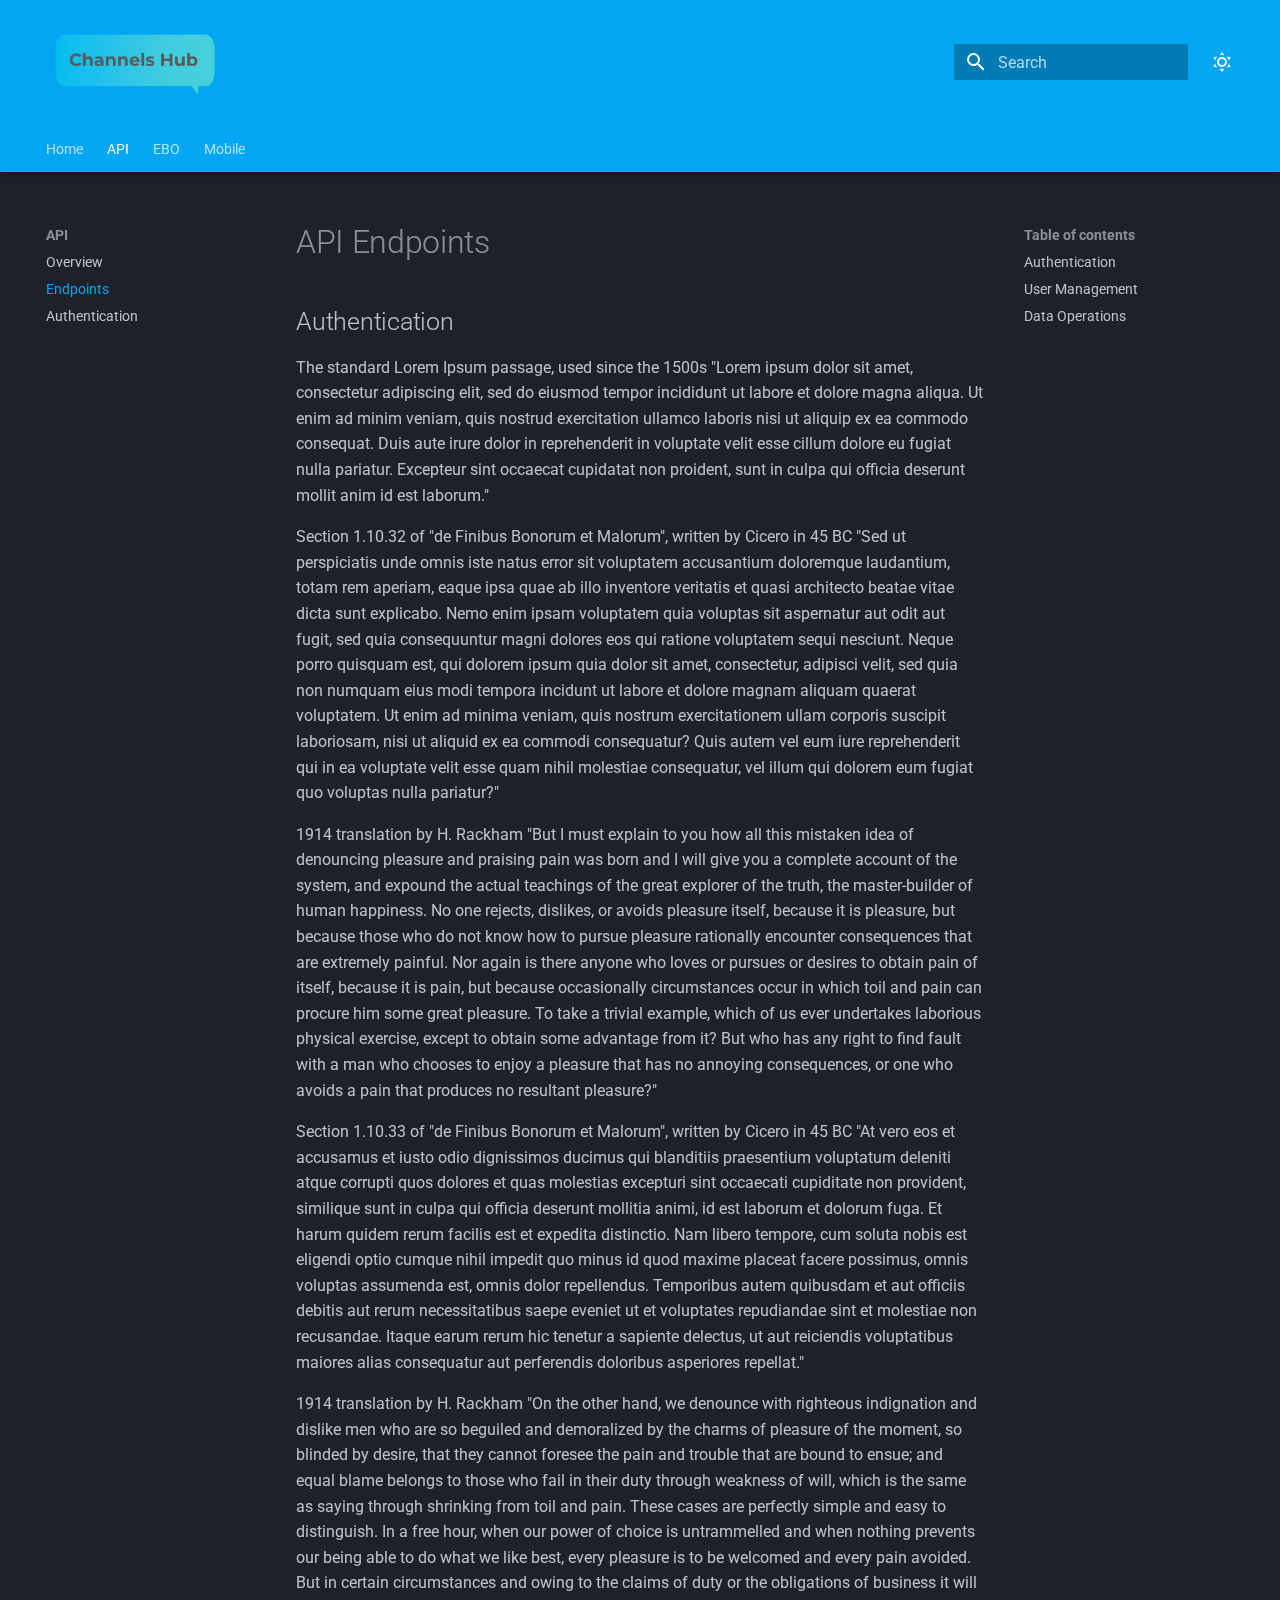
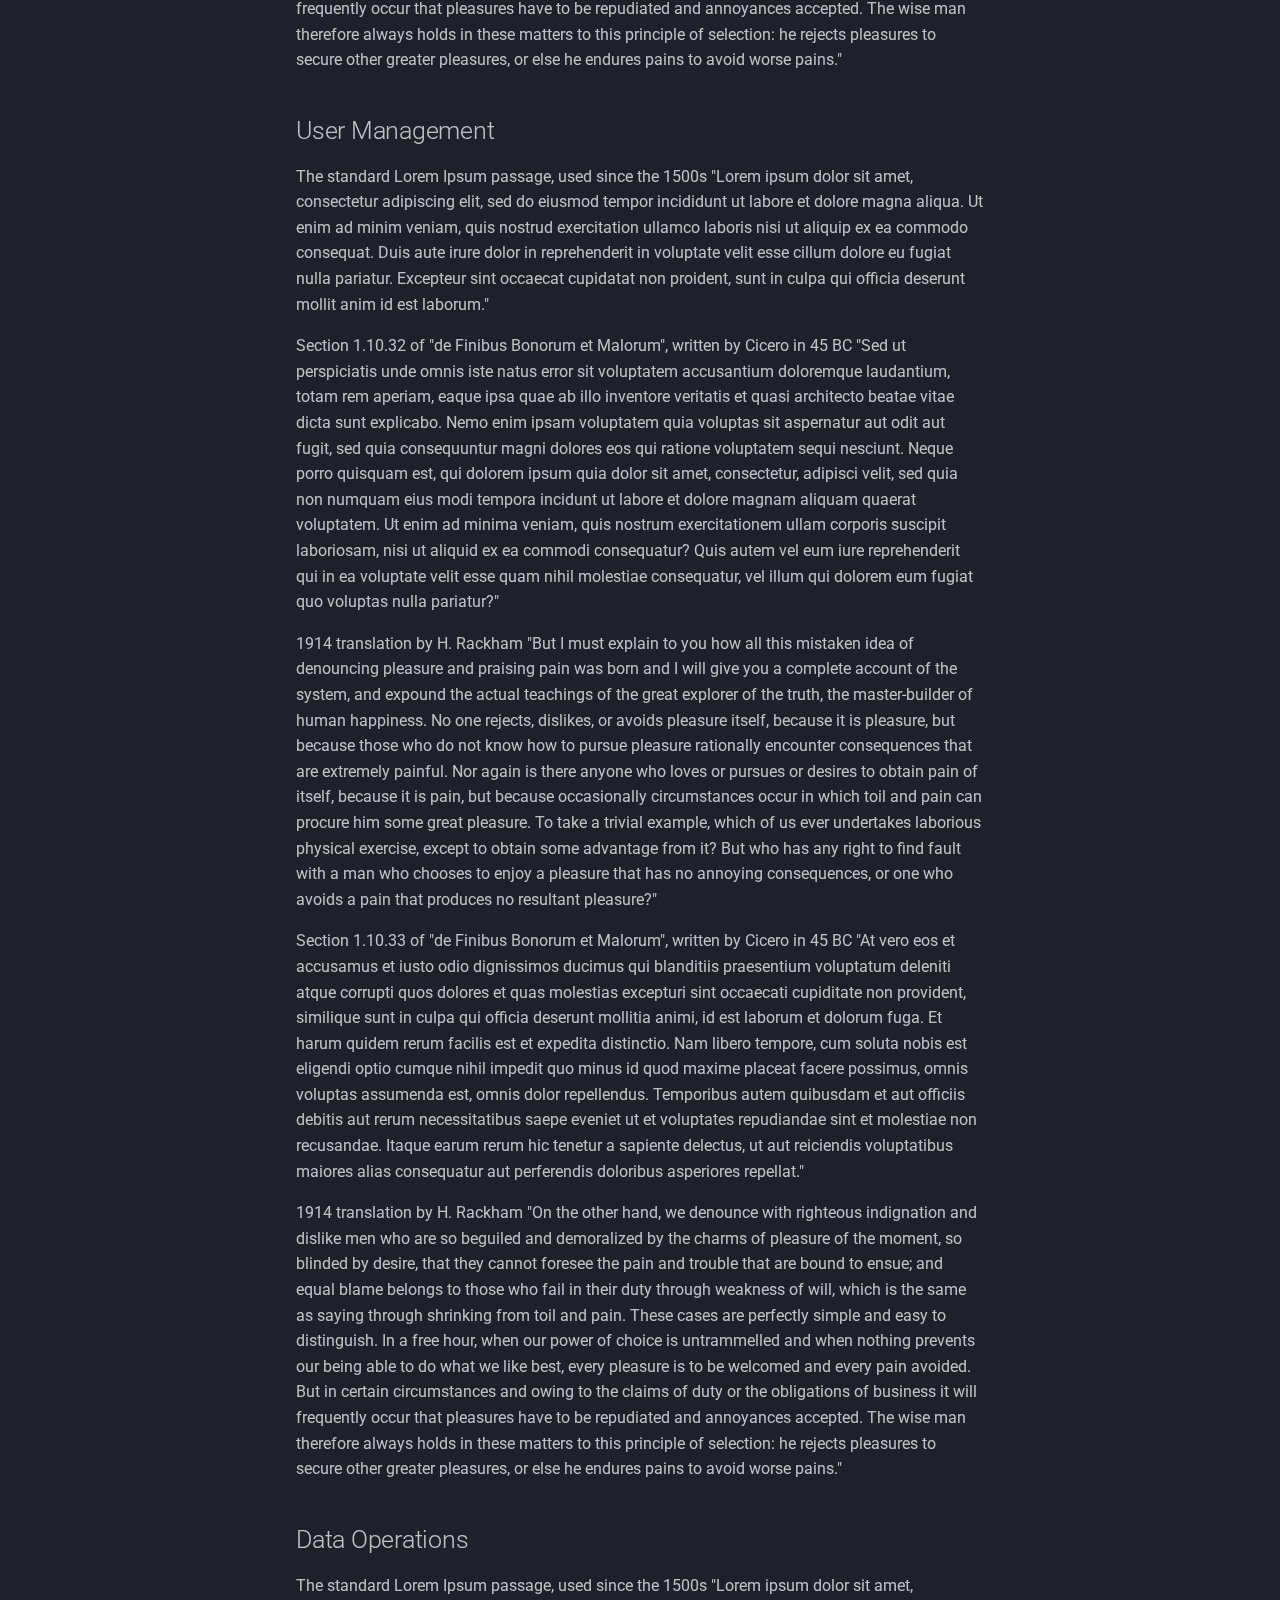
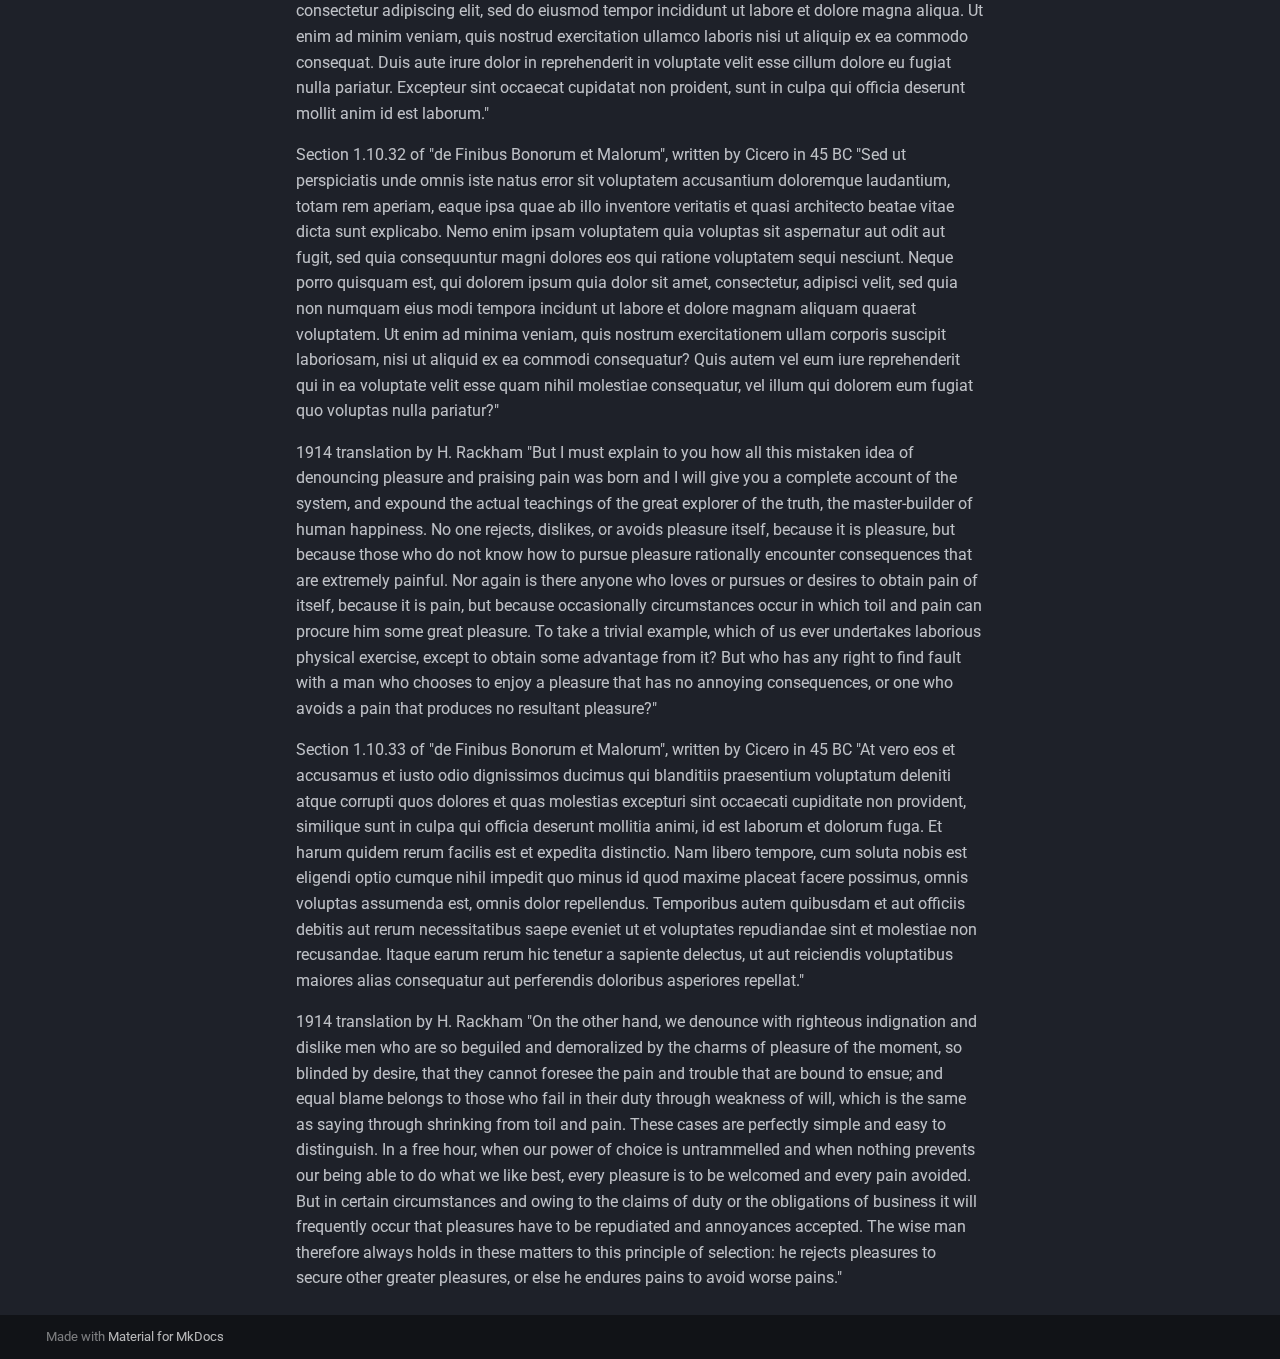
<file: API/api-endpoints/index.html>
<!doctype html>
<html lang="en" class="no-js">
  <head>
    
      <meta charset="utf-8">
      <meta name="viewport" content="width=device-width,initial-scale=1">
      
      
      
        <link rel="canonical" href="https://channels.readthedocs.io/API/api-endpoints/">
      
      
        <link rel="prev" href="../API/">
      
      
        <link rel="next" href="../api-auth/">
      
      
      <link rel="icon" href="../../assets/images/favicon.png">
      <meta name="generator" content="mkdocs-1.6.1, mkdocs-material-9.6.17">
    
    
      
        <title>Endpoints - Channels Hub</title>
      
    
    
      <link rel="stylesheet" href="../../assets/stylesheets/main.7e37652d.min.css">
      
        
        <link rel="stylesheet" href="../../assets/stylesheets/palette.06af60db.min.css">
      
      


    
    
      
    
    
      
        
        
        <link rel="preconnect" href="https://fonts.gstatic.com" crossorigin>
        <link rel="stylesheet" href="https://fonts.googleapis.com/css?family=Roboto:300,300i,400,400i,700,700i%7CRoboto+Mono:400,400i,700,700i&display=fallback">
        <style>:root{--md-text-font:"Roboto";--md-code-font:"Roboto Mono"}</style>
      
    
    
      <link rel="stylesheet" href="../../assets/custom.css">
    
    <script>__md_scope=new URL("../..",location),__md_hash=e=>[...e].reduce(((e,_)=>(e<<5)-e+_.charCodeAt(0)),0),__md_get=(e,_=localStorage,t=__md_scope)=>JSON.parse(_.getItem(t.pathname+"."+e)),__md_set=(e,_,t=localStorage,a=__md_scope)=>{try{t.setItem(a.pathname+"."+e,JSON.stringify(_))}catch(e){}}</script>
    
      

    
    
    
  </head>
  
  
    
    
      
    
    
    
    
    <body dir="ltr" data-md-color-scheme="slate" data-md-color-primary="light-blue" data-md-color-accent="deep-purple">
  
    
    <input class="md-toggle" data-md-toggle="drawer" type="checkbox" id="__drawer" autocomplete="off">
    <input class="md-toggle" data-md-toggle="search" type="checkbox" id="__search" autocomplete="off">
    <label class="md-overlay" for="__drawer"></label>
    <div data-md-component="skip">
      
        
        <a href="#api-endpoints" class="md-skip">
          Skip to content
        </a>
      
    </div>
    <div data-md-component="announce">
      
    </div>
    
    
      

  

<header class="md-header md-header--shadow md-header--lifted" data-md-component="header">
  <nav class="md-header__inner md-grid" aria-label="Header">
    <a href="../.." title="Channels Hub" class="md-header__button md-logo" aria-label="Channels Hub" data-md-component="logo">
      
  <img src="../../assets/CHANNELS.png" alt="logo">

    </a>
    <label class="md-header__button md-icon" for="__drawer">
      
      <svg xmlns="http://www.w3.org/2000/svg" viewBox="0 0 24 24"><path d="M3 6h18v2H3zm0 5h18v2H3zm0 5h18v2H3z"/></svg>
    </label>
    <div class="md-header__title" data-md-component="header-title">
      <div class="md-header__ellipsis">
        <div class="md-header__topic">
          <span class="md-ellipsis">
            Channels Hub
          </span>
        </div>
        <div class="md-header__topic" data-md-component="header-topic">
          <span class="md-ellipsis">
            
              Endpoints
            
          </span>
        </div>
      </div>
    </div>
    
      
        <form class="md-header__option" data-md-component="palette">
  
    
    
    
    <input class="md-option" data-md-color-media="" data-md-color-scheme="slate" data-md-color-primary="light-blue" data-md-color-accent="deep-purple"  aria-label="Dark mode"  type="radio" name="__palette" id="__palette_0">
    
      <label class="md-header__button md-icon" title="Dark mode" for="__palette_1" hidden>
        <svg xmlns="http://www.w3.org/2000/svg" viewBox="0 0 24 24"><path d="M12 7a5 5 0 0 1 5 5 5 5 0 0 1-5 5 5 5 0 0 1-5-5 5 5 0 0 1 5-5m0 2a3 3 0 0 0-3 3 3 3 0 0 0 3 3 3 3 0 0 0 3-3 3 3 0 0 0-3-3m0-7 2.39 3.42C13.65 5.15 12.84 5 12 5s-1.65.15-2.39.42zM3.34 7l4.16-.35A7.2 7.2 0 0 0 5.94 8.5c-.44.74-.69 1.5-.83 2.29zm.02 10 1.76-3.77a7.131 7.131 0 0 0 2.38 4.14zM20.65 7l-1.77 3.79a7.02 7.02 0 0 0-2.38-4.15zm-.01 10-4.14.36c.59-.51 1.12-1.14 1.54-1.86.42-.73.69-1.5.83-2.29zM12 22l-2.41-3.44c.74.27 1.55.44 2.41.44.82 0 1.63-.17 2.37-.44z"/></svg>
      </label>
    
  
    
    
    
    <input class="md-option" data-md-color-media="" data-md-color-scheme="default" data-md-color-primary="light-blue" data-md-color-accent="deep-orange"  aria-label="Light mode"  type="radio" name="__palette" id="__palette_1">
    
      <label class="md-header__button md-icon" title="Light mode" for="__palette_0" hidden>
        <svg xmlns="http://www.w3.org/2000/svg" viewBox="0 0 24 24"><path d="m17.75 4.09-2.53 1.94.91 3.06-2.63-1.81-2.63 1.81.91-3.06-2.53-1.94L12.44 4l1.06-3 1.06 3zm3.5 6.91-1.64 1.25.59 1.98-1.7-1.17-1.7 1.17.59-1.98L15.75 11l2.06-.05L18.5 9l.69 1.95zm-2.28 4.95c.83-.08 1.72 1.1 1.19 1.85-.32.45-.66.87-1.08 1.27C15.17 23 8.84 23 4.94 19.07c-3.91-3.9-3.91-10.24 0-14.14.4-.4.82-.76 1.27-1.08.75-.53 1.93.36 1.85 1.19-.27 2.86.69 5.83 2.89 8.02a9.96 9.96 0 0 0 8.02 2.89m-1.64 2.02a12.08 12.08 0 0 1-7.8-3.47c-2.17-2.19-3.33-5-3.49-7.82-2.81 3.14-2.7 7.96.31 10.98 3.02 3.01 7.84 3.12 10.98.31"/></svg>
      </label>
    
  
</form>
      
    
    
      <script>var palette=__md_get("__palette");if(palette&&palette.color){if("(prefers-color-scheme)"===palette.color.media){var media=matchMedia("(prefers-color-scheme: light)"),input=document.querySelector(media.matches?"[data-md-color-media='(prefers-color-scheme: light)']":"[data-md-color-media='(prefers-color-scheme: dark)']");palette.color.media=input.getAttribute("data-md-color-media"),palette.color.scheme=input.getAttribute("data-md-color-scheme"),palette.color.primary=input.getAttribute("data-md-color-primary"),palette.color.accent=input.getAttribute("data-md-color-accent")}for(var[key,value]of Object.entries(palette.color))document.body.setAttribute("data-md-color-"+key,value)}</script>
    
    
    
      
      
        <label class="md-header__button md-icon" for="__search">
          
          <svg xmlns="http://www.w3.org/2000/svg" viewBox="0 0 24 24"><path d="M9.5 3A6.5 6.5 0 0 1 16 9.5c0 1.61-.59 3.09-1.56 4.23l.27.27h.79l5 5-1.5 1.5-5-5v-.79l-.27-.27A6.52 6.52 0 0 1 9.5 16 6.5 6.5 0 0 1 3 9.5 6.5 6.5 0 0 1 9.5 3m0 2C7 5 5 7 5 9.5S7 14 9.5 14 14 12 14 9.5 12 5 9.5 5"/></svg>
        </label>
        <div class="md-search" data-md-component="search" role="dialog">
  <label class="md-search__overlay" for="__search"></label>
  <div class="md-search__inner" role="search">
    <form class="md-search__form" name="search">
      <input type="text" class="md-search__input" name="query" aria-label="Search" placeholder="Search" autocapitalize="off" autocorrect="off" autocomplete="off" spellcheck="false" data-md-component="search-query" required>
      <label class="md-search__icon md-icon" for="__search">
        
        <svg xmlns="http://www.w3.org/2000/svg" viewBox="0 0 24 24"><path d="M9.5 3A6.5 6.5 0 0 1 16 9.5c0 1.61-.59 3.09-1.56 4.23l.27.27h.79l5 5-1.5 1.5-5-5v-.79l-.27-.27A6.52 6.52 0 0 1 9.5 16 6.5 6.5 0 0 1 3 9.5 6.5 6.5 0 0 1 9.5 3m0 2C7 5 5 7 5 9.5S7 14 9.5 14 14 12 14 9.5 12 5 9.5 5"/></svg>
        
        <svg xmlns="http://www.w3.org/2000/svg" viewBox="0 0 24 24"><path d="M20 11v2H8l5.5 5.5-1.42 1.42L4.16 12l7.92-7.92L13.5 5.5 8 11z"/></svg>
      </label>
      <nav class="md-search__options" aria-label="Search">
        
        <button type="reset" class="md-search__icon md-icon" title="Clear" aria-label="Clear" tabindex="-1">
          
          <svg xmlns="http://www.w3.org/2000/svg" viewBox="0 0 24 24"><path d="M19 6.41 17.59 5 12 10.59 6.41 5 5 6.41 10.59 12 5 17.59 6.41 19 12 13.41 17.59 19 19 17.59 13.41 12z"/></svg>
        </button>
      </nav>
      
    </form>
    <div class="md-search__output">
      <div class="md-search__scrollwrap" tabindex="0" data-md-scrollfix>
        <div class="md-search-result" data-md-component="search-result">
          <div class="md-search-result__meta">
            Initializing search
          </div>
          <ol class="md-search-result__list" role="presentation"></ol>
        </div>
      </div>
    </div>
  </div>
</div>
      
    
    
  </nav>
  
    
      
<nav class="md-tabs" aria-label="Tabs" data-md-component="tabs">
  <div class="md-grid">
    <ul class="md-tabs__list">
      
        
  
  
  
  
    <li class="md-tabs__item">
      <a href="../.." class="md-tabs__link">
        
  
  
    
  
  Home

      </a>
    </li>
  

      
        
  
  
  
    
  
  
    
    
      <li class="md-tabs__item md-tabs__item--active">
        <a href="../API/" class="md-tabs__link">
          
  
  
  API

        </a>
      </li>
    
  

      
        
  
  
  
  
    
    
      <li class="md-tabs__item">
        <a href="../../EBO/EBO/" class="md-tabs__link">
          
  
  
  EBO

        </a>
      </li>
    
  

      
        
  
  
  
  
    
    
      <li class="md-tabs__item">
        <a href="../../Mobile/Mobile/" class="md-tabs__link">
          
  
  
  Mobile

        </a>
      </li>
    
  

      
    </ul>
  </div>
</nav>
    
  
</header>
    
    <div class="md-container" data-md-component="container">
      
      
        
      
      <main class="md-main" data-md-component="main">
        <div class="md-main__inner md-grid">
          
            
              
              <div class="md-sidebar md-sidebar--primary" data-md-component="sidebar" data-md-type="navigation" >
                <div class="md-sidebar__scrollwrap">
                  <div class="md-sidebar__inner">
                    


  


<nav class="md-nav md-nav--primary md-nav--lifted" aria-label="Navigation" data-md-level="0">
  <label class="md-nav__title" for="__drawer">
    <a href="../.." title="Channels Hub" class="md-nav__button md-logo" aria-label="Channels Hub" data-md-component="logo">
      
  <img src="../../assets/CHANNELS.png" alt="logo">

    </a>
    Channels Hub
  </label>
  
  <ul class="md-nav__list" data-md-scrollfix>
    
      
      
  
  
  
  
    <li class="md-nav__item">
      <a href="../.." class="md-nav__link">
        
  
  
  <span class="md-ellipsis">
    Home
    
  </span>
  

      </a>
    </li>
  

    
      
      
  
  
    
  
  
  
    
    
    
    
      
        
        
      
      
        
      
    
    
    <li class="md-nav__item md-nav__item--active md-nav__item--section md-nav__item--nested">
      
        
        
        <input class="md-nav__toggle md-toggle " type="checkbox" id="__nav_2" checked>
        
          
          <label class="md-nav__link" for="__nav_2" id="__nav_2_label" tabindex="">
            
  
  
  <span class="md-ellipsis">
    API
    
  </span>
  

            <span class="md-nav__icon md-icon"></span>
          </label>
        
        <nav class="md-nav" data-md-level="1" aria-labelledby="__nav_2_label" aria-expanded="true">
          <label class="md-nav__title" for="__nav_2">
            <span class="md-nav__icon md-icon"></span>
            API
          </label>
          <ul class="md-nav__list" data-md-scrollfix>
            
              
                
  
  
  
  
    <li class="md-nav__item">
      <a href="../API/" class="md-nav__link">
        
  
  
  <span class="md-ellipsis">
    Overview
    
  </span>
  

      </a>
    </li>
  

              
            
              
                
  
  
    
  
  
  
    <li class="md-nav__item md-nav__item--active">
      
      <input class="md-nav__toggle md-toggle" type="checkbox" id="__toc">
      
      
        
      
      
        <label class="md-nav__link md-nav__link--active" for="__toc">
          
  
  
  <span class="md-ellipsis">
    Endpoints
    
  </span>
  

          <span class="md-nav__icon md-icon"></span>
        </label>
      
      <a href="./" class="md-nav__link md-nav__link--active">
        
  
  
  <span class="md-ellipsis">
    Endpoints
    
  </span>
  

      </a>
      
        

<nav class="md-nav md-nav--secondary" aria-label="Table of contents">
  
  
  
    
  
  
    <label class="md-nav__title" for="__toc">
      <span class="md-nav__icon md-icon"></span>
      Table of contents
    </label>
    <ul class="md-nav__list" data-md-component="toc" data-md-scrollfix>
      
        <li class="md-nav__item">
  <a href="#authentication" class="md-nav__link">
    <span class="md-ellipsis">
      Authentication
    </span>
  </a>
  
</li>
      
        <li class="md-nav__item">
  <a href="#user-management" class="md-nav__link">
    <span class="md-ellipsis">
      User Management
    </span>
  </a>
  
</li>
      
        <li class="md-nav__item">
  <a href="#data-operations" class="md-nav__link">
    <span class="md-ellipsis">
      Data Operations
    </span>
  </a>
  
</li>
      
    </ul>
  
</nav>
      
    </li>
  

              
            
              
                
  
  
  
  
    <li class="md-nav__item">
      <a href="../api-auth/" class="md-nav__link">
        
  
  
  <span class="md-ellipsis">
    Authentication
    
  </span>
  

      </a>
    </li>
  

              
            
          </ul>
        </nav>
      
    </li>
  

    
      
      
  
  
  
  
    
    
    
    
      
      
        
      
    
    
    <li class="md-nav__item md-nav__item--nested">
      
        
        
          
        
        <input class="md-nav__toggle md-toggle md-toggle--indeterminate" type="checkbox" id="__nav_3" >
        
          
          <label class="md-nav__link" for="__nav_3" id="__nav_3_label" tabindex="0">
            
  
  
  <span class="md-ellipsis">
    EBO
    
  </span>
  

            <span class="md-nav__icon md-icon"></span>
          </label>
        
        <nav class="md-nav" data-md-level="1" aria-labelledby="__nav_3_label" aria-expanded="false">
          <label class="md-nav__title" for="__nav_3">
            <span class="md-nav__icon md-icon"></span>
            EBO
          </label>
          <ul class="md-nav__list" data-md-scrollfix>
            
              
                
  
  
  
  
    <li class="md-nav__item">
      <a href="../../EBO/EBO/" class="md-nav__link">
        
  
  
  <span class="md-ellipsis">
    Overview
    
  </span>
  

      </a>
    </li>
  

              
            
              
                
  
  
  
  
    <li class="md-nav__item">
      <a href="../../EBO/Architecture/" class="md-nav__link">
        
  
  
  <span class="md-ellipsis">
    Architecture
    
  </span>
  

      </a>
    </li>
  

              
            
          </ul>
        </nav>
      
    </li>
  

    
      
      
  
  
  
  
    
    
    
    
      
      
        
      
    
    
    <li class="md-nav__item md-nav__item--nested">
      
        
        
          
        
        <input class="md-nav__toggle md-toggle md-toggle--indeterminate" type="checkbox" id="__nav_4" >
        
          
          <label class="md-nav__link" for="__nav_4" id="__nav_4_label" tabindex="0">
            
  
  
  <span class="md-ellipsis">
    Mobile
    
  </span>
  

            <span class="md-nav__icon md-icon"></span>
          </label>
        
        <nav class="md-nav" data-md-level="1" aria-labelledby="__nav_4_label" aria-expanded="false">
          <label class="md-nav__title" for="__nav_4">
            <span class="md-nav__icon md-icon"></span>
            Mobile
          </label>
          <ul class="md-nav__list" data-md-scrollfix>
            
              
                
  
  
  
  
    <li class="md-nav__item">
      <a href="../../Mobile/Mobile/" class="md-nav__link">
        
  
  
  <span class="md-ellipsis">
    Overview
    
  </span>
  

      </a>
    </li>
  

              
            
          </ul>
        </nav>
      
    </li>
  

    
  </ul>
</nav>
                  </div>
                </div>
              </div>
            
            
              
              <div class="md-sidebar md-sidebar--secondary" data-md-component="sidebar" data-md-type="toc" >
                <div class="md-sidebar__scrollwrap">
                  <div class="md-sidebar__inner">
                    

<nav class="md-nav md-nav--secondary" aria-label="Table of contents">
  
  
  
    
  
  
    <label class="md-nav__title" for="__toc">
      <span class="md-nav__icon md-icon"></span>
      Table of contents
    </label>
    <ul class="md-nav__list" data-md-component="toc" data-md-scrollfix>
      
        <li class="md-nav__item">
  <a href="#authentication" class="md-nav__link">
    <span class="md-ellipsis">
      Authentication
    </span>
  </a>
  
</li>
      
        <li class="md-nav__item">
  <a href="#user-management" class="md-nav__link">
    <span class="md-ellipsis">
      User Management
    </span>
  </a>
  
</li>
      
        <li class="md-nav__item">
  <a href="#data-operations" class="md-nav__link">
    <span class="md-ellipsis">
      Data Operations
    </span>
  </a>
  
</li>
      
    </ul>
  
</nav>
                  </div>
                </div>
              </div>
            
          
          
            <div class="md-content" data-md-component="content">
              <article class="md-content__inner md-typeset">
                
                  



<h1 id="api-endpoints">API Endpoints</h1>
<h2 id="authentication">Authentication</h2>
<p>The standard Lorem Ipsum passage, used since the 1500s
"Lorem ipsum dolor sit amet, consectetur adipiscing elit, sed do eiusmod tempor incididunt ut labore et dolore magna aliqua. Ut enim ad minim veniam, quis nostrud exercitation ullamco laboris nisi ut aliquip ex ea commodo consequat. Duis aute irure dolor in reprehenderit in voluptate velit esse cillum dolore eu fugiat nulla pariatur. Excepteur sint occaecat cupidatat non proident, sunt in culpa qui officia deserunt mollit anim id est laborum."</p>
<p>Section 1.10.32 of "de Finibus Bonorum et Malorum", written by Cicero in 45 BC
"Sed ut perspiciatis unde omnis iste natus error sit voluptatem accusantium doloremque laudantium, totam rem aperiam, eaque ipsa quae ab illo inventore veritatis et quasi architecto beatae vitae dicta sunt explicabo. Nemo enim ipsam voluptatem quia voluptas sit aspernatur aut odit aut fugit, sed quia consequuntur magni dolores eos qui ratione voluptatem sequi nesciunt. Neque porro quisquam est, qui dolorem ipsum quia dolor sit amet, consectetur, adipisci velit, sed quia non numquam eius modi tempora incidunt ut labore et dolore magnam aliquam quaerat voluptatem. Ut enim ad minima veniam, quis nostrum exercitationem ullam corporis suscipit laboriosam, nisi ut aliquid ex ea commodi consequatur? Quis autem vel eum iure reprehenderit qui in ea voluptate velit esse quam nihil molestiae consequatur, vel illum qui dolorem eum fugiat quo voluptas nulla pariatur?"</p>
<p>1914 translation by H. Rackham
"But I must explain to you how all this mistaken idea of denouncing pleasure and praising pain was born and I will give you a complete account of the system, and expound the actual teachings of the great explorer of the truth, the master-builder of human happiness. No one rejects, dislikes, or avoids pleasure itself, because it is pleasure, but because those who do not know how to pursue pleasure rationally encounter consequences that are extremely painful. Nor again is there anyone who loves or pursues or desires to obtain pain of itself, because it is pain, but because occasionally circumstances occur in which toil and pain can procure him some great pleasure. To take a trivial example, which of us ever undertakes laborious physical exercise, except to obtain some advantage from it? But who has any right to find fault with a man who chooses to enjoy a pleasure that has no annoying consequences, or one who avoids a pain that produces no resultant pleasure?"</p>
<p>Section 1.10.33 of "de Finibus Bonorum et Malorum", written by Cicero in 45 BC
"At vero eos et accusamus et iusto odio dignissimos ducimus qui blanditiis praesentium voluptatum deleniti atque corrupti quos dolores et quas molestias excepturi sint occaecati cupiditate non provident, similique sunt in culpa qui officia deserunt mollitia animi, id est laborum et dolorum fuga. Et harum quidem rerum facilis est et expedita distinctio. Nam libero tempore, cum soluta nobis est eligendi optio cumque nihil impedit quo minus id quod maxime placeat facere possimus, omnis voluptas assumenda est, omnis dolor repellendus. Temporibus autem quibusdam et aut officiis debitis aut rerum necessitatibus saepe eveniet ut et voluptates repudiandae sint et molestiae non recusandae. Itaque earum rerum hic tenetur a sapiente delectus, ut aut reiciendis voluptatibus maiores alias consequatur aut perferendis doloribus asperiores repellat."</p>
<p>1914 translation by H. Rackham
"On the other hand, we denounce with righteous indignation and dislike men who are so beguiled and demoralized by the charms of pleasure of the moment, so blinded by desire, that they cannot foresee the pain and trouble that are bound to ensue; and equal blame belongs to those who fail in their duty through weakness of will, which is the same as saying through shrinking from toil and pain. These cases are perfectly simple and easy to distinguish. In a free hour, when our power of choice is untrammelled and when nothing prevents our being able to do what we like best, every pleasure is to be welcomed and every pain avoided. But in certain circumstances and owing to the claims of duty or the obligations of business it will frequently occur that pleasures have to be repudiated and annoyances accepted. The wise man therefore always holds in these matters to this principle of selection: he rejects pleasures to secure other greater pleasures, or else he endures pains to avoid worse pains."</p>
<h2 id="user-management">User Management</h2>
<p>The standard Lorem Ipsum passage, used since the 1500s
"Lorem ipsum dolor sit amet, consectetur adipiscing elit, sed do eiusmod tempor incididunt ut labore et dolore magna aliqua. Ut enim ad minim veniam, quis nostrud exercitation ullamco laboris nisi ut aliquip ex ea commodo consequat. Duis aute irure dolor in reprehenderit in voluptate velit esse cillum dolore eu fugiat nulla pariatur. Excepteur sint occaecat cupidatat non proident, sunt in culpa qui officia deserunt mollit anim id est laborum."</p>
<p>Section 1.10.32 of "de Finibus Bonorum et Malorum", written by Cicero in 45 BC
"Sed ut perspiciatis unde omnis iste natus error sit voluptatem accusantium doloremque laudantium, totam rem aperiam, eaque ipsa quae ab illo inventore veritatis et quasi architecto beatae vitae dicta sunt explicabo. Nemo enim ipsam voluptatem quia voluptas sit aspernatur aut odit aut fugit, sed quia consequuntur magni dolores eos qui ratione voluptatem sequi nesciunt. Neque porro quisquam est, qui dolorem ipsum quia dolor sit amet, consectetur, adipisci velit, sed quia non numquam eius modi tempora incidunt ut labore et dolore magnam aliquam quaerat voluptatem. Ut enim ad minima veniam, quis nostrum exercitationem ullam corporis suscipit laboriosam, nisi ut aliquid ex ea commodi consequatur? Quis autem vel eum iure reprehenderit qui in ea voluptate velit esse quam nihil molestiae consequatur, vel illum qui dolorem eum fugiat quo voluptas nulla pariatur?"</p>
<p>1914 translation by H. Rackham
"But I must explain to you how all this mistaken idea of denouncing pleasure and praising pain was born and I will give you a complete account of the system, and expound the actual teachings of the great explorer of the truth, the master-builder of human happiness. No one rejects, dislikes, or avoids pleasure itself, because it is pleasure, but because those who do not know how to pursue pleasure rationally encounter consequences that are extremely painful. Nor again is there anyone who loves or pursues or desires to obtain pain of itself, because it is pain, but because occasionally circumstances occur in which toil and pain can procure him some great pleasure. To take a trivial example, which of us ever undertakes laborious physical exercise, except to obtain some advantage from it? But who has any right to find fault with a man who chooses to enjoy a pleasure that has no annoying consequences, or one who avoids a pain that produces no resultant pleasure?"</p>
<p>Section 1.10.33 of "de Finibus Bonorum et Malorum", written by Cicero in 45 BC
"At vero eos et accusamus et iusto odio dignissimos ducimus qui blanditiis praesentium voluptatum deleniti atque corrupti quos dolores et quas molestias excepturi sint occaecati cupiditate non provident, similique sunt in culpa qui officia deserunt mollitia animi, id est laborum et dolorum fuga. Et harum quidem rerum facilis est et expedita distinctio. Nam libero tempore, cum soluta nobis est eligendi optio cumque nihil impedit quo minus id quod maxime placeat facere possimus, omnis voluptas assumenda est, omnis dolor repellendus. Temporibus autem quibusdam et aut officiis debitis aut rerum necessitatibus saepe eveniet ut et voluptates repudiandae sint et molestiae non recusandae. Itaque earum rerum hic tenetur a sapiente delectus, ut aut reiciendis voluptatibus maiores alias consequatur aut perferendis doloribus asperiores repellat."</p>
<p>1914 translation by H. Rackham
"On the other hand, we denounce with righteous indignation and dislike men who are so beguiled and demoralized by the charms of pleasure of the moment, so blinded by desire, that they cannot foresee the pain and trouble that are bound to ensue; and equal blame belongs to those who fail in their duty through weakness of will, which is the same as saying through shrinking from toil and pain. These cases are perfectly simple and easy to distinguish. In a free hour, when our power of choice is untrammelled and when nothing prevents our being able to do what we like best, every pleasure is to be welcomed and every pain avoided. But in certain circumstances and owing to the claims of duty or the obligations of business it will frequently occur that pleasures have to be repudiated and annoyances accepted. The wise man therefore always holds in these matters to this principle of selection: he rejects pleasures to secure other greater pleasures, or else he endures pains to avoid worse pains."</p>
<h2 id="data-operations">Data Operations</h2>
<p>The standard Lorem Ipsum passage, used since the 1500s
"Lorem ipsum dolor sit amet, consectetur adipiscing elit, sed do eiusmod tempor incididunt ut labore et dolore magna aliqua. Ut enim ad minim veniam, quis nostrud exercitation ullamco laboris nisi ut aliquip ex ea commodo consequat. Duis aute irure dolor in reprehenderit in voluptate velit esse cillum dolore eu fugiat nulla pariatur. Excepteur sint occaecat cupidatat non proident, sunt in culpa qui officia deserunt mollit anim id est laborum."</p>
<p>Section 1.10.32 of "de Finibus Bonorum et Malorum", written by Cicero in 45 BC
"Sed ut perspiciatis unde omnis iste natus error sit voluptatem accusantium doloremque laudantium, totam rem aperiam, eaque ipsa quae ab illo inventore veritatis et quasi architecto beatae vitae dicta sunt explicabo. Nemo enim ipsam voluptatem quia voluptas sit aspernatur aut odit aut fugit, sed quia consequuntur magni dolores eos qui ratione voluptatem sequi nesciunt. Neque porro quisquam est, qui dolorem ipsum quia dolor sit amet, consectetur, adipisci velit, sed quia non numquam eius modi tempora incidunt ut labore et dolore magnam aliquam quaerat voluptatem. Ut enim ad minima veniam, quis nostrum exercitationem ullam corporis suscipit laboriosam, nisi ut aliquid ex ea commodi consequatur? Quis autem vel eum iure reprehenderit qui in ea voluptate velit esse quam nihil molestiae consequatur, vel illum qui dolorem eum fugiat quo voluptas nulla pariatur?"</p>
<p>1914 translation by H. Rackham
"But I must explain to you how all this mistaken idea of denouncing pleasure and praising pain was born and I will give you a complete account of the system, and expound the actual teachings of the great explorer of the truth, the master-builder of human happiness. No one rejects, dislikes, or avoids pleasure itself, because it is pleasure, but because those who do not know how to pursue pleasure rationally encounter consequences that are extremely painful. Nor again is there anyone who loves or pursues or desires to obtain pain of itself, because it is pain, but because occasionally circumstances occur in which toil and pain can procure him some great pleasure. To take a trivial example, which of us ever undertakes laborious physical exercise, except to obtain some advantage from it? But who has any right to find fault with a man who chooses to enjoy a pleasure that has no annoying consequences, or one who avoids a pain that produces no resultant pleasure?"</p>
<p>Section 1.10.33 of "de Finibus Bonorum et Malorum", written by Cicero in 45 BC
"At vero eos et accusamus et iusto odio dignissimos ducimus qui blanditiis praesentium voluptatum deleniti atque corrupti quos dolores et quas molestias excepturi sint occaecati cupiditate non provident, similique sunt in culpa qui officia deserunt mollitia animi, id est laborum et dolorum fuga. Et harum quidem rerum facilis est et expedita distinctio. Nam libero tempore, cum soluta nobis est eligendi optio cumque nihil impedit quo minus id quod maxime placeat facere possimus, omnis voluptas assumenda est, omnis dolor repellendus. Temporibus autem quibusdam et aut officiis debitis aut rerum necessitatibus saepe eveniet ut et voluptates repudiandae sint et molestiae non recusandae. Itaque earum rerum hic tenetur a sapiente delectus, ut aut reiciendis voluptatibus maiores alias consequatur aut perferendis doloribus asperiores repellat."</p>
<p>1914 translation by H. Rackham
"On the other hand, we denounce with righteous indignation and dislike men who are so beguiled and demoralized by the charms of pleasure of the moment, so blinded by desire, that they cannot foresee the pain and trouble that are bound to ensue; and equal blame belongs to those who fail in their duty through weakness of will, which is the same as saying through shrinking from toil and pain. These cases are perfectly simple and easy to distinguish. In a free hour, when our power of choice is untrammelled and when nothing prevents our being able to do what we like best, every pleasure is to be welcomed and every pain avoided. But in certain circumstances and owing to the claims of duty or the obligations of business it will frequently occur that pleasures have to be repudiated and annoyances accepted. The wise man therefore always holds in these matters to this principle of selection: he rejects pleasures to secure other greater pleasures, or else he endures pains to avoid worse pains."</p>












                
              </article>
            </div>
          
          
<script>var target=document.getElementById(location.hash.slice(1));target&&target.name&&(target.checked=target.name.startsWith("__tabbed_"))</script>
        </div>
        
      </main>
      
        <footer class="md-footer">
  
  <div class="md-footer-meta md-typeset">
    <div class="md-footer-meta__inner md-grid">
      <div class="md-copyright">
  
  
    Made with
    <a href="https://squidfunk.github.io/mkdocs-material/" target="_blank" rel="noopener">
      Material for MkDocs
    </a>
  
</div>
      
    </div>
  </div>
</footer>
      
    </div>
    <div class="md-dialog" data-md-component="dialog">
      <div class="md-dialog__inner md-typeset"></div>
    </div>
    
    
    
      
      <script id="__config" type="application/json">{"base": "../..", "features": ["navigation.tabs", "navigation.tabs.sticky", "navigation.sections", "navigation.expand"], "search": "../../assets/javascripts/workers/search.973d3a69.min.js", "tags": null, "translations": {"clipboard.copied": "Copied to clipboard", "clipboard.copy": "Copy to clipboard", "search.result.more.one": "1 more on this page", "search.result.more.other": "# more on this page", "search.result.none": "No matching documents", "search.result.one": "1 matching document", "search.result.other": "# matching documents", "search.result.placeholder": "Type to start searching", "search.result.term.missing": "Missing", "select.version": "Select version"}, "version": null}</script>
    
    
      <script src="../../assets/javascripts/bundle.92b07e13.min.js"></script>
      
    
  </body>
</html>
</file>
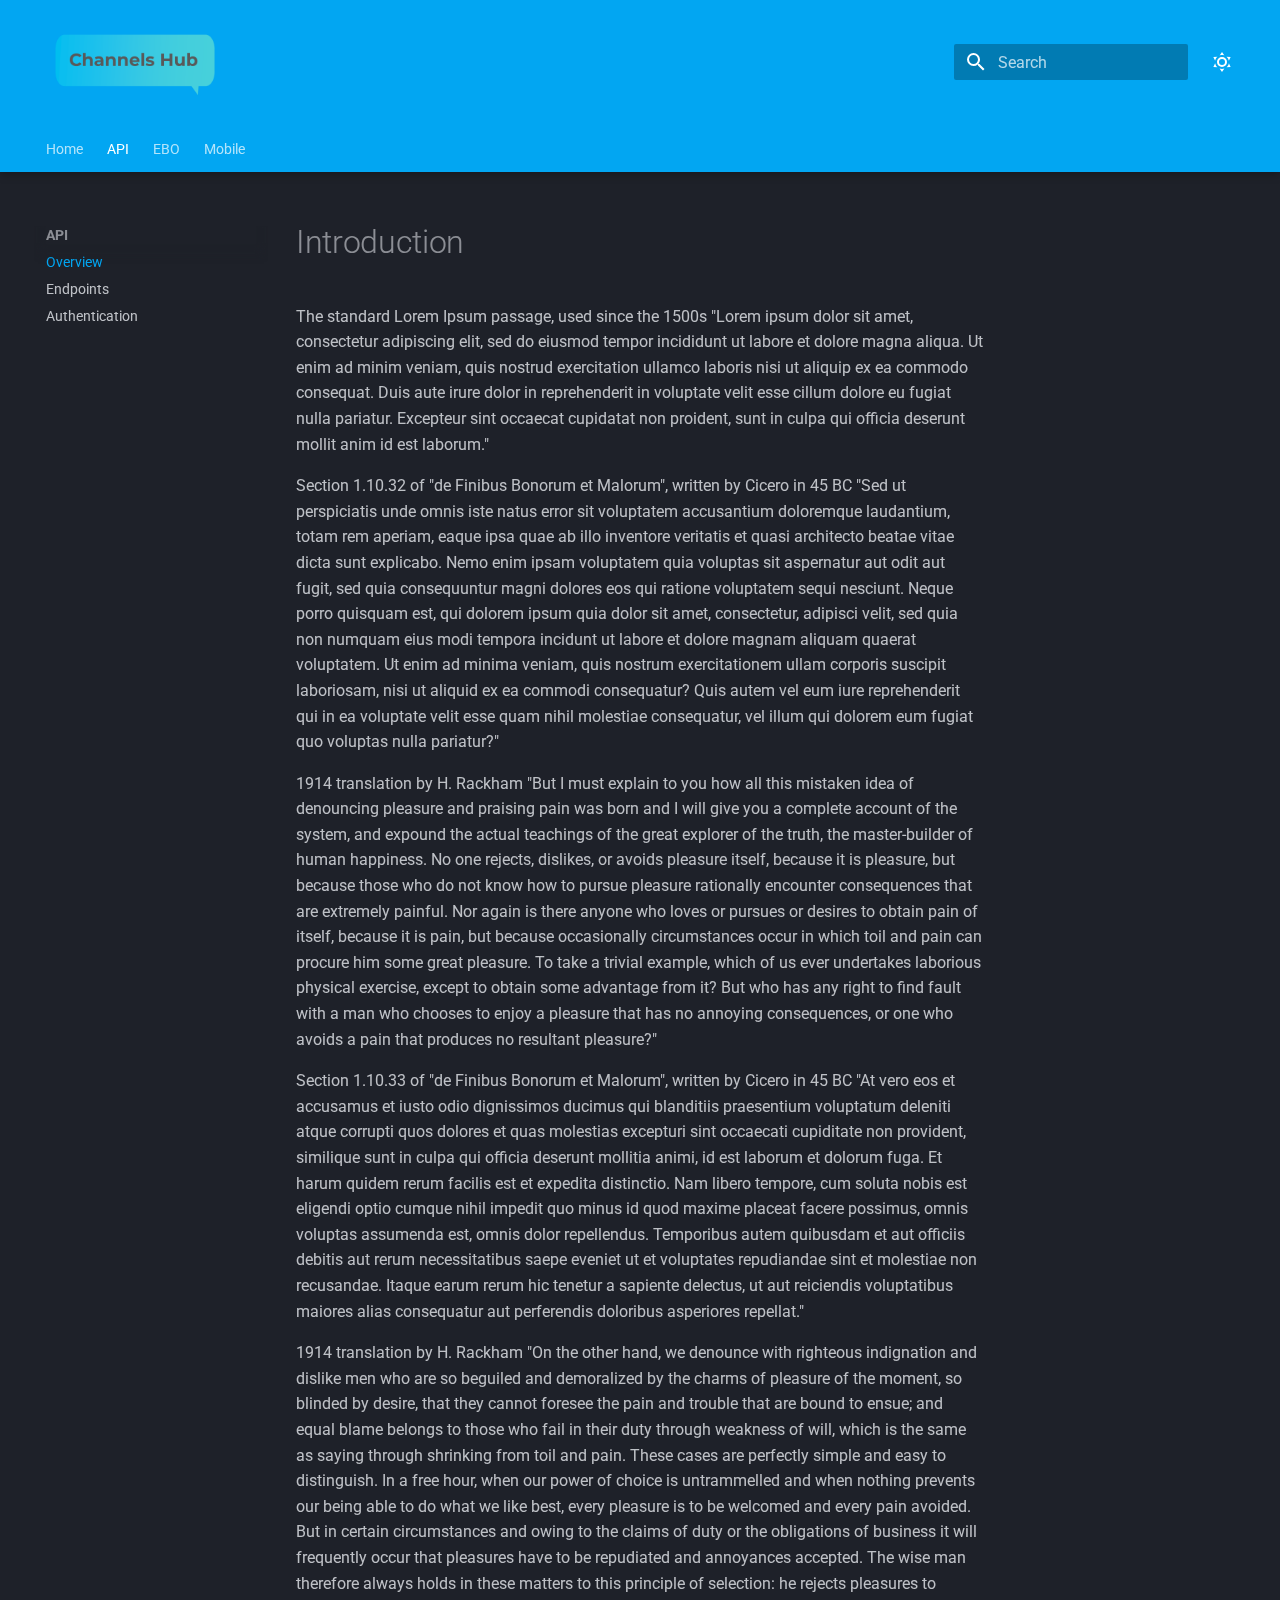
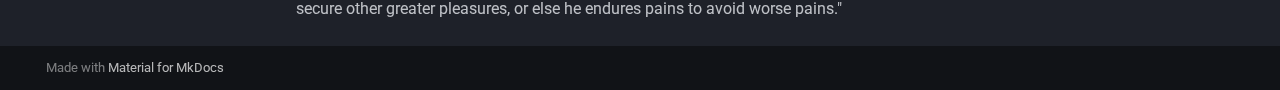
<file: API/API/index.html>
<!doctype html>
<html lang="en" class="no-js">
  <head>
    
      <meta charset="utf-8">
      <meta name="viewport" content="width=device-width,initial-scale=1">
      
      
      
        <link rel="canonical" href="https://channels.readthedocs.io/API/API/">
      
      
        <link rel="prev" href="../..">
      
      
        <link rel="next" href="../api-endpoints/">
      
      
      <link rel="icon" href="../../assets/images/favicon.png">
      <meta name="generator" content="mkdocs-1.6.1, mkdocs-material-9.6.17">
    
    
      
        <title>Overview - Channels Hub</title>
      
    
    
      <link rel="stylesheet" href="../../assets/stylesheets/main.7e37652d.min.css">
      
        
        <link rel="stylesheet" href="../../assets/stylesheets/palette.06af60db.min.css">
      
      


    
    
      
    
    
      
        
        
        <link rel="preconnect" href="https://fonts.gstatic.com" crossorigin>
        <link rel="stylesheet" href="https://fonts.googleapis.com/css?family=Roboto:300,300i,400,400i,700,700i%7CRoboto+Mono:400,400i,700,700i&display=fallback">
        <style>:root{--md-text-font:"Roboto";--md-code-font:"Roboto Mono"}</style>
      
    
    
      <link rel="stylesheet" href="../../assets/custom.css">
    
    <script>__md_scope=new URL("../..",location),__md_hash=e=>[...e].reduce(((e,_)=>(e<<5)-e+_.charCodeAt(0)),0),__md_get=(e,_=localStorage,t=__md_scope)=>JSON.parse(_.getItem(t.pathname+"."+e)),__md_set=(e,_,t=localStorage,a=__md_scope)=>{try{t.setItem(a.pathname+"."+e,JSON.stringify(_))}catch(e){}}</script>
    
      

    
    
    
  </head>
  
  
    
    
      
    
    
    
    
    <body dir="ltr" data-md-color-scheme="slate" data-md-color-primary="light-blue" data-md-color-accent="deep-purple">
  
    
    <input class="md-toggle" data-md-toggle="drawer" type="checkbox" id="__drawer" autocomplete="off">
    <input class="md-toggle" data-md-toggle="search" type="checkbox" id="__search" autocomplete="off">
    <label class="md-overlay" for="__drawer"></label>
    <div data-md-component="skip">
      
        
        <a href="#introduction" class="md-skip">
          Skip to content
        </a>
      
    </div>
    <div data-md-component="announce">
      
    </div>
    
    
      

  

<header class="md-header md-header--shadow md-header--lifted" data-md-component="header">
  <nav class="md-header__inner md-grid" aria-label="Header">
    <a href="../.." title="Channels Hub" class="md-header__button md-logo" aria-label="Channels Hub" data-md-component="logo">
      
  <img src="../../assets/CHANNELS.png" alt="logo">

    </a>
    <label class="md-header__button md-icon" for="__drawer">
      
      <svg xmlns="http://www.w3.org/2000/svg" viewBox="0 0 24 24"><path d="M3 6h18v2H3zm0 5h18v2H3zm0 5h18v2H3z"/></svg>
    </label>
    <div class="md-header__title" data-md-component="header-title">
      <div class="md-header__ellipsis">
        <div class="md-header__topic">
          <span class="md-ellipsis">
            Channels Hub
          </span>
        </div>
        <div class="md-header__topic" data-md-component="header-topic">
          <span class="md-ellipsis">
            
              Overview
            
          </span>
        </div>
      </div>
    </div>
    
      
        <form class="md-header__option" data-md-component="palette">
  
    
    
    
    <input class="md-option" data-md-color-media="" data-md-color-scheme="slate" data-md-color-primary="light-blue" data-md-color-accent="deep-purple"  aria-label="Dark mode"  type="radio" name="__palette" id="__palette_0">
    
      <label class="md-header__button md-icon" title="Dark mode" for="__palette_1" hidden>
        <svg xmlns="http://www.w3.org/2000/svg" viewBox="0 0 24 24"><path d="M12 7a5 5 0 0 1 5 5 5 5 0 0 1-5 5 5 5 0 0 1-5-5 5 5 0 0 1 5-5m0 2a3 3 0 0 0-3 3 3 3 0 0 0 3 3 3 3 0 0 0 3-3 3 3 0 0 0-3-3m0-7 2.39 3.42C13.65 5.15 12.84 5 12 5s-1.65.15-2.39.42zM3.34 7l4.16-.35A7.2 7.2 0 0 0 5.94 8.5c-.44.74-.69 1.5-.83 2.29zm.02 10 1.76-3.77a7.131 7.131 0 0 0 2.38 4.14zM20.65 7l-1.77 3.79a7.02 7.02 0 0 0-2.38-4.15zm-.01 10-4.14.36c.59-.51 1.12-1.14 1.54-1.86.42-.73.69-1.5.83-2.29zM12 22l-2.41-3.44c.74.27 1.55.44 2.41.44.82 0 1.63-.17 2.37-.44z"/></svg>
      </label>
    
  
    
    
    
    <input class="md-option" data-md-color-media="" data-md-color-scheme="default" data-md-color-primary="light-blue" data-md-color-accent="deep-orange"  aria-label="Light mode"  type="radio" name="__palette" id="__palette_1">
    
      <label class="md-header__button md-icon" title="Light mode" for="__palette_0" hidden>
        <svg xmlns="http://www.w3.org/2000/svg" viewBox="0 0 24 24"><path d="m17.75 4.09-2.53 1.94.91 3.06-2.63-1.81-2.63 1.81.91-3.06-2.53-1.94L12.44 4l1.06-3 1.06 3zm3.5 6.91-1.64 1.25.59 1.98-1.7-1.17-1.7 1.17.59-1.98L15.75 11l2.06-.05L18.5 9l.69 1.95zm-2.28 4.95c.83-.08 1.72 1.1 1.19 1.85-.32.45-.66.87-1.08 1.27C15.17 23 8.84 23 4.94 19.07c-3.91-3.9-3.91-10.24 0-14.14.4-.4.82-.76 1.27-1.08.75-.53 1.93.36 1.85 1.19-.27 2.86.69 5.83 2.89 8.02a9.96 9.96 0 0 0 8.02 2.89m-1.64 2.02a12.08 12.08 0 0 1-7.8-3.47c-2.17-2.19-3.33-5-3.49-7.82-2.81 3.14-2.7 7.96.31 10.98 3.02 3.01 7.84 3.12 10.98.31"/></svg>
      </label>
    
  
</form>
      
    
    
      <script>var palette=__md_get("__palette");if(palette&&palette.color){if("(prefers-color-scheme)"===palette.color.media){var media=matchMedia("(prefers-color-scheme: light)"),input=document.querySelector(media.matches?"[data-md-color-media='(prefers-color-scheme: light)']":"[data-md-color-media='(prefers-color-scheme: dark)']");palette.color.media=input.getAttribute("data-md-color-media"),palette.color.scheme=input.getAttribute("data-md-color-scheme"),palette.color.primary=input.getAttribute("data-md-color-primary"),palette.color.accent=input.getAttribute("data-md-color-accent")}for(var[key,value]of Object.entries(palette.color))document.body.setAttribute("data-md-color-"+key,value)}</script>
    
    
    
      
      
        <label class="md-header__button md-icon" for="__search">
          
          <svg xmlns="http://www.w3.org/2000/svg" viewBox="0 0 24 24"><path d="M9.5 3A6.5 6.5 0 0 1 16 9.5c0 1.61-.59 3.09-1.56 4.23l.27.27h.79l5 5-1.5 1.5-5-5v-.79l-.27-.27A6.52 6.52 0 0 1 9.5 16 6.5 6.5 0 0 1 3 9.5 6.5 6.5 0 0 1 9.5 3m0 2C7 5 5 7 5 9.5S7 14 9.5 14 14 12 14 9.5 12 5 9.5 5"/></svg>
        </label>
        <div class="md-search" data-md-component="search" role="dialog">
  <label class="md-search__overlay" for="__search"></label>
  <div class="md-search__inner" role="search">
    <form class="md-search__form" name="search">
      <input type="text" class="md-search__input" name="query" aria-label="Search" placeholder="Search" autocapitalize="off" autocorrect="off" autocomplete="off" spellcheck="false" data-md-component="search-query" required>
      <label class="md-search__icon md-icon" for="__search">
        
        <svg xmlns="http://www.w3.org/2000/svg" viewBox="0 0 24 24"><path d="M9.5 3A6.5 6.5 0 0 1 16 9.5c0 1.61-.59 3.09-1.56 4.23l.27.27h.79l5 5-1.5 1.5-5-5v-.79l-.27-.27A6.52 6.52 0 0 1 9.5 16 6.5 6.5 0 0 1 3 9.5 6.5 6.5 0 0 1 9.5 3m0 2C7 5 5 7 5 9.5S7 14 9.5 14 14 12 14 9.5 12 5 9.5 5"/></svg>
        
        <svg xmlns="http://www.w3.org/2000/svg" viewBox="0 0 24 24"><path d="M20 11v2H8l5.5 5.5-1.42 1.42L4.16 12l7.92-7.92L13.5 5.5 8 11z"/></svg>
      </label>
      <nav class="md-search__options" aria-label="Search">
        
        <button type="reset" class="md-search__icon md-icon" title="Clear" aria-label="Clear" tabindex="-1">
          
          <svg xmlns="http://www.w3.org/2000/svg" viewBox="0 0 24 24"><path d="M19 6.41 17.59 5 12 10.59 6.41 5 5 6.41 10.59 12 5 17.59 6.41 19 12 13.41 17.59 19 19 17.59 13.41 12z"/></svg>
        </button>
      </nav>
      
    </form>
    <div class="md-search__output">
      <div class="md-search__scrollwrap" tabindex="0" data-md-scrollfix>
        <div class="md-search-result" data-md-component="search-result">
          <div class="md-search-result__meta">
            Initializing search
          </div>
          <ol class="md-search-result__list" role="presentation"></ol>
        </div>
      </div>
    </div>
  </div>
</div>
      
    
    
  </nav>
  
    
      
<nav class="md-tabs" aria-label="Tabs" data-md-component="tabs">
  <div class="md-grid">
    <ul class="md-tabs__list">
      
        
  
  
  
  
    <li class="md-tabs__item">
      <a href="../.." class="md-tabs__link">
        
  
  
    
  
  Home

      </a>
    </li>
  

      
        
  
  
  
    
  
  
    
    
      <li class="md-tabs__item md-tabs__item--active">
        <a href="./" class="md-tabs__link">
          
  
  
  API

        </a>
      </li>
    
  

      
        
  
  
  
  
    
    
      <li class="md-tabs__item">
        <a href="../../EBO/EBO/" class="md-tabs__link">
          
  
  
  EBO

        </a>
      </li>
    
  

      
        
  
  
  
  
    
    
      <li class="md-tabs__item">
        <a href="../../Mobile/Mobile/" class="md-tabs__link">
          
  
  
  Mobile

        </a>
      </li>
    
  

      
    </ul>
  </div>
</nav>
    
  
</header>
    
    <div class="md-container" data-md-component="container">
      
      
        
      
      <main class="md-main" data-md-component="main">
        <div class="md-main__inner md-grid">
          
            
              
              <div class="md-sidebar md-sidebar--primary" data-md-component="sidebar" data-md-type="navigation" >
                <div class="md-sidebar__scrollwrap">
                  <div class="md-sidebar__inner">
                    


  


<nav class="md-nav md-nav--primary md-nav--lifted" aria-label="Navigation" data-md-level="0">
  <label class="md-nav__title" for="__drawer">
    <a href="../.." title="Channels Hub" class="md-nav__button md-logo" aria-label="Channels Hub" data-md-component="logo">
      
  <img src="../../assets/CHANNELS.png" alt="logo">

    </a>
    Channels Hub
  </label>
  
  <ul class="md-nav__list" data-md-scrollfix>
    
      
      
  
  
  
  
    <li class="md-nav__item">
      <a href="../.." class="md-nav__link">
        
  
  
  <span class="md-ellipsis">
    Home
    
  </span>
  

      </a>
    </li>
  

    
      
      
  
  
    
  
  
  
    
    
    
    
      
        
        
      
      
        
      
    
    
    <li class="md-nav__item md-nav__item--active md-nav__item--section md-nav__item--nested">
      
        
        
        <input class="md-nav__toggle md-toggle " type="checkbox" id="__nav_2" checked>
        
          
          <label class="md-nav__link" for="__nav_2" id="__nav_2_label" tabindex="">
            
  
  
  <span class="md-ellipsis">
    API
    
  </span>
  

            <span class="md-nav__icon md-icon"></span>
          </label>
        
        <nav class="md-nav" data-md-level="1" aria-labelledby="__nav_2_label" aria-expanded="true">
          <label class="md-nav__title" for="__nav_2">
            <span class="md-nav__icon md-icon"></span>
            API
          </label>
          <ul class="md-nav__list" data-md-scrollfix>
            
              
                
  
  
    
  
  
  
    <li class="md-nav__item md-nav__item--active">
      
      <input class="md-nav__toggle md-toggle" type="checkbox" id="__toc">
      
      
        
      
      
      <a href="./" class="md-nav__link md-nav__link--active">
        
  
  
  <span class="md-ellipsis">
    Overview
    
  </span>
  

      </a>
      
    </li>
  

              
            
              
                
  
  
  
  
    <li class="md-nav__item">
      <a href="../api-endpoints/" class="md-nav__link">
        
  
  
  <span class="md-ellipsis">
    Endpoints
    
  </span>
  

      </a>
    </li>
  

              
            
              
                
  
  
  
  
    <li class="md-nav__item">
      <a href="../api-auth/" class="md-nav__link">
        
  
  
  <span class="md-ellipsis">
    Authentication
    
  </span>
  

      </a>
    </li>
  

              
            
          </ul>
        </nav>
      
    </li>
  

    
      
      
  
  
  
  
    
    
    
    
      
      
        
      
    
    
    <li class="md-nav__item md-nav__item--nested">
      
        
        
          
        
        <input class="md-nav__toggle md-toggle md-toggle--indeterminate" type="checkbox" id="__nav_3" >
        
          
          <label class="md-nav__link" for="__nav_3" id="__nav_3_label" tabindex="0">
            
  
  
  <span class="md-ellipsis">
    EBO
    
  </span>
  

            <span class="md-nav__icon md-icon"></span>
          </label>
        
        <nav class="md-nav" data-md-level="1" aria-labelledby="__nav_3_label" aria-expanded="false">
          <label class="md-nav__title" for="__nav_3">
            <span class="md-nav__icon md-icon"></span>
            EBO
          </label>
          <ul class="md-nav__list" data-md-scrollfix>
            
              
                
  
  
  
  
    <li class="md-nav__item">
      <a href="../../EBO/EBO/" class="md-nav__link">
        
  
  
  <span class="md-ellipsis">
    Overview
    
  </span>
  

      </a>
    </li>
  

              
            
              
                
  
  
  
  
    <li class="md-nav__item">
      <a href="../../EBO/Architecture/" class="md-nav__link">
        
  
  
  <span class="md-ellipsis">
    Architecture
    
  </span>
  

      </a>
    </li>
  

              
            
          </ul>
        </nav>
      
    </li>
  

    
      
      
  
  
  
  
    
    
    
    
      
      
        
      
    
    
    <li class="md-nav__item md-nav__item--nested">
      
        
        
          
        
        <input class="md-nav__toggle md-toggle md-toggle--indeterminate" type="checkbox" id="__nav_4" >
        
          
          <label class="md-nav__link" for="__nav_4" id="__nav_4_label" tabindex="0">
            
  
  
  <span class="md-ellipsis">
    Mobile
    
  </span>
  

            <span class="md-nav__icon md-icon"></span>
          </label>
        
        <nav class="md-nav" data-md-level="1" aria-labelledby="__nav_4_label" aria-expanded="false">
          <label class="md-nav__title" for="__nav_4">
            <span class="md-nav__icon md-icon"></span>
            Mobile
          </label>
          <ul class="md-nav__list" data-md-scrollfix>
            
              
                
  
  
  
  
    <li class="md-nav__item">
      <a href="../../Mobile/Mobile/" class="md-nav__link">
        
  
  
  <span class="md-ellipsis">
    Overview
    
  </span>
  

      </a>
    </li>
  

              
            
          </ul>
        </nav>
      
    </li>
  

    
  </ul>
</nav>
                  </div>
                </div>
              </div>
            
            
              
              <div class="md-sidebar md-sidebar--secondary" data-md-component="sidebar" data-md-type="toc" >
                <div class="md-sidebar__scrollwrap">
                  <div class="md-sidebar__inner">
                    

<nav class="md-nav md-nav--secondary" aria-label="Table of contents">
  
  
  
    
  
  
</nav>
                  </div>
                </div>
              </div>
            
          
          
            <div class="md-content" data-md-component="content">
              <article class="md-content__inner md-typeset">
                
                  



<h1 id="introduction">Introduction</h1>
<p>The standard Lorem Ipsum passage, used since the 1500s
"Lorem ipsum dolor sit amet, consectetur adipiscing elit, sed do eiusmod tempor incididunt ut labore et dolore magna aliqua. Ut enim ad minim veniam, quis nostrud exercitation ullamco laboris nisi ut aliquip ex ea commodo consequat. Duis aute irure dolor in reprehenderit in voluptate velit esse cillum dolore eu fugiat nulla pariatur. Excepteur sint occaecat cupidatat non proident, sunt in culpa qui officia deserunt mollit anim id est laborum."</p>
<p>Section 1.10.32 of "de Finibus Bonorum et Malorum", written by Cicero in 45 BC
"Sed ut perspiciatis unde omnis iste natus error sit voluptatem accusantium doloremque laudantium, totam rem aperiam, eaque ipsa quae ab illo inventore veritatis et quasi architecto beatae vitae dicta sunt explicabo. Nemo enim ipsam voluptatem quia voluptas sit aspernatur aut odit aut fugit, sed quia consequuntur magni dolores eos qui ratione voluptatem sequi nesciunt. Neque porro quisquam est, qui dolorem ipsum quia dolor sit amet, consectetur, adipisci velit, sed quia non numquam eius modi tempora incidunt ut labore et dolore magnam aliquam quaerat voluptatem. Ut enim ad minima veniam, quis nostrum exercitationem ullam corporis suscipit laboriosam, nisi ut aliquid ex ea commodi consequatur? Quis autem vel eum iure reprehenderit qui in ea voluptate velit esse quam nihil molestiae consequatur, vel illum qui dolorem eum fugiat quo voluptas nulla pariatur?"</p>
<p>1914 translation by H. Rackham
"But I must explain to you how all this mistaken idea of denouncing pleasure and praising pain was born and I will give you a complete account of the system, and expound the actual teachings of the great explorer of the truth, the master-builder of human happiness. No one rejects, dislikes, or avoids pleasure itself, because it is pleasure, but because those who do not know how to pursue pleasure rationally encounter consequences that are extremely painful. Nor again is there anyone who loves or pursues or desires to obtain pain of itself, because it is pain, but because occasionally circumstances occur in which toil and pain can procure him some great pleasure. To take a trivial example, which of us ever undertakes laborious physical exercise, except to obtain some advantage from it? But who has any right to find fault with a man who chooses to enjoy a pleasure that has no annoying consequences, or one who avoids a pain that produces no resultant pleasure?"</p>
<p>Section 1.10.33 of "de Finibus Bonorum et Malorum", written by Cicero in 45 BC
"At vero eos et accusamus et iusto odio dignissimos ducimus qui blanditiis praesentium voluptatum deleniti atque corrupti quos dolores et quas molestias excepturi sint occaecati cupiditate non provident, similique sunt in culpa qui officia deserunt mollitia animi, id est laborum et dolorum fuga. Et harum quidem rerum facilis est et expedita distinctio. Nam libero tempore, cum soluta nobis est eligendi optio cumque nihil impedit quo minus id quod maxime placeat facere possimus, omnis voluptas assumenda est, omnis dolor repellendus. Temporibus autem quibusdam et aut officiis debitis aut rerum necessitatibus saepe eveniet ut et voluptates repudiandae sint et molestiae non recusandae. Itaque earum rerum hic tenetur a sapiente delectus, ut aut reiciendis voluptatibus maiores alias consequatur aut perferendis doloribus asperiores repellat."</p>
<p>1914 translation by H. Rackham
"On the other hand, we denounce with righteous indignation and dislike men who are so beguiled and demoralized by the charms of pleasure of the moment, so blinded by desire, that they cannot foresee the pain and trouble that are bound to ensue; and equal blame belongs to those who fail in their duty through weakness of will, which is the same as saying through shrinking from toil and pain. These cases are perfectly simple and easy to distinguish. In a free hour, when our power of choice is untrammelled and when nothing prevents our being able to do what we like best, every pleasure is to be welcomed and every pain avoided. But in certain circumstances and owing to the claims of duty or the obligations of business it will frequently occur that pleasures have to be repudiated and annoyances accepted. The wise man therefore always holds in these matters to this principle of selection: he rejects pleasures to secure other greater pleasures, or else he endures pains to avoid worse pains."</p>












                
              </article>
            </div>
          
          
<script>var target=document.getElementById(location.hash.slice(1));target&&target.name&&(target.checked=target.name.startsWith("__tabbed_"))</script>
        </div>
        
      </main>
      
        <footer class="md-footer">
  
  <div class="md-footer-meta md-typeset">
    <div class="md-footer-meta__inner md-grid">
      <div class="md-copyright">
  
  
    Made with
    <a href="https://squidfunk.github.io/mkdocs-material/" target="_blank" rel="noopener">
      Material for MkDocs
    </a>
  
</div>
      
    </div>
  </div>
</footer>
      
    </div>
    <div class="md-dialog" data-md-component="dialog">
      <div class="md-dialog__inner md-typeset"></div>
    </div>
    
    
    
      
      <script id="__config" type="application/json">{"base": "../..", "features": ["navigation.tabs", "navigation.tabs.sticky", "navigation.sections", "navigation.expand"], "search": "../../assets/javascripts/workers/search.973d3a69.min.js", "tags": null, "translations": {"clipboard.copied": "Copied to clipboard", "clipboard.copy": "Copy to clipboard", "search.result.more.one": "1 more on this page", "search.result.more.other": "# more on this page", "search.result.none": "No matching documents", "search.result.one": "1 matching document", "search.result.other": "# matching documents", "search.result.placeholder": "Type to start searching", "search.result.term.missing": "Missing", "select.version": "Select version"}, "version": null}</script>
    
    
      <script src="../../assets/javascripts/bundle.92b07e13.min.js"></script>
      
    
  </body>
</html>
</file>
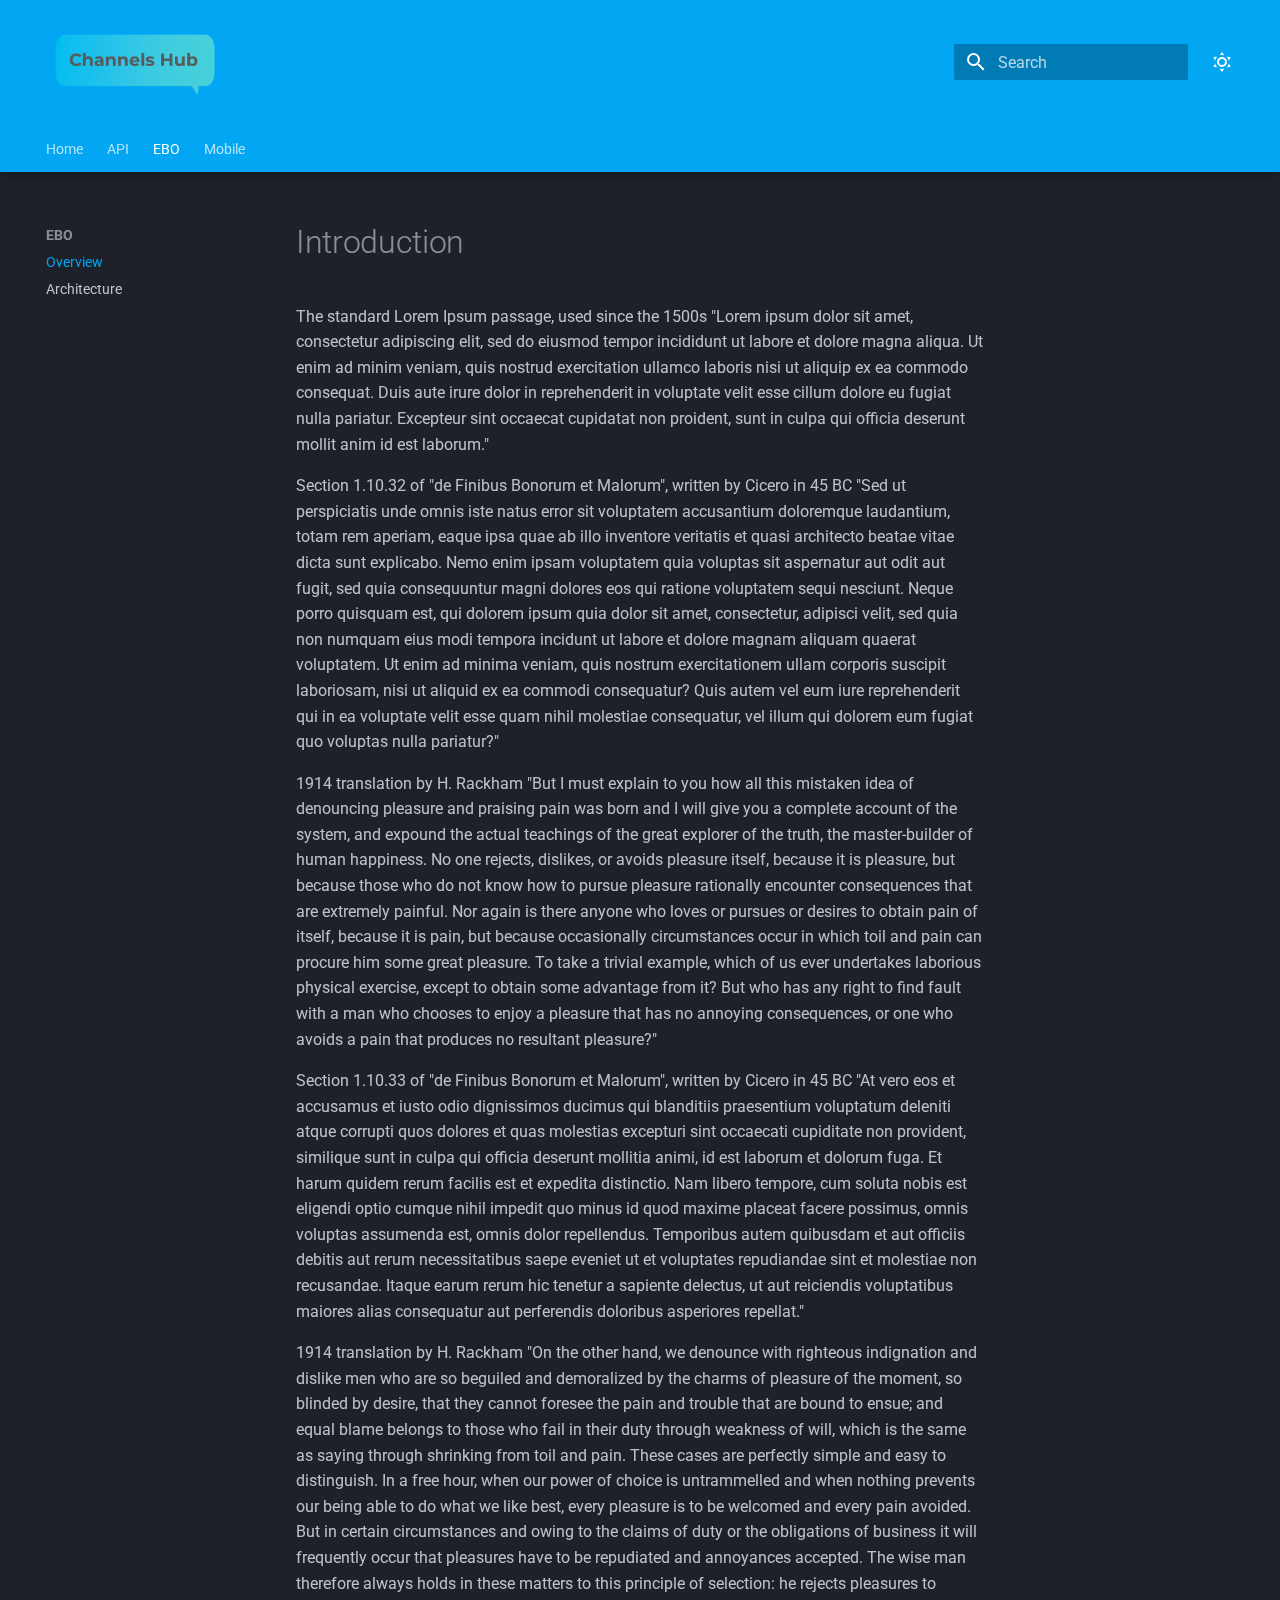
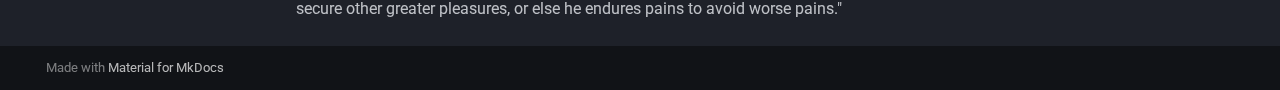
<file: EBO/EBO/index.html>
<!doctype html>
<html lang="en" class="no-js">
  <head>
    
      <meta charset="utf-8">
      <meta name="viewport" content="width=device-width,initial-scale=1">
      
      
      
        <link rel="canonical" href="https://channels.readthedocs.io/EBO/EBO/">
      
      
        <link rel="prev" href="../../API/api-auth/">
      
      
        <link rel="next" href="../Architecture/">
      
      
      <link rel="icon" href="../../assets/images/favicon.png">
      <meta name="generator" content="mkdocs-1.6.1, mkdocs-material-9.6.17">
    
    
      
        <title>Overview - Channels Hub</title>
      
    
    
      <link rel="stylesheet" href="../../assets/stylesheets/main.7e37652d.min.css">
      
        
        <link rel="stylesheet" href="../../assets/stylesheets/palette.06af60db.min.css">
      
      


    
    
      
    
    
      
        
        
        <link rel="preconnect" href="https://fonts.gstatic.com" crossorigin>
        <link rel="stylesheet" href="https://fonts.googleapis.com/css?family=Roboto:300,300i,400,400i,700,700i%7CRoboto+Mono:400,400i,700,700i&display=fallback">
        <style>:root{--md-text-font:"Roboto";--md-code-font:"Roboto Mono"}</style>
      
    
    
      <link rel="stylesheet" href="../../assets/custom.css">
    
    <script>__md_scope=new URL("../..",location),__md_hash=e=>[...e].reduce(((e,_)=>(e<<5)-e+_.charCodeAt(0)),0),__md_get=(e,_=localStorage,t=__md_scope)=>JSON.parse(_.getItem(t.pathname+"."+e)),__md_set=(e,_,t=localStorage,a=__md_scope)=>{try{t.setItem(a.pathname+"."+e,JSON.stringify(_))}catch(e){}}</script>
    
      

    
    
    
  </head>
  
  
    
    
      
    
    
    
    
    <body dir="ltr" data-md-color-scheme="slate" data-md-color-primary="light-blue" data-md-color-accent="deep-purple">
  
    
    <input class="md-toggle" data-md-toggle="drawer" type="checkbox" id="__drawer" autocomplete="off">
    <input class="md-toggle" data-md-toggle="search" type="checkbox" id="__search" autocomplete="off">
    <label class="md-overlay" for="__drawer"></label>
    <div data-md-component="skip">
      
        
        <a href="#introduction" class="md-skip">
          Skip to content
        </a>
      
    </div>
    <div data-md-component="announce">
      
    </div>
    
    
      

  

<header class="md-header md-header--shadow md-header--lifted" data-md-component="header">
  <nav class="md-header__inner md-grid" aria-label="Header">
    <a href="../.." title="Channels Hub" class="md-header__button md-logo" aria-label="Channels Hub" data-md-component="logo">
      
  <img src="../../assets/CHANNELS.png" alt="logo">

    </a>
    <label class="md-header__button md-icon" for="__drawer">
      
      <svg xmlns="http://www.w3.org/2000/svg" viewBox="0 0 24 24"><path d="M3 6h18v2H3zm0 5h18v2H3zm0 5h18v2H3z"/></svg>
    </label>
    <div class="md-header__title" data-md-component="header-title">
      <div class="md-header__ellipsis">
        <div class="md-header__topic">
          <span class="md-ellipsis">
            Channels Hub
          </span>
        </div>
        <div class="md-header__topic" data-md-component="header-topic">
          <span class="md-ellipsis">
            
              Overview
            
          </span>
        </div>
      </div>
    </div>
    
      
        <form class="md-header__option" data-md-component="palette">
  
    
    
    
    <input class="md-option" data-md-color-media="" data-md-color-scheme="slate" data-md-color-primary="light-blue" data-md-color-accent="deep-purple"  aria-label="Dark mode"  type="radio" name="__palette" id="__palette_0">
    
      <label class="md-header__button md-icon" title="Dark mode" for="__palette_1" hidden>
        <svg xmlns="http://www.w3.org/2000/svg" viewBox="0 0 24 24"><path d="M12 7a5 5 0 0 1 5 5 5 5 0 0 1-5 5 5 5 0 0 1-5-5 5 5 0 0 1 5-5m0 2a3 3 0 0 0-3 3 3 3 0 0 0 3 3 3 3 0 0 0 3-3 3 3 0 0 0-3-3m0-7 2.39 3.42C13.65 5.15 12.84 5 12 5s-1.65.15-2.39.42zM3.34 7l4.16-.35A7.2 7.2 0 0 0 5.94 8.5c-.44.74-.69 1.5-.83 2.29zm.02 10 1.76-3.77a7.131 7.131 0 0 0 2.38 4.14zM20.65 7l-1.77 3.79a7.02 7.02 0 0 0-2.38-4.15zm-.01 10-4.14.36c.59-.51 1.12-1.14 1.54-1.86.42-.73.69-1.5.83-2.29zM12 22l-2.41-3.44c.74.27 1.55.44 2.41.44.82 0 1.63-.17 2.37-.44z"/></svg>
      </label>
    
  
    
    
    
    <input class="md-option" data-md-color-media="" data-md-color-scheme="default" data-md-color-primary="light-blue" data-md-color-accent="deep-orange"  aria-label="Light mode"  type="radio" name="__palette" id="__palette_1">
    
      <label class="md-header__button md-icon" title="Light mode" for="__palette_0" hidden>
        <svg xmlns="http://www.w3.org/2000/svg" viewBox="0 0 24 24"><path d="m17.75 4.09-2.53 1.94.91 3.06-2.63-1.81-2.63 1.81.91-3.06-2.53-1.94L12.44 4l1.06-3 1.06 3zm3.5 6.91-1.64 1.25.59 1.98-1.7-1.17-1.7 1.17.59-1.98L15.75 11l2.06-.05L18.5 9l.69 1.95zm-2.28 4.95c.83-.08 1.72 1.1 1.19 1.85-.32.45-.66.87-1.08 1.27C15.17 23 8.84 23 4.94 19.07c-3.91-3.9-3.91-10.24 0-14.14.4-.4.82-.76 1.27-1.08.75-.53 1.93.36 1.85 1.19-.27 2.86.69 5.83 2.89 8.02a9.96 9.96 0 0 0 8.02 2.89m-1.64 2.02a12.08 12.08 0 0 1-7.8-3.47c-2.17-2.19-3.33-5-3.49-7.82-2.81 3.14-2.7 7.96.31 10.98 3.02 3.01 7.84 3.12 10.98.31"/></svg>
      </label>
    
  
</form>
      
    
    
      <script>var palette=__md_get("__palette");if(palette&&palette.color){if("(prefers-color-scheme)"===palette.color.media){var media=matchMedia("(prefers-color-scheme: light)"),input=document.querySelector(media.matches?"[data-md-color-media='(prefers-color-scheme: light)']":"[data-md-color-media='(prefers-color-scheme: dark)']");palette.color.media=input.getAttribute("data-md-color-media"),palette.color.scheme=input.getAttribute("data-md-color-scheme"),palette.color.primary=input.getAttribute("data-md-color-primary"),palette.color.accent=input.getAttribute("data-md-color-accent")}for(var[key,value]of Object.entries(palette.color))document.body.setAttribute("data-md-color-"+key,value)}</script>
    
    
    
      
      
        <label class="md-header__button md-icon" for="__search">
          
          <svg xmlns="http://www.w3.org/2000/svg" viewBox="0 0 24 24"><path d="M9.5 3A6.5 6.5 0 0 1 16 9.5c0 1.61-.59 3.09-1.56 4.23l.27.27h.79l5 5-1.5 1.5-5-5v-.79l-.27-.27A6.52 6.52 0 0 1 9.5 16 6.5 6.5 0 0 1 3 9.5 6.5 6.5 0 0 1 9.5 3m0 2C7 5 5 7 5 9.5S7 14 9.5 14 14 12 14 9.5 12 5 9.5 5"/></svg>
        </label>
        <div class="md-search" data-md-component="search" role="dialog">
  <label class="md-search__overlay" for="__search"></label>
  <div class="md-search__inner" role="search">
    <form class="md-search__form" name="search">
      <input type="text" class="md-search__input" name="query" aria-label="Search" placeholder="Search" autocapitalize="off" autocorrect="off" autocomplete="off" spellcheck="false" data-md-component="search-query" required>
      <label class="md-search__icon md-icon" for="__search">
        
        <svg xmlns="http://www.w3.org/2000/svg" viewBox="0 0 24 24"><path d="M9.5 3A6.5 6.5 0 0 1 16 9.5c0 1.61-.59 3.09-1.56 4.23l.27.27h.79l5 5-1.5 1.5-5-5v-.79l-.27-.27A6.52 6.52 0 0 1 9.5 16 6.5 6.5 0 0 1 3 9.5 6.5 6.5 0 0 1 9.5 3m0 2C7 5 5 7 5 9.5S7 14 9.5 14 14 12 14 9.5 12 5 9.5 5"/></svg>
        
        <svg xmlns="http://www.w3.org/2000/svg" viewBox="0 0 24 24"><path d="M20 11v2H8l5.5 5.5-1.42 1.42L4.16 12l7.92-7.92L13.5 5.5 8 11z"/></svg>
      </label>
      <nav class="md-search__options" aria-label="Search">
        
        <button type="reset" class="md-search__icon md-icon" title="Clear" aria-label="Clear" tabindex="-1">
          
          <svg xmlns="http://www.w3.org/2000/svg" viewBox="0 0 24 24"><path d="M19 6.41 17.59 5 12 10.59 6.41 5 5 6.41 10.59 12 5 17.59 6.41 19 12 13.41 17.59 19 19 17.59 13.41 12z"/></svg>
        </button>
      </nav>
      
    </form>
    <div class="md-search__output">
      <div class="md-search__scrollwrap" tabindex="0" data-md-scrollfix>
        <div class="md-search-result" data-md-component="search-result">
          <div class="md-search-result__meta">
            Initializing search
          </div>
          <ol class="md-search-result__list" role="presentation"></ol>
        </div>
      </div>
    </div>
  </div>
</div>
      
    
    
  </nav>
  
    
      
<nav class="md-tabs" aria-label="Tabs" data-md-component="tabs">
  <div class="md-grid">
    <ul class="md-tabs__list">
      
        
  
  
  
  
    <li class="md-tabs__item">
      <a href="../.." class="md-tabs__link">
        
  
  
    
  
  Home

      </a>
    </li>
  

      
        
  
  
  
  
    
    
      <li class="md-tabs__item">
        <a href="../../API/API/" class="md-tabs__link">
          
  
  
  API

        </a>
      </li>
    
  

      
        
  
  
  
    
  
  
    
    
      <li class="md-tabs__item md-tabs__item--active">
        <a href="./" class="md-tabs__link">
          
  
  
  EBO

        </a>
      </li>
    
  

      
        
  
  
  
  
    
    
      <li class="md-tabs__item">
        <a href="../../Mobile/Mobile/" class="md-tabs__link">
          
  
  
  Mobile

        </a>
      </li>
    
  

      
    </ul>
  </div>
</nav>
    
  
</header>
    
    <div class="md-container" data-md-component="container">
      
      
        
      
      <main class="md-main" data-md-component="main">
        <div class="md-main__inner md-grid">
          
            
              
              <div class="md-sidebar md-sidebar--primary" data-md-component="sidebar" data-md-type="navigation" >
                <div class="md-sidebar__scrollwrap">
                  <div class="md-sidebar__inner">
                    


  


<nav class="md-nav md-nav--primary md-nav--lifted" aria-label="Navigation" data-md-level="0">
  <label class="md-nav__title" for="__drawer">
    <a href="../.." title="Channels Hub" class="md-nav__button md-logo" aria-label="Channels Hub" data-md-component="logo">
      
  <img src="../../assets/CHANNELS.png" alt="logo">

    </a>
    Channels Hub
  </label>
  
  <ul class="md-nav__list" data-md-scrollfix>
    
      
      
  
  
  
  
    <li class="md-nav__item">
      <a href="../.." class="md-nav__link">
        
  
  
  <span class="md-ellipsis">
    Home
    
  </span>
  

      </a>
    </li>
  

    
      
      
  
  
  
  
    
    
    
    
      
      
        
      
    
    
    <li class="md-nav__item md-nav__item--nested">
      
        
        
          
        
        <input class="md-nav__toggle md-toggle md-toggle--indeterminate" type="checkbox" id="__nav_2" >
        
          
          <label class="md-nav__link" for="__nav_2" id="__nav_2_label" tabindex="0">
            
  
  
  <span class="md-ellipsis">
    API
    
  </span>
  

            <span class="md-nav__icon md-icon"></span>
          </label>
        
        <nav class="md-nav" data-md-level="1" aria-labelledby="__nav_2_label" aria-expanded="false">
          <label class="md-nav__title" for="__nav_2">
            <span class="md-nav__icon md-icon"></span>
            API
          </label>
          <ul class="md-nav__list" data-md-scrollfix>
            
              
                
  
  
  
  
    <li class="md-nav__item">
      <a href="../../API/API/" class="md-nav__link">
        
  
  
  <span class="md-ellipsis">
    Overview
    
  </span>
  

      </a>
    </li>
  

              
            
              
                
  
  
  
  
    <li class="md-nav__item">
      <a href="../../API/api-endpoints/" class="md-nav__link">
        
  
  
  <span class="md-ellipsis">
    Endpoints
    
  </span>
  

      </a>
    </li>
  

              
            
              
                
  
  
  
  
    <li class="md-nav__item">
      <a href="../../API/api-auth/" class="md-nav__link">
        
  
  
  <span class="md-ellipsis">
    Authentication
    
  </span>
  

      </a>
    </li>
  

              
            
          </ul>
        </nav>
      
    </li>
  

    
      
      
  
  
    
  
  
  
    
    
    
    
      
        
        
      
      
        
      
    
    
    <li class="md-nav__item md-nav__item--active md-nav__item--section md-nav__item--nested">
      
        
        
        <input class="md-nav__toggle md-toggle " type="checkbox" id="__nav_3" checked>
        
          
          <label class="md-nav__link" for="__nav_3" id="__nav_3_label" tabindex="">
            
  
  
  <span class="md-ellipsis">
    EBO
    
  </span>
  

            <span class="md-nav__icon md-icon"></span>
          </label>
        
        <nav class="md-nav" data-md-level="1" aria-labelledby="__nav_3_label" aria-expanded="true">
          <label class="md-nav__title" for="__nav_3">
            <span class="md-nav__icon md-icon"></span>
            EBO
          </label>
          <ul class="md-nav__list" data-md-scrollfix>
            
              
                
  
  
    
  
  
  
    <li class="md-nav__item md-nav__item--active">
      
      <input class="md-nav__toggle md-toggle" type="checkbox" id="__toc">
      
      
        
      
      
      <a href="./" class="md-nav__link md-nav__link--active">
        
  
  
  <span class="md-ellipsis">
    Overview
    
  </span>
  

      </a>
      
    </li>
  

              
            
              
                
  
  
  
  
    <li class="md-nav__item">
      <a href="../Architecture/" class="md-nav__link">
        
  
  
  <span class="md-ellipsis">
    Architecture
    
  </span>
  

      </a>
    </li>
  

              
            
          </ul>
        </nav>
      
    </li>
  

    
      
      
  
  
  
  
    
    
    
    
      
      
        
      
    
    
    <li class="md-nav__item md-nav__item--nested">
      
        
        
          
        
        <input class="md-nav__toggle md-toggle md-toggle--indeterminate" type="checkbox" id="__nav_4" >
        
          
          <label class="md-nav__link" for="__nav_4" id="__nav_4_label" tabindex="0">
            
  
  
  <span class="md-ellipsis">
    Mobile
    
  </span>
  

            <span class="md-nav__icon md-icon"></span>
          </label>
        
        <nav class="md-nav" data-md-level="1" aria-labelledby="__nav_4_label" aria-expanded="false">
          <label class="md-nav__title" for="__nav_4">
            <span class="md-nav__icon md-icon"></span>
            Mobile
          </label>
          <ul class="md-nav__list" data-md-scrollfix>
            
              
                
  
  
  
  
    <li class="md-nav__item">
      <a href="../../Mobile/Mobile/" class="md-nav__link">
        
  
  
  <span class="md-ellipsis">
    Overview
    
  </span>
  

      </a>
    </li>
  

              
            
          </ul>
        </nav>
      
    </li>
  

    
  </ul>
</nav>
                  </div>
                </div>
              </div>
            
            
              
              <div class="md-sidebar md-sidebar--secondary" data-md-component="sidebar" data-md-type="toc" >
                <div class="md-sidebar__scrollwrap">
                  <div class="md-sidebar__inner">
                    

<nav class="md-nav md-nav--secondary" aria-label="Table of contents">
  
  
  
    
  
  
</nav>
                  </div>
                </div>
              </div>
            
          
          
            <div class="md-content" data-md-component="content">
              <article class="md-content__inner md-typeset">
                
                  



<h1 id="introduction">Introduction</h1>
<p>The standard Lorem Ipsum passage, used since the 1500s
"Lorem ipsum dolor sit amet, consectetur adipiscing elit, sed do eiusmod tempor incididunt ut labore et dolore magna aliqua. Ut enim ad minim veniam, quis nostrud exercitation ullamco laboris nisi ut aliquip ex ea commodo consequat. Duis aute irure dolor in reprehenderit in voluptate velit esse cillum dolore eu fugiat nulla pariatur. Excepteur sint occaecat cupidatat non proident, sunt in culpa qui officia deserunt mollit anim id est laborum."</p>
<p>Section 1.10.32 of "de Finibus Bonorum et Malorum", written by Cicero in 45 BC
"Sed ut perspiciatis unde omnis iste natus error sit voluptatem accusantium doloremque laudantium, totam rem aperiam, eaque ipsa quae ab illo inventore veritatis et quasi architecto beatae vitae dicta sunt explicabo. Nemo enim ipsam voluptatem quia voluptas sit aspernatur aut odit aut fugit, sed quia consequuntur magni dolores eos qui ratione voluptatem sequi nesciunt. Neque porro quisquam est, qui dolorem ipsum quia dolor sit amet, consectetur, adipisci velit, sed quia non numquam eius modi tempora incidunt ut labore et dolore magnam aliquam quaerat voluptatem. Ut enim ad minima veniam, quis nostrum exercitationem ullam corporis suscipit laboriosam, nisi ut aliquid ex ea commodi consequatur? Quis autem vel eum iure reprehenderit qui in ea voluptate velit esse quam nihil molestiae consequatur, vel illum qui dolorem eum fugiat quo voluptas nulla pariatur?"</p>
<p>1914 translation by H. Rackham
"But I must explain to you how all this mistaken idea of denouncing pleasure and praising pain was born and I will give you a complete account of the system, and expound the actual teachings of the great explorer of the truth, the master-builder of human happiness. No one rejects, dislikes, or avoids pleasure itself, because it is pleasure, but because those who do not know how to pursue pleasure rationally encounter consequences that are extremely painful. Nor again is there anyone who loves or pursues or desires to obtain pain of itself, because it is pain, but because occasionally circumstances occur in which toil and pain can procure him some great pleasure. To take a trivial example, which of us ever undertakes laborious physical exercise, except to obtain some advantage from it? But who has any right to find fault with a man who chooses to enjoy a pleasure that has no annoying consequences, or one who avoids a pain that produces no resultant pleasure?"</p>
<p>Section 1.10.33 of "de Finibus Bonorum et Malorum", written by Cicero in 45 BC
"At vero eos et accusamus et iusto odio dignissimos ducimus qui blanditiis praesentium voluptatum deleniti atque corrupti quos dolores et quas molestias excepturi sint occaecati cupiditate non provident, similique sunt in culpa qui officia deserunt mollitia animi, id est laborum et dolorum fuga. Et harum quidem rerum facilis est et expedita distinctio. Nam libero tempore, cum soluta nobis est eligendi optio cumque nihil impedit quo minus id quod maxime placeat facere possimus, omnis voluptas assumenda est, omnis dolor repellendus. Temporibus autem quibusdam et aut officiis debitis aut rerum necessitatibus saepe eveniet ut et voluptates repudiandae sint et molestiae non recusandae. Itaque earum rerum hic tenetur a sapiente delectus, ut aut reiciendis voluptatibus maiores alias consequatur aut perferendis doloribus asperiores repellat."</p>
<p>1914 translation by H. Rackham
"On the other hand, we denounce with righteous indignation and dislike men who are so beguiled and demoralized by the charms of pleasure of the moment, so blinded by desire, that they cannot foresee the pain and trouble that are bound to ensue; and equal blame belongs to those who fail in their duty through weakness of will, which is the same as saying through shrinking from toil and pain. These cases are perfectly simple and easy to distinguish. In a free hour, when our power of choice is untrammelled and when nothing prevents our being able to do what we like best, every pleasure is to be welcomed and every pain avoided. But in certain circumstances and owing to the claims of duty or the obligations of business it will frequently occur that pleasures have to be repudiated and annoyances accepted. The wise man therefore always holds in these matters to this principle of selection: he rejects pleasures to secure other greater pleasures, or else he endures pains to avoid worse pains."</p>












                
              </article>
            </div>
          
          
<script>var target=document.getElementById(location.hash.slice(1));target&&target.name&&(target.checked=target.name.startsWith("__tabbed_"))</script>
        </div>
        
      </main>
      
        <footer class="md-footer">
  
  <div class="md-footer-meta md-typeset">
    <div class="md-footer-meta__inner md-grid">
      <div class="md-copyright">
  
  
    Made with
    <a href="https://squidfunk.github.io/mkdocs-material/" target="_blank" rel="noopener">
      Material for MkDocs
    </a>
  
</div>
      
    </div>
  </div>
</footer>
      
    </div>
    <div class="md-dialog" data-md-component="dialog">
      <div class="md-dialog__inner md-typeset"></div>
    </div>
    
    
    
      
      <script id="__config" type="application/json">{"base": "../..", "features": ["navigation.tabs", "navigation.tabs.sticky", "navigation.sections", "navigation.expand"], "search": "../../assets/javascripts/workers/search.973d3a69.min.js", "tags": null, "translations": {"clipboard.copied": "Copied to clipboard", "clipboard.copy": "Copy to clipboard", "search.result.more.one": "1 more on this page", "search.result.more.other": "# more on this page", "search.result.none": "No matching documents", "search.result.one": "1 matching document", "search.result.other": "# matching documents", "search.result.placeholder": "Type to start searching", "search.result.term.missing": "Missing", "select.version": "Select version"}, "version": null}</script>
    
    
      <script src="../../assets/javascripts/bundle.92b07e13.min.js"></script>
      
    
  </body>
</html>
</file>
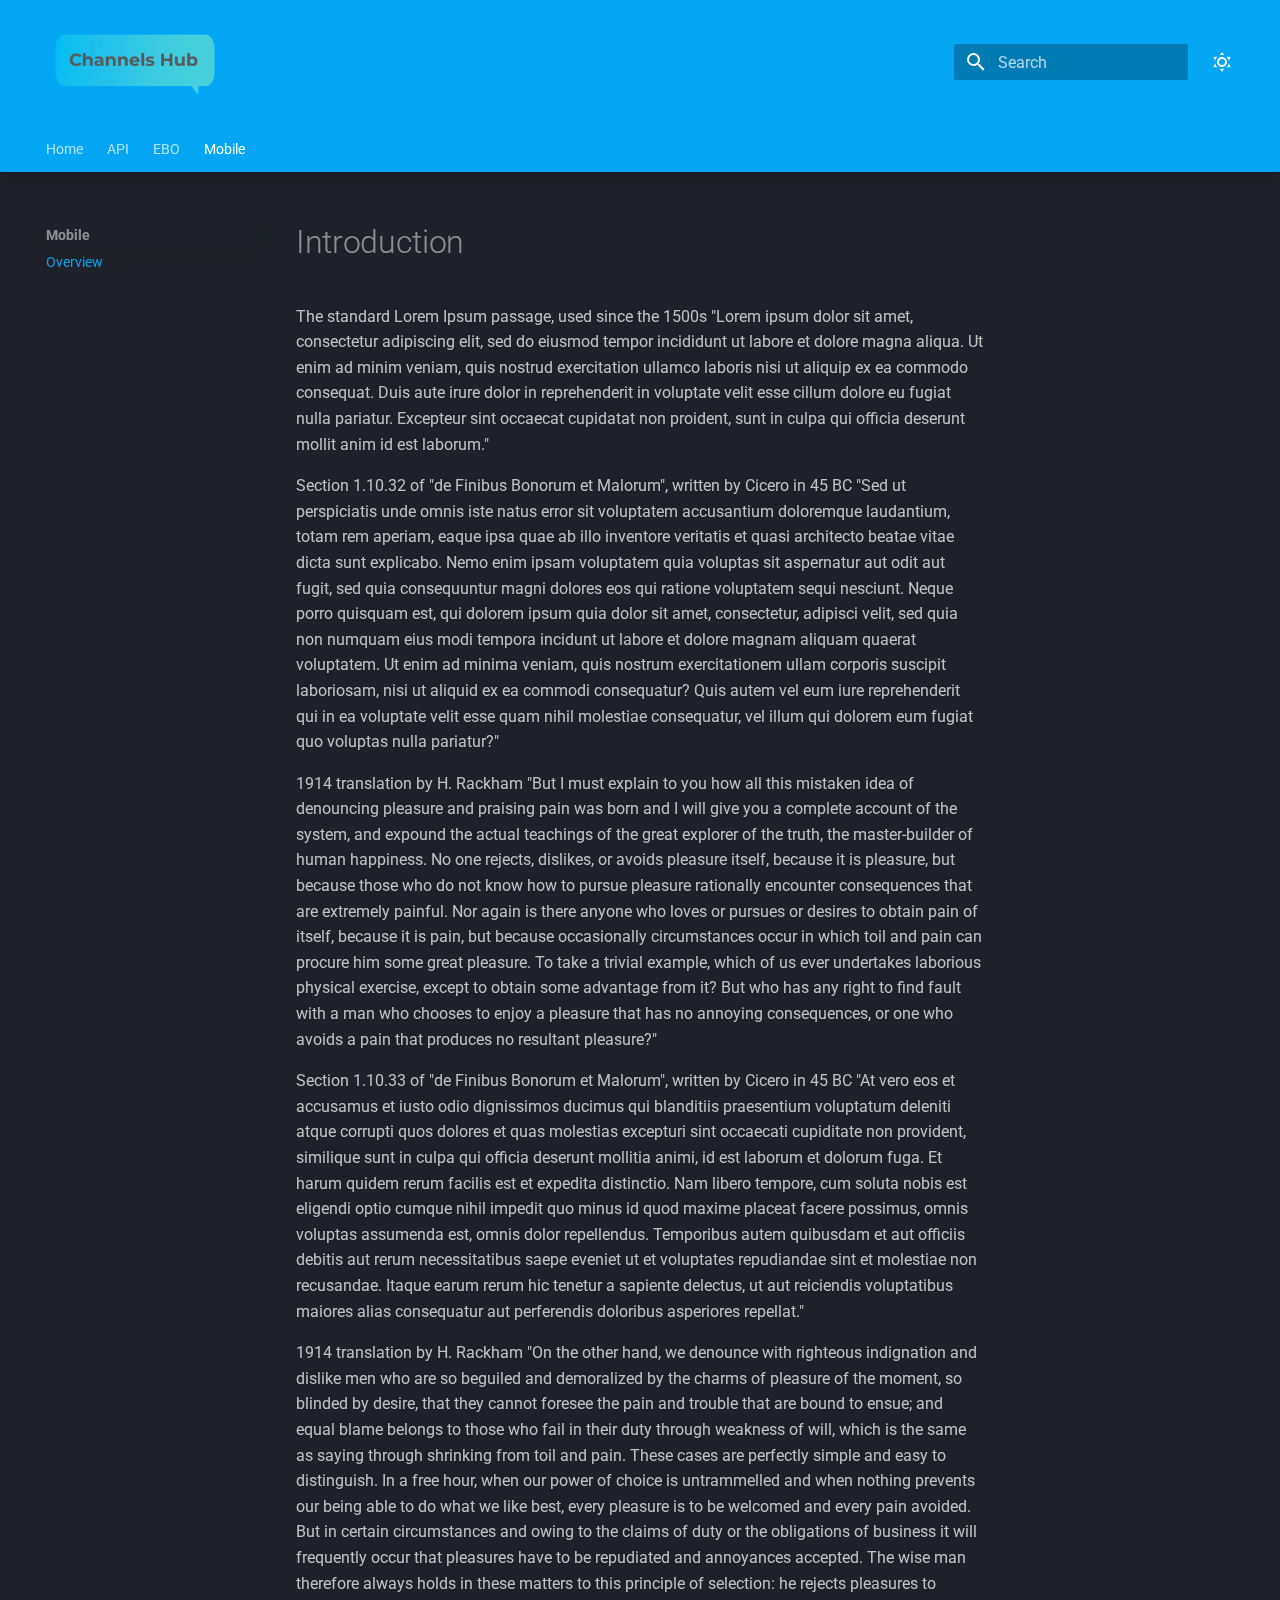
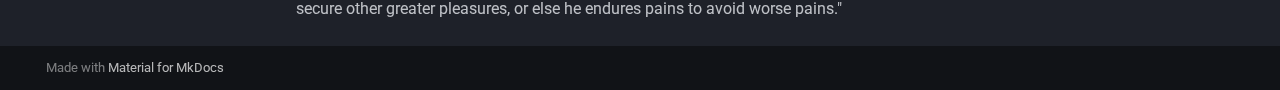
<file: Mobile/Mobile/index.html>
<!doctype html>
<html lang="en" class="no-js">
  <head>
    
      <meta charset="utf-8">
      <meta name="viewport" content="width=device-width,initial-scale=1">
      
      
      
        <link rel="canonical" href="https://channels.readthedocs.io/Mobile/Mobile/">
      
      
        <link rel="prev" href="../../EBO/Architecture/">
      
      
      
      <link rel="icon" href="../../assets/images/favicon.png">
      <meta name="generator" content="mkdocs-1.6.1, mkdocs-material-9.6.17">
    
    
      
        <title>Overview - Channels Hub</title>
      
    
    
      <link rel="stylesheet" href="../../assets/stylesheets/main.7e37652d.min.css">
      
        
        <link rel="stylesheet" href="../../assets/stylesheets/palette.06af60db.min.css">
      
      


    
    
      
    
    
      
        
        
        <link rel="preconnect" href="https://fonts.gstatic.com" crossorigin>
        <link rel="stylesheet" href="https://fonts.googleapis.com/css?family=Roboto:300,300i,400,400i,700,700i%7CRoboto+Mono:400,400i,700,700i&display=fallback">
        <style>:root{--md-text-font:"Roboto";--md-code-font:"Roboto Mono"}</style>
      
    
    
      <link rel="stylesheet" href="../../assets/custom.css">
    
    <script>__md_scope=new URL("../..",location),__md_hash=e=>[...e].reduce(((e,_)=>(e<<5)-e+_.charCodeAt(0)),0),__md_get=(e,_=localStorage,t=__md_scope)=>JSON.parse(_.getItem(t.pathname+"."+e)),__md_set=(e,_,t=localStorage,a=__md_scope)=>{try{t.setItem(a.pathname+"."+e,JSON.stringify(_))}catch(e){}}</script>
    
      

    
    
    
  </head>
  
  
    
    
      
    
    
    
    
    <body dir="ltr" data-md-color-scheme="slate" data-md-color-primary="light-blue" data-md-color-accent="deep-purple">
  
    
    <input class="md-toggle" data-md-toggle="drawer" type="checkbox" id="__drawer" autocomplete="off">
    <input class="md-toggle" data-md-toggle="search" type="checkbox" id="__search" autocomplete="off">
    <label class="md-overlay" for="__drawer"></label>
    <div data-md-component="skip">
      
        
        <a href="#introduction" class="md-skip">
          Skip to content
        </a>
      
    </div>
    <div data-md-component="announce">
      
    </div>
    
    
      

  

<header class="md-header md-header--shadow md-header--lifted" data-md-component="header">
  <nav class="md-header__inner md-grid" aria-label="Header">
    <a href="../.." title="Channels Hub" class="md-header__button md-logo" aria-label="Channels Hub" data-md-component="logo">
      
  <img src="../../assets/CHANNELS.png" alt="logo">

    </a>
    <label class="md-header__button md-icon" for="__drawer">
      
      <svg xmlns="http://www.w3.org/2000/svg" viewBox="0 0 24 24"><path d="M3 6h18v2H3zm0 5h18v2H3zm0 5h18v2H3z"/></svg>
    </label>
    <div class="md-header__title" data-md-component="header-title">
      <div class="md-header__ellipsis">
        <div class="md-header__topic">
          <span class="md-ellipsis">
            Channels Hub
          </span>
        </div>
        <div class="md-header__topic" data-md-component="header-topic">
          <span class="md-ellipsis">
            
              Overview
            
          </span>
        </div>
      </div>
    </div>
    
      
        <form class="md-header__option" data-md-component="palette">
  
    
    
    
    <input class="md-option" data-md-color-media="" data-md-color-scheme="slate" data-md-color-primary="light-blue" data-md-color-accent="deep-purple"  aria-label="Dark mode"  type="radio" name="__palette" id="__palette_0">
    
      <label class="md-header__button md-icon" title="Dark mode" for="__palette_1" hidden>
        <svg xmlns="http://www.w3.org/2000/svg" viewBox="0 0 24 24"><path d="M12 7a5 5 0 0 1 5 5 5 5 0 0 1-5 5 5 5 0 0 1-5-5 5 5 0 0 1 5-5m0 2a3 3 0 0 0-3 3 3 3 0 0 0 3 3 3 3 0 0 0 3-3 3 3 0 0 0-3-3m0-7 2.39 3.42C13.65 5.15 12.84 5 12 5s-1.65.15-2.39.42zM3.34 7l4.16-.35A7.2 7.2 0 0 0 5.94 8.5c-.44.74-.69 1.5-.83 2.29zm.02 10 1.76-3.77a7.131 7.131 0 0 0 2.38 4.14zM20.65 7l-1.77 3.79a7.02 7.02 0 0 0-2.38-4.15zm-.01 10-4.14.36c.59-.51 1.12-1.14 1.54-1.86.42-.73.69-1.5.83-2.29zM12 22l-2.41-3.44c.74.27 1.55.44 2.41.44.82 0 1.63-.17 2.37-.44z"/></svg>
      </label>
    
  
    
    
    
    <input class="md-option" data-md-color-media="" data-md-color-scheme="default" data-md-color-primary="light-blue" data-md-color-accent="deep-orange"  aria-label="Light mode"  type="radio" name="__palette" id="__palette_1">
    
      <label class="md-header__button md-icon" title="Light mode" for="__palette_0" hidden>
        <svg xmlns="http://www.w3.org/2000/svg" viewBox="0 0 24 24"><path d="m17.75 4.09-2.53 1.94.91 3.06-2.63-1.81-2.63 1.81.91-3.06-2.53-1.94L12.44 4l1.06-3 1.06 3zm3.5 6.91-1.64 1.25.59 1.98-1.7-1.17-1.7 1.17.59-1.98L15.75 11l2.06-.05L18.5 9l.69 1.95zm-2.28 4.95c.83-.08 1.72 1.1 1.19 1.85-.32.45-.66.87-1.08 1.27C15.17 23 8.84 23 4.94 19.07c-3.91-3.9-3.91-10.24 0-14.14.4-.4.82-.76 1.27-1.08.75-.53 1.93.36 1.85 1.19-.27 2.86.69 5.83 2.89 8.02a9.96 9.96 0 0 0 8.02 2.89m-1.64 2.02a12.08 12.08 0 0 1-7.8-3.47c-2.17-2.19-3.33-5-3.49-7.82-2.81 3.14-2.7 7.96.31 10.98 3.02 3.01 7.84 3.12 10.98.31"/></svg>
      </label>
    
  
</form>
      
    
    
      <script>var palette=__md_get("__palette");if(palette&&palette.color){if("(prefers-color-scheme)"===palette.color.media){var media=matchMedia("(prefers-color-scheme: light)"),input=document.querySelector(media.matches?"[data-md-color-media='(prefers-color-scheme: light)']":"[data-md-color-media='(prefers-color-scheme: dark)']");palette.color.media=input.getAttribute("data-md-color-media"),palette.color.scheme=input.getAttribute("data-md-color-scheme"),palette.color.primary=input.getAttribute("data-md-color-primary"),palette.color.accent=input.getAttribute("data-md-color-accent")}for(var[key,value]of Object.entries(palette.color))document.body.setAttribute("data-md-color-"+key,value)}</script>
    
    
    
      
      
        <label class="md-header__button md-icon" for="__search">
          
          <svg xmlns="http://www.w3.org/2000/svg" viewBox="0 0 24 24"><path d="M9.5 3A6.5 6.5 0 0 1 16 9.5c0 1.61-.59 3.09-1.56 4.23l.27.27h.79l5 5-1.5 1.5-5-5v-.79l-.27-.27A6.52 6.52 0 0 1 9.5 16 6.5 6.5 0 0 1 3 9.5 6.5 6.5 0 0 1 9.5 3m0 2C7 5 5 7 5 9.5S7 14 9.5 14 14 12 14 9.5 12 5 9.5 5"/></svg>
        </label>
        <div class="md-search" data-md-component="search" role="dialog">
  <label class="md-search__overlay" for="__search"></label>
  <div class="md-search__inner" role="search">
    <form class="md-search__form" name="search">
      <input type="text" class="md-search__input" name="query" aria-label="Search" placeholder="Search" autocapitalize="off" autocorrect="off" autocomplete="off" spellcheck="false" data-md-component="search-query" required>
      <label class="md-search__icon md-icon" for="__search">
        
        <svg xmlns="http://www.w3.org/2000/svg" viewBox="0 0 24 24"><path d="M9.5 3A6.5 6.5 0 0 1 16 9.5c0 1.61-.59 3.09-1.56 4.23l.27.27h.79l5 5-1.5 1.5-5-5v-.79l-.27-.27A6.52 6.52 0 0 1 9.5 16 6.5 6.5 0 0 1 3 9.5 6.5 6.5 0 0 1 9.5 3m0 2C7 5 5 7 5 9.5S7 14 9.5 14 14 12 14 9.5 12 5 9.5 5"/></svg>
        
        <svg xmlns="http://www.w3.org/2000/svg" viewBox="0 0 24 24"><path d="M20 11v2H8l5.5 5.5-1.42 1.42L4.16 12l7.92-7.92L13.5 5.5 8 11z"/></svg>
      </label>
      <nav class="md-search__options" aria-label="Search">
        
        <button type="reset" class="md-search__icon md-icon" title="Clear" aria-label="Clear" tabindex="-1">
          
          <svg xmlns="http://www.w3.org/2000/svg" viewBox="0 0 24 24"><path d="M19 6.41 17.59 5 12 10.59 6.41 5 5 6.41 10.59 12 5 17.59 6.41 19 12 13.41 17.59 19 19 17.59 13.41 12z"/></svg>
        </button>
      </nav>
      
    </form>
    <div class="md-search__output">
      <div class="md-search__scrollwrap" tabindex="0" data-md-scrollfix>
        <div class="md-search-result" data-md-component="search-result">
          <div class="md-search-result__meta">
            Initializing search
          </div>
          <ol class="md-search-result__list" role="presentation"></ol>
        </div>
      </div>
    </div>
  </div>
</div>
      
    
    
  </nav>
  
    
      
<nav class="md-tabs" aria-label="Tabs" data-md-component="tabs">
  <div class="md-grid">
    <ul class="md-tabs__list">
      
        
  
  
  
  
    <li class="md-tabs__item">
      <a href="../.." class="md-tabs__link">
        
  
  
    
  
  Home

      </a>
    </li>
  

      
        
  
  
  
  
    
    
      <li class="md-tabs__item">
        <a href="../../API/API/" class="md-tabs__link">
          
  
  
  API

        </a>
      </li>
    
  

      
        
  
  
  
  
    
    
      <li class="md-tabs__item">
        <a href="../../EBO/EBO/" class="md-tabs__link">
          
  
  
  EBO

        </a>
      </li>
    
  

      
        
  
  
  
    
  
  
    
    
      <li class="md-tabs__item md-tabs__item--active">
        <a href="./" class="md-tabs__link">
          
  
  
  Mobile

        </a>
      </li>
    
  

      
    </ul>
  </div>
</nav>
    
  
</header>
    
    <div class="md-container" data-md-component="container">
      
      
        
      
      <main class="md-main" data-md-component="main">
        <div class="md-main__inner md-grid">
          
            
              
              <div class="md-sidebar md-sidebar--primary" data-md-component="sidebar" data-md-type="navigation" >
                <div class="md-sidebar__scrollwrap">
                  <div class="md-sidebar__inner">
                    


  


<nav class="md-nav md-nav--primary md-nav--lifted" aria-label="Navigation" data-md-level="0">
  <label class="md-nav__title" for="__drawer">
    <a href="../.." title="Channels Hub" class="md-nav__button md-logo" aria-label="Channels Hub" data-md-component="logo">
      
  <img src="../../assets/CHANNELS.png" alt="logo">

    </a>
    Channels Hub
  </label>
  
  <ul class="md-nav__list" data-md-scrollfix>
    
      
      
  
  
  
  
    <li class="md-nav__item">
      <a href="../.." class="md-nav__link">
        
  
  
  <span class="md-ellipsis">
    Home
    
  </span>
  

      </a>
    </li>
  

    
      
      
  
  
  
  
    
    
    
    
      
      
        
      
    
    
    <li class="md-nav__item md-nav__item--nested">
      
        
        
          
        
        <input class="md-nav__toggle md-toggle md-toggle--indeterminate" type="checkbox" id="__nav_2" >
        
          
          <label class="md-nav__link" for="__nav_2" id="__nav_2_label" tabindex="0">
            
  
  
  <span class="md-ellipsis">
    API
    
  </span>
  

            <span class="md-nav__icon md-icon"></span>
          </label>
        
        <nav class="md-nav" data-md-level="1" aria-labelledby="__nav_2_label" aria-expanded="false">
          <label class="md-nav__title" for="__nav_2">
            <span class="md-nav__icon md-icon"></span>
            API
          </label>
          <ul class="md-nav__list" data-md-scrollfix>
            
              
                
  
  
  
  
    <li class="md-nav__item">
      <a href="../../API/API/" class="md-nav__link">
        
  
  
  <span class="md-ellipsis">
    Overview
    
  </span>
  

      </a>
    </li>
  

              
            
              
                
  
  
  
  
    <li class="md-nav__item">
      <a href="../../API/api-endpoints/" class="md-nav__link">
        
  
  
  <span class="md-ellipsis">
    Endpoints
    
  </span>
  

      </a>
    </li>
  

              
            
              
                
  
  
  
  
    <li class="md-nav__item">
      <a href="../../API/api-auth/" class="md-nav__link">
        
  
  
  <span class="md-ellipsis">
    Authentication
    
  </span>
  

      </a>
    </li>
  

              
            
          </ul>
        </nav>
      
    </li>
  

    
      
      
  
  
  
  
    
    
    
    
      
      
        
      
    
    
    <li class="md-nav__item md-nav__item--nested">
      
        
        
          
        
        <input class="md-nav__toggle md-toggle md-toggle--indeterminate" type="checkbox" id="__nav_3" >
        
          
          <label class="md-nav__link" for="__nav_3" id="__nav_3_label" tabindex="0">
            
  
  
  <span class="md-ellipsis">
    EBO
    
  </span>
  

            <span class="md-nav__icon md-icon"></span>
          </label>
        
        <nav class="md-nav" data-md-level="1" aria-labelledby="__nav_3_label" aria-expanded="false">
          <label class="md-nav__title" for="__nav_3">
            <span class="md-nav__icon md-icon"></span>
            EBO
          </label>
          <ul class="md-nav__list" data-md-scrollfix>
            
              
                
  
  
  
  
    <li class="md-nav__item">
      <a href="../../EBO/EBO/" class="md-nav__link">
        
  
  
  <span class="md-ellipsis">
    Overview
    
  </span>
  

      </a>
    </li>
  

              
            
              
                
  
  
  
  
    <li class="md-nav__item">
      <a href="../../EBO/Architecture/" class="md-nav__link">
        
  
  
  <span class="md-ellipsis">
    Architecture
    
  </span>
  

      </a>
    </li>
  

              
            
          </ul>
        </nav>
      
    </li>
  

    
      
      
  
  
    
  
  
  
    
    
    
    
      
        
        
      
      
        
      
    
    
    <li class="md-nav__item md-nav__item--active md-nav__item--section md-nav__item--nested">
      
        
        
        <input class="md-nav__toggle md-toggle " type="checkbox" id="__nav_4" checked>
        
          
          <label class="md-nav__link" for="__nav_4" id="__nav_4_label" tabindex="">
            
  
  
  <span class="md-ellipsis">
    Mobile
    
  </span>
  

            <span class="md-nav__icon md-icon"></span>
          </label>
        
        <nav class="md-nav" data-md-level="1" aria-labelledby="__nav_4_label" aria-expanded="true">
          <label class="md-nav__title" for="__nav_4">
            <span class="md-nav__icon md-icon"></span>
            Mobile
          </label>
          <ul class="md-nav__list" data-md-scrollfix>
            
              
                
  
  
    
  
  
  
    <li class="md-nav__item md-nav__item--active">
      
      <input class="md-nav__toggle md-toggle" type="checkbox" id="__toc">
      
      
        
      
      
      <a href="./" class="md-nav__link md-nav__link--active">
        
  
  
  <span class="md-ellipsis">
    Overview
    
  </span>
  

      </a>
      
    </li>
  

              
            
          </ul>
        </nav>
      
    </li>
  

    
  </ul>
</nav>
                  </div>
                </div>
              </div>
            
            
              
              <div class="md-sidebar md-sidebar--secondary" data-md-component="sidebar" data-md-type="toc" >
                <div class="md-sidebar__scrollwrap">
                  <div class="md-sidebar__inner">
                    

<nav class="md-nav md-nav--secondary" aria-label="Table of contents">
  
  
  
    
  
  
</nav>
                  </div>
                </div>
              </div>
            
          
          
            <div class="md-content" data-md-component="content">
              <article class="md-content__inner md-typeset">
                
                  



<h1 id="introduction">Introduction</h1>
<p>The standard Lorem Ipsum passage, used since the 1500s
"Lorem ipsum dolor sit amet, consectetur adipiscing elit, sed do eiusmod tempor incididunt ut labore et dolore magna aliqua. Ut enim ad minim veniam, quis nostrud exercitation ullamco laboris nisi ut aliquip ex ea commodo consequat. Duis aute irure dolor in reprehenderit in voluptate velit esse cillum dolore eu fugiat nulla pariatur. Excepteur sint occaecat cupidatat non proident, sunt in culpa qui officia deserunt mollit anim id est laborum."</p>
<p>Section 1.10.32 of "de Finibus Bonorum et Malorum", written by Cicero in 45 BC
"Sed ut perspiciatis unde omnis iste natus error sit voluptatem accusantium doloremque laudantium, totam rem aperiam, eaque ipsa quae ab illo inventore veritatis et quasi architecto beatae vitae dicta sunt explicabo. Nemo enim ipsam voluptatem quia voluptas sit aspernatur aut odit aut fugit, sed quia consequuntur magni dolores eos qui ratione voluptatem sequi nesciunt. Neque porro quisquam est, qui dolorem ipsum quia dolor sit amet, consectetur, adipisci velit, sed quia non numquam eius modi tempora incidunt ut labore et dolore magnam aliquam quaerat voluptatem. Ut enim ad minima veniam, quis nostrum exercitationem ullam corporis suscipit laboriosam, nisi ut aliquid ex ea commodi consequatur? Quis autem vel eum iure reprehenderit qui in ea voluptate velit esse quam nihil molestiae consequatur, vel illum qui dolorem eum fugiat quo voluptas nulla pariatur?"</p>
<p>1914 translation by H. Rackham
"But I must explain to you how all this mistaken idea of denouncing pleasure and praising pain was born and I will give you a complete account of the system, and expound the actual teachings of the great explorer of the truth, the master-builder of human happiness. No one rejects, dislikes, or avoids pleasure itself, because it is pleasure, but because those who do not know how to pursue pleasure rationally encounter consequences that are extremely painful. Nor again is there anyone who loves or pursues or desires to obtain pain of itself, because it is pain, but because occasionally circumstances occur in which toil and pain can procure him some great pleasure. To take a trivial example, which of us ever undertakes laborious physical exercise, except to obtain some advantage from it? But who has any right to find fault with a man who chooses to enjoy a pleasure that has no annoying consequences, or one who avoids a pain that produces no resultant pleasure?"</p>
<p>Section 1.10.33 of "de Finibus Bonorum et Malorum", written by Cicero in 45 BC
"At vero eos et accusamus et iusto odio dignissimos ducimus qui blanditiis praesentium voluptatum deleniti atque corrupti quos dolores et quas molestias excepturi sint occaecati cupiditate non provident, similique sunt in culpa qui officia deserunt mollitia animi, id est laborum et dolorum fuga. Et harum quidem rerum facilis est et expedita distinctio. Nam libero tempore, cum soluta nobis est eligendi optio cumque nihil impedit quo minus id quod maxime placeat facere possimus, omnis voluptas assumenda est, omnis dolor repellendus. Temporibus autem quibusdam et aut officiis debitis aut rerum necessitatibus saepe eveniet ut et voluptates repudiandae sint et molestiae non recusandae. Itaque earum rerum hic tenetur a sapiente delectus, ut aut reiciendis voluptatibus maiores alias consequatur aut perferendis doloribus asperiores repellat."</p>
<p>1914 translation by H. Rackham
"On the other hand, we denounce with righteous indignation and dislike men who are so beguiled and demoralized by the charms of pleasure of the moment, so blinded by desire, that they cannot foresee the pain and trouble that are bound to ensue; and equal blame belongs to those who fail in their duty through weakness of will, which is the same as saying through shrinking from toil and pain. These cases are perfectly simple and easy to distinguish. In a free hour, when our power of choice is untrammelled and when nothing prevents our being able to do what we like best, every pleasure is to be welcomed and every pain avoided. But in certain circumstances and owing to the claims of duty or the obligations of business it will frequently occur that pleasures have to be repudiated and annoyances accepted. The wise man therefore always holds in these matters to this principle of selection: he rejects pleasures to secure other greater pleasures, or else he endures pains to avoid worse pains."</p>












                
              </article>
            </div>
          
          
<script>var target=document.getElementById(location.hash.slice(1));target&&target.name&&(target.checked=target.name.startsWith("__tabbed_"))</script>
        </div>
        
      </main>
      
        <footer class="md-footer">
  
  <div class="md-footer-meta md-typeset">
    <div class="md-footer-meta__inner md-grid">
      <div class="md-copyright">
  
  
    Made with
    <a href="https://squidfunk.github.io/mkdocs-material/" target="_blank" rel="noopener">
      Material for MkDocs
    </a>
  
</div>
      
    </div>
  </div>
</footer>
      
    </div>
    <div class="md-dialog" data-md-component="dialog">
      <div class="md-dialog__inner md-typeset"></div>
    </div>
    
    
    
      
      <script id="__config" type="application/json">{"base": "../..", "features": ["navigation.tabs", "navigation.tabs.sticky", "navigation.sections", "navigation.expand"], "search": "../../assets/javascripts/workers/search.973d3a69.min.js", "tags": null, "translations": {"clipboard.copied": "Copied to clipboard", "clipboard.copy": "Copy to clipboard", "search.result.more.one": "1 more on this page", "search.result.more.other": "# more on this page", "search.result.none": "No matching documents", "search.result.one": "1 matching document", "search.result.other": "# matching documents", "search.result.placeholder": "Type to start searching", "search.result.term.missing": "Missing", "select.version": "Select version"}, "version": null}</script>
    
    
      <script src="../../assets/javascripts/bundle.92b07e13.min.js"></script>
      
    
  </body>
</html>
</file>
<file: assets/custom.css>
/* Custom CSS for Channels Hub */

/* Increase logo size */
.md-header__button.md-logo img,
.md-header__button.md-logo svg {
    height: 5rem; /* Default is usually 1.2rem, adjust as needed */
    width: auto;
}

/* Alternative: If you want to target the logo more specifically */
.md-logo img {
    height: 5rem !important;
    width: auto !important;
}

/* Hide the site name text */
.md-header__title {
    display: none;
}

/* Move search and theme toggle to the right side - Direct approach */
.md-header__inner {
    display: flex !important;
    align-items: center !important;
}

/* Push search and theme toggle to the right */
.md-search {
    margin-left: auto !important;
    order: 10 !important;
}

.md-header__option {
    order: 11 !important;
    margin-left: 0.5rem !important;
}

/* Keep logo and title on the left */
.md-header__button.md-logo,
.md-header__topic {
    order: 1 !important;
}
</file>
<file: assets/stylesheets/main.7e37652d.min.css>
@charset "UTF-8";html{-webkit-text-size-adjust:none;-moz-text-size-adjust:none;text-size-adjust:none;box-sizing:border-box}*,:after,:before{box-sizing:inherit}@media (prefers-reduced-motion){*,:after,:before{transition:none!important}}body{margin:0}a,button,input,label{-webkit-tap-highlight-color:transparent}a{color:inherit;text-decoration:none}hr{border:0;box-sizing:initial;display:block;height:.05rem;overflow:visible;padding:0}small{font-size:80%}sub,sup{line-height:1em}img{border-style:none}table{border-collapse:initial;border-spacing:0}td,th{font-weight:400;vertical-align:top}button{background:#0000;border:0;font-family:inherit;font-size:inherit;margin:0;padding:0}input{border:0;outline:none}:root{--md-primary-fg-color:#4051b5;--md-primary-fg-color--light:#5d6cc0;--md-primary-fg-color--dark:#303fa1;--md-primary-bg-color:#fff;--md-primary-bg-color--light:#ffffffb3;--md-accent-fg-color:#526cfe;--md-accent-fg-color--transparent:#526cfe1a;--md-accent-bg-color:#fff;--md-accent-bg-color--light:#ffffffb3}[data-md-color-scheme=default]{color-scheme:light}[data-md-color-scheme=default] img[src$="#gh-dark-mode-only"],[data-md-color-scheme=default] img[src$="#only-dark"]{display:none}:root,[data-md-color-scheme=default]{--md-hue:225deg;--md-default-fg-color:#000000de;--md-default-fg-color--light:#0000008a;--md-default-fg-color--lighter:#00000052;--md-default-fg-color--lightest:#00000012;--md-default-bg-color:#fff;--md-default-bg-color--light:#ffffffb3;--md-default-bg-color--lighter:#ffffff4d;--md-default-bg-color--lightest:#ffffff1f;--md-code-fg-color:#36464e;--md-code-bg-color:#f5f5f5;--md-code-hl-color:#4287ff;--md-code-hl-color--light:#4287ff1a;--md-code-hl-number-color:#d52a2a;--md-code-hl-special-color:#db1457;--md-code-hl-function-color:#a846b9;--md-code-hl-constant-color:#6e59d9;--md-code-hl-keyword-color:#3f6ec6;--md-code-hl-string-color:#1c7d4d;--md-code-hl-name-color:var(--md-code-fg-color);--md-code-hl-operator-color:var(--md-default-fg-color--light);--md-code-hl-punctuation-color:var(--md-default-fg-color--light);--md-code-hl-comment-color:var(--md-default-fg-color--light);--md-code-hl-generic-color:var(--md-default-fg-color--light);--md-code-hl-variable-color:var(--md-default-fg-color--light);--md-typeset-color:var(--md-default-fg-color);--md-typeset-a-color:var(--md-primary-fg-color);--md-typeset-del-color:#f5503d26;--md-typeset-ins-color:#0bd57026;--md-typeset-kbd-color:#fafafa;--md-typeset-kbd-accent-color:#fff;--md-typeset-kbd-border-color:#b8b8b8;--md-typeset-mark-color:#ffff0080;--md-typeset-table-color:#0000001f;--md-typeset-table-color--light:rgba(0,0,0,.035);--md-admonition-fg-color:var(--md-default-fg-color);--md-admonition-bg-color:var(--md-default-bg-color);--md-warning-fg-color:#000000de;--md-warning-bg-color:#ff9;--md-footer-fg-color:#fff;--md-footer-fg-color--light:#ffffffb3;--md-footer-fg-color--lighter:#ffffff73;--md-footer-bg-color:#000000de;--md-footer-bg-color--dark:#00000052;--md-shadow-z1:0 0.2rem 0.5rem #0000000d,0 0 0.05rem #0000001a;--md-shadow-z2:0 0.2rem 0.5rem #0000001a,0 0 0.05rem #00000040;--md-shadow-z3:0 0.2rem 0.5rem #0003,0 0 0.05rem #00000059}.md-icon svg{fill:currentcolor;display:block;height:1.2rem;width:1.2rem}body{-webkit-font-smoothing:antialiased;-moz-osx-font-smoothing:grayscale;--md-text-font-family:var(--md-text-font,_),-apple-system,BlinkMacSystemFont,Helvetica,Arial,sans-serif;--md-code-font-family:var(--md-code-font,_),SFMono-Regular,Consolas,Menlo,monospace}aside,body,input{font-feature-settings:"kern","liga";color:var(--md-typeset-color);font-family:var(--md-text-font-family)}code,kbd,pre{font-feature-settings:"kern";font-family:var(--md-code-font-family)}:root{--md-typeset-table-sort-icon:url('data:image/svg+xml;charset=utf-8,<svg xmlns="http://www.w3.org/2000/svg" viewBox="0 0 24 24"><path d="m18 21-4-4h3V7h-3l4-4 4 4h-3v10h3M2 19v-2h10v2M2 13v-2h7v2M2 7V5h4v2z"/></svg>');--md-typeset-table-sort-icon--asc:url('data:image/svg+xml;charset=utf-8,<svg xmlns="http://www.w3.org/2000/svg" viewBox="0 0 24 24"><path d="M19 17h3l-4 4-4-4h3V3h2M2 17h10v2H2M6 5v2H2V5m0 6h7v2H2z"/></svg>');--md-typeset-table-sort-icon--desc:url('data:image/svg+xml;charset=utf-8,<svg xmlns="http://www.w3.org/2000/svg" viewBox="0 0 24 24"><path d="M19 7h3l-4-4-4 4h3v14h2M2 17h10v2H2M6 5v2H2V5m0 6h7v2H2z"/></svg>')}.md-typeset{-webkit-print-color-adjust:exact;color-adjust:exact;font-size:.8rem;line-height:1.6;overflow-wrap:break-word}@media print{.md-typeset{font-size:.68rem}}.md-typeset blockquote,.md-typeset dl,.md-typeset figure,.md-typeset ol,.md-typeset pre,.md-typeset ul{margin-bottom:1em;margin-top:1em}.md-typeset h1{color:var(--md-default-fg-color--light);font-size:2em;line-height:1.3;margin:0 0 1.25em}.md-typeset h1,.md-typeset h2{font-weight:300;letter-spacing:-.01em}.md-typeset h2{font-size:1.5625em;line-height:1.4;margin:1.6em 0 .64em}.md-typeset h3{font-size:1.25em;font-weight:400;letter-spacing:-.01em;line-height:1.5;margin:1.6em 0 .8em}.md-typeset h2+h3{margin-top:.8em}.md-typeset h4{font-weight:700;letter-spacing:-.01em;margin:1em 0}.md-typeset h5,.md-typeset h6{color:var(--md-default-fg-color--light);font-size:.8em;font-weight:700;letter-spacing:-.01em;margin:1.25em 0}.md-typeset h5{text-transform:uppercase}.md-typeset h5 code{text-transform:none}.md-typeset hr{border-bottom:.05rem solid var(--md-default-fg-color--lightest);display:flow-root;margin:1.5em 0}.md-typeset a{color:var(--md-typeset-a-color);word-break:break-word}.md-typeset a,.md-typeset a:before{transition:color 125ms}.md-typeset a:focus,.md-typeset a:hover{color:var(--md-accent-fg-color)}.md-typeset a:focus code,.md-typeset a:hover code{background-color:var(--md-accent-fg-color--transparent)}.md-typeset a code{color:currentcolor;transition:background-color 125ms}.md-typeset a.focus-visible{outline-color:var(--md-accent-fg-color);outline-offset:.2rem}.md-typeset code,.md-typeset kbd,.md-typeset pre{color:var(--md-code-fg-color);direction:ltr;font-variant-ligatures:none}@media print{.md-typeset code,.md-typeset kbd,.md-typeset pre{white-space:pre-wrap}}.md-typeset code{background-color:var(--md-code-bg-color);border-radius:.1rem;-webkit-box-decoration-break:clone;box-decoration-break:clone;font-size:.85em;padding:0 .2941176471em;word-break:break-word}.md-typeset code:not(.focus-visible){-webkit-tap-highlight-color:transparent;outline:none}.md-typeset pre{display:flow-root;line-height:1.4;position:relative}.md-typeset pre>code{-webkit-box-decoration-break:slice;box-decoration-break:slice;box-shadow:none;display:block;margin:0;outline-color:var(--md-accent-fg-color);overflow:auto;padding:.7720588235em 1.1764705882em;scrollbar-color:var(--md-default-fg-color--lighter) #0000;scrollbar-width:thin;touch-action:auto;word-break:normal}.md-typeset pre>code:hover{scrollbar-color:var(--md-accent-fg-color) #0000}.md-typeset pre>code::-webkit-scrollbar{height:.2rem;width:.2rem}.md-typeset pre>code::-webkit-scrollbar-thumb{background-color:var(--md-default-fg-color--lighter)}.md-typeset pre>code::-webkit-scrollbar-thumb:hover{background-color:var(--md-accent-fg-color)}.md-typeset kbd{background-color:var(--md-typeset-kbd-color);border-radius:.1rem;box-shadow:0 .1rem 0 .05rem var(--md-typeset-kbd-border-color),0 .1rem 0 var(--md-typeset-kbd-border-color),0 -.1rem .2rem var(--md-typeset-kbd-accent-color) inset;color:var(--md-default-fg-color);display:inline-block;font-size:.75em;padding:0 .6666666667em;vertical-align:text-top;word-break:break-word}.md-typeset mark{background-color:var(--md-typeset-mark-color);-webkit-box-decoration-break:clone;box-decoration-break:clone;color:inherit;word-break:break-word}.md-typeset abbr{border-bottom:.05rem dotted var(--md-default-fg-color--light);cursor:help;text-decoration:none}.md-typeset small{opacity:.75}[dir=ltr] .md-typeset sub,[dir=ltr] .md-typeset sup{margin-left:.078125em}[dir=rtl] .md-typeset sub,[dir=rtl] .md-typeset sup{margin-right:.078125em}[dir=ltr] .md-typeset blockquote{padding-left:.6rem}[dir=rtl] .md-typeset blockquote{padding-right:.6rem}[dir=ltr] .md-typeset blockquote{border-left:.2rem solid var(--md-default-fg-color--lighter)}[dir=rtl] .md-typeset blockquote{border-right:.2rem solid var(--md-default-fg-color--lighter)}.md-typeset blockquote{color:var(--md-default-fg-color--light);margin-left:0;margin-right:0}.md-typeset ul{list-style-type:disc}.md-typeset ul[type]{list-style-type:revert-layer}[dir=ltr] .md-typeset ol,[dir=ltr] .md-typeset ul{margin-left:.625em}[dir=rtl] .md-typeset ol,[dir=rtl] .md-typeset ul{margin-right:.625em}.md-typeset ol,.md-typeset ul{padding:0}.md-typeset ol:not([hidden]),.md-typeset ul:not([hidden]){display:flow-root}.md-typeset ol ol,.md-typeset ul ol{list-style-type:lower-alpha}.md-typeset ol ol ol,.md-typeset ul ol ol{list-style-type:lower-roman}.md-typeset ol ol ol ol,.md-typeset ul ol ol ol{list-style-type:upper-alpha}.md-typeset ol ol ol ol ol,.md-typeset ul ol ol ol ol{list-style-type:upper-roman}.md-typeset ol[type],.md-typeset ul[type]{list-style-type:revert-layer}[dir=ltr] .md-typeset ol li,[dir=ltr] .md-typeset ul li{margin-left:1.25em}[dir=rtl] .md-typeset ol li,[dir=rtl] .md-typeset ul li{margin-right:1.25em}.md-typeset ol li,.md-typeset ul li{margin-bottom:.5em}.md-typeset ol li blockquote,.md-typeset ol li p,.md-typeset ul li blockquote,.md-typeset ul li p{margin:.5em 0}.md-typeset ol li:last-child,.md-typeset ul li:last-child{margin-bottom:0}[dir=ltr] .md-typeset ol li ol,[dir=ltr] .md-typeset ol li ul,[dir=ltr] .md-typeset ul li ol,[dir=ltr] .md-typeset ul li ul{margin-left:.625em}[dir=rtl] .md-typeset ol li ol,[dir=rtl] .md-typeset ol li ul,[dir=rtl] .md-typeset ul li ol,[dir=rtl] .md-typeset ul li ul{margin-right:.625em}.md-typeset ol li ol,.md-typeset ol li ul,.md-typeset ul li ol,.md-typeset ul li ul{margin-bottom:.5em;margin-top:.5em}[dir=ltr] .md-typeset dd{margin-left:1.875em}[dir=rtl] .md-typeset dd{margin-right:1.875em}.md-typeset dd{margin-bottom:1.5em;margin-top:1em}.md-typeset img,.md-typeset svg,.md-typeset video{height:auto;max-width:100%}.md-typeset img[align=left]{margin:1em 1em 1em 0}.md-typeset img[align=right]{margin:1em 0 1em 1em}.md-typeset img[align]:only-child{margin-top:0}.md-typeset figure{display:flow-root;margin:1em auto;max-width:100%;text-align:center;width:-moz-fit-content;width:fit-content}.md-typeset figure img{display:block;margin:0 auto}.md-typeset figcaption{font-style:italic;margin:1em auto;max-width:24rem}.md-typeset iframe{max-width:100%}.md-typeset table:not([class]){background-color:var(--md-default-bg-color);border:.05rem solid var(--md-typeset-table-color);border-radius:.1rem;display:inline-block;font-size:.64rem;max-width:100%;overflow:auto;touch-action:auto}@media print{.md-typeset table:not([class]){display:table}}.md-typeset table:not([class])+*{margin-top:1.5em}.md-typeset table:not([class]) td>:first-child,.md-typeset table:not([class]) th>:first-child{margin-top:0}.md-typeset table:not([class]) td>:last-child,.md-typeset table:not([class]) th>:last-child{margin-bottom:0}.md-typeset table:not([class]) td:not([align]),.md-typeset table:not([class]) th:not([align]){text-align:left}[dir=rtl] .md-typeset table:not([class]) td:not([align]),[dir=rtl] .md-typeset table:not([class]) th:not([align]){text-align:right}.md-typeset table:not([class]) th{font-weight:700;min-width:5rem;padding:.9375em 1.25em;vertical-align:top}.md-typeset table:not([class]) td{border-top:.05rem solid var(--md-typeset-table-color);padding:.9375em 1.25em;vertical-align:top}.md-typeset table:not([class]) tbody tr{transition:background-color 125ms}.md-typeset table:not([class]) tbody tr:hover{background-color:var(--md-typeset-table-color--light);box-shadow:0 .05rem 0 var(--md-default-bg-color) inset}.md-typeset table:not([class]) a{word-break:normal}.md-typeset table th[role=columnheader]{cursor:pointer}[dir=ltr] .md-typeset table th[role=columnheader]:after{margin-left:.5em}[dir=rtl] .md-typeset table th[role=columnheader]:after{margin-right:.5em}.md-typeset table th[role=columnheader]:after{content:"";display:inline-block;height:1.2em;-webkit-mask-image:var(--md-typeset-table-sort-icon);mask-image:var(--md-typeset-table-sort-icon);-webkit-mask-repeat:no-repeat;mask-repeat:no-repeat;-webkit-mask-size:contain;mask-size:contain;transition:background-color 125ms;vertical-align:text-bottom;width:1.2em}.md-typeset table th[role=columnheader]:hover:after{background-color:var(--md-default-fg-color--lighter)}.md-typeset table th[role=columnheader][aria-sort=ascending]:after{background-color:var(--md-default-fg-color--light);-webkit-mask-image:var(--md-typeset-table-sort-icon--asc);mask-image:var(--md-typeset-table-sort-icon--asc)}.md-typeset table th[role=columnheader][aria-sort=descending]:after{background-color:var(--md-default-fg-color--light);-webkit-mask-image:var(--md-typeset-table-sort-icon--desc);mask-image:var(--md-typeset-table-sort-icon--desc)}.md-typeset__scrollwrap{margin:1em -.8rem;overflow-x:auto;touch-action:auto}.md-typeset__table{display:inline-block;margin-bottom:.5em;padding:0 .8rem}@media print{.md-typeset__table{display:block}}html .md-typeset__table table{display:table;margin:0;overflow:hidden;width:100%}@media screen and (max-width:44.984375em){.md-content__inner>pre{margin:1em -.8rem}.md-content__inner>pre code{border-radius:0}}.md-typeset .md-author{border-radius:100%;display:block;flex-shrink:0;height:1.6rem;overflow:hidden;position:relative;transition:color 125ms,transform 125ms;width:1.6rem}.md-typeset .md-author img{display:block}.md-typeset .md-author--more{background:var(--md-default-fg-color--lightest);color:var(--md-default-fg-color--lighter);font-size:.6rem;font-weight:700;line-height:1.6rem;text-align:center}.md-typeset .md-author--long{height:2.4rem;width:2.4rem}.md-typeset a.md-author{transform:scale(1)}.md-typeset a.md-author img{border-radius:100%;filter:grayscale(100%) opacity(75%);transition:filter 125ms}.md-typeset a.md-author:focus,.md-typeset a.md-author:hover{transform:scale(1.1);z-index:1}.md-typeset a.md-author:focus img,.md-typeset a.md-author:hover img{filter:grayscale(0)}.md-banner{background-color:var(--md-footer-bg-color);color:var(--md-footer-fg-color);overflow:auto}@media print{.md-banner{display:none}}.md-banner--warning{background-color:var(--md-warning-bg-color);color:var(--md-warning-fg-color)}.md-banner__inner{font-size:.7rem;margin:.6rem auto;padding:0 .8rem}[dir=ltr] .md-banner__button{float:right}[dir=rtl] .md-banner__button{float:left}.md-banner__button{color:inherit;cursor:pointer;transition:opacity .25s}.no-js .md-banner__button{display:none}.md-banner__button:hover{opacity:.7}html{font-size:125%;height:100%;overflow-x:hidden}@media screen and (min-width:100em){html{font-size:137.5%}}@media screen and (min-width:125em){html{font-size:150%}}body{background-color:var(--md-default-bg-color);display:flex;flex-direction:column;font-size:.5rem;min-height:100%;position:relative;width:100%}@media print{body{display:block}}@media screen and (max-width:59.984375em){body[data-md-scrolllock]{position:fixed}}.md-grid{margin-left:auto;margin-right:auto;max-width:61rem}.md-container{display:flex;flex-direction:column;flex-grow:1}@media print{.md-container{display:block}}.md-main{flex-grow:1}.md-main__inner{display:flex;height:100%;margin-top:1.5rem}.md-ellipsis{overflow:hidden;text-overflow:ellipsis}.md-toggle{display:none}.md-option{height:0;opacity:0;position:absolute;width:0}.md-option:checked+label:not([hidden]){display:block}.md-option.focus-visible+label{outline-color:var(--md-accent-fg-color);outline-style:auto}.md-skip{background-color:var(--md-default-fg-color);border-radius:.1rem;color:var(--md-default-bg-color);font-size:.64rem;margin:.5rem;opacity:0;outline-color:var(--md-accent-fg-color);padding:.3rem .5rem;position:fixed;transform:translateY(.4rem);z-index:-1}.md-skip:focus{opacity:1;transform:translateY(0);transition:transform .25s cubic-bezier(.4,0,.2,1),opacity 175ms 75ms;z-index:10}@page{margin:25mm}:root{--md-clipboard-icon:url('data:image/svg+xml;charset=utf-8,<svg xmlns="http://www.w3.org/2000/svg" viewBox="0 0 24 24"><path d="M19 21H8V7h11m0-2H8a2 2 0 0 0-2 2v14a2 2 0 0 0 2 2h11a2 2 0 0 0 2-2V7a2 2 0 0 0-2-2m-3-4H4a2 2 0 0 0-2 2v14h2V3h12z"/></svg>')}.md-clipboard{border-radius:.1rem;color:var(--md-default-fg-color--lightest);cursor:pointer;height:1.5em;outline-color:var(--md-accent-fg-color);outline-offset:.1rem;position:absolute;right:.5em;top:.5em;transition:color .25s;width:1.5em;z-index:1}@media print{.md-clipboard{display:none}}.md-clipboard:not(.focus-visible){-webkit-tap-highlight-color:transparent;outline:none}:hover>.md-clipboard{color:var(--md-default-fg-color--light)}.md-clipboard:focus,.md-clipboard:hover{color:var(--md-accent-fg-color)}.md-clipboard:after{background-color:currentcolor;content:"";display:block;height:1.125em;margin:0 auto;-webkit-mask-image:var(--md-clipboard-icon);mask-image:var(--md-clipboard-icon);-webkit-mask-position:center;mask-position:center;-webkit-mask-repeat:no-repeat;mask-repeat:no-repeat;-webkit-mask-size:contain;mask-size:contain;width:1.125em}.md-clipboard--inline{cursor:pointer}.md-clipboard--inline code{transition:color .25s,background-color .25s}.md-clipboard--inline:focus code,.md-clipboard--inline:hover code{background-color:var(--md-accent-fg-color--transparent);color:var(--md-accent-fg-color)}.md-typeset .md-code__content{display:grid}@keyframes consent{0%{opacity:0;transform:translateY(100%)}to{opacity:1;transform:translateY(0)}}@keyframes overlay{0%{opacity:0}to{opacity:1}}.md-consent__overlay{animation:overlay .25s both;-webkit-backdrop-filter:blur(.1rem);backdrop-filter:blur(.1rem);background-color:#0000008a;height:100%;opacity:1;position:fixed;top:0;width:100%;z-index:5}.md-consent__inner{animation:consent .5s cubic-bezier(.1,.7,.1,1) both;background-color:var(--md-default-bg-color);border:0;border-radius:.1rem;bottom:0;box-shadow:0 0 .2rem #0000001a,0 .2rem .4rem #0003;max-height:100%;overflow:auto;padding:0;position:fixed;width:100%;z-index:5}.md-consent__form{padding:.8rem}.md-consent__settings{display:none;margin:1em 0}input:checked+.md-consent__settings{display:block}.md-consent__controls{margin-bottom:.8rem}.md-typeset .md-consent__controls .md-button{display:inline}@media screen and (max-width:44.984375em){.md-typeset .md-consent__controls .md-button{display:block;margin-top:.4rem;text-align:center;width:100%}}.md-consent label{cursor:pointer}.md-content{flex-grow:1;min-width:0}.md-content__inner{margin:0 .8rem 1.2rem;padding-top:.6rem}@media screen and (min-width:76.25em){[dir=ltr] .md-sidebar--primary:not([hidden])~.md-content>.md-content__inner{margin-left:1.2rem}[dir=ltr] .md-sidebar--secondary:not([hidden])~.md-content>.md-content__inner,[dir=rtl] .md-sidebar--primary:not([hidden])~.md-content>.md-content__inner{margin-right:1.2rem}[dir=rtl] .md-sidebar--secondary:not([hidden])~.md-content>.md-content__inner{margin-left:1.2rem}}.md-content__inner:before{content:"";display:block;height:.4rem}.md-content__inner>:last-child{margin-bottom:0}[dir=ltr] .md-content__button{float:right}[dir=rtl] .md-content__button{float:left}[dir=ltr] .md-content__button{margin-left:.4rem}[dir=rtl] .md-content__button{margin-right:.4rem}.md-content__button{margin:.4rem 0;padding:0}@media print{.md-content__button{display:none}}.md-typeset .md-content__button{color:var(--md-default-fg-color--lighter)}.md-content__button svg{display:inline;vertical-align:top}[dir=rtl] .md-content__button svg{transform:scaleX(-1)}[dir=ltr] .md-dialog{right:.8rem}[dir=rtl] .md-dialog{left:.8rem}.md-dialog{background-color:var(--md-default-fg-color);border-radius:.1rem;bottom:.8rem;box-shadow:var(--md-shadow-z3);min-width:11.1rem;opacity:0;padding:.4rem .6rem;pointer-events:none;position:fixed;transform:translateY(100%);transition:transform 0ms .4s,opacity .4s;z-index:4}@media print{.md-dialog{display:none}}.md-dialog--active{opacity:1;pointer-events:auto;transform:translateY(0);transition:transform .4s cubic-bezier(.075,.85,.175,1),opacity .4s}.md-dialog__inner{color:var(--md-default-bg-color);font-size:.7rem}.md-feedback{margin:2em 0 1em;text-align:center}.md-feedback fieldset{border:none;margin:0;padding:0}.md-feedback__title{font-weight:700;margin:1em auto}.md-feedback__inner{position:relative}.md-feedback__list{display:flex;flex-wrap:wrap;place-content:baseline center;position:relative}.md-feedback__list:hover .md-icon:not(:disabled){color:var(--md-default-fg-color--lighter)}:disabled .md-feedback__list{min-height:1.8rem}.md-feedback__icon{color:var(--md-default-fg-color--light);cursor:pointer;flex-shrink:0;margin:0 .1rem;transition:color 125ms}.md-feedback__icon:not(:disabled).md-icon:hover{color:var(--md-accent-fg-color)}.md-feedback__icon:disabled{color:var(--md-default-fg-color--lightest);pointer-events:none}.md-feedback__note{opacity:0;position:relative;transform:translateY(.4rem);transition:transform .4s cubic-bezier(.1,.7,.1,1),opacity .15s}.md-feedback__note>*{margin:0 auto;max-width:16rem}:disabled .md-feedback__note{opacity:1;transform:translateY(0)}@media print{.md-feedback{display:none}}.md-footer{background-color:var(--md-footer-bg-color);color:var(--md-footer-fg-color)}@media print{.md-footer{display:none}}.md-footer__inner{justify-content:space-between;overflow:auto;padding:.2rem}.md-footer__inner:not([hidden]){display:flex}.md-footer__link{align-items:end;display:flex;flex-grow:0.01;margin-bottom:.4rem;margin-top:1rem;max-width:100%;outline-color:var(--md-accent-fg-color);overflow:hidden;transition:opacity .25s}.md-footer__link:focus,.md-footer__link:hover{opacity:.7}[dir=rtl] .md-footer__link svg{transform:scaleX(-1)}@media screen and (max-width:44.984375em){.md-footer__link--prev{flex-shrink:0}.md-footer__link--prev .md-footer__title{display:none}}[dir=ltr] .md-footer__link--next{margin-left:auto}[dir=rtl] .md-footer__link--next{margin-right:auto}.md-footer__link--next{text-align:right}[dir=rtl] .md-footer__link--next{text-align:left}.md-footer__title{flex-grow:1;font-size:.9rem;margin-bottom:.7rem;max-width:calc(100% - 2.4rem);padding:0 1rem;white-space:nowrap}.md-footer__button{margin:.2rem;padding:.4rem}.md-footer__direction{font-size:.64rem;opacity:.7}.md-footer-meta{background-color:var(--md-footer-bg-color--dark)}.md-footer-meta__inner{display:flex;flex-wrap:wrap;justify-content:space-between;padding:.2rem}html .md-footer-meta.md-typeset a{color:var(--md-footer-fg-color--light)}html .md-footer-meta.md-typeset a:focus,html .md-footer-meta.md-typeset a:hover{color:var(--md-footer-fg-color)}.md-copyright{color:var(--md-footer-fg-color--lighter);font-size:.64rem;margin:auto .6rem;padding:.4rem 0;width:100%}@media screen and (min-width:45em){.md-copyright{width:auto}}.md-copyright__highlight{color:var(--md-footer-fg-color--light)}.md-social{display:inline-flex;gap:.2rem;margin:0 .4rem;padding:.2rem 0 .6rem}@media screen and (min-width:45em){.md-social{padding:.6rem 0}}.md-social__link{display:inline-block;height:1.6rem;text-align:center;width:1.6rem}.md-social__link:before{line-height:1.9}.md-social__link svg{fill:currentcolor;max-height:.8rem;vertical-align:-25%}.md-typeset .md-button{border:.1rem solid;border-radius:.1rem;color:var(--md-primary-fg-color);cursor:pointer;display:inline-block;font-weight:700;padding:.625em 2em;transition:color 125ms,background-color 125ms,border-color 125ms}.md-typeset .md-button--primary{background-color:var(--md-primary-fg-color);border-color:var(--md-primary-fg-color);color:var(--md-primary-bg-color)}.md-typeset .md-button:focus,.md-typeset .md-button:hover{background-color:var(--md-accent-fg-color);border-color:var(--md-accent-fg-color);color:var(--md-accent-bg-color)}[dir=ltr] .md-typeset .md-input{border-top-left-radius:.1rem}[dir=ltr] .md-typeset .md-input,[dir=rtl] .md-typeset .md-input{border-top-right-radius:.1rem}[dir=rtl] .md-typeset .md-input{border-top-left-radius:.1rem}.md-typeset .md-input{border-bottom:.1rem solid var(--md-default-fg-color--lighter);box-shadow:var(--md-shadow-z1);font-size:.8rem;height:1.8rem;padding:0 .6rem;transition:border .25s,box-shadow .25s}.md-typeset .md-input:focus,.md-typeset .md-input:hover{border-bottom-color:var(--md-accent-fg-color);box-shadow:var(--md-shadow-z2)}.md-typeset .md-input--stretch{width:100%}.md-header{background-color:var(--md-primary-fg-color);box-shadow:0 0 .2rem #0000,0 .2rem .4rem #0000;color:var(--md-primary-bg-color);display:block;left:0;position:sticky;right:0;top:0;z-index:4}@media print{.md-header{display:none}}.md-header[hidden]{transform:translateY(-100%);transition:transform .25s cubic-bezier(.8,0,.6,1),box-shadow .25s}.md-header--shadow{box-shadow:0 0 .2rem #0000001a,0 .2rem .4rem #0003;transition:transform .25s cubic-bezier(.1,.7,.1,1),box-shadow .25s}.md-header__inner{align-items:center;display:flex;padding:0 .2rem}.md-header__button{color:currentcolor;cursor:pointer;margin:.2rem;outline-color:var(--md-accent-fg-color);padding:.4rem;position:relative;transition:opacity .25s;vertical-align:middle;z-index:1}.md-header__button:hover{opacity:.7}.md-header__button:not([hidden]){display:inline-block}.md-header__button:not(.focus-visible){-webkit-tap-highlight-color:transparent;outline:none}.md-header__button.md-logo{margin:.2rem;padding:.4rem}@media screen and (max-width:76.234375em){.md-header__button.md-logo{display:none}}.md-header__button.md-logo img,.md-header__button.md-logo svg{fill:currentcolor;display:block;height:1.2rem;width:auto}@media screen and (min-width:60em){.md-header__button[for=__search]{display:none}}.no-js .md-header__button[for=__search]{display:none}[dir=rtl] .md-header__button[for=__search] svg{transform:scaleX(-1)}@media screen and (min-width:76.25em){.md-header__button[for=__drawer]{display:none}}.md-header__topic{display:flex;max-width:100%;position:absolute;transition:transform .4s cubic-bezier(.1,.7,.1,1),opacity .15s;white-space:nowrap}.md-header__topic+.md-header__topic{opacity:0;pointer-events:none;transform:translateX(1.25rem);transition:transform .4s cubic-bezier(1,.7,.1,.1),opacity .15s;z-index:-1}[dir=rtl] .md-header__topic+.md-header__topic{transform:translateX(-1.25rem)}.md-header__topic:first-child{font-weight:700}[dir=ltr] .md-header__title{margin-left:1rem;margin-right:.4rem}[dir=rtl] .md-header__title{margin-left:.4rem;margin-right:1rem}.md-header__title{flex-grow:1;font-size:.9rem;height:2.4rem;line-height:2.4rem}.md-header__title--active .md-header__topic{opacity:0;pointer-events:none;transform:translateX(-1.25rem);transition:transform .4s cubic-bezier(1,.7,.1,.1),opacity .15s;z-index:-1}[dir=rtl] .md-header__title--active .md-header__topic{transform:translateX(1.25rem)}.md-header__title--active .md-header__topic+.md-header__topic{opacity:1;pointer-events:auto;transform:translateX(0);transition:transform .4s cubic-bezier(.1,.7,.1,1),opacity .15s;z-index:0}.md-header__title>.md-header__ellipsis{height:100%;position:relative;width:100%}.md-header__option{display:flex;flex-shrink:0;max-width:100%;transition:max-width 0ms .25s,opacity .25s .25s;white-space:nowrap}[data-md-toggle=search]:checked~.md-header .md-header__option{max-width:0;opacity:0;transition:max-width 0ms,opacity 0ms}.md-header__option>input{bottom:0}.md-header__source{display:none}@media screen and (min-width:60em){[dir=ltr] .md-header__source{margin-left:1rem}[dir=rtl] .md-header__source{margin-right:1rem}.md-header__source{display:block;max-width:11.7rem;width:11.7rem}}@media screen and (min-width:76.25em){[dir=ltr] .md-header__source{margin-left:1.4rem}[dir=rtl] .md-header__source{margin-right:1.4rem}}.md-meta{color:var(--md-default-fg-color--light);font-size:.7rem;line-height:1.3}.md-meta__list{display:inline-flex;flex-wrap:wrap;list-style:none;margin:0;padding:0}.md-meta__item:not(:last-child):after{content:"·";margin-left:.2rem;margin-right:.2rem}.md-meta__link{color:var(--md-typeset-a-color)}.md-meta__link:focus,.md-meta__link:hover{color:var(--md-accent-fg-color)}.md-draft{background-color:#ff1744;border-radius:.125em;color:#fff;display:inline-block;font-weight:700;padding-left:.5714285714em;padding-right:.5714285714em}:root{--md-nav-icon--prev:url('data:image/svg+xml;charset=utf-8,<svg xmlns="http://www.w3.org/2000/svg" viewBox="0 0 24 24"><path d="M20 11v2H8l5.5 5.5-1.42 1.42L4.16 12l7.92-7.92L13.5 5.5 8 11z"/></svg>');--md-nav-icon--next:url('data:image/svg+xml;charset=utf-8,<svg xmlns="http://www.w3.org/2000/svg" viewBox="0 0 24 24"><path d="M8.59 16.58 13.17 12 8.59 7.41 10 6l6 6-6 6z"/></svg>');--md-toc-icon:url('data:image/svg+xml;charset=utf-8,<svg xmlns="http://www.w3.org/2000/svg" viewBox="0 0 24 24"><path d="M3 9h14V7H3zm0 4h14v-2H3zm0 4h14v-2H3zm16 0h2v-2h-2zm0-10v2h2V7zm0 6h2v-2h-2z"/></svg>')}.md-nav{font-size:.7rem;line-height:1.3}.md-nav__title{color:var(--md-default-fg-color--light);display:block;font-weight:700;overflow:hidden;padding:0 .6rem;text-overflow:ellipsis}.md-nav__title .md-nav__button{display:none}.md-nav__title .md-nav__button img{height:100%;width:auto}.md-nav__title .md-nav__button.md-logo img,.md-nav__title .md-nav__button.md-logo svg{fill:currentcolor;display:block;height:2.4rem;max-width:100%;object-fit:contain;width:auto}.md-nav__list{list-style:none;margin:0;padding:0}.md-nav__link{align-items:flex-start;display:flex;gap:.4rem;margin-top:.625em;scroll-snap-align:start;transition:color 125ms}.md-nav__link--passed{color:var(--md-default-fg-color--light)}.md-nav__item .md-nav__link--active,.md-nav__item .md-nav__link--active code{color:var(--md-typeset-a-color)}.md-nav__link .md-ellipsis{position:relative}[dir=ltr] .md-nav__link .md-icon:last-child{margin-left:auto}[dir=rtl] .md-nav__link .md-icon:last-child{margin-right:auto}.md-nav__link svg{fill:currentcolor;flex-shrink:0;height:1.3em;position:relative}.md-nav__link[for]:focus,.md-nav__link[for]:hover,.md-nav__link[href]:focus,.md-nav__link[href]:hover{color:var(--md-accent-fg-color);cursor:pointer}.md-nav__link.focus-visible{outline-color:var(--md-accent-fg-color);outline-offset:.2rem}.md-nav--primary .md-nav__link[for=__toc]{display:none}.md-nav--primary .md-nav__link[for=__toc] .md-icon:after{background-color:currentcolor;display:block;height:100%;-webkit-mask-image:var(--md-toc-icon);mask-image:var(--md-toc-icon);width:100%}.md-nav--primary .md-nav__link[for=__toc]~.md-nav{display:none}.md-nav__container>.md-nav__link{margin-top:0}.md-nav__container>.md-nav__link:first-child{flex-grow:1;min-width:0}.md-nav__icon{flex-shrink:0}.md-nav__source{display:none}@media screen and (max-width:76.234375em){.md-nav--primary,.md-nav--primary .md-nav{background-color:var(--md-default-bg-color);display:flex;flex-direction:column;height:100%;left:0;position:absolute;right:0;top:0;z-index:1}.md-nav--primary .md-nav__item,.md-nav--primary .md-nav__title{font-size:.8rem;line-height:1.5}.md-nav--primary .md-nav__title{background-color:var(--md-default-fg-color--lightest);color:var(--md-default-fg-color--light);cursor:pointer;height:5.6rem;line-height:2.4rem;padding:3rem .8rem .2rem;position:relative;white-space:nowrap}[dir=ltr] .md-nav--primary .md-nav__title .md-nav__icon{left:.4rem}[dir=rtl] .md-nav--primary .md-nav__title .md-nav__icon{right:.4rem}.md-nav--primary .md-nav__title .md-nav__icon{display:block;height:1.2rem;margin:.2rem;position:absolute;top:.4rem;width:1.2rem}.md-nav--primary .md-nav__title .md-nav__icon:after{background-color:currentcolor;content:"";display:block;height:100%;-webkit-mask-image:var(--md-nav-icon--prev);mask-image:var(--md-nav-icon--prev);-webkit-mask-position:center;mask-position:center;-webkit-mask-repeat:no-repeat;mask-repeat:no-repeat;-webkit-mask-size:contain;mask-size:contain;width:100%}.md-nav--primary .md-nav__title~.md-nav__list{background-color:var(--md-default-bg-color);box-shadow:0 .05rem 0 var(--md-default-fg-color--lightest) inset;overflow-y:auto;scroll-snap-type:y mandatory;touch-action:pan-y}.md-nav--primary .md-nav__title~.md-nav__list>:first-child{border-top:0}.md-nav--primary .md-nav__title[for=__drawer]{background-color:var(--md-primary-fg-color);color:var(--md-primary-bg-color);font-weight:700}.md-nav--primary .md-nav__title .md-logo{display:block;left:.2rem;margin:.2rem;padding:.4rem;position:absolute;right:.2rem;top:.2rem}.md-nav--primary .md-nav__list{flex:1}.md-nav--primary .md-nav__item{border-top:.05rem solid var(--md-default-fg-color--lightest)}.md-nav--primary .md-nav__item--active>.md-nav__link{color:var(--md-typeset-a-color)}.md-nav--primary .md-nav__item--active>.md-nav__link:focus,.md-nav--primary .md-nav__item--active>.md-nav__link:hover{color:var(--md-accent-fg-color)}.md-nav--primary .md-nav__link{margin-top:0;padding:.6rem .8rem}.md-nav--primary .md-nav__link svg{margin-top:.1em}.md-nav--primary .md-nav__link>.md-nav__link{padding:0}[dir=ltr] .md-nav--primary .md-nav__link .md-nav__icon{margin-right:-.2rem}[dir=rtl] .md-nav--primary .md-nav__link .md-nav__icon{margin-left:-.2rem}.md-nav--primary .md-nav__link .md-nav__icon{font-size:1.2rem;height:1.2rem;width:1.2rem}.md-nav--primary .md-nav__link .md-nav__icon:after{background-color:currentcolor;content:"";display:block;height:100%;-webkit-mask-image:var(--md-nav-icon--next);mask-image:var(--md-nav-icon--next);-webkit-mask-position:center;mask-position:center;-webkit-mask-repeat:no-repeat;mask-repeat:no-repeat;-webkit-mask-size:contain;mask-size:contain;width:100%}[dir=rtl] .md-nav--primary .md-nav__icon:after{transform:scale(-1)}.md-nav--primary .md-nav--secondary .md-nav{background-color:initial;position:static}[dir=ltr] .md-nav--primary .md-nav--secondary .md-nav .md-nav__link{padding-left:1.4rem}[dir=rtl] .md-nav--primary .md-nav--secondary .md-nav .md-nav__link{padding-right:1.4rem}[dir=ltr] .md-nav--primary .md-nav--secondary .md-nav .md-nav .md-nav__link{padding-left:2rem}[dir=rtl] .md-nav--primary .md-nav--secondary .md-nav .md-nav .md-nav__link{padding-right:2rem}[dir=ltr] .md-nav--primary .md-nav--secondary .md-nav .md-nav .md-nav .md-nav__link{padding-left:2.6rem}[dir=rtl] .md-nav--primary .md-nav--secondary .md-nav .md-nav .md-nav .md-nav__link{padding-right:2.6rem}[dir=ltr] .md-nav--primary .md-nav--secondary .md-nav .md-nav .md-nav .md-nav .md-nav__link{padding-left:3.2rem}[dir=rtl] .md-nav--primary .md-nav--secondary .md-nav .md-nav .md-nav .md-nav .md-nav__link{padding-right:3.2rem}.md-nav--secondary{background-color:initial}.md-nav__toggle~.md-nav{display:flex;opacity:0;transform:translateX(100%);transition:transform .25s cubic-bezier(.8,0,.6,1),opacity 125ms 50ms}[dir=rtl] .md-nav__toggle~.md-nav{transform:translateX(-100%)}.md-nav__toggle:checked~.md-nav{opacity:1;transform:translateX(0);transition:transform .25s cubic-bezier(.4,0,.2,1),opacity 125ms 125ms}.md-nav__toggle:checked~.md-nav>.md-nav__list{-webkit-backface-visibility:hidden;backface-visibility:hidden}}@media screen and (max-width:59.984375em){.md-nav--primary .md-nav__link[for=__toc]{display:flex}.md-nav--primary .md-nav__link[for=__toc] .md-icon:after{content:""}.md-nav--primary .md-nav__link[for=__toc]+.md-nav__link{display:none}.md-nav--primary .md-nav__link[for=__toc]~.md-nav{display:flex}.md-nav__source{background-color:var(--md-primary-fg-color--dark);color:var(--md-primary-bg-color);display:block;padding:0 .2rem}}@media screen and (min-width:60em) and (max-width:76.234375em){.md-nav--integrated .md-nav__link[for=__toc]{display:flex}.md-nav--integrated .md-nav__link[for=__toc] .md-icon:after{content:""}.md-nav--integrated .md-nav__link[for=__toc]+.md-nav__link{display:none}.md-nav--integrated .md-nav__link[for=__toc]~.md-nav{display:flex}}@media screen and (min-width:60em){.md-nav{margin-bottom:-.4rem}.md-nav--secondary .md-nav__title{background:var(--md-default-bg-color);box-shadow:0 0 .4rem .4rem var(--md-default-bg-color);position:sticky;top:0;z-index:1}.md-nav--secondary .md-nav__title[for=__toc]{scroll-snap-align:start}.md-nav--secondary .md-nav__title .md-nav__icon{display:none}[dir=ltr] .md-nav--secondary .md-nav__list{padding-left:.6rem}[dir=rtl] .md-nav--secondary .md-nav__list{padding-right:.6rem}.md-nav--secondary .md-nav__list{padding-bottom:.4rem}[dir=ltr] .md-nav--secondary .md-nav__item>.md-nav__link{margin-right:.4rem}[dir=rtl] .md-nav--secondary .md-nav__item>.md-nav__link{margin-left:.4rem}}@media screen and (min-width:76.25em){.md-nav{margin-bottom:-.4rem;transition:max-height .25s cubic-bezier(.86,0,.07,1)}.md-nav--primary .md-nav__title{background:var(--md-default-bg-color);box-shadow:0 0 .4rem .4rem var(--md-default-bg-color);position:sticky;top:0;z-index:1}.md-nav--primary .md-nav__title[for=__drawer]{scroll-snap-align:start}.md-nav--primary .md-nav__title .md-nav__icon{display:none}[dir=ltr] .md-nav--primary .md-nav__list{padding-left:.6rem}[dir=rtl] .md-nav--primary .md-nav__list{padding-right:.6rem}.md-nav--primary .md-nav__list{padding-bottom:.4rem}[dir=ltr] .md-nav--primary .md-nav__item>.md-nav__link{margin-right:.4rem}[dir=rtl] .md-nav--primary .md-nav__item>.md-nav__link{margin-left:.4rem}.md-nav__toggle~.md-nav{display:grid;grid-template-rows:minmax(.4rem,0fr);opacity:0;transition:grid-template-rows .25s cubic-bezier(.86,0,.07,1),opacity .25s,visibility 0ms .25s;visibility:collapse}.md-nav__toggle~.md-nav>.md-nav__list{overflow:hidden}.md-nav__toggle.md-toggle--indeterminate~.md-nav,.md-nav__toggle:checked~.md-nav{grid-template-rows:minmax(.4rem,1fr);opacity:1;transition:grid-template-rows .25s cubic-bezier(.86,0,.07,1),opacity .15s .1s,visibility 0ms;visibility:visible}.md-nav__toggle.md-toggle--indeterminate~.md-nav{transition:none}.md-nav__item--nested>.md-nav>.md-nav__title{display:none}.md-nav__item--section{display:block;margin:1.25em 0}.md-nav__item--section:last-child{margin-bottom:0}.md-nav__item--section>.md-nav__link{font-weight:700}.md-nav__item--section>.md-nav__link[for]{color:var(--md-default-fg-color--light)}.md-nav__item--section>.md-nav__link:not(.md-nav__container){pointer-events:none}.md-nav__item--section>.md-nav__link .md-icon,.md-nav__item--section>.md-nav__link>[for]{display:none}[dir=ltr] .md-nav__item--section>.md-nav{margin-left:-.6rem}[dir=rtl] .md-nav__item--section>.md-nav{margin-right:-.6rem}.md-nav__item--section>.md-nav{display:block;opacity:1;visibility:visible}.md-nav__item--section>.md-nav>.md-nav__list>.md-nav__item{padding:0}.md-nav__icon{border-radius:100%;height:.9rem;transition:background-color .25s;width:.9rem}.md-nav__icon:hover{background-color:var(--md-accent-fg-color--transparent)}.md-nav__icon:after{background-color:currentcolor;border-radius:100%;content:"";display:inline-block;height:100%;-webkit-mask-image:var(--md-nav-icon--next);mask-image:var(--md-nav-icon--next);-webkit-mask-position:center;mask-position:center;-webkit-mask-repeat:no-repeat;mask-repeat:no-repeat;-webkit-mask-size:contain;mask-size:contain;transition:transform .25s;vertical-align:-.1rem;width:100%}[dir=rtl] .md-nav__icon:after{transform:rotate(180deg)}.md-nav__item--nested .md-nav__toggle:checked~.md-nav__link .md-nav__icon:after,.md-nav__item--nested .md-toggle--indeterminate~.md-nav__link .md-nav__icon:after{transform:rotate(90deg)}.md-nav--lifted>.md-nav__list>.md-nav__item,.md-nav--lifted>.md-nav__title{display:none}.md-nav--lifted>.md-nav__list>.md-nav__item--active{display:block}.md-nav--lifted>.md-nav__list>.md-nav__item--active>.md-nav__link{background:var(--md-default-bg-color);box-shadow:0 0 .4rem .4rem var(--md-default-bg-color);margin-top:0;position:sticky;top:0;z-index:1}.md-nav--lifted>.md-nav__list>.md-nav__item--active>.md-nav__link:not(.md-nav__container){pointer-events:none}.md-nav--lifted>.md-nav__list>.md-nav__item--active.md-nav__item--section{margin:0}[dir=ltr] .md-nav--lifted>.md-nav__list>.md-nav__item>.md-nav:not(.md-nav--secondary){margin-left:-.6rem}[dir=rtl] .md-nav--lifted>.md-nav__list>.md-nav__item>.md-nav:not(.md-nav--secondary){margin-right:-.6rem}.md-nav--lifted>.md-nav__list>.md-nav__item>[for]{color:var(--md-default-fg-color--light)}.md-nav--lifted .md-nav[data-md-level="1"]{grid-template-rows:minmax(.4rem,1fr);opacity:1;visibility:visible}[dir=ltr] .md-nav--integrated>.md-nav__list>.md-nav__item--active .md-nav--secondary{border-left:.05rem solid var(--md-primary-fg-color)}[dir=rtl] .md-nav--integrated>.md-nav__list>.md-nav__item--active .md-nav--secondary{border-right:.05rem solid var(--md-primary-fg-color)}.md-nav--integrated>.md-nav__list>.md-nav__item--active .md-nav--secondary{display:block;margin-bottom:1.25em;opacity:1;visibility:visible}.md-nav--integrated>.md-nav__list>.md-nav__item--active .md-nav--secondary>.md-nav__list{overflow:visible;padding-bottom:0}.md-nav--integrated>.md-nav__list>.md-nav__item--active .md-nav--secondary>.md-nav__title{display:none}}.md-pagination{font-size:.8rem;font-weight:700;gap:.4rem}.md-pagination,.md-pagination>*{align-items:center;display:flex;justify-content:center}.md-pagination>*{border-radius:.2rem;height:1.8rem;min-width:1.8rem;text-align:center}.md-pagination__current{background-color:var(--md-default-fg-color--lightest);color:var(--md-default-fg-color--light)}.md-pagination__link{transition:color 125ms,background-color 125ms}.md-pagination__link:focus,.md-pagination__link:hover{background-color:var(--md-accent-fg-color--transparent);color:var(--md-accent-fg-color)}.md-pagination__link:focus svg,.md-pagination__link:hover svg{color:var(--md-accent-fg-color)}.md-pagination__link.focus-visible{outline-color:var(--md-accent-fg-color);outline-offset:.2rem}.md-pagination__link svg{fill:currentcolor;color:var(--md-default-fg-color--lighter);display:block;max-height:100%;width:1.2rem}.md-post__back{border-bottom:.05rem solid var(--md-default-fg-color--lightest);margin-bottom:1.2rem;padding-bottom:1.2rem}@media screen and (max-width:76.234375em){.md-post__back{display:none}}[dir=rtl] .md-post__back svg{transform:scaleX(-1)}.md-post__authors{display:flex;flex-direction:column;gap:.6rem;margin:0 .6rem 1.2rem}.md-post .md-post__meta a{transition:color 125ms}.md-post .md-post__meta a:focus,.md-post .md-post__meta a:hover{color:var(--md-accent-fg-color)}.md-post__title{color:var(--md-default-fg-color--light);font-weight:700}.md-post--excerpt{margin-bottom:3.2rem}.md-post--excerpt .md-post__header{align-items:center;display:flex;gap:.6rem;min-height:1.6rem}.md-post--excerpt .md-post__authors{align-items:center;display:inline-flex;flex-direction:row;gap:.2rem;margin:0;min-height:2.4rem}[dir=ltr] .md-post--excerpt .md-post__meta .md-meta__list{margin-right:.4rem}[dir=rtl] .md-post--excerpt .md-post__meta .md-meta__list{margin-left:.4rem}.md-post--excerpt .md-post__content>:first-child{--md-scroll-margin:6rem;margin-top:0}.md-post>.md-nav--secondary{margin:1em 0}.md-profile{align-items:center;display:flex;font-size:.7rem;gap:.6rem;line-height:1.4;width:100%}.md-profile__description{flex-grow:1}.md-content--post{display:flex}@media screen and (max-width:76.234375em){.md-content--post{flex-flow:column-reverse}}.md-content--post>.md-content__inner{flex-grow:1;min-width:0}@media screen and (min-width:76.25em){[dir=ltr] .md-content--post>.md-content__inner{margin-left:1.2rem}[dir=rtl] .md-content--post>.md-content__inner{margin-right:1.2rem}}@media screen and (max-width:76.234375em){.md-sidebar.md-sidebar--post{padding:0;position:static;width:100%}.md-sidebar.md-sidebar--post .md-sidebar__scrollwrap{overflow:visible}.md-sidebar.md-sidebar--post .md-sidebar__inner{padding:0}.md-sidebar.md-sidebar--post .md-post__meta{margin-left:.6rem;margin-right:.6rem}.md-sidebar.md-sidebar--post .md-nav__item{border:none;display:inline}.md-sidebar.md-sidebar--post .md-nav__list{display:inline-flex;flex-wrap:wrap;gap:.6rem;padding-bottom:.6rem;padding-top:.6rem}.md-sidebar.md-sidebar--post .md-nav__link{padding:0}.md-sidebar.md-sidebar--post .md-nav{height:auto;margin-bottom:0;position:static}}:root{--md-progress-value:0;--md-progress-delay:400ms}.md-progress{background:var(--md-primary-bg-color);height:.075rem;opacity:min(clamp(0,var(--md-progress-value),1),clamp(0,100 - var(--md-progress-value),1));position:fixed;top:0;transform:scaleX(calc(var(--md-progress-value)*1%));transform-origin:left;transition:transform .5s cubic-bezier(.19,1,.22,1),opacity .25s var(--md-progress-delay);width:100%;z-index:4}:root{--md-search-result-icon:url('data:image/svg+xml;charset=utf-8,<svg xmlns="http://www.w3.org/2000/svg" viewBox="0 0 24 24"><path d="M14 2H6a2 2 0 0 0-2 2v16a2 2 0 0 0 2 2h7c-.41-.25-.8-.56-1.14-.9-.33-.33-.61-.7-.86-1.1H6V4h7v5h5v1.18c.71.16 1.39.43 2 .82V8zm6.31 16.9c1.33-2.11.69-4.9-1.4-6.22-2.11-1.33-4.91-.68-6.22 1.4-1.34 2.11-.69 4.89 1.4 6.22 1.46.93 3.32.93 4.79.02L22 23.39 23.39 22zm-3.81.1a2.5 2.5 0 0 1-2.5-2.5 2.5 2.5 0 0 1 2.5-2.5 2.5 2.5 0 0 1 2.5 2.5 2.5 2.5 0 0 1-2.5 2.5"/></svg>')}.md-search{position:relative}@media screen and (min-width:60em){.md-search{padding:.2rem 0}}.no-js .md-search{display:none}.md-search__overlay{opacity:0;z-index:1}@media screen and (max-width:59.984375em){[dir=ltr] .md-search__overlay{left:-2.2rem}[dir=rtl] .md-search__overlay{right:-2.2rem}.md-search__overlay{background-color:var(--md-default-bg-color);border-radius:1rem;height:2rem;overflow:hidden;pointer-events:none;position:absolute;top:-1rem;transform-origin:center;transition:transform .3s .1s,opacity .2s .2s;width:2rem}[data-md-toggle=search]:checked~.md-header .md-search__overlay{opacity:1;transition:transform .4s,opacity .1s}}@media screen and (min-width:60em){[dir=ltr] .md-search__overlay{left:0}[dir=rtl] .md-search__overlay{right:0}.md-search__overlay{background-color:#0000008a;cursor:pointer;height:0;position:fixed;top:0;transition:width 0ms .25s,height 0ms .25s,opacity .25s;width:0}[data-md-toggle=search]:checked~.md-header .md-search__overlay{height:200vh;opacity:1;transition:width 0ms,height 0ms,opacity .25s;width:100%}}@media screen and (max-width:29.984375em){[data-md-toggle=search]:checked~.md-header .md-search__overlay{transform:scale(45)}}@media screen and (min-width:30em) and (max-width:44.984375em){[data-md-toggle=search]:checked~.md-header .md-search__overlay{transform:scale(60)}}@media screen and (min-width:45em) and (max-width:59.984375em){[data-md-toggle=search]:checked~.md-header .md-search__overlay{transform:scale(75)}}.md-search__inner{-webkit-backface-visibility:hidden;backface-visibility:hidden}@media screen and (max-width:59.984375em){[dir=ltr] .md-search__inner{left:0}[dir=rtl] .md-search__inner{right:0}.md-search__inner{height:0;opacity:0;overflow:hidden;position:fixed;top:0;transform:translateX(5%);transition:width 0ms .3s,height 0ms .3s,transform .15s cubic-bezier(.4,0,.2,1) .15s,opacity .15s .15s;width:0;z-index:2}[dir=rtl] .md-search__inner{transform:translateX(-5%)}[data-md-toggle=search]:checked~.md-header .md-search__inner{height:100%;opacity:1;transform:translateX(0);transition:width 0ms 0ms,height 0ms 0ms,transform .15s cubic-bezier(.1,.7,.1,1) .15s,opacity .15s .15s;width:100%}}@media screen and (min-width:60em){[dir=ltr] .md-search__inner{float:right}[dir=rtl] .md-search__inner{float:left}.md-search__inner{padding:.1rem 0;position:relative;transition:width .25s cubic-bezier(.1,.7,.1,1);width:11.7rem}}@media screen and (min-width:60em) and (max-width:76.234375em){[data-md-toggle=search]:checked~.md-header .md-search__inner{width:23.4rem}}@media screen and (min-width:76.25em){[data-md-toggle=search]:checked~.md-header .md-search__inner{width:34.4rem}}.md-search__form{background-color:var(--md-default-bg-color);box-shadow:0 0 .6rem #0000;height:2.4rem;position:relative;transition:color .25s,background-color .25s;z-index:2}@media screen and (min-width:60em){.md-search__form{background-color:#00000042;border-radius:.1rem;height:1.8rem}.md-search__form:hover{background-color:#ffffff1f}}[data-md-toggle=search]:checked~.md-header .md-search__form{background-color:var(--md-default-bg-color);border-radius:.1rem .1rem 0 0;box-shadow:0 0 .6rem #00000012;color:var(--md-default-fg-color)}[dir=ltr] .md-search__input{padding-left:3.6rem;padding-right:2.2rem}[dir=rtl] .md-search__input{padding-left:2.2rem;padding-right:3.6rem}.md-search__input{background:#0000;font-size:.9rem;height:100%;position:relative;text-overflow:ellipsis;width:100%;z-index:2}.md-search__input::placeholder{transition:color .25s}.md-search__input::placeholder,.md-search__input~.md-search__icon{color:var(--md-default-fg-color--light)}.md-search__input::-ms-clear{display:none}@media screen and (max-width:59.984375em){.md-search__input{font-size:.9rem;height:2.4rem;width:100%}}@media screen and (min-width:60em){[dir=ltr] .md-search__input{padding-left:2.2rem}[dir=rtl] .md-search__input{padding-right:2.2rem}.md-search__input{color:inherit;font-size:.8rem}.md-search__input::placeholder{color:var(--md-primary-bg-color--light)}.md-search__input+.md-search__icon{color:var(--md-primary-bg-color)}[data-md-toggle=search]:checked~.md-header .md-search__input{text-overflow:clip}[data-md-toggle=search]:checked~.md-header .md-search__input+.md-search__icon{color:var(--md-default-fg-color--light)}[data-md-toggle=search]:checked~.md-header .md-search__input::placeholder{color:#0000}}.md-search__icon{cursor:pointer;display:inline-block;height:1.2rem;transition:color .25s,opacity .25s;width:1.2rem}.md-search__icon:hover{opacity:.7}[dir=ltr] .md-search__icon[for=__search]{left:.5rem}[dir=rtl] .md-search__icon[for=__search]{right:.5rem}.md-search__icon[for=__search]{position:absolute;top:.3rem;z-index:2}[dir=rtl] .md-search__icon[for=__search] svg{transform:scaleX(-1)}@media screen and (max-width:59.984375em){[dir=ltr] .md-search__icon[for=__search]{left:.8rem}[dir=rtl] .md-search__icon[for=__search]{right:.8rem}.md-search__icon[for=__search]{top:.6rem}.md-search__icon[for=__search] svg:first-child{display:none}}@media screen and (min-width:60em){.md-search__icon[for=__search]{pointer-events:none}.md-search__icon[for=__search] svg:last-child{display:none}}[dir=ltr] .md-search__options{right:.5rem}[dir=rtl] .md-search__options{left:.5rem}.md-search__options{pointer-events:none;position:absolute;top:.3rem;z-index:2}@media screen and (max-width:59.984375em){[dir=ltr] .md-search__options{right:.8rem}[dir=rtl] .md-search__options{left:.8rem}.md-search__options{top:.6rem}}[dir=ltr] .md-search__options>.md-icon{margin-left:.2rem}[dir=rtl] .md-search__options>.md-icon{margin-right:.2rem}.md-search__options>.md-icon{color:var(--md-default-fg-color--light);opacity:0;transform:scale(.75);transition:transform .15s cubic-bezier(.1,.7,.1,1),opacity .15s}.md-search__options>.md-icon:not(.focus-visible){-webkit-tap-highlight-color:transparent;outline:none}[data-md-toggle=search]:checked~.md-header .md-search__input:valid~.md-search__options>.md-icon{opacity:1;pointer-events:auto;transform:scale(1)}[data-md-toggle=search]:checked~.md-header .md-search__input:valid~.md-search__options>.md-icon:hover{opacity:.7}[dir=ltr] .md-search__suggest{padding-left:3.6rem;padding-right:2.2rem}[dir=rtl] .md-search__suggest{padding-left:2.2rem;padding-right:3.6rem}.md-search__suggest{align-items:center;color:var(--md-default-fg-color--lighter);display:flex;font-size:.9rem;height:100%;opacity:0;position:absolute;top:0;transition:opacity 50ms;white-space:nowrap;width:100%}@media screen and (min-width:60em){[dir=ltr] .md-search__suggest{padding-left:2.2rem}[dir=rtl] .md-search__suggest{padding-right:2.2rem}.md-search__suggest{font-size:.8rem}}[data-md-toggle=search]:checked~.md-header .md-search__suggest{opacity:1;transition:opacity .3s .1s}[dir=ltr] .md-search__output{border-bottom-left-radius:.1rem}[dir=ltr] .md-search__output,[dir=rtl] .md-search__output{border-bottom-right-radius:.1rem}[dir=rtl] .md-search__output{border-bottom-left-radius:.1rem}.md-search__output{overflow:hidden;position:absolute;width:100%;z-index:1}@media screen and (max-width:59.984375em){.md-search__output{bottom:0;top:2.4rem}}@media screen and (min-width:60em){.md-search__output{opacity:0;top:1.9rem;transition:opacity .4s}[data-md-toggle=search]:checked~.md-header .md-search__output{box-shadow:var(--md-shadow-z3);opacity:1}}.md-search__scrollwrap{-webkit-backface-visibility:hidden;backface-visibility:hidden;background-color:var(--md-default-bg-color);height:100%;overflow-y:auto;touch-action:pan-y}@media (-webkit-max-device-pixel-ratio:1),(max-resolution:1dppx){.md-search__scrollwrap{transform:translateZ(0)}}@media screen and (min-width:60em) and (max-width:76.234375em){.md-search__scrollwrap{width:23.4rem}}@media screen and (min-width:76.25em){.md-search__scrollwrap{width:34.4rem}}@media screen and (min-width:60em){.md-search__scrollwrap{max-height:0;scrollbar-color:var(--md-default-fg-color--lighter) #0000;scrollbar-width:thin}[data-md-toggle=search]:checked~.md-header .md-search__scrollwrap{max-height:75vh}.md-search__scrollwrap:hover{scrollbar-color:var(--md-accent-fg-color) #0000}.md-search__scrollwrap::-webkit-scrollbar{height:.2rem;width:.2rem}.md-search__scrollwrap::-webkit-scrollbar-thumb{background-color:var(--md-default-fg-color--lighter)}.md-search__scrollwrap::-webkit-scrollbar-thumb:hover{background-color:var(--md-accent-fg-color)}}.md-search-result{color:var(--md-default-fg-color);word-break:break-word}.md-search-result__meta{background-color:var(--md-default-fg-color--lightest);color:var(--md-default-fg-color--light);font-size:.64rem;line-height:1.8rem;padding:0 .8rem;scroll-snap-align:start}@media screen and (min-width:60em){[dir=ltr] .md-search-result__meta{padding-left:2.2rem}[dir=rtl] .md-search-result__meta{padding-right:2.2rem}}.md-search-result__list{list-style:none;margin:0;padding:0;-webkit-user-select:none;user-select:none}.md-search-result__item{box-shadow:0 -.05rem var(--md-default-fg-color--lightest)}.md-search-result__item:first-child{box-shadow:none}.md-search-result__link{display:block;outline:none;scroll-snap-align:start;transition:background-color .25s}.md-search-result__link:focus,.md-search-result__link:hover{background-color:var(--md-accent-fg-color--transparent)}.md-search-result__link:last-child p:last-child{margin-bottom:.6rem}.md-search-result__more>summary{cursor:pointer;display:block;outline:none;position:sticky;scroll-snap-align:start;top:0;z-index:1}.md-search-result__more>summary::marker{display:none}.md-search-result__more>summary::-webkit-details-marker{display:none}.md-search-result__more>summary>div{color:var(--md-typeset-a-color);font-size:.64rem;padding:.75em .8rem;transition:color .25s,background-color .25s}@media screen and (min-width:60em){[dir=ltr] .md-search-result__more>summary>div{padding-left:2.2rem}[dir=rtl] .md-search-result__more>summary>div{padding-right:2.2rem}}.md-search-result__more>summary:focus>div,.md-search-result__more>summary:hover>div{background-color:var(--md-accent-fg-color--transparent);color:var(--md-accent-fg-color)}.md-search-result__more[open]>summary{background-color:var(--md-default-bg-color)}.md-search-result__article{overflow:hidden;padding:0 .8rem;position:relative}@media screen and (min-width:60em){[dir=ltr] .md-search-result__article{padding-left:2.2rem}[dir=rtl] .md-search-result__article{padding-right:2.2rem}}[dir=ltr] .md-search-result__icon{left:0}[dir=rtl] .md-search-result__icon{right:0}.md-search-result__icon{color:var(--md-default-fg-color--light);height:1.2rem;margin:.5rem;position:absolute;width:1.2rem}@media screen and (max-width:59.984375em){.md-search-result__icon{display:none}}.md-search-result__icon:after{background-color:currentcolor;content:"";display:inline-block;height:100%;-webkit-mask-image:var(--md-search-result-icon);mask-image:var(--md-search-result-icon);-webkit-mask-position:center;mask-position:center;-webkit-mask-repeat:no-repeat;mask-repeat:no-repeat;-webkit-mask-size:contain;mask-size:contain;width:100%}[dir=rtl] .md-search-result__icon:after{transform:scaleX(-1)}.md-search-result .md-typeset{color:var(--md-default-fg-color--light);font-size:.64rem;line-height:1.6}.md-search-result .md-typeset h1{color:var(--md-default-fg-color);font-size:.8rem;font-weight:400;line-height:1.4;margin:.55rem 0}.md-search-result .md-typeset h1 mark{text-decoration:none}.md-search-result .md-typeset h2{color:var(--md-default-fg-color);font-size:.64rem;font-weight:700;line-height:1.6;margin:.5em 0}.md-search-result .md-typeset h2 mark{text-decoration:none}.md-search-result__terms{color:var(--md-default-fg-color);display:block;font-size:.64rem;font-style:italic;margin:.5em 0}.md-search-result mark{background-color:initial;color:var(--md-accent-fg-color);text-decoration:underline}.md-select{position:relative;z-index:1}.md-select__inner{background-color:var(--md-default-bg-color);border-radius:.1rem;box-shadow:var(--md-shadow-z2);color:var(--md-default-fg-color);left:50%;margin-top:.2rem;max-height:0;opacity:0;position:absolute;top:calc(100% - .2rem);transform:translate3d(-50%,.3rem,0);transition:transform .25s 375ms,opacity .25s .25s,max-height 0ms .5s}.md-select:focus-within .md-select__inner,.md-select:hover .md-select__inner{max-height:10rem;opacity:1;transform:translate3d(-50%,0,0);transition:transform .25s cubic-bezier(.1,.7,.1,1),opacity .25s,max-height 0ms}.md-select__inner:after{border-bottom:.2rem solid #0000;border-bottom-color:var(--md-default-bg-color);border-left:.2rem solid #0000;border-right:.2rem solid #0000;border-top:0;content:"";height:0;left:50%;margin-left:-.2rem;margin-top:-.2rem;position:absolute;top:0;width:0}.md-select__list{border-radius:.1rem;font-size:.8rem;list-style-type:none;margin:0;max-height:inherit;overflow:auto;padding:0}.md-select__item{line-height:1.8rem}[dir=ltr] .md-select__link{padding-left:.6rem;padding-right:1.2rem}[dir=rtl] .md-select__link{padding-left:1.2rem;padding-right:.6rem}.md-select__link{cursor:pointer;display:block;outline:none;scroll-snap-align:start;transition:background-color .25s,color .25s;width:100%}.md-select__link:focus,.md-select__link:hover{color:var(--md-accent-fg-color)}.md-select__link:focus{background-color:var(--md-default-fg-color--lightest)}.md-sidebar{align-self:flex-start;flex-shrink:0;padding:1.2rem 0;position:sticky;top:2.4rem;width:12.1rem}@media print{.md-sidebar{display:none}}@media screen and (max-width:76.234375em){[dir=ltr] .md-sidebar--primary{left:-12.1rem}[dir=rtl] .md-sidebar--primary{right:-12.1rem}.md-sidebar--primary{background-color:var(--md-default-bg-color);display:block;height:100%;position:fixed;top:0;transform:translateX(0);transition:transform .25s cubic-bezier(.4,0,.2,1),box-shadow .25s;width:12.1rem;z-index:5}[data-md-toggle=drawer]:checked~.md-container .md-sidebar--primary{box-shadow:var(--md-shadow-z3);transform:translateX(12.1rem)}[dir=rtl] [data-md-toggle=drawer]:checked~.md-container .md-sidebar--primary{transform:translateX(-12.1rem)}.md-sidebar--primary .md-sidebar__scrollwrap{bottom:0;left:0;margin:0;overflow:hidden;position:absolute;right:0;scroll-snap-type:none;top:0}}@media screen and (min-width:76.25em){.md-sidebar{height:0}.no-js .md-sidebar{height:auto}.md-header--lifted~.md-container .md-sidebar{top:4.8rem}}.md-sidebar--secondary{display:none;order:2}@media screen and (min-width:60em){.md-sidebar--secondary{height:0}.no-js .md-sidebar--secondary{height:auto}.md-sidebar--secondary:not([hidden]){display:block}.md-sidebar--secondary .md-sidebar__scrollwrap{touch-action:pan-y}}.md-sidebar__scrollwrap{-webkit-backface-visibility:hidden;backface-visibility:hidden;margin:0 .2rem;overflow-y:auto;scrollbar-color:var(--md-default-fg-color--lighter) #0000}@media screen and (min-width:60em){.md-sidebar__scrollwrap{scrollbar-gutter:stable;scrollbar-width:thin}}.md-sidebar__scrollwrap::-webkit-scrollbar{height:.2rem;width:.2rem}.md-sidebar__scrollwrap:focus-within,.md-sidebar__scrollwrap:hover{scrollbar-color:var(--md-accent-fg-color) #0000}.md-sidebar__scrollwrap:focus-within::-webkit-scrollbar-thumb,.md-sidebar__scrollwrap:hover::-webkit-scrollbar-thumb{background-color:var(--md-default-fg-color--lighter)}.md-sidebar__scrollwrap:focus-within::-webkit-scrollbar-thumb:hover,.md-sidebar__scrollwrap:hover::-webkit-scrollbar-thumb:hover{background-color:var(--md-accent-fg-color)}@supports selector(::-webkit-scrollbar){.md-sidebar__scrollwrap{scrollbar-gutter:auto}[dir=ltr] .md-sidebar__inner{padding-right:calc(100% - 11.5rem)}[dir=rtl] .md-sidebar__inner{padding-left:calc(100% - 11.5rem)}}@media screen and (max-width:76.234375em){.md-overlay{background-color:#0000008a;height:0;opacity:0;position:fixed;top:0;transition:width 0ms .25s,height 0ms .25s,opacity .25s;width:0;z-index:5}[data-md-toggle=drawer]:checked~.md-overlay{height:100%;opacity:1;transition:width 0ms,height 0ms,opacity .25s;width:100%}}@keyframes facts{0%{height:0}to{height:.65rem}}@keyframes fact{0%{opacity:0;transform:translateY(100%)}50%{opacity:0}to{opacity:1;transform:translateY(0)}}:root{--md-source-forks-icon:url('data:image/svg+xml;charset=utf-8,<svg xmlns="http://www.w3.org/2000/svg" viewBox="0 0 16 16"><path d="M5 5.372v.878c0 .414.336.75.75.75h4.5a.75.75 0 0 0 .75-.75v-.878a2.25 2.25 0 1 1 1.5 0v.878a2.25 2.25 0 0 1-2.25 2.25h-1.5v2.128a2.251 2.251 0 1 1-1.5 0V8.5h-1.5A2.25 2.25 0 0 1 3.5 6.25v-.878a2.25 2.25 0 1 1 1.5 0M5 3.25a.75.75 0 1 0-1.5 0 .75.75 0 0 0 1.5 0m6.75.75a.75.75 0 1 0 0-1.5.75.75 0 0 0 0 1.5m-3 8.75a.75.75 0 1 0-1.5 0 .75.75 0 0 0 1.5 0"/></svg>');--md-source-repositories-icon:url('data:image/svg+xml;charset=utf-8,<svg xmlns="http://www.w3.org/2000/svg" viewBox="0 0 16 16"><path d="M2 2.5A2.5 2.5 0 0 1 4.5 0h8.75a.75.75 0 0 1 .75.75v12.5a.75.75 0 0 1-.75.75h-2.5a.75.75 0 0 1 0-1.5h1.75v-2h-8a1 1 0 0 0-.714 1.7.75.75 0 1 1-1.072 1.05A2.5 2.5 0 0 1 2 11.5Zm10.5-1h-8a1 1 0 0 0-1 1v6.708A2.5 2.5 0 0 1 4.5 9h8ZM5 12.25a.25.25 0 0 1 .25-.25h3.5a.25.25 0 0 1 .25.25v3.25a.25.25 0 0 1-.4.2l-1.45-1.087a.25.25 0 0 0-.3 0L5.4 15.7a.25.25 0 0 1-.4-.2Z"/></svg>');--md-source-stars-icon:url('data:image/svg+xml;charset=utf-8,<svg xmlns="http://www.w3.org/2000/svg" viewBox="0 0 16 16"><path d="M8 .25a.75.75 0 0 1 .673.418l1.882 3.815 4.21.612a.75.75 0 0 1 .416 1.279l-3.046 2.97.719 4.192a.751.751 0 0 1-1.088.791L8 12.347l-3.766 1.98a.75.75 0 0 1-1.088-.79l.72-4.194L.818 6.374a.75.75 0 0 1 .416-1.28l4.21-.611L7.327.668A.75.75 0 0 1 8 .25m0 2.445L6.615 5.5a.75.75 0 0 1-.564.41l-3.097.45 2.24 2.184a.75.75 0 0 1 .216.664l-.528 3.084 2.769-1.456a.75.75 0 0 1 .698 0l2.77 1.456-.53-3.084a.75.75 0 0 1 .216-.664l2.24-2.183-3.096-.45a.75.75 0 0 1-.564-.41z"/></svg>');--md-source-version-icon:url('data:image/svg+xml;charset=utf-8,<svg xmlns="http://www.w3.org/2000/svg" viewBox="0 0 16 16"><path d="M1 7.775V2.75C1 1.784 1.784 1 2.75 1h5.025c.464 0 .91.184 1.238.513l6.25 6.25a1.75 1.75 0 0 1 0 2.474l-5.026 5.026a1.75 1.75 0 0 1-2.474 0l-6.25-6.25A1.75 1.75 0 0 1 1 7.775m1.5 0c0 .066.026.13.073.177l6.25 6.25a.25.25 0 0 0 .354 0l5.025-5.025a.25.25 0 0 0 0-.354l-6.25-6.25a.25.25 0 0 0-.177-.073H2.75a.25.25 0 0 0-.25.25ZM6 5a1 1 0 1 1 0 2 1 1 0 0 1 0-2"/></svg>')}.md-source{-webkit-backface-visibility:hidden;backface-visibility:hidden;display:block;font-size:.65rem;line-height:1.2;outline-color:var(--md-accent-fg-color);transition:opacity .25s;white-space:nowrap}.md-source:hover{opacity:.7}.md-source__icon{display:inline-block;height:2.4rem;vertical-align:middle;width:2rem}[dir=ltr] .md-source__icon svg{margin-left:.6rem}[dir=rtl] .md-source__icon svg{margin-right:.6rem}.md-source__icon svg{margin-top:.6rem}[dir=ltr] .md-source__icon+.md-source__repository{padding-left:2rem}[dir=rtl] .md-source__icon+.md-source__repository{padding-right:2rem}[dir=ltr] .md-source__icon+.md-source__repository{margin-left:-2rem}[dir=rtl] .md-source__icon+.md-source__repository{margin-right:-2rem}[dir=ltr] .md-source__repository{margin-left:.6rem}[dir=rtl] .md-source__repository{margin-right:.6rem}.md-source__repository{display:inline-block;max-width:calc(100% - 1.2rem);overflow:hidden;text-overflow:ellipsis;vertical-align:middle}.md-source__facts{display:flex;font-size:.55rem;gap:.4rem;list-style-type:none;margin:.1rem 0 0;opacity:.75;overflow:hidden;padding:0;width:100%}.md-source__repository--active .md-source__facts{animation:facts .25s ease-in}.md-source__fact{overflow:hidden;text-overflow:ellipsis}.md-source__repository--active .md-source__fact{animation:fact .4s ease-out}[dir=ltr] .md-source__fact:before{margin-right:.1rem}[dir=rtl] .md-source__fact:before{margin-left:.1rem}.md-source__fact:before{background-color:currentcolor;content:"";display:inline-block;height:.6rem;-webkit-mask-position:center;mask-position:center;-webkit-mask-repeat:no-repeat;mask-repeat:no-repeat;-webkit-mask-size:contain;mask-size:contain;vertical-align:text-top;width:.6rem}.md-source__fact:nth-child(1n+2){flex-shrink:0}.md-source__fact--version:before{-webkit-mask-image:var(--md-source-version-icon);mask-image:var(--md-source-version-icon)}.md-source__fact--stars:before{-webkit-mask-image:var(--md-source-stars-icon);mask-image:var(--md-source-stars-icon)}.md-source__fact--forks:before{-webkit-mask-image:var(--md-source-forks-icon);mask-image:var(--md-source-forks-icon)}.md-source__fact--repositories:before{-webkit-mask-image:var(--md-source-repositories-icon);mask-image:var(--md-source-repositories-icon)}.md-source-file{margin:1em 0}[dir=ltr] .md-source-file__fact{margin-right:.6rem}[dir=rtl] .md-source-file__fact{margin-left:.6rem}.md-source-file__fact{align-items:center;color:var(--md-default-fg-color--light);display:inline-flex;font-size:.68rem;gap:.3rem}.md-source-file__fact .md-icon{flex-shrink:0;margin-bottom:.05rem}[dir=ltr] .md-source-file__fact .md-author{float:left}[dir=rtl] .md-source-file__fact .md-author{float:right}.md-source-file__fact .md-author{margin-right:.2rem}.md-source-file__fact svg{width:.9rem}:root{--md-status:url('data:image/svg+xml;charset=utf-8,<svg xmlns="http://www.w3.org/2000/svg" viewBox="0 0 24 24"><path d="M11 9h2V7h-2m1 13c-4.41 0-8-3.59-8-8s3.59-8 8-8 8 3.59 8 8-3.59 8-8 8m0-18A10 10 0 0 0 2 12a10 10 0 0 0 10 10 10 10 0 0 0 10-10A10 10 0 0 0 12 2m-1 15h2v-6h-2z"/></svg>');--md-status--new:url('data:image/svg+xml;charset=utf-8,<svg xmlns="http://www.w3.org/2000/svg" viewBox="0 0 24 24"><path d="m23 12-2.44-2.78.34-3.68-3.61-.82-1.89-3.18L12 3 8.6 1.54 6.71 4.72l-3.61.81.34 3.68L1 12l2.44 2.78-.34 3.69 3.61.82 1.89 3.18L12 21l3.4 1.46 1.89-3.18 3.61-.82-.34-3.68zm-10 5h-2v-2h2zm0-4h-2V7h2z"/></svg>');--md-status--deprecated:url('data:image/svg+xml;charset=utf-8,<svg xmlns="http://www.w3.org/2000/svg" viewBox="0 0 24 24"><path d="M9 3v1H4v2h1v13a2 2 0 0 0 2 2h10a2 2 0 0 0 2-2V6h1V4h-5V3zm0 5h2v9H9zm4 0h2v9h-2z"/></svg>');--md-status--encrypted:url('data:image/svg+xml;charset=utf-8,<svg xmlns="http://www.w3.org/2000/svg" viewBox="0 0 24 24"><path d="M12 1 3 5v6c0 5.55 3.84 10.74 9 12 5.16-1.26 9-6.45 9-12V5zm0 6c1.4 0 2.8 1.1 2.8 2.5V11c.6 0 1.2.6 1.2 1.3v3.5c0 .6-.6 1.2-1.3 1.2H9.2c-.6 0-1.2-.6-1.2-1.3v-3.5c0-.6.6-1.2 1.2-1.2V9.5C9.2 8.1 10.6 7 12 7m0 1.2c-.8 0-1.5.5-1.5 1.3V11h3V9.5c0-.8-.7-1.3-1.5-1.3"/></svg>')}.md-status:after{background-color:var(--md-default-fg-color--light);content:"";display:inline-block;height:1.125em;-webkit-mask-image:var(--md-status);mask-image:var(--md-status);-webkit-mask-position:center;mask-position:center;-webkit-mask-repeat:no-repeat;mask-repeat:no-repeat;-webkit-mask-size:contain;mask-size:contain;vertical-align:text-bottom;width:1.125em}.md-status:hover:after{background-color:currentcolor}.md-status--new:after{-webkit-mask-image:var(--md-status--new);mask-image:var(--md-status--new)}.md-status--deprecated:after{-webkit-mask-image:var(--md-status--deprecated);mask-image:var(--md-status--deprecated)}.md-status--encrypted:after{-webkit-mask-image:var(--md-status--encrypted);mask-image:var(--md-status--encrypted)}.md-tabs{background-color:var(--md-primary-fg-color);color:var(--md-primary-bg-color);display:block;line-height:1.3;overflow:auto;width:100%;z-index:3}@media print{.md-tabs{display:none}}@media screen and (max-width:76.234375em){.md-tabs{display:none}}.md-tabs[hidden]{pointer-events:none}[dir=ltr] .md-tabs__list{margin-left:.2rem}[dir=rtl] .md-tabs__list{margin-right:.2rem}.md-tabs__list{contain:content;display:flex;list-style:none;margin:0;overflow:auto;padding:0;scrollbar-width:none;white-space:nowrap}.md-tabs__list::-webkit-scrollbar{display:none}.md-tabs__item{height:2.4rem;padding-left:.6rem;padding-right:.6rem}.md-tabs__item--active .md-tabs__link{color:inherit;opacity:1}.md-tabs__link{-webkit-backface-visibility:hidden;backface-visibility:hidden;display:flex;font-size:.7rem;margin-top:.8rem;opacity:.7;outline-color:var(--md-accent-fg-color);outline-offset:.2rem;transition:transform .4s cubic-bezier(.1,.7,.1,1),opacity .25s}.md-tabs__link:focus,.md-tabs__link:hover{color:inherit;opacity:1}[dir=ltr] .md-tabs__link svg{margin-right:.4rem}[dir=rtl] .md-tabs__link svg{margin-left:.4rem}.md-tabs__link svg{fill:currentcolor;height:1.3em}.md-tabs__item:nth-child(2) .md-tabs__link{transition-delay:20ms}.md-tabs__item:nth-child(3) .md-tabs__link{transition-delay:40ms}.md-tabs__item:nth-child(4) .md-tabs__link{transition-delay:60ms}.md-tabs__item:nth-child(5) .md-tabs__link{transition-delay:80ms}.md-tabs__item:nth-child(6) .md-tabs__link{transition-delay:.1s}.md-tabs__item:nth-child(7) .md-tabs__link{transition-delay:.12s}.md-tabs__item:nth-child(8) .md-tabs__link{transition-delay:.14s}.md-tabs__item:nth-child(9) .md-tabs__link{transition-delay:.16s}.md-tabs__item:nth-child(10) .md-tabs__link{transition-delay:.18s}.md-tabs__item:nth-child(11) .md-tabs__link{transition-delay:.2s}.md-tabs__item:nth-child(12) .md-tabs__link{transition-delay:.22s}.md-tabs__item:nth-child(13) .md-tabs__link{transition-delay:.24s}.md-tabs__item:nth-child(14) .md-tabs__link{transition-delay:.26s}.md-tabs__item:nth-child(15) .md-tabs__link{transition-delay:.28s}.md-tabs__item:nth-child(16) .md-tabs__link{transition-delay:.3s}.md-tabs[hidden] .md-tabs__link{opacity:0;transform:translateY(50%);transition:transform 0ms .1s,opacity .1s}:root{--md-tag-icon:url('data:image/svg+xml;charset=utf-8,<svg xmlns="http://www.w3.org/2000/svg" viewBox="0 0 24 24"><path d="m5.41 21 .71-4h-4l.35-2h4l1.06-6h-4l.35-2h4l.71-4h2l-.71 4h6l.71-4h2l-.71 4h4l-.35 2h-4l-1.06 6h4l-.35 2h-4l-.71 4h-2l.71-4h-6l-.71 4zM9.53 9l-1.06 6h6l1.06-6z"/></svg>')}.md-typeset .md-tags:not([hidden]){display:inline-flex;flex-wrap:wrap;gap:.5em;margin-bottom:.75em;margin-top:-.125em}.md-typeset .md-tag{align-items:center;background:var(--md-default-fg-color--lightest);border-radius:2.4rem;display:inline-flex;font-size:.64rem;font-size:min(.8em,.64rem);font-weight:700;gap:.5em;letter-spacing:normal;line-height:1.6;padding:.3125em .78125em}.md-typeset .md-tag[href]{-webkit-tap-highlight-color:transparent;color:inherit;outline:none;transition:color 125ms,background-color 125ms}.md-typeset .md-tag[href]:focus,.md-typeset .md-tag[href]:hover{background-color:var(--md-accent-fg-color);color:var(--md-accent-bg-color)}[id]>.md-typeset .md-tag{vertical-align:text-top}.md-typeset .md-tag-icon:before{background-color:var(--md-default-fg-color--lighter);content:"";display:inline-block;height:1.2em;-webkit-mask-image:var(--md-tag-icon);mask-image:var(--md-tag-icon);-webkit-mask-position:center;mask-position:center;-webkit-mask-repeat:no-repeat;mask-repeat:no-repeat;-webkit-mask-size:contain;mask-size:contain;transition:background-color 125ms;vertical-align:text-bottom;width:1.2em}.md-typeset .md-tag-icon[href]:focus:before,.md-typeset .md-tag-icon[href]:hover:before{background-color:var(--md-accent-bg-color)}@keyframes pulse{0%{transform:scale(.95)}75%{transform:scale(1)}to{transform:scale(.95)}}:root{--md-annotation-bg-icon:url('data:image/svg+xml;charset=utf-8,<svg xmlns="http://www.w3.org/2000/svg" viewBox="0 0 24 24"><path d="M12 2A10 10 0 0 0 2 12a10 10 0 0 0 10 10 10 10 0 0 0 10-10A10 10 0 0 0 12 2"/></svg>');--md-annotation-icon:url('data:image/svg+xml;charset=utf-8,<svg xmlns="http://www.w3.org/2000/svg" viewBox="0 0 24 24"><path d="M17 13h-4v4h-2v-4H7v-2h4V7h2v4h4m-5-9A10 10 0 0 0 2 12a10 10 0 0 0 10 10 10 10 0 0 0 10-10A10 10 0 0 0 12 2"/></svg>')}.md-tooltip{-webkit-backface-visibility:hidden;backface-visibility:hidden;background-color:var(--md-default-bg-color);border-radius:.1rem;box-shadow:var(--md-shadow-z2);color:var(--md-default-fg-color);font-family:var(--md-text-font-family);left:clamp(var(--md-tooltip-0,0rem) + .8rem,var(--md-tooltip-x),100vw + var(--md-tooltip-0,0rem) + .8rem - var(--md-tooltip-width) - 2 * .8rem);max-width:calc(100vw - 1.6rem);opacity:0;position:absolute;top:var(--md-tooltip-y);transform:translateY(-.4rem);transition:transform 0ms .25s,opacity .25s,z-index .25s;width:var(--md-tooltip-width);z-index:0}.md-tooltip--active{opacity:1;transform:translateY(0);transition:transform .25s cubic-bezier(.1,.7,.1,1),opacity .25s,z-index 0ms;z-index:2}.md-tooltip--inline{font-weight:700;-webkit-user-select:none;user-select:none;width:auto}.md-tooltip--inline:not(.md-tooltip--active){transform:translateY(.2rem) scale(.9)}.md-tooltip--inline .md-tooltip__inner{font-size:.5rem;padding:.2rem .4rem}[hidden]+.md-tooltip--inline{display:none}.focus-visible>.md-tooltip,.md-tooltip:target{outline:var(--md-accent-fg-color) auto}.md-tooltip__inner{font-size:.64rem;padding:.8rem}.md-tooltip__inner.md-typeset>:first-child{margin-top:0}.md-tooltip__inner.md-typeset>:last-child{margin-bottom:0}.md-annotation{font-style:normal;font-weight:400;outline:none;text-align:initial;vertical-align:text-bottom;white-space:normal}[dir=rtl] .md-annotation{direction:rtl}code .md-annotation{font-family:var(--md-code-font-family);font-size:inherit}.md-annotation:not([hidden]){display:inline-block;line-height:1.25}.md-annotation__index{border-radius:.01px;cursor:pointer;display:inline-block;margin-left:.4ch;margin-right:.4ch;outline:none;overflow:hidden;position:relative;-webkit-user-select:none;user-select:none;vertical-align:text-top;z-index:0}.md-annotation .md-annotation__index{transition:z-index .25s}@media screen{.md-annotation__index{width:2.2ch}[data-md-visible]>.md-annotation__index{animation:pulse 2s infinite}.md-annotation__index:before{background:var(--md-default-bg-color);-webkit-mask-image:var(--md-annotation-bg-icon);mask-image:var(--md-annotation-bg-icon)}.md-annotation__index:after,.md-annotation__index:before{content:"";height:2.2ch;-webkit-mask-position:center;mask-position:center;-webkit-mask-repeat:no-repeat;mask-repeat:no-repeat;-webkit-mask-size:contain;mask-size:contain;position:absolute;top:-.1ch;width:2.2ch;z-index:-1}.md-annotation__index:after{background-color:var(--md-default-fg-color--lighter);-webkit-mask-image:var(--md-annotation-icon);mask-image:var(--md-annotation-icon);transform:scale(1.0001);transition:background-color .25s,transform .25s}.md-tooltip--active+.md-annotation__index:after{transform:rotate(45deg)}.md-tooltip--active+.md-annotation__index:after,:hover>.md-annotation__index:after{background-color:var(--md-accent-fg-color)}}.md-tooltip--active+.md-annotation__index{animation-play-state:paused;transition-duration:0ms;z-index:2}.md-annotation__index [data-md-annotation-id]{display:inline-block}@media print{.md-annotation__index [data-md-annotation-id]{background:var(--md-default-fg-color--lighter);border-radius:2ch;color:var(--md-default-bg-color);font-weight:700;padding:0 .6ch;white-space:nowrap}.md-annotation__index [data-md-annotation-id]:after{content:attr(data-md-annotation-id)}}.md-typeset .md-annotation-list{counter-reset:annotation;list-style:none!important}.md-typeset .md-annotation-list li{position:relative}[dir=ltr] .md-typeset .md-annotation-list li:before{left:-2.125em}[dir=rtl] .md-typeset .md-annotation-list li:before{right:-2.125em}.md-typeset .md-annotation-list li:before{background:var(--md-default-fg-color--lighter);border-radius:2ch;color:var(--md-default-bg-color);content:counter(annotation);counter-increment:annotation;font-size:.8875em;font-weight:700;height:2ch;line-height:1.25;min-width:2ch;padding:0 .6ch;position:absolute;text-align:center;top:.25em}:root{--md-tooltip-width:20rem;--md-tooltip-tail:0.3rem}.md-tooltip2{-webkit-backface-visibility:hidden;backface-visibility:hidden;color:var(--md-default-fg-color);font-family:var(--md-text-font-family);opacity:0;pointer-events:none;position:absolute;top:calc(var(--md-tooltip-host-y) + var(--md-tooltip-y));transform:translateY(-.4rem);transform-origin:calc(var(--md-tooltip-host-x) + var(--md-tooltip-x)) 0;transition:transform 0ms .25s,opacity .25s,z-index .25s;width:100%;z-index:0}.md-tooltip2:before{border-left:var(--md-tooltip-tail) solid #0000;border-right:var(--md-tooltip-tail) solid #0000;content:"";display:block;left:clamp(1.5 * .8rem,var(--md-tooltip-host-x) + var(--md-tooltip-x) - var(--md-tooltip-tail),100vw - 2 * var(--md-tooltip-tail) - 1.5 * .8rem);position:absolute;z-index:1}.md-tooltip2--top:before{border-top:var(--md-tooltip-tail) solid var(--md-default-bg-color);bottom:calc(var(--md-tooltip-tail)*-1 + .025rem);filter:drop-shadow(0 1px 0 hsla(0,0%,0%,.05))}.md-tooltip2--bottom:before{border-bottom:var(--md-tooltip-tail) solid var(--md-default-bg-color);filter:drop-shadow(0 -1px 0 hsla(0,0%,0%,.05));top:calc(var(--md-tooltip-tail)*-1 + .025rem)}.md-tooltip2--active{opacity:1;transform:translateY(0);transition:transform .4s cubic-bezier(0,1,.5,1),opacity .25s,z-index 0ms;z-index:2}.md-tooltip2__inner{scrollbar-gutter:stable;background-color:var(--md-default-bg-color);border-radius:.1rem;box-shadow:var(--md-shadow-z2);left:clamp(.8rem,var(--md-tooltip-host-x) - .8rem,100vw - var(--md-tooltip-width) - .8rem);max-height:40vh;max-width:calc(100vw - 1.6rem);position:relative;scrollbar-width:thin}.md-tooltip2__inner::-webkit-scrollbar{height:.2rem;width:.2rem}.md-tooltip2__inner::-webkit-scrollbar-thumb{background-color:var(--md-default-fg-color--lighter)}.md-tooltip2__inner::-webkit-scrollbar-thumb:hover{background-color:var(--md-accent-fg-color)}[role=tooltip]>.md-tooltip2__inner{font-size:.5rem;font-weight:700;left:clamp(.8rem,var(--md-tooltip-host-x) + var(--md-tooltip-x) - var(--md-tooltip-width)/2,100vw - var(--md-tooltip-width) - .8rem);max-width:min(100vw - 2 * .8rem,400px);padding:.2rem .4rem;-webkit-user-select:none;user-select:none;width:-moz-fit-content;width:fit-content}.md-tooltip2__inner.md-typeset>:first-child{margin-top:0}.md-tooltip2__inner.md-typeset>:last-child{margin-bottom:0}[dir=ltr] .md-top{margin-left:50%}[dir=rtl] .md-top{margin-right:50%}.md-top{background-color:var(--md-default-bg-color);border-radius:1.6rem;box-shadow:var(--md-shadow-z2);color:var(--md-default-fg-color--light);cursor:pointer;display:block;font-size:.7rem;outline:none;padding:.4rem .8rem;position:fixed;top:3.2rem;transform:translate(-50%);transition:color 125ms,background-color 125ms,transform 125ms cubic-bezier(.4,0,.2,1),opacity 125ms;z-index:2}@media print{.md-top{display:none}}[dir=rtl] .md-top{transform:translate(50%)}.md-top[hidden]{opacity:0;pointer-events:none;transform:translate(-50%,.2rem);transition-duration:0ms}[dir=rtl] .md-top[hidden]{transform:translate(50%,.2rem)}.md-top:focus,.md-top:hover{background-color:var(--md-accent-fg-color);color:var(--md-accent-bg-color)}.md-top svg{display:inline-block;vertical-align:-.5em}@keyframes hoverfix{0%{pointer-events:none}}:root{--md-version-icon:url('data:image/svg+xml;charset=utf-8,<svg xmlns="http://www.w3.org/2000/svg" viewBox="0 0 384 512"><!--! Font Awesome Free 7.0.0 by @fontawesome - https://fontawesome.com License - https://fontawesome.com/license/free (Icons: CC BY 4.0, Fonts: SIL OFL 1.1, Code: MIT License) Copyright 2025 Fonticons, Inc.--><path fill="currentColor" d="M352 160c12.9 0 24.6 7.8 29.6 19.8s2.2 25.7-6.9 34.9l-160 160c-12.5 12.5-32.8 12.5-45.3 0l-160-160c-9.2-9.2-11.9-22.9-6.9-34.9S19.1 160 32 160z"/></svg>')}.md-version{flex-shrink:0;font-size:.8rem;height:2.4rem}[dir=ltr] .md-version__current{margin-left:1.4rem;margin-right:.4rem}[dir=rtl] .md-version__current{margin-left:.4rem;margin-right:1.4rem}.md-version__current{color:inherit;cursor:pointer;outline:none;position:relative;top:.05rem}[dir=ltr] .md-version__current:after{margin-left:.4rem}[dir=rtl] .md-version__current:after{margin-right:.4rem}.md-version__current:after{background-color:currentcolor;content:"";display:inline-block;height:.6rem;-webkit-mask-image:var(--md-version-icon);mask-image:var(--md-version-icon);-webkit-mask-position:center;mask-position:center;-webkit-mask-repeat:no-repeat;mask-repeat:no-repeat;-webkit-mask-size:contain;mask-size:contain;width:.4rem}.md-version__alias{margin-left:.3rem;opacity:.7}.md-version__list{background-color:var(--md-default-bg-color);border-radius:.1rem;box-shadow:var(--md-shadow-z2);color:var(--md-default-fg-color);list-style-type:none;margin:.2rem .8rem;max-height:0;opacity:0;overflow:auto;padding:0;position:absolute;scroll-snap-type:y mandatory;top:.15rem;transition:max-height 0ms .5s,opacity .25s .25s;z-index:3}.md-version:focus-within .md-version__list,.md-version:hover .md-version__list{max-height:10rem;opacity:1;transition:max-height 0ms,opacity .25s}@media (hover:none),(pointer:coarse){.md-version:hover .md-version__list{animation:hoverfix .25s forwards}.md-version:focus-within .md-version__list{animation:none}}.md-version__item{line-height:1.8rem}[dir=ltr] .md-version__link{padding-left:.6rem;padding-right:1.2rem}[dir=rtl] .md-version__link{padding-left:1.2rem;padding-right:.6rem}.md-version__link{cursor:pointer;display:block;outline:none;scroll-snap-align:start;transition:color .25s,background-color .25s;white-space:nowrap;width:100%}.md-version__link:focus,.md-version__link:hover{color:var(--md-accent-fg-color)}.md-version__link:focus{background-color:var(--md-default-fg-color--lightest)}:root{--md-admonition-icon--note:url('data:image/svg+xml;charset=utf-8,<svg xmlns="http://www.w3.org/2000/svg" viewBox="0 0 24 24"><path d="M12 2C6.47 2 2 6.47 2 12s4.47 10 10 10 10-4.47 10-10S17.53 2 12 2m3.1 5.07c.14 0 .28.05.4.16l1.27 1.27c.23.22.23.57 0 .78l-1 1-2.05-2.05 1-1c.1-.11.24-.16.38-.16m-1.97 1.74 2.06 2.06-6.06 6.06H7.07v-2.06z"/></svg>');--md-admonition-icon--abstract:url('data:image/svg+xml;charset=utf-8,<svg xmlns="http://www.w3.org/2000/svg" viewBox="0 0 24 24"><path d="M17 9H7V7h10m0 6H7v-2h10m-3 6H7v-2h7M12 3a1 1 0 0 1 1 1 1 1 0 0 1-1 1 1 1 0 0 1-1-1 1 1 0 0 1 1-1m7 0h-4.18C14.4 1.84 13.3 1 12 1s-2.4.84-2.82 2H5a2 2 0 0 0-2 2v14a2 2 0 0 0 2 2h14a2 2 0 0 0 2-2V5a2 2 0 0 0-2-2"/></svg>');--md-admonition-icon--info:url('data:image/svg+xml;charset=utf-8,<svg xmlns="http://www.w3.org/2000/svg" viewBox="0 0 24 24"><path d="M13 9h-2V7h2m0 10h-2v-6h2m-1-9A10 10 0 0 0 2 12a10 10 0 0 0 10 10 10 10 0 0 0 10-10A10 10 0 0 0 12 2"/></svg>');--md-admonition-icon--tip:url('data:image/svg+xml;charset=utf-8,<svg xmlns="http://www.w3.org/2000/svg" viewBox="0 0 24 24"><path d="M17.66 11.2c-.23-.3-.51-.56-.77-.82-.67-.6-1.43-1.03-2.07-1.66C13.33 7.26 13 4.85 13.95 3c-.95.23-1.78.75-2.49 1.32-2.59 2.08-3.61 5.75-2.39 8.9.04.1.08.2.08.33 0 .22-.15.42-.35.5-.23.1-.47.04-.66-.12a.6.6 0 0 1-.14-.17c-1.13-1.43-1.31-3.48-.55-5.12C5.78 10 4.87 12.3 5 14.47c.06.5.12 1 .29 1.5.14.6.41 1.2.71 1.73 1.08 1.73 2.95 2.97 4.96 3.22 2.14.27 4.43-.12 6.07-1.6 1.83-1.66 2.47-4.32 1.53-6.6l-.13-.26c-.21-.46-.77-1.26-.77-1.26m-3.16 6.3c-.28.24-.74.5-1.1.6-1.12.4-2.24-.16-2.9-.82 1.19-.28 1.9-1.16 2.11-2.05.17-.8-.15-1.46-.28-2.23-.12-.74-.1-1.37.17-2.06.19.38.39.76.63 1.06.77 1 1.98 1.44 2.24 2.8.04.14.06.28.06.43.03.82-.33 1.72-.93 2.27"/></svg>');--md-admonition-icon--success:url('data:image/svg+xml;charset=utf-8,<svg xmlns="http://www.w3.org/2000/svg" viewBox="0 0 24 24"><path d="M21 7 9 19l-5.5-5.5 1.41-1.41L9 16.17 19.59 5.59z"/></svg>');--md-admonition-icon--question:url('data:image/svg+xml;charset=utf-8,<svg xmlns="http://www.w3.org/2000/svg" viewBox="0 0 24 24"><path d="m15.07 11.25-.9.92C13.45 12.89 13 13.5 13 15h-2v-.5c0-1.11.45-2.11 1.17-2.83l1.24-1.26c.37-.36.59-.86.59-1.41a2 2 0 0 0-2-2 2 2 0 0 0-2 2H8a4 4 0 0 1 4-4 4 4 0 0 1 4 4 3.2 3.2 0 0 1-.93 2.25M13 19h-2v-2h2M12 2A10 10 0 0 0 2 12a10 10 0 0 0 10 10 10 10 0 0 0 10-10c0-5.53-4.5-10-10-10"/></svg>');--md-admonition-icon--warning:url('data:image/svg+xml;charset=utf-8,<svg xmlns="http://www.w3.org/2000/svg" viewBox="0 0 24 24"><path d="M13 14h-2V9h2m0 9h-2v-2h2M1 21h22L12 2z"/></svg>');--md-admonition-icon--failure:url('data:image/svg+xml;charset=utf-8,<svg xmlns="http://www.w3.org/2000/svg" viewBox="0 0 24 24"><path d="M19 6.41 17.59 5 12 10.59 6.41 5 5 6.41 10.59 12 5 17.59 6.41 19 12 13.41 17.59 19 19 17.59 13.41 12z"/></svg>');--md-admonition-icon--danger:url('data:image/svg+xml;charset=utf-8,<svg xmlns="http://www.w3.org/2000/svg" viewBox="0 0 24 24"><path d="m11.5 20 4.86-9.73H13V4l-5 9.73h3.5zM12 2c2.75 0 5.1 1 7.05 2.95S22 9.25 22 12s-1 5.1-2.95 7.05S14.75 22 12 22s-5.1-1-7.05-2.95S2 14.75 2 12s1-5.1 2.95-7.05S9.25 2 12 2"/></svg>');--md-admonition-icon--bug:url('data:image/svg+xml;charset=utf-8,<svg xmlns="http://www.w3.org/2000/svg" viewBox="0 0 24 24"><path d="M11 13h2v1h-2zm10-8v6c0 5.5-3.8 10.7-9 12-5.2-1.3-9-6.5-9-12V5l9-4zm-4 5h-2.2c-.2-.6-.6-1.1-1.1-1.5l1.2-1.2-.7-.7L12.8 8H12c-.2 0-.5 0-.7.1L9.9 6.6l-.8.8 1.2 1.2c-.5.3-.9.8-1.1 1.4H7v1h2v1H7v1h2v1H7v1h2.2c.4 1.2 1.5 2 2.8 2s2.4-.8 2.8-2H17v-1h-2v-1h2v-1h-2v-1h2zm-6 2h2v-1h-2z"/></svg>');--md-admonition-icon--example:url('data:image/svg+xml;charset=utf-8,<svg xmlns="http://www.w3.org/2000/svg" viewBox="0 0 24 24"><path d="M7 2v2h1v14a4 4 0 0 0 4 4 4 4 0 0 0 4-4V4h1V2zm4 14c-.6 0-1-.4-1-1s.4-1 1-1 1 .4 1 1-.4 1-1 1m2-4c-.6 0-1-.4-1-1s.4-1 1-1 1 .4 1 1-.4 1-1 1m1-5h-4V4h4z"/></svg>');--md-admonition-icon--quote:url('data:image/svg+xml;charset=utf-8,<svg xmlns="http://www.w3.org/2000/svg" viewBox="0 0 24 24"><path d="M14 17h3l2-4V7h-6v6h3M6 17h3l2-4V7H5v6h3z"/></svg>')}.md-typeset .admonition,.md-typeset details{background-color:var(--md-admonition-bg-color);border:.075rem solid #448aff;border-radius:.2rem;box-shadow:var(--md-shadow-z1);color:var(--md-admonition-fg-color);display:flow-root;font-size:.64rem;margin:1.5625em 0;padding:0 .6rem;page-break-inside:avoid;transition:box-shadow 125ms}@media print{.md-typeset .admonition,.md-typeset details{box-shadow:none}}.md-typeset .admonition:focus-within,.md-typeset details:focus-within{box-shadow:0 0 0 .2rem #448aff1a}.md-typeset .admonition>*,.md-typeset details>*{box-sizing:border-box}.md-typeset .admonition .admonition,.md-typeset .admonition details,.md-typeset details .admonition,.md-typeset details details{margin-bottom:1em;margin-top:1em}.md-typeset .admonition .md-typeset__scrollwrap,.md-typeset details .md-typeset__scrollwrap{margin:1em -.6rem}.md-typeset .admonition .md-typeset__table,.md-typeset details .md-typeset__table{padding:0 .6rem}.md-typeset .admonition>.tabbed-set:only-child,.md-typeset details>.tabbed-set:only-child{margin-top:0}html .md-typeset .admonition>:last-child,html .md-typeset details>:last-child{margin-bottom:.6rem}[dir=ltr] .md-typeset .admonition-title,[dir=ltr] .md-typeset summary{padding-left:2rem;padding-right:.6rem}[dir=rtl] .md-typeset .admonition-title,[dir=rtl] .md-typeset summary{padding-left:.6rem;padding-right:2rem}[dir=ltr] .md-typeset .admonition-title,[dir=ltr] .md-typeset summary{border-left-width:.2rem}[dir=rtl] .md-typeset .admonition-title,[dir=rtl] .md-typeset summary{border-right-width:.2rem}[dir=ltr] .md-typeset .admonition-title,[dir=ltr] .md-typeset summary{border-top-left-radius:.1rem}[dir=ltr] .md-typeset .admonition-title,[dir=ltr] .md-typeset summary,[dir=rtl] .md-typeset .admonition-title,[dir=rtl] .md-typeset summary{border-top-right-radius:.1rem}[dir=rtl] .md-typeset .admonition-title,[dir=rtl] .md-typeset summary{border-top-left-radius:.1rem}.md-typeset .admonition-title,.md-typeset summary{background-color:#448aff1a;border:none;font-weight:700;margin:0 -.6rem;padding-bottom:.4rem;padding-top:.4rem;position:relative}html .md-typeset .admonition-title:last-child,html .md-typeset summary:last-child{margin-bottom:0}[dir=ltr] .md-typeset .admonition-title:before,[dir=ltr] .md-typeset summary:before{left:.6rem}[dir=rtl] .md-typeset .admonition-title:before,[dir=rtl] .md-typeset summary:before{right:.6rem}.md-typeset .admonition-title:before,.md-typeset summary:before{background-color:#448aff;content:"";height:1rem;-webkit-mask-image:var(--md-admonition-icon--note);mask-image:var(--md-admonition-icon--note);-webkit-mask-position:center;mask-position:center;-webkit-mask-repeat:no-repeat;mask-repeat:no-repeat;-webkit-mask-size:contain;mask-size:contain;position:absolute;top:.625em;width:1rem}.md-typeset .admonition-title code,.md-typeset summary code{box-shadow:0 0 0 .05rem var(--md-default-fg-color--lightest)}.md-typeset .admonition.note,.md-typeset details.note{border-color:#448aff}.md-typeset .admonition.note:focus-within,.md-typeset details.note:focus-within{box-shadow:0 0 0 .2rem #448aff1a}.md-typeset .note>.admonition-title,.md-typeset .note>summary{background-color:#448aff1a}.md-typeset .note>.admonition-title:before,.md-typeset .note>summary:before{background-color:#448aff;-webkit-mask-image:var(--md-admonition-icon--note);mask-image:var(--md-admonition-icon--note)}.md-typeset .note>.admonition-title:after,.md-typeset .note>summary:after{color:#448aff}.md-typeset .admonition.abstract,.md-typeset details.abstract{border-color:#00b0ff}.md-typeset .admonition.abstract:focus-within,.md-typeset details.abstract:focus-within{box-shadow:0 0 0 .2rem #00b0ff1a}.md-typeset .abstract>.admonition-title,.md-typeset .abstract>summary{background-color:#00b0ff1a}.md-typeset .abstract>.admonition-title:before,.md-typeset .abstract>summary:before{background-color:#00b0ff;-webkit-mask-image:var(--md-admonition-icon--abstract);mask-image:var(--md-admonition-icon--abstract)}.md-typeset .abstract>.admonition-title:after,.md-typeset .abstract>summary:after{color:#00b0ff}.md-typeset .admonition.info,.md-typeset details.info{border-color:#00b8d4}.md-typeset .admonition.info:focus-within,.md-typeset details.info:focus-within{box-shadow:0 0 0 .2rem #00b8d41a}.md-typeset .info>.admonition-title,.md-typeset .info>summary{background-color:#00b8d41a}.md-typeset .info>.admonition-title:before,.md-typeset .info>summary:before{background-color:#00b8d4;-webkit-mask-image:var(--md-admonition-icon--info);mask-image:var(--md-admonition-icon--info)}.md-typeset .info>.admonition-title:after,.md-typeset .info>summary:after{color:#00b8d4}.md-typeset .admonition.tip,.md-typeset details.tip{border-color:#00bfa5}.md-typeset .admonition.tip:focus-within,.md-typeset details.tip:focus-within{box-shadow:0 0 0 .2rem #00bfa51a}.md-typeset .tip>.admonition-title,.md-typeset .tip>summary{background-color:#00bfa51a}.md-typeset .tip>.admonition-title:before,.md-typeset .tip>summary:before{background-color:#00bfa5;-webkit-mask-image:var(--md-admonition-icon--tip);mask-image:var(--md-admonition-icon--tip)}.md-typeset .tip>.admonition-title:after,.md-typeset .tip>summary:after{color:#00bfa5}.md-typeset .admonition.success,.md-typeset details.success{border-color:#00c853}.md-typeset .admonition.success:focus-within,.md-typeset details.success:focus-within{box-shadow:0 0 0 .2rem #00c8531a}.md-typeset .success>.admonition-title,.md-typeset .success>summary{background-color:#00c8531a}.md-typeset .success>.admonition-title:before,.md-typeset .success>summary:before{background-color:#00c853;-webkit-mask-image:var(--md-admonition-icon--success);mask-image:var(--md-admonition-icon--success)}.md-typeset .success>.admonition-title:after,.md-typeset .success>summary:after{color:#00c853}.md-typeset .admonition.question,.md-typeset details.question{border-color:#64dd17}.md-typeset .admonition.question:focus-within,.md-typeset details.question:focus-within{box-shadow:0 0 0 .2rem #64dd171a}.md-typeset .question>.admonition-title,.md-typeset .question>summary{background-color:#64dd171a}.md-typeset .question>.admonition-title:before,.md-typeset .question>summary:before{background-color:#64dd17;-webkit-mask-image:var(--md-admonition-icon--question);mask-image:var(--md-admonition-icon--question)}.md-typeset .question>.admonition-title:after,.md-typeset .question>summary:after{color:#64dd17}.md-typeset .admonition.warning,.md-typeset details.warning{border-color:#ff9100}.md-typeset .admonition.warning:focus-within,.md-typeset details.warning:focus-within{box-shadow:0 0 0 .2rem #ff91001a}.md-typeset .warning>.admonition-title,.md-typeset .warning>summary{background-color:#ff91001a}.md-typeset .warning>.admonition-title:before,.md-typeset .warning>summary:before{background-color:#ff9100;-webkit-mask-image:var(--md-admonition-icon--warning);mask-image:var(--md-admonition-icon--warning)}.md-typeset .warning>.admonition-title:after,.md-typeset .warning>summary:after{color:#ff9100}.md-typeset .admonition.failure,.md-typeset details.failure{border-color:#ff5252}.md-typeset .admonition.failure:focus-within,.md-typeset details.failure:focus-within{box-shadow:0 0 0 .2rem #ff52521a}.md-typeset .failure>.admonition-title,.md-typeset .failure>summary{background-color:#ff52521a}.md-typeset .failure>.admonition-title:before,.md-typeset .failure>summary:before{background-color:#ff5252;-webkit-mask-image:var(--md-admonition-icon--failure);mask-image:var(--md-admonition-icon--failure)}.md-typeset .failure>.admonition-title:after,.md-typeset .failure>summary:after{color:#ff5252}.md-typeset .admonition.danger,.md-typeset details.danger{border-color:#ff1744}.md-typeset .admonition.danger:focus-within,.md-typeset details.danger:focus-within{box-shadow:0 0 0 .2rem #ff17441a}.md-typeset .danger>.admonition-title,.md-typeset .danger>summary{background-color:#ff17441a}.md-typeset .danger>.admonition-title:before,.md-typeset .danger>summary:before{background-color:#ff1744;-webkit-mask-image:var(--md-admonition-icon--danger);mask-image:var(--md-admonition-icon--danger)}.md-typeset .danger>.admonition-title:after,.md-typeset .danger>summary:after{color:#ff1744}.md-typeset .admonition.bug,.md-typeset details.bug{border-color:#f50057}.md-typeset .admonition.bug:focus-within,.md-typeset details.bug:focus-within{box-shadow:0 0 0 .2rem #f500571a}.md-typeset .bug>.admonition-title,.md-typeset .bug>summary{background-color:#f500571a}.md-typeset .bug>.admonition-title:before,.md-typeset .bug>summary:before{background-color:#f50057;-webkit-mask-image:var(--md-admonition-icon--bug);mask-image:var(--md-admonition-icon--bug)}.md-typeset .bug>.admonition-title:after,.md-typeset .bug>summary:after{color:#f50057}.md-typeset .admonition.example,.md-typeset details.example{border-color:#7c4dff}.md-typeset .admonition.example:focus-within,.md-typeset details.example:focus-within{box-shadow:0 0 0 .2rem #7c4dff1a}.md-typeset .example>.admonition-title,.md-typeset .example>summary{background-color:#7c4dff1a}.md-typeset .example>.admonition-title:before,.md-typeset .example>summary:before{background-color:#7c4dff;-webkit-mask-image:var(--md-admonition-icon--example);mask-image:var(--md-admonition-icon--example)}.md-typeset .example>.admonition-title:after,.md-typeset .example>summary:after{color:#7c4dff}.md-typeset .admonition.quote,.md-typeset details.quote{border-color:#9e9e9e}.md-typeset .admonition.quote:focus-within,.md-typeset details.quote:focus-within{box-shadow:0 0 0 .2rem #9e9e9e1a}.md-typeset .quote>.admonition-title,.md-typeset .quote>summary{background-color:#9e9e9e1a}.md-typeset .quote>.admonition-title:before,.md-typeset .quote>summary:before{background-color:#9e9e9e;-webkit-mask-image:var(--md-admonition-icon--quote);mask-image:var(--md-admonition-icon--quote)}.md-typeset .quote>.admonition-title:after,.md-typeset .quote>summary:after{color:#9e9e9e}:root{--md-footnotes-icon:url('data:image/svg+xml;charset=utf-8,<svg xmlns="http://www.w3.org/2000/svg" viewBox="0 0 24 24"><path d="M19 7v4H5.83l3.58-3.59L8 6l-6 6 6 6 1.41-1.42L5.83 13H21V7z"/></svg>')}.md-typeset .footnote{color:var(--md-default-fg-color--light);font-size:.64rem}[dir=ltr] .md-typeset .footnote>ol{margin-left:0}[dir=rtl] .md-typeset .footnote>ol{margin-right:0}.md-typeset .footnote>ol>li{transition:color 125ms}.md-typeset .footnote>ol>li:target{color:var(--md-default-fg-color)}.md-typeset .footnote>ol>li:focus-within .footnote-backref{opacity:1;transform:translateX(0);transition:none}.md-typeset .footnote>ol>li:hover .footnote-backref,.md-typeset .footnote>ol>li:target .footnote-backref{opacity:1;transform:translateX(0)}.md-typeset .footnote>ol>li>:first-child{margin-top:0}.md-typeset .footnote-ref{font-size:.75em;font-weight:700}html .md-typeset .footnote-ref{outline-offset:.1rem}.md-typeset [id^="fnref:"]:target>.footnote-ref{outline:auto}.md-typeset .footnote-backref{color:var(--md-typeset-a-color);display:inline-block;font-size:0;opacity:0;transform:translateX(.25rem);transition:color .25s,transform .25s .25s,opacity 125ms .25s;vertical-align:text-bottom}@media print{.md-typeset .footnote-backref{color:var(--md-typeset-a-color);opacity:1;transform:translateX(0)}}[dir=rtl] .md-typeset .footnote-backref{transform:translateX(-.25rem)}.md-typeset .footnote-backref:hover{color:var(--md-accent-fg-color)}.md-typeset .footnote-backref:before{background-color:currentcolor;content:"";display:inline-block;height:.8rem;-webkit-mask-image:var(--md-footnotes-icon);mask-image:var(--md-footnotes-icon);-webkit-mask-position:center;mask-position:center;-webkit-mask-repeat:no-repeat;mask-repeat:no-repeat;-webkit-mask-size:contain;mask-size:contain;width:.8rem}[dir=rtl] .md-typeset .footnote-backref:before{transform:scaleX(-1)}[dir=ltr] .md-typeset .headerlink{margin-left:.5rem}[dir=rtl] .md-typeset .headerlink{margin-right:.5rem}.md-typeset .headerlink{color:var(--md-default-fg-color--lighter);display:inline-block;opacity:0;transition:color .25s,opacity 125ms}@media print{.md-typeset .headerlink{display:none}}.md-typeset .headerlink:focus,.md-typeset :hover>.headerlink,.md-typeset :target>.headerlink{opacity:1;transition:color .25s,opacity 125ms}.md-typeset .headerlink:focus,.md-typeset .headerlink:hover,.md-typeset :target>.headerlink{color:var(--md-accent-fg-color)}.md-typeset :target{--md-scroll-margin:3.6rem;--md-scroll-offset:0rem;scroll-margin-top:calc(var(--md-scroll-margin) - var(--md-scroll-offset))}@media screen and (min-width:76.25em){.md-header--lifted~.md-container .md-typeset :target{--md-scroll-margin:6rem}}.md-typeset h1:target,.md-typeset h2:target,.md-typeset h3:target{--md-scroll-offset:0.2rem}.md-typeset h4:target{--md-scroll-offset:0.15rem}.md-typeset div.arithmatex{overflow:auto}@media screen and (max-width:44.984375em){.md-typeset div.arithmatex{margin:0 -.8rem}.md-typeset div.arithmatex>*{width:min-content}}.md-typeset div.arithmatex>*{margin-left:auto!important;margin-right:auto!important;padding:0 .8rem;touch-action:auto}.md-typeset div.arithmatex>* mjx-container{margin:0!important}.md-typeset div.arithmatex mjx-assistive-mml{height:0}.md-typeset del.critic{background-color:var(--md-typeset-del-color)}.md-typeset del.critic,.md-typeset ins.critic{-webkit-box-decoration-break:clone;box-decoration-break:clone}.md-typeset ins.critic{background-color:var(--md-typeset-ins-color)}.md-typeset .critic.comment{-webkit-box-decoration-break:clone;box-decoration-break:clone;color:var(--md-code-hl-comment-color)}.md-typeset .critic.comment:before{content:"/* "}.md-typeset .critic.comment:after{content:" */"}.md-typeset .critic.block{box-shadow:none;display:block;margin:1em 0;overflow:auto;padding-left:.8rem;padding-right:.8rem}.md-typeset .critic.block>:first-child{margin-top:.5em}.md-typeset .critic.block>:last-child{margin-bottom:.5em}:root{--md-details-icon:url('data:image/svg+xml;charset=utf-8,<svg xmlns="http://www.w3.org/2000/svg" viewBox="0 0 24 24"><path d="M8.59 16.58 13.17 12 8.59 7.41 10 6l6 6-6 6z"/></svg>')}.md-typeset details{display:flow-root;overflow:visible;padding-top:0}.md-typeset details[open]>summary:after{transform:rotate(90deg)}.md-typeset details:not([open]){box-shadow:none;padding-bottom:0}.md-typeset details:not([open])>summary{border-radius:.1rem}[dir=ltr] .md-typeset summary{padding-right:1.8rem}[dir=rtl] .md-typeset summary{padding-left:1.8rem}[dir=ltr] .md-typeset summary{border-top-left-radius:.1rem}[dir=ltr] .md-typeset summary,[dir=rtl] .md-typeset summary{border-top-right-radius:.1rem}[dir=rtl] .md-typeset summary{border-top-left-radius:.1rem}.md-typeset summary{cursor:pointer;display:block;min-height:1rem;overflow:hidden}.md-typeset summary.focus-visible{outline-color:var(--md-accent-fg-color);outline-offset:.2rem}.md-typeset summary:not(.focus-visible){-webkit-tap-highlight-color:transparent;outline:none}[dir=ltr] .md-typeset summary:after{right:.4rem}[dir=rtl] .md-typeset summary:after{left:.4rem}.md-typeset summary:after{background-color:currentcolor;content:"";height:1rem;-webkit-mask-image:var(--md-details-icon);mask-image:var(--md-details-icon);-webkit-mask-position:center;mask-position:center;-webkit-mask-repeat:no-repeat;mask-repeat:no-repeat;-webkit-mask-size:contain;mask-size:contain;position:absolute;top:.625em;transform:rotate(0deg);transition:transform .25s;width:1rem}[dir=rtl] .md-typeset summary:after{transform:rotate(180deg)}.md-typeset summary::marker{display:none}.md-typeset summary::-webkit-details-marker{display:none}.md-typeset .emojione,.md-typeset .gemoji,.md-typeset .twemoji{--md-icon-size:1.125em;display:inline-flex;height:var(--md-icon-size);vertical-align:text-top}.md-typeset .emojione svg,.md-typeset .gemoji svg,.md-typeset .twemoji svg{fill:currentcolor;max-height:100%;width:var(--md-icon-size)}.md-typeset .lg,.md-typeset .xl,.md-typeset .xxl,.md-typeset .xxxl{vertical-align:text-bottom}.md-typeset .middle{vertical-align:middle}.md-typeset .lg{--md-icon-size:1.5em}.md-typeset .xl{--md-icon-size:2.25em}.md-typeset .xxl{--md-icon-size:3em}.md-typeset .xxxl{--md-icon-size:4em}.highlight .o,.highlight .ow{color:var(--md-code-hl-operator-color)}.highlight .p{color:var(--md-code-hl-punctuation-color)}.highlight .cpf,.highlight .l,.highlight .s,.highlight .s1,.highlight .s2,.highlight .sb,.highlight .sc,.highlight .si,.highlight .ss{color:var(--md-code-hl-string-color)}.highlight .cp,.highlight .se,.highlight .sh,.highlight .sr,.highlight .sx{color:var(--md-code-hl-special-color)}.highlight .il,.highlight .m,.highlight .mb,.highlight .mf,.highlight .mh,.highlight .mi,.highlight .mo{color:var(--md-code-hl-number-color)}.highlight .k,.highlight .kd,.highlight .kn,.highlight .kp,.highlight .kr,.highlight .kt{color:var(--md-code-hl-keyword-color)}.highlight .kc,.highlight .n{color:var(--md-code-hl-name-color)}.highlight .bp,.highlight .nb,.highlight .no{color:var(--md-code-hl-constant-color)}.highlight .nc,.highlight .ne,.highlight .nf,.highlight .nn{color:var(--md-code-hl-function-color)}.highlight .nd,.highlight .ni,.highlight .nl,.highlight .nt{color:var(--md-code-hl-keyword-color)}.highlight .c,.highlight .c1,.highlight .ch,.highlight .cm,.highlight .cs,.highlight .sd{color:var(--md-code-hl-comment-color)}.highlight .na,.highlight .nv,.highlight .vc,.highlight .vg,.highlight .vi{color:var(--md-code-hl-variable-color)}.highlight .ge,.highlight .gh,.highlight .go,.highlight .gp,.highlight .gr,.highlight .gs,.highlight .gt,.highlight .gu{color:var(--md-code-hl-generic-color)}.highlight .gd,.highlight .gi{border-radius:.1rem;margin:0 -.125em;padding:0 .125em}.highlight .gd{background-color:var(--md-typeset-del-color)}.highlight .gi{background-color:var(--md-typeset-ins-color)}.highlight .hll{background-color:var(--md-code-hl-color--light);box-shadow:2px 0 0 0 var(--md-code-hl-color) inset;display:block;margin:0 -1.1764705882em;padding:0 1.1764705882em}.highlight span.filename{background-color:var(--md-code-bg-color);border-bottom:.05rem solid var(--md-default-fg-color--lightest);border-top-left-radius:.1rem;border-top-right-radius:.1rem;display:flow-root;font-size:.85em;font-weight:700;margin-top:1em;padding:.6617647059em 1.1764705882em;position:relative}.highlight span.filename+pre{margin-top:0}.highlight span.filename+pre>code{border-top-left-radius:0;border-top-right-radius:0}.highlight [data-linenos]:before{background-color:var(--md-code-bg-color);box-shadow:-.05rem 0 var(--md-default-fg-color--lightest) inset;color:var(--md-default-fg-color--light);content:attr(data-linenos);float:left;left:-1.1764705882em;margin-left:-1.1764705882em;margin-right:1.1764705882em;padding-left:1.1764705882em;position:sticky;-webkit-user-select:none;user-select:none;z-index:3}.highlight code a[id]{position:absolute;visibility:hidden}.highlight code[data-md-copying]{display:initial}.highlight code[data-md-copying] .hll{display:contents}.highlight code[data-md-copying] .md-annotation{display:none}.highlighttable{display:flow-root}.highlighttable tbody,.highlighttable td{display:block;padding:0}.highlighttable tr{display:flex}.highlighttable pre{margin:0}.highlighttable th.filename{flex-grow:1;padding:0;text-align:left}.highlighttable th.filename span.filename{margin-top:0}.highlighttable .linenos{background-color:var(--md-code-bg-color);border-bottom-left-radius:.1rem;border-top-left-radius:.1rem;font-size:.85em;padding:.7720588235em 0 .7720588235em 1.1764705882em;-webkit-user-select:none;user-select:none}.highlighttable .linenodiv{box-shadow:-.05rem 0 var(--md-default-fg-color--lightest) inset;padding-right:.5882352941em}.highlighttable .linenodiv pre{color:var(--md-default-fg-color--light);text-align:right}.highlighttable .code{flex:1;min-width:0}.linenodiv a{color:inherit}.md-typeset .highlighttable{direction:ltr;margin:1em 0}.md-typeset .highlighttable>tbody>tr>.code>div>pre>code{border-bottom-left-radius:0;border-top-left-radius:0}.md-typeset .highlight+.result{border:.05rem solid var(--md-code-bg-color);border-bottom-left-radius:.1rem;border-bottom-right-radius:.1rem;border-top-width:.1rem;margin-top:-1.125em;overflow:visible;padding:0 1em}.md-typeset .highlight+.result:after{clear:both;content:"";display:block}@media screen and (max-width:44.984375em){.md-content__inner>.highlight{margin:1em -.8rem}.md-content__inner>.highlight>.filename,.md-content__inner>.highlight>.highlighttable>tbody>tr>.code>div>pre>code,.md-content__inner>.highlight>.highlighttable>tbody>tr>.filename span.filename,.md-content__inner>.highlight>.highlighttable>tbody>tr>.linenos,.md-content__inner>.highlight>pre>code{border-radius:0}.md-content__inner>.highlight+.result{border-left-width:0;border-radius:0;border-right-width:0;margin-left:-.8rem;margin-right:-.8rem}}.md-typeset .keys kbd:after,.md-typeset .keys kbd:before{-moz-osx-font-smoothing:initial;-webkit-font-smoothing:initial;color:inherit;margin:0;position:relative}.md-typeset .keys span{color:var(--md-default-fg-color--light);padding:0 .2em}.md-typeset .keys .key-alt:before,.md-typeset .keys .key-left-alt:before,.md-typeset .keys .key-right-alt:before{content:"⎇";padding-right:.4em}.md-typeset .keys .key-command:before,.md-typeset .keys .key-left-command:before,.md-typeset .keys .key-right-command:before{content:"⌘";padding-right:.4em}.md-typeset .keys .key-control:before,.md-typeset .keys .key-left-control:before,.md-typeset .keys .key-right-control:before{content:"⌃";padding-right:.4em}.md-typeset .keys .key-left-meta:before,.md-typeset .keys .key-meta:before,.md-typeset .keys .key-right-meta:before{content:"◆";padding-right:.4em}.md-typeset .keys .key-left-option:before,.md-typeset .keys .key-option:before,.md-typeset .keys .key-right-option:before{content:"⌥";padding-right:.4em}.md-typeset .keys .key-left-shift:before,.md-typeset .keys .key-right-shift:before,.md-typeset .keys .key-shift:before{content:"⇧";padding-right:.4em}.md-typeset .keys .key-left-super:before,.md-typeset .keys .key-right-super:before,.md-typeset .keys .key-super:before{content:"❖";padding-right:.4em}.md-typeset .keys .key-left-windows:before,.md-typeset .keys .key-right-windows:before,.md-typeset .keys .key-windows:before{content:"⊞";padding-right:.4em}.md-typeset .keys .key-arrow-down:before{content:"↓";padding-right:.4em}.md-typeset .keys .key-arrow-left:before{content:"←";padding-right:.4em}.md-typeset .keys .key-arrow-right:before{content:"→";padding-right:.4em}.md-typeset .keys .key-arrow-up:before{content:"↑";padding-right:.4em}.md-typeset .keys .key-backspace:before{content:"⌫";padding-right:.4em}.md-typeset .keys .key-backtab:before{content:"⇤";padding-right:.4em}.md-typeset .keys .key-caps-lock:before{content:"⇪";padding-right:.4em}.md-typeset .keys .key-clear:before{content:"⌧";padding-right:.4em}.md-typeset .keys .key-context-menu:before{content:"☰";padding-right:.4em}.md-typeset .keys .key-delete:before{content:"⌦";padding-right:.4em}.md-typeset .keys .key-eject:before{content:"⏏";padding-right:.4em}.md-typeset .keys .key-end:before{content:"⤓";padding-right:.4em}.md-typeset .keys .key-escape:before{content:"⎋";padding-right:.4em}.md-typeset .keys .key-home:before{content:"⤒";padding-right:.4em}.md-typeset .keys .key-insert:before{content:"⎀";padding-right:.4em}.md-typeset .keys .key-page-down:before{content:"⇟";padding-right:.4em}.md-typeset .keys .key-page-up:before{content:"⇞";padding-right:.4em}.md-typeset .keys .key-print-screen:before{content:"⎙";padding-right:.4em}.md-typeset .keys .key-tab:after{content:"⇥";padding-left:.4em}.md-typeset .keys .key-num-enter:after{content:"⌤";padding-left:.4em}.md-typeset .keys .key-enter:after{content:"⏎";padding-left:.4em}:root{--md-tabbed-icon--prev:url('data:image/svg+xml;charset=utf-8,<svg xmlns="http://www.w3.org/2000/svg" viewBox="0 0 24 24"><path d="M15.41 16.58 10.83 12l4.58-4.59L14 6l-6 6 6 6z"/></svg>');--md-tabbed-icon--next:url('data:image/svg+xml;charset=utf-8,<svg xmlns="http://www.w3.org/2000/svg" viewBox="0 0 24 24"><path d="M8.59 16.58 13.17 12 8.59 7.41 10 6l6 6-6 6z"/></svg>')}.md-typeset .tabbed-set{border-radius:.1rem;display:flex;flex-flow:column wrap;margin:1em 0;position:relative}.md-typeset .tabbed-set>input{height:0;opacity:0;position:absolute;width:0}.md-typeset .tabbed-set>input:target{--md-scroll-offset:0.625em}.md-typeset .tabbed-set>input.focus-visible~.tabbed-labels:before{background-color:var(--md-accent-fg-color)}.md-typeset .tabbed-labels{-ms-overflow-style:none;box-shadow:0 -.05rem var(--md-default-fg-color--lightest) inset;display:flex;max-width:100%;overflow:auto;scrollbar-width:none}@media print{.md-typeset .tabbed-labels{display:contents}}@media screen{.js .md-typeset .tabbed-labels{position:relative}.js .md-typeset .tabbed-labels:before{background:var(--md-default-fg-color);bottom:0;content:"";display:block;height:2px;left:0;position:absolute;transform:translateX(var(--md-indicator-x));transition:width 225ms,background-color .25s,transform .25s;transition-timing-function:cubic-bezier(.4,0,.2,1);width:var(--md-indicator-width)}}.md-typeset .tabbed-labels::-webkit-scrollbar{display:none}.md-typeset .tabbed-labels>label{border-bottom:.1rem solid #0000;border-radius:.1rem .1rem 0 0;color:var(--md-default-fg-color--light);cursor:pointer;flex-shrink:0;font-size:.64rem;font-weight:700;padding:.78125em 1.25em .625em;scroll-margin-inline-start:1rem;transition:background-color .25s,color .25s;white-space:nowrap;width:auto}@media print{.md-typeset .tabbed-labels>label:first-child{order:1}.md-typeset .tabbed-labels>label:nth-child(2){order:2}.md-typeset .tabbed-labels>label:nth-child(3){order:3}.md-typeset .tabbed-labels>label:nth-child(4){order:4}.md-typeset .tabbed-labels>label:nth-child(5){order:5}.md-typeset .tabbed-labels>label:nth-child(6){order:6}.md-typeset .tabbed-labels>label:nth-child(7){order:7}.md-typeset .tabbed-labels>label:nth-child(8){order:8}.md-typeset .tabbed-labels>label:nth-child(9){order:9}.md-typeset .tabbed-labels>label:nth-child(10){order:10}.md-typeset .tabbed-labels>label:nth-child(11){order:11}.md-typeset .tabbed-labels>label:nth-child(12){order:12}.md-typeset .tabbed-labels>label:nth-child(13){order:13}.md-typeset .tabbed-labels>label:nth-child(14){order:14}.md-typeset .tabbed-labels>label:nth-child(15){order:15}.md-typeset .tabbed-labels>label:nth-child(16){order:16}.md-typeset .tabbed-labels>label:nth-child(17){order:17}.md-typeset .tabbed-labels>label:nth-child(18){order:18}.md-typeset .tabbed-labels>label:nth-child(19){order:19}.md-typeset .tabbed-labels>label:nth-child(20){order:20}}.md-typeset .tabbed-labels>label:hover{color:var(--md-default-fg-color)}.md-typeset .tabbed-labels>label>[href]:first-child{color:inherit}.md-typeset .tabbed-labels--linked>label{padding:0}.md-typeset .tabbed-labels--linked>label>a{display:block;padding:.78125em 1.25em .625em}.md-typeset .tabbed-content{width:100%}@media print{.md-typeset .tabbed-content{display:contents}}.md-typeset .tabbed-block{display:none}@media print{.md-typeset .tabbed-block{display:block}.md-typeset .tabbed-block:first-child{order:1}.md-typeset .tabbed-block:nth-child(2){order:2}.md-typeset .tabbed-block:nth-child(3){order:3}.md-typeset .tabbed-block:nth-child(4){order:4}.md-typeset .tabbed-block:nth-child(5){order:5}.md-typeset .tabbed-block:nth-child(6){order:6}.md-typeset .tabbed-block:nth-child(7){order:7}.md-typeset .tabbed-block:nth-child(8){order:8}.md-typeset .tabbed-block:nth-child(9){order:9}.md-typeset .tabbed-block:nth-child(10){order:10}.md-typeset .tabbed-block:nth-child(11){order:11}.md-typeset .tabbed-block:nth-child(12){order:12}.md-typeset .tabbed-block:nth-child(13){order:13}.md-typeset .tabbed-block:nth-child(14){order:14}.md-typeset .tabbed-block:nth-child(15){order:15}.md-typeset .tabbed-block:nth-child(16){order:16}.md-typeset .tabbed-block:nth-child(17){order:17}.md-typeset .tabbed-block:nth-child(18){order:18}.md-typeset .tabbed-block:nth-child(19){order:19}.md-typeset .tabbed-block:nth-child(20){order:20}}.md-typeset .tabbed-block>.highlight:first-child>pre,.md-typeset .tabbed-block>pre:first-child{margin:0}.md-typeset .tabbed-block>.highlight:first-child>pre>code,.md-typeset .tabbed-block>pre:first-child>code{border-top-left-radius:0;border-top-right-radius:0}.md-typeset .tabbed-block>.highlight:first-child>.filename{border-top-left-radius:0;border-top-right-radius:0;margin:0}.md-typeset .tabbed-block>.highlight:first-child>.highlighttable{margin:0}.md-typeset .tabbed-block>.highlight:first-child>.highlighttable>tbody>tr>.filename span.filename,.md-typeset .tabbed-block>.highlight:first-child>.highlighttable>tbody>tr>.linenos{border-top-left-radius:0;border-top-right-radius:0;margin:0}.md-typeset .tabbed-block>.highlight:first-child>.highlighttable>tbody>tr>.code>div>pre>code{border-top-left-radius:0;border-top-right-radius:0}.md-typeset .tabbed-block>.highlight:first-child+.result{margin-top:-.125em}.md-typeset .tabbed-block>.tabbed-set{margin:0}.md-typeset .tabbed-button{align-self:center;border-radius:100%;color:var(--md-default-fg-color--light);cursor:pointer;display:block;height:.9rem;margin-top:.1rem;pointer-events:auto;transition:background-color .25s;width:.9rem}.md-typeset .tabbed-button:hover{background-color:var(--md-accent-fg-color--transparent);color:var(--md-accent-fg-color)}.md-typeset .tabbed-button:after{background-color:currentcolor;content:"";display:block;height:100%;-webkit-mask-image:var(--md-tabbed-icon--prev);mask-image:var(--md-tabbed-icon--prev);-webkit-mask-position:center;mask-position:center;-webkit-mask-repeat:no-repeat;mask-repeat:no-repeat;-webkit-mask-size:contain;mask-size:contain;transition:background-color .25s,transform .25s;width:100%}.md-typeset .tabbed-control{background:linear-gradient(to right,var(--md-default-bg-color) 60%,#0000);display:flex;height:1.9rem;justify-content:start;pointer-events:none;position:absolute;transition:opacity 125ms;width:1.2rem}[dir=rtl] .md-typeset .tabbed-control{transform:rotate(180deg)}.md-typeset .tabbed-control[hidden]{opacity:0}.md-typeset .tabbed-control--next{background:linear-gradient(to left,var(--md-default-bg-color) 60%,#0000);justify-content:end;right:0}.md-typeset .tabbed-control--next .tabbed-button:after{-webkit-mask-image:var(--md-tabbed-icon--next);mask-image:var(--md-tabbed-icon--next)}@media screen and (max-width:44.984375em){[dir=ltr] .md-content__inner>.tabbed-set .tabbed-labels{padding-left:.8rem}[dir=rtl] .md-content__inner>.tabbed-set .tabbed-labels{padding-right:.8rem}.md-content__inner>.tabbed-set .tabbed-labels{margin:0 -.8rem;max-width:100vw;scroll-padding-inline-start:.8rem}[dir=ltr] .md-content__inner>.tabbed-set .tabbed-labels:after{padding-right:.8rem}[dir=rtl] .md-content__inner>.tabbed-set .tabbed-labels:after{padding-left:.8rem}.md-content__inner>.tabbed-set .tabbed-labels:after{content:""}[dir=ltr] .md-content__inner>.tabbed-set .tabbed-labels~.tabbed-control--prev{padding-left:.8rem}[dir=rtl] .md-content__inner>.tabbed-set .tabbed-labels~.tabbed-control--prev{padding-right:.8rem}[dir=ltr] .md-content__inner>.tabbed-set .tabbed-labels~.tabbed-control--prev{margin-left:-.8rem}[dir=rtl] .md-content__inner>.tabbed-set .tabbed-labels~.tabbed-control--prev{margin-right:-.8rem}.md-content__inner>.tabbed-set .tabbed-labels~.tabbed-control--prev{width:2rem}[dir=ltr] .md-content__inner>.tabbed-set .tabbed-labels~.tabbed-control--next{padding-right:.8rem}[dir=rtl] .md-content__inner>.tabbed-set .tabbed-labels~.tabbed-control--next{padding-left:.8rem}[dir=ltr] .md-content__inner>.tabbed-set .tabbed-labels~.tabbed-control--next{margin-right:-.8rem}[dir=rtl] .md-content__inner>.tabbed-set .tabbed-labels~.tabbed-control--next{margin-left:-.8rem}.md-content__inner>.tabbed-set .tabbed-labels~.tabbed-control--next{width:2rem}}@media screen{.md-typeset .tabbed-set>input:first-child:checked~.tabbed-labels>:first-child,.md-typeset .tabbed-set>input:nth-child(10):checked~.tabbed-labels>:nth-child(10),.md-typeset .tabbed-set>input:nth-child(11):checked~.tabbed-labels>:nth-child(11),.md-typeset .tabbed-set>input:nth-child(12):checked~.tabbed-labels>:nth-child(12),.md-typeset .tabbed-set>input:nth-child(13):checked~.tabbed-labels>:nth-child(13),.md-typeset .tabbed-set>input:nth-child(14):checked~.tabbed-labels>:nth-child(14),.md-typeset .tabbed-set>input:nth-child(15):checked~.tabbed-labels>:nth-child(15),.md-typeset .tabbed-set>input:nth-child(16):checked~.tabbed-labels>:nth-child(16),.md-typeset .tabbed-set>input:nth-child(17):checked~.tabbed-labels>:nth-child(17),.md-typeset .tabbed-set>input:nth-child(18):checked~.tabbed-labels>:nth-child(18),.md-typeset .tabbed-set>input:nth-child(19):checked~.tabbed-labels>:nth-child(19),.md-typeset .tabbed-set>input:nth-child(2):checked~.tabbed-labels>:nth-child(2),.md-typeset .tabbed-set>input:nth-child(20):checked~.tabbed-labels>:nth-child(20),.md-typeset .tabbed-set>input:nth-child(3):checked~.tabbed-labels>:nth-child(3),.md-typeset .tabbed-set>input:nth-child(4):checked~.tabbed-labels>:nth-child(4),.md-typeset .tabbed-set>input:nth-child(5):checked~.tabbed-labels>:nth-child(5),.md-typeset .tabbed-set>input:nth-child(6):checked~.tabbed-labels>:nth-child(6),.md-typeset .tabbed-set>input:nth-child(7):checked~.tabbed-labels>:nth-child(7),.md-typeset .tabbed-set>input:nth-child(8):checked~.tabbed-labels>:nth-child(8),.md-typeset .tabbed-set>input:nth-child(9):checked~.tabbed-labels>:nth-child(9){color:var(--md-default-fg-color)}.md-typeset .no-js .tabbed-set>input:first-child:checked~.tabbed-labels>:first-child,.md-typeset .no-js .tabbed-set>input:nth-child(10):checked~.tabbed-labels>:nth-child(10),.md-typeset .no-js .tabbed-set>input:nth-child(11):checked~.tabbed-labels>:nth-child(11),.md-typeset .no-js .tabbed-set>input:nth-child(12):checked~.tabbed-labels>:nth-child(12),.md-typeset .no-js .tabbed-set>input:nth-child(13):checked~.tabbed-labels>:nth-child(13),.md-typeset .no-js .tabbed-set>input:nth-child(14):checked~.tabbed-labels>:nth-child(14),.md-typeset .no-js .tabbed-set>input:nth-child(15):checked~.tabbed-labels>:nth-child(15),.md-typeset .no-js .tabbed-set>input:nth-child(16):checked~.tabbed-labels>:nth-child(16),.md-typeset .no-js .tabbed-set>input:nth-child(17):checked~.tabbed-labels>:nth-child(17),.md-typeset .no-js .tabbed-set>input:nth-child(18):checked~.tabbed-labels>:nth-child(18),.md-typeset .no-js .tabbed-set>input:nth-child(19):checked~.tabbed-labels>:nth-child(19),.md-typeset .no-js .tabbed-set>input:nth-child(2):checked~.tabbed-labels>:nth-child(2),.md-typeset .no-js .tabbed-set>input:nth-child(20):checked~.tabbed-labels>:nth-child(20),.md-typeset .no-js .tabbed-set>input:nth-child(3):checked~.tabbed-labels>:nth-child(3),.md-typeset .no-js .tabbed-set>input:nth-child(4):checked~.tabbed-labels>:nth-child(4),.md-typeset .no-js .tabbed-set>input:nth-child(5):checked~.tabbed-labels>:nth-child(5),.md-typeset .no-js .tabbed-set>input:nth-child(6):checked~.tabbed-labels>:nth-child(6),.md-typeset .no-js .tabbed-set>input:nth-child(7):checked~.tabbed-labels>:nth-child(7),.md-typeset .no-js .tabbed-set>input:nth-child(8):checked~.tabbed-labels>:nth-child(8),.md-typeset .no-js .tabbed-set>input:nth-child(9):checked~.tabbed-labels>:nth-child(9),.no-js .md-typeset .tabbed-set>input:first-child:checked~.tabbed-labels>:first-child,.no-js .md-typeset .tabbed-set>input:nth-child(10):checked~.tabbed-labels>:nth-child(10),.no-js .md-typeset .tabbed-set>input:nth-child(11):checked~.tabbed-labels>:nth-child(11),.no-js .md-typeset .tabbed-set>input:nth-child(12):checked~.tabbed-labels>:nth-child(12),.no-js .md-typeset .tabbed-set>input:nth-child(13):checked~.tabbed-labels>:nth-child(13),.no-js .md-typeset .tabbed-set>input:nth-child(14):checked~.tabbed-labels>:nth-child(14),.no-js .md-typeset .tabbed-set>input:nth-child(15):checked~.tabbed-labels>:nth-child(15),.no-js .md-typeset .tabbed-set>input:nth-child(16):checked~.tabbed-labels>:nth-child(16),.no-js .md-typeset .tabbed-set>input:nth-child(17):checked~.tabbed-labels>:nth-child(17),.no-js .md-typeset .tabbed-set>input:nth-child(18):checked~.tabbed-labels>:nth-child(18),.no-js .md-typeset .tabbed-set>input:nth-child(19):checked~.tabbed-labels>:nth-child(19),.no-js .md-typeset .tabbed-set>input:nth-child(2):checked~.tabbed-labels>:nth-child(2),.no-js .md-typeset .tabbed-set>input:nth-child(20):checked~.tabbed-labels>:nth-child(20),.no-js .md-typeset .tabbed-set>input:nth-child(3):checked~.tabbed-labels>:nth-child(3),.no-js .md-typeset .tabbed-set>input:nth-child(4):checked~.tabbed-labels>:nth-child(4),.no-js .md-typeset .tabbed-set>input:nth-child(5):checked~.tabbed-labels>:nth-child(5),.no-js .md-typeset .tabbed-set>input:nth-child(6):checked~.tabbed-labels>:nth-child(6),.no-js .md-typeset .tabbed-set>input:nth-child(7):checked~.tabbed-labels>:nth-child(7),.no-js .md-typeset .tabbed-set>input:nth-child(8):checked~.tabbed-labels>:nth-child(8),.no-js .md-typeset .tabbed-set>input:nth-child(9):checked~.tabbed-labels>:nth-child(9){border-color:var(--md-default-fg-color)}}.md-typeset .tabbed-set>input:first-child.focus-visible~.tabbed-labels>:first-child,.md-typeset .tabbed-set>input:nth-child(10).focus-visible~.tabbed-labels>:nth-child(10),.md-typeset .tabbed-set>input:nth-child(11).focus-visible~.tabbed-labels>:nth-child(11),.md-typeset .tabbed-set>input:nth-child(12).focus-visible~.tabbed-labels>:nth-child(12),.md-typeset .tabbed-set>input:nth-child(13).focus-visible~.tabbed-labels>:nth-child(13),.md-typeset .tabbed-set>input:nth-child(14).focus-visible~.tabbed-labels>:nth-child(14),.md-typeset .tabbed-set>input:nth-child(15).focus-visible~.tabbed-labels>:nth-child(15),.md-typeset .tabbed-set>input:nth-child(16).focus-visible~.tabbed-labels>:nth-child(16),.md-typeset .tabbed-set>input:nth-child(17).focus-visible~.tabbed-labels>:nth-child(17),.md-typeset .tabbed-set>input:nth-child(18).focus-visible~.tabbed-labels>:nth-child(18),.md-typeset .tabbed-set>input:nth-child(19).focus-visible~.tabbed-labels>:nth-child(19),.md-typeset .tabbed-set>input:nth-child(2).focus-visible~.tabbed-labels>:nth-child(2),.md-typeset .tabbed-set>input:nth-child(20).focus-visible~.tabbed-labels>:nth-child(20),.md-typeset .tabbed-set>input:nth-child(3).focus-visible~.tabbed-labels>:nth-child(3),.md-typeset .tabbed-set>input:nth-child(4).focus-visible~.tabbed-labels>:nth-child(4),.md-typeset .tabbed-set>input:nth-child(5).focus-visible~.tabbed-labels>:nth-child(5),.md-typeset .tabbed-set>input:nth-child(6).focus-visible~.tabbed-labels>:nth-child(6),.md-typeset .tabbed-set>input:nth-child(7).focus-visible~.tabbed-labels>:nth-child(7),.md-typeset .tabbed-set>input:nth-child(8).focus-visible~.tabbed-labels>:nth-child(8),.md-typeset .tabbed-set>input:nth-child(9).focus-visible~.tabbed-labels>:nth-child(9){color:var(--md-accent-fg-color)}.md-typeset .tabbed-set>input:first-child:checked~.tabbed-content>:first-child,.md-typeset .tabbed-set>input:nth-child(10):checked~.tabbed-content>:nth-child(10),.md-typeset .tabbed-set>input:nth-child(11):checked~.tabbed-content>:nth-child(11),.md-typeset .tabbed-set>input:nth-child(12):checked~.tabbed-content>:nth-child(12),.md-typeset .tabbed-set>input:nth-child(13):checked~.tabbed-content>:nth-child(13),.md-typeset .tabbed-set>input:nth-child(14):checked~.tabbed-content>:nth-child(14),.md-typeset .tabbed-set>input:nth-child(15):checked~.tabbed-content>:nth-child(15),.md-typeset .tabbed-set>input:nth-child(16):checked~.tabbed-content>:nth-child(16),.md-typeset .tabbed-set>input:nth-child(17):checked~.tabbed-content>:nth-child(17),.md-typeset .tabbed-set>input:nth-child(18):checked~.tabbed-content>:nth-child(18),.md-typeset .tabbed-set>input:nth-child(19):checked~.tabbed-content>:nth-child(19),.md-typeset .tabbed-set>input:nth-child(2):checked~.tabbed-content>:nth-child(2),.md-typeset .tabbed-set>input:nth-child(20):checked~.tabbed-content>:nth-child(20),.md-typeset .tabbed-set>input:nth-child(3):checked~.tabbed-content>:nth-child(3),.md-typeset .tabbed-set>input:nth-child(4):checked~.tabbed-content>:nth-child(4),.md-typeset .tabbed-set>input:nth-child(5):checked~.tabbed-content>:nth-child(5),.md-typeset .tabbed-set>input:nth-child(6):checked~.tabbed-content>:nth-child(6),.md-typeset .tabbed-set>input:nth-child(7):checked~.tabbed-content>:nth-child(7),.md-typeset .tabbed-set>input:nth-child(8):checked~.tabbed-content>:nth-child(8),.md-typeset .tabbed-set>input:nth-child(9):checked~.tabbed-content>:nth-child(9){display:block}:root{--md-tasklist-icon:url('data:image/svg+xml;charset=utf-8,<svg xmlns="http://www.w3.org/2000/svg" viewBox="0 0 24 24"><path d="M1 12C1 5.925 5.925 1 12 1s11 4.925 11 11-4.925 11-11 11S1 18.075 1 12m16.28-2.72a.75.75 0 0 0-.018-1.042.75.75 0 0 0-1.042-.018l-5.97 5.97-2.47-2.47a.75.75 0 0 0-1.042.018.75.75 0 0 0-.018 1.042l3 3a.75.75 0 0 0 1.06 0Z"/></svg>');--md-tasklist-icon--checked:url('data:image/svg+xml;charset=utf-8,<svg xmlns="http://www.w3.org/2000/svg" viewBox="0 0 24 24"><path d="M1 12C1 5.925 5.925 1 12 1s11 4.925 11 11-4.925 11-11 11S1 18.075 1 12m16.28-2.72a.75.75 0 0 0-.018-1.042.75.75 0 0 0-1.042-.018l-5.97 5.97-2.47-2.47a.75.75 0 0 0-1.042.018.75.75 0 0 0-.018 1.042l3 3a.75.75 0 0 0 1.06 0Z"/></svg>')}.md-typeset .task-list-item{list-style-type:none;position:relative}[dir=ltr] .md-typeset .task-list-item [type=checkbox]{left:-2em}[dir=rtl] .md-typeset .task-list-item [type=checkbox]{right:-2em}.md-typeset .task-list-item [type=checkbox]{position:absolute;top:.45em}.md-typeset .task-list-control [type=checkbox]{opacity:0;z-index:-1}[dir=ltr] .md-typeset .task-list-indicator:before{left:-1.5em}[dir=rtl] .md-typeset .task-list-indicator:before{right:-1.5em}.md-typeset .task-list-indicator:before{background-color:var(--md-default-fg-color--lightest);content:"";height:1.25em;-webkit-mask-image:var(--md-tasklist-icon);mask-image:var(--md-tasklist-icon);-webkit-mask-position:center;mask-position:center;-webkit-mask-repeat:no-repeat;mask-repeat:no-repeat;-webkit-mask-size:contain;mask-size:contain;position:absolute;top:.15em;width:1.25em}.md-typeset [type=checkbox]:checked+.task-list-indicator:before{background-color:#00e676;-webkit-mask-image:var(--md-tasklist-icon--checked);mask-image:var(--md-tasklist-icon--checked)}@media print{.giscus,[id=__comments]{display:none}}:root>*{--md-mermaid-font-family:var(--md-text-font-family),sans-serif;--md-mermaid-edge-color:var(--md-code-fg-color);--md-mermaid-node-bg-color:var(--md-accent-fg-color--transparent);--md-mermaid-node-fg-color:var(--md-accent-fg-color);--md-mermaid-label-bg-color:var(--md-default-bg-color);--md-mermaid-label-fg-color:var(--md-code-fg-color);--md-mermaid-sequence-actor-bg-color:var(--md-mermaid-label-bg-color);--md-mermaid-sequence-actor-fg-color:var(--md-mermaid-label-fg-color);--md-mermaid-sequence-actor-border-color:var(--md-mermaid-node-fg-color);--md-mermaid-sequence-actor-line-color:var(--md-default-fg-color--lighter);--md-mermaid-sequence-actorman-bg-color:var(--md-mermaid-label-bg-color);--md-mermaid-sequence-actorman-line-color:var(--md-mermaid-node-fg-color);--md-mermaid-sequence-box-bg-color:var(--md-mermaid-node-bg-color);--md-mermaid-sequence-box-fg-color:var(--md-mermaid-edge-color);--md-mermaid-sequence-label-bg-color:var(--md-mermaid-node-bg-color);--md-mermaid-sequence-label-fg-color:var(--md-mermaid-node-fg-color);--md-mermaid-sequence-loop-bg-color:var(--md-mermaid-node-bg-color);--md-mermaid-sequence-loop-fg-color:var(--md-mermaid-edge-color);--md-mermaid-sequence-loop-border-color:var(--md-mermaid-node-fg-color);--md-mermaid-sequence-message-fg-color:var(--md-mermaid-edge-color);--md-mermaid-sequence-message-line-color:var(--md-mermaid-edge-color);--md-mermaid-sequence-note-bg-color:var(--md-mermaid-label-bg-color);--md-mermaid-sequence-note-fg-color:var(--md-mermaid-edge-color);--md-mermaid-sequence-note-border-color:var(--md-mermaid-label-fg-color);--md-mermaid-sequence-number-bg-color:var(--md-mermaid-node-fg-color);--md-mermaid-sequence-number-fg-color:var(--md-accent-bg-color)}.mermaid{line-height:normal;margin:1em 0}.md-typeset .grid{grid-gap:.4rem;display:grid;grid-template-columns:repeat(auto-fit,minmax(min(100%,16rem),1fr));margin:1em 0}.md-typeset .grid.cards>ol,.md-typeset .grid.cards>ul{display:contents}.md-typeset .grid.cards>ol>li,.md-typeset .grid.cards>ul>li,.md-typeset .grid>.card{border:.05rem solid var(--md-default-fg-color--lightest);border-radius:.1rem;display:block;margin:0;padding:.8rem;transition:border .25s,box-shadow .25s}.md-typeset .grid.cards>ol>li:focus-within,.md-typeset .grid.cards>ol>li:hover,.md-typeset .grid.cards>ul>li:focus-within,.md-typeset .grid.cards>ul>li:hover,.md-typeset .grid>.card:focus-within,.md-typeset .grid>.card:hover{border-color:#0000;box-shadow:var(--md-shadow-z2)}.md-typeset .grid.cards>ol>li>hr,.md-typeset .grid.cards>ul>li>hr,.md-typeset .grid>.card>hr{margin-bottom:1em;margin-top:1em}.md-typeset .grid.cards>ol>li>:first-child,.md-typeset .grid.cards>ul>li>:first-child,.md-typeset .grid>.card>:first-child{margin-top:0}.md-typeset .grid.cards>ol>li>:last-child,.md-typeset .grid.cards>ul>li>:last-child,.md-typeset .grid>.card>:last-child{margin-bottom:0}.md-typeset .grid>*,.md-typeset .grid>.admonition,.md-typeset .grid>.highlight>*,.md-typeset .grid>.highlighttable,.md-typeset .grid>.md-typeset details,.md-typeset .grid>details,.md-typeset .grid>pre{margin-bottom:0;margin-top:0}.md-typeset .grid>.highlight>pre:only-child,.md-typeset .grid>.highlight>pre>code,.md-typeset .grid>.highlighttable,.md-typeset .grid>.highlighttable>tbody,.md-typeset .grid>.highlighttable>tbody>tr,.md-typeset .grid>.highlighttable>tbody>tr>.code,.md-typeset .grid>.highlighttable>tbody>tr>.code>.highlight,.md-typeset .grid>.highlighttable>tbody>tr>.code>.highlight>pre,.md-typeset .grid>.highlighttable>tbody>tr>.code>.highlight>pre>code{height:100%}.md-typeset .grid>.tabbed-set{margin-bottom:0;margin-top:0}@media screen and (min-width:45em){[dir=ltr] .md-typeset .inline{float:left}[dir=rtl] .md-typeset .inline{float:right}[dir=ltr] .md-typeset .inline{margin-right:.8rem}[dir=rtl] .md-typeset .inline{margin-left:.8rem}.md-typeset .inline{margin-bottom:.8rem;margin-top:0;width:11.7rem}[dir=ltr] .md-typeset .inline.end{float:right}[dir=rtl] .md-typeset .inline.end{float:left}[dir=ltr] .md-typeset .inline.end{margin-left:.8rem;margin-right:0}[dir=rtl] .md-typeset .inline.end{margin-left:0;margin-right:.8rem}}
</file>
<file: assets/stylesheets/palette.06af60db.min.css>
@media screen{[data-md-color-scheme=slate]{--md-default-fg-color:hsla(var(--md-hue),15%,90%,0.82);--md-default-fg-color--light:hsla(var(--md-hue),15%,90%,0.56);--md-default-fg-color--lighter:hsla(var(--md-hue),15%,90%,0.32);--md-default-fg-color--lightest:hsla(var(--md-hue),15%,90%,0.12);--md-default-bg-color:hsla(var(--md-hue),15%,14%,1);--md-default-bg-color--light:hsla(var(--md-hue),15%,14%,0.54);--md-default-bg-color--lighter:hsla(var(--md-hue),15%,14%,0.26);--md-default-bg-color--lightest:hsla(var(--md-hue),15%,14%,0.07);--md-code-fg-color:hsla(var(--md-hue),18%,86%,0.82);--md-code-bg-color:hsla(var(--md-hue),15%,18%,1);--md-code-hl-color:#2977ff;--md-code-hl-color--light:#2977ff1a;--md-code-hl-number-color:#e6695b;--md-code-hl-special-color:#f06090;--md-code-hl-function-color:#c973d9;--md-code-hl-constant-color:#9383e2;--md-code-hl-keyword-color:#6791e0;--md-code-hl-string-color:#2fb170;--md-code-hl-name-color:var(--md-code-fg-color);--md-code-hl-operator-color:var(--md-default-fg-color--light);--md-code-hl-punctuation-color:var(--md-default-fg-color--light);--md-code-hl-comment-color:var(--md-default-fg-color--light);--md-code-hl-generic-color:var(--md-default-fg-color--light);--md-code-hl-variable-color:var(--md-default-fg-color--light);--md-typeset-color:var(--md-default-fg-color);--md-typeset-a-color:var(--md-primary-fg-color);--md-typeset-kbd-color:hsla(var(--md-hue),15%,90%,0.12);--md-typeset-kbd-accent-color:hsla(var(--md-hue),15%,90%,0.2);--md-typeset-kbd-border-color:hsla(var(--md-hue),15%,14%,1);--md-typeset-mark-color:#4287ff4d;--md-typeset-table-color:hsla(var(--md-hue),15%,95%,0.12);--md-typeset-table-color--light:hsla(var(--md-hue),15%,95%,0.035);--md-admonition-fg-color:var(--md-default-fg-color);--md-admonition-bg-color:var(--md-default-bg-color);--md-footer-bg-color:hsla(var(--md-hue),15%,10%,0.87);--md-footer-bg-color--dark:hsla(var(--md-hue),15%,8%,1);--md-shadow-z1:0 0.2rem 0.5rem #0000000d,0 0 0.05rem #0000001a;--md-shadow-z2:0 0.2rem 0.5rem #00000040,0 0 0.05rem #00000040;--md-shadow-z3:0 0.2rem 0.5rem #0006,0 0 0.05rem #00000059;color-scheme:dark}[data-md-color-scheme=slate] img[src$="#gh-light-mode-only"],[data-md-color-scheme=slate] img[src$="#only-light"]{display:none}[data-md-color-scheme=slate][data-md-color-primary=pink]{--md-typeset-a-color:#ed5487}[data-md-color-scheme=slate][data-md-color-primary=purple]{--md-typeset-a-color:#c46fd3}[data-md-color-scheme=slate][data-md-color-primary=deep-purple]{--md-typeset-a-color:#a47bea}[data-md-color-scheme=slate][data-md-color-primary=indigo]{--md-typeset-a-color:#5488e8}[data-md-color-scheme=slate][data-md-color-primary=teal]{--md-typeset-a-color:#00ccb8}[data-md-color-scheme=slate][data-md-color-primary=green]{--md-typeset-a-color:#71c174}[data-md-color-scheme=slate][data-md-color-primary=deep-orange]{--md-typeset-a-color:#ff764d}[data-md-color-scheme=slate][data-md-color-primary=brown]{--md-typeset-a-color:#c1775c}[data-md-color-scheme=slate][data-md-color-primary=black],[data-md-color-scheme=slate][data-md-color-primary=blue-grey],[data-md-color-scheme=slate][data-md-color-primary=grey],[data-md-color-scheme=slate][data-md-color-primary=white]{--md-typeset-a-color:#5e8bde}[data-md-color-switching] *,[data-md-color-switching] :after,[data-md-color-switching] :before{transition-duration:0ms!important}}[data-md-color-accent=red]{--md-accent-fg-color:#ff1947;--md-accent-fg-color--transparent:#ff19471a;--md-accent-bg-color:#fff;--md-accent-bg-color--light:#ffffffb3}[data-md-color-accent=pink]{--md-accent-fg-color:#f50056;--md-accent-fg-color--transparent:#f500561a;--md-accent-bg-color:#fff;--md-accent-bg-color--light:#ffffffb3}[data-md-color-accent=purple]{--md-accent-fg-color:#df41fb;--md-accent-fg-color--transparent:#df41fb1a;--md-accent-bg-color:#fff;--md-accent-bg-color--light:#ffffffb3}[data-md-color-accent=deep-purple]{--md-accent-fg-color:#7c4dff;--md-accent-fg-color--transparent:#7c4dff1a;--md-accent-bg-color:#fff;--md-accent-bg-color--light:#ffffffb3}[data-md-color-accent=indigo]{--md-accent-fg-color:#526cfe;--md-accent-fg-color--transparent:#526cfe1a;--md-accent-bg-color:#fff;--md-accent-bg-color--light:#ffffffb3}[data-md-color-accent=blue]{--md-accent-fg-color:#4287ff;--md-accent-fg-color--transparent:#4287ff1a;--md-accent-bg-color:#fff;--md-accent-bg-color--light:#ffffffb3}[data-md-color-accent=light-blue]{--md-accent-fg-color:#0091eb;--md-accent-fg-color--transparent:#0091eb1a;--md-accent-bg-color:#fff;--md-accent-bg-color--light:#ffffffb3}[data-md-color-accent=cyan]{--md-accent-fg-color:#00bad6;--md-accent-fg-color--transparent:#00bad61a;--md-accent-bg-color:#fff;--md-accent-bg-color--light:#ffffffb3}[data-md-color-accent=teal]{--md-accent-fg-color:#00bda4;--md-accent-fg-color--transparent:#00bda41a;--md-accent-bg-color:#fff;--md-accent-bg-color--light:#ffffffb3}[data-md-color-accent=green]{--md-accent-fg-color:#00c753;--md-accent-fg-color--transparent:#00c7531a;--md-accent-bg-color:#fff;--md-accent-bg-color--light:#ffffffb3}[data-md-color-accent=light-green]{--md-accent-fg-color:#63de17;--md-accent-fg-color--transparent:#63de171a;--md-accent-bg-color:#fff;--md-accent-bg-color--light:#ffffffb3}[data-md-color-accent=lime]{--md-accent-fg-color:#b0eb00;--md-accent-fg-color--transparent:#b0eb001a;--md-accent-bg-color:#000000de;--md-accent-bg-color--light:#0000008a}[data-md-color-accent=yellow]{--md-accent-fg-color:#ffd500;--md-accent-fg-color--transparent:#ffd5001a;--md-accent-bg-color:#000000de;--md-accent-bg-color--light:#0000008a}[data-md-color-accent=amber]{--md-accent-fg-color:#fa0;--md-accent-fg-color--transparent:#ffaa001a;--md-accent-bg-color:#000000de;--md-accent-bg-color--light:#0000008a}[data-md-color-accent=orange]{--md-accent-fg-color:#ff9100;--md-accent-fg-color--transparent:#ff91001a;--md-accent-bg-color:#000000de;--md-accent-bg-color--light:#0000008a}[data-md-color-accent=deep-orange]{--md-accent-fg-color:#ff6e42;--md-accent-fg-color--transparent:#ff6e421a;--md-accent-bg-color:#fff;--md-accent-bg-color--light:#ffffffb3}[data-md-color-primary=red]{--md-primary-fg-color:#ef5552;--md-primary-fg-color--light:#e57171;--md-primary-fg-color--dark:#e53734;--md-primary-bg-color:#fff;--md-primary-bg-color--light:#ffffffb3}[data-md-color-primary=pink]{--md-primary-fg-color:#e92063;--md-primary-fg-color--light:#ec417a;--md-primary-fg-color--dark:#c3185d;--md-primary-bg-color:#fff;--md-primary-bg-color--light:#ffffffb3}[data-md-color-primary=purple]{--md-primary-fg-color:#ab47bd;--md-primary-fg-color--light:#bb69c9;--md-primary-fg-color--dark:#8c24a8;--md-primary-bg-color:#fff;--md-primary-bg-color--light:#ffffffb3}[data-md-color-primary=deep-purple]{--md-primary-fg-color:#7e56c2;--md-primary-fg-color--light:#9574cd;--md-primary-fg-color--dark:#673ab6;--md-primary-bg-color:#fff;--md-primary-bg-color--light:#ffffffb3}[data-md-color-primary=indigo]{--md-primary-fg-color:#4051b5;--md-primary-fg-color--light:#5d6cc0;--md-primary-fg-color--dark:#303fa1;--md-primary-bg-color:#fff;--md-primary-bg-color--light:#ffffffb3}[data-md-color-primary=blue]{--md-primary-fg-color:#2094f3;--md-primary-fg-color--light:#42a5f5;--md-primary-fg-color--dark:#1975d2;--md-primary-bg-color:#fff;--md-primary-bg-color--light:#ffffffb3}[data-md-color-primary=light-blue]{--md-primary-fg-color:#02a6f2;--md-primary-fg-color--light:#28b5f6;--md-primary-fg-color--dark:#0287cf;--md-primary-bg-color:#fff;--md-primary-bg-color--light:#ffffffb3}[data-md-color-primary=cyan]{--md-primary-fg-color:#00bdd6;--md-primary-fg-color--light:#25c5da;--md-primary-fg-color--dark:#0097a8;--md-primary-bg-color:#fff;--md-primary-bg-color--light:#ffffffb3}[data-md-color-primary=teal]{--md-primary-fg-color:#009485;--md-primary-fg-color--light:#26a699;--md-primary-fg-color--dark:#007a6c;--md-primary-bg-color:#fff;--md-primary-bg-color--light:#ffffffb3}[data-md-color-primary=green]{--md-primary-fg-color:#4cae4f;--md-primary-fg-color--light:#68bb6c;--md-primary-fg-color--dark:#398e3d;--md-primary-bg-color:#fff;--md-primary-bg-color--light:#ffffffb3}[data-md-color-primary=light-green]{--md-primary-fg-color:#8bc34b;--md-primary-fg-color--light:#9ccc66;--md-primary-fg-color--dark:#689f38;--md-primary-bg-color:#fff;--md-primary-bg-color--light:#ffffffb3}[data-md-color-primary=lime]{--md-primary-fg-color:#cbdc38;--md-primary-fg-color--light:#d3e156;--md-primary-fg-color--dark:#b0b52c;--md-primary-bg-color:#000000de;--md-primary-bg-color--light:#0000008a}[data-md-color-primary=yellow]{--md-primary-fg-color:#ffec3d;--md-primary-fg-color--light:#ffee57;--md-primary-fg-color--dark:#fbc02d;--md-primary-bg-color:#000000de;--md-primary-bg-color--light:#0000008a}[data-md-color-primary=amber]{--md-primary-fg-color:#ffc105;--md-primary-fg-color--light:#ffc929;--md-primary-fg-color--dark:#ffa200;--md-primary-bg-color:#000000de;--md-primary-bg-color--light:#0000008a}[data-md-color-primary=orange]{--md-primary-fg-color:#ffa724;--md-primary-fg-color--light:#ffa724;--md-primary-fg-color--dark:#fa8900;--md-primary-bg-color:#000000de;--md-primary-bg-color--light:#0000008a}[data-md-color-primary=deep-orange]{--md-primary-fg-color:#ff6e42;--md-primary-fg-color--light:#ff8a66;--md-primary-fg-color--dark:#f4511f;--md-primary-bg-color:#fff;--md-primary-bg-color--light:#ffffffb3}[data-md-color-primary=brown]{--md-primary-fg-color:#795649;--md-primary-fg-color--light:#8d6e62;--md-primary-fg-color--dark:#5d4037;--md-primary-bg-color:#fff;--md-primary-bg-color--light:#ffffffb3}[data-md-color-primary=grey]{--md-primary-fg-color:#757575;--md-primary-fg-color--light:#9e9e9e;--md-primary-fg-color--dark:#616161;--md-primary-bg-color:#fff;--md-primary-bg-color--light:#ffffffb3;--md-typeset-a-color:#4051b5}[data-md-color-primary=blue-grey]{--md-primary-fg-color:#546d78;--md-primary-fg-color--light:#607c8a;--md-primary-fg-color--dark:#455a63;--md-primary-bg-color:#fff;--md-primary-bg-color--light:#ffffffb3;--md-typeset-a-color:#4051b5}[data-md-color-primary=light-green]:not([data-md-color-scheme=slate]){--md-typeset-a-color:#72ad2e}[data-md-color-primary=lime]:not([data-md-color-scheme=slate]){--md-typeset-a-color:#8b990a}[data-md-color-primary=yellow]:not([data-md-color-scheme=slate]){--md-typeset-a-color:#b8a500}[data-md-color-primary=amber]:not([data-md-color-scheme=slate]){--md-typeset-a-color:#d19d00}[data-md-color-primary=orange]:not([data-md-color-scheme=slate]){--md-typeset-a-color:#e68a00}[data-md-color-primary=white]{--md-primary-fg-color:hsla(var(--md-hue),0%,100%,1);--md-primary-fg-color--light:hsla(var(--md-hue),0%,100%,0.7);--md-primary-fg-color--dark:hsla(var(--md-hue),0%,0%,0.07);--md-primary-bg-color:hsla(var(--md-hue),0%,0%,0.87);--md-primary-bg-color--light:hsla(var(--md-hue),0%,0%,0.54);--md-typeset-a-color:#4051b5}[data-md-color-primary=white] .md-button{color:var(--md-typeset-a-color)}[data-md-color-primary=white] .md-button--primary{background-color:var(--md-typeset-a-color);border-color:var(--md-typeset-a-color);color:hsla(var(--md-hue),0%,100%,1)}@media screen and (min-width:60em){[data-md-color-primary=white] .md-search__form{background-color:hsla(var(--md-hue),0%,0%,.07)}[data-md-color-primary=white] .md-search__form:hover{background-color:hsla(var(--md-hue),0%,0%,.32)}[data-md-color-primary=white] .md-search__input+.md-search__icon{color:hsla(var(--md-hue),0%,0%,.87)}}@media screen and (min-width:76.25em){[data-md-color-primary=white] .md-tabs{border-bottom:.05rem solid #00000012}}[data-md-color-primary=black]{--md-primary-fg-color:hsla(var(--md-hue),15%,9%,1);--md-primary-fg-color--light:hsla(var(--md-hue),15%,9%,0.54);--md-primary-fg-color--dark:hsla(var(--md-hue),15%,9%,1);--md-primary-bg-color:hsla(var(--md-hue),15%,100%,1);--md-primary-bg-color--light:hsla(var(--md-hue),15%,100%,0.7);--md-typeset-a-color:#4051b5}[data-md-color-primary=black] .md-button{color:var(--md-typeset-a-color)}[data-md-color-primary=black] .md-button--primary{background-color:var(--md-typeset-a-color);border-color:var(--md-typeset-a-color);color:hsla(var(--md-hue),0%,100%,1)}[data-md-color-primary=black] .md-header{background-color:hsla(var(--md-hue),15%,9%,1)}@media screen and (max-width:59.984375em){[data-md-color-primary=black] .md-nav__source{background-color:hsla(var(--md-hue),15%,11%,.87)}}@media screen and (max-width:76.234375em){html [data-md-color-primary=black] .md-nav--primary .md-nav__title[for=__drawer]{background-color:hsla(var(--md-hue),15%,9%,1)}}@media screen and (min-width:76.25em){[data-md-color-primary=black] .md-tabs{background-color:hsla(var(--md-hue),15%,9%,1)}}
</file>
